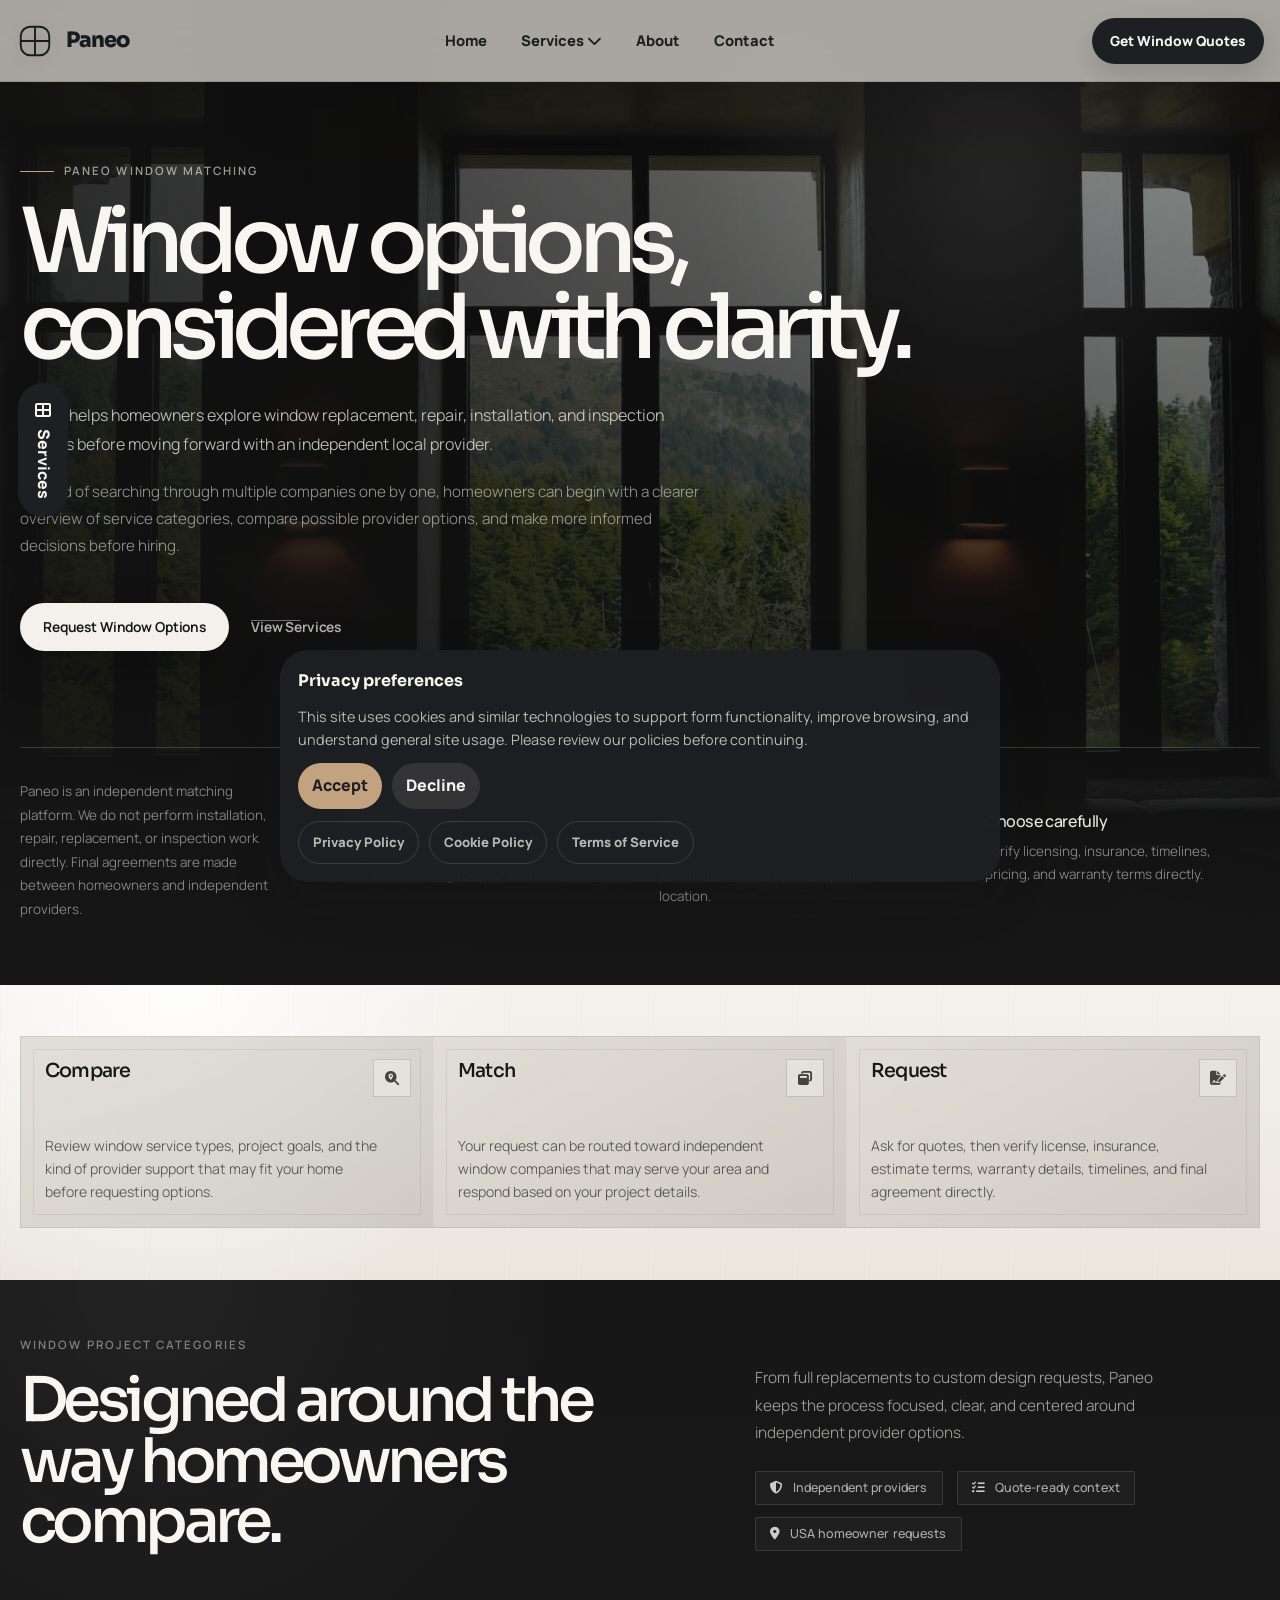
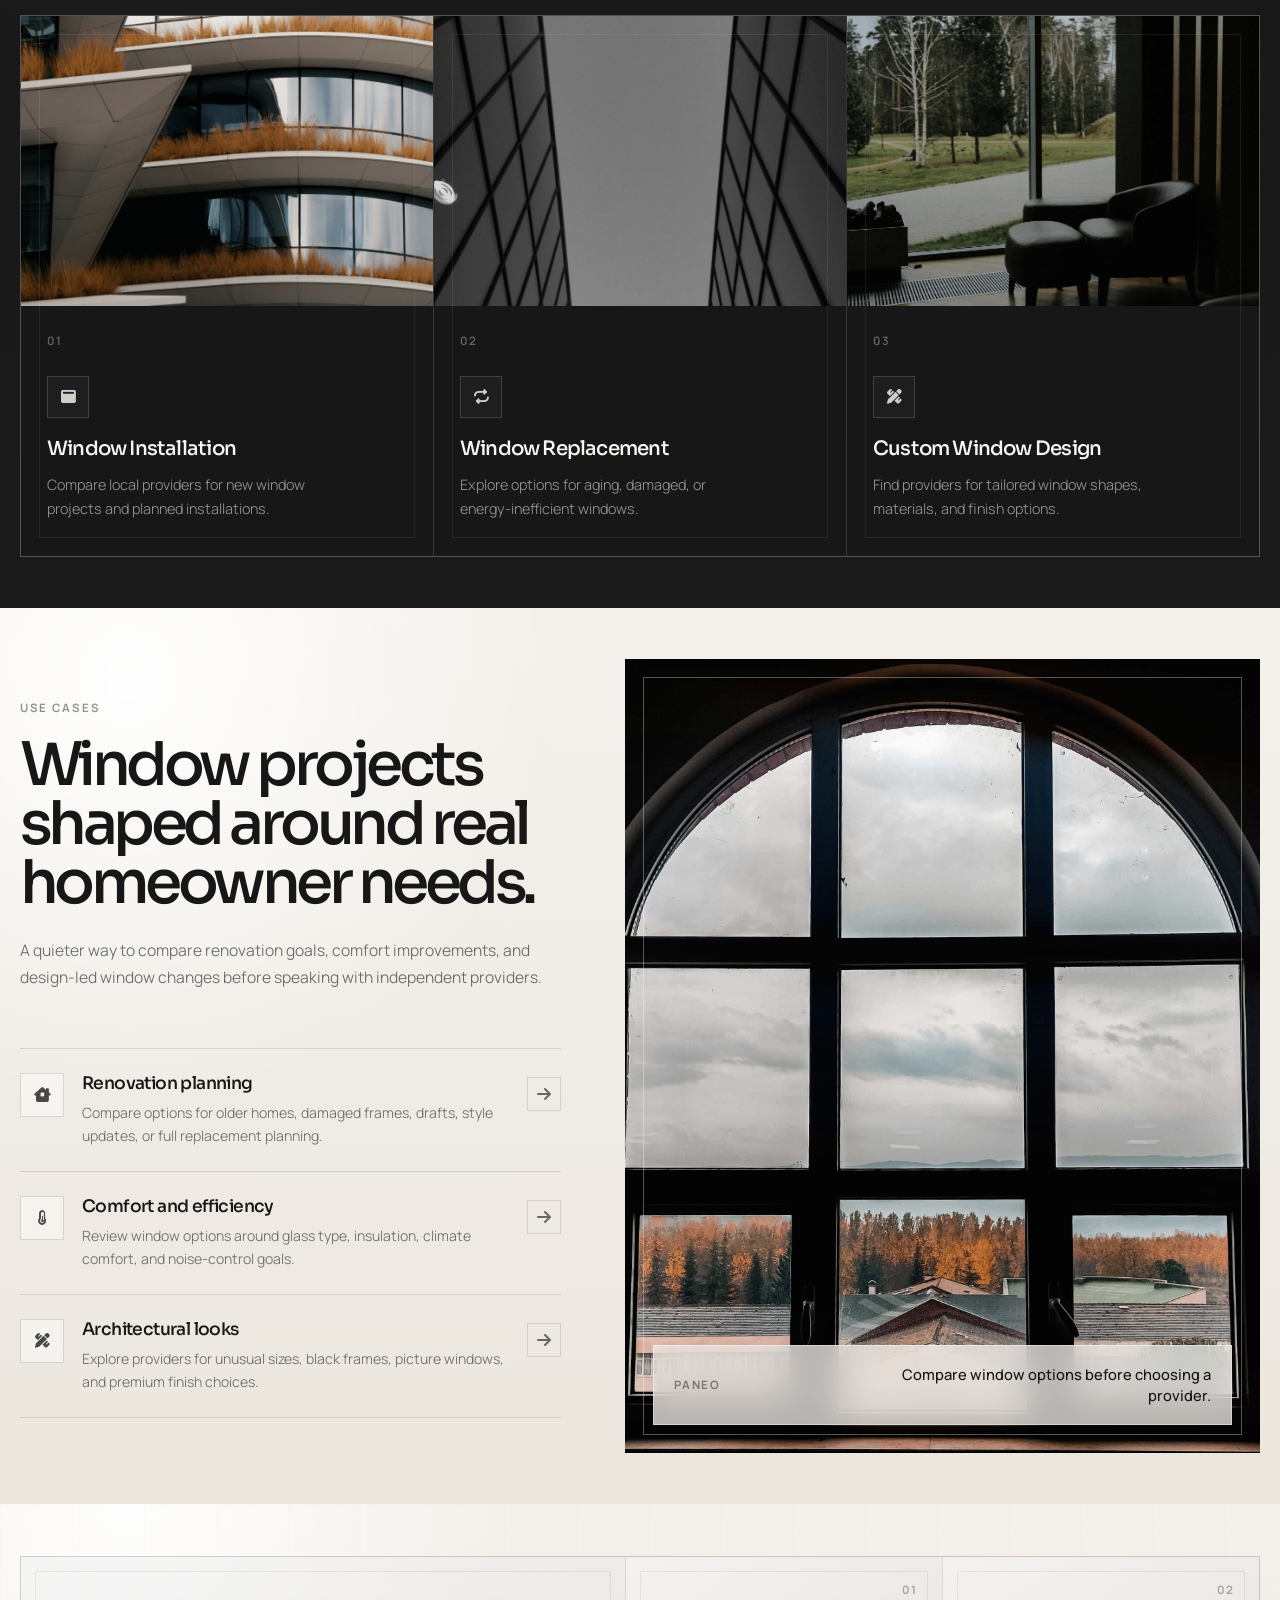
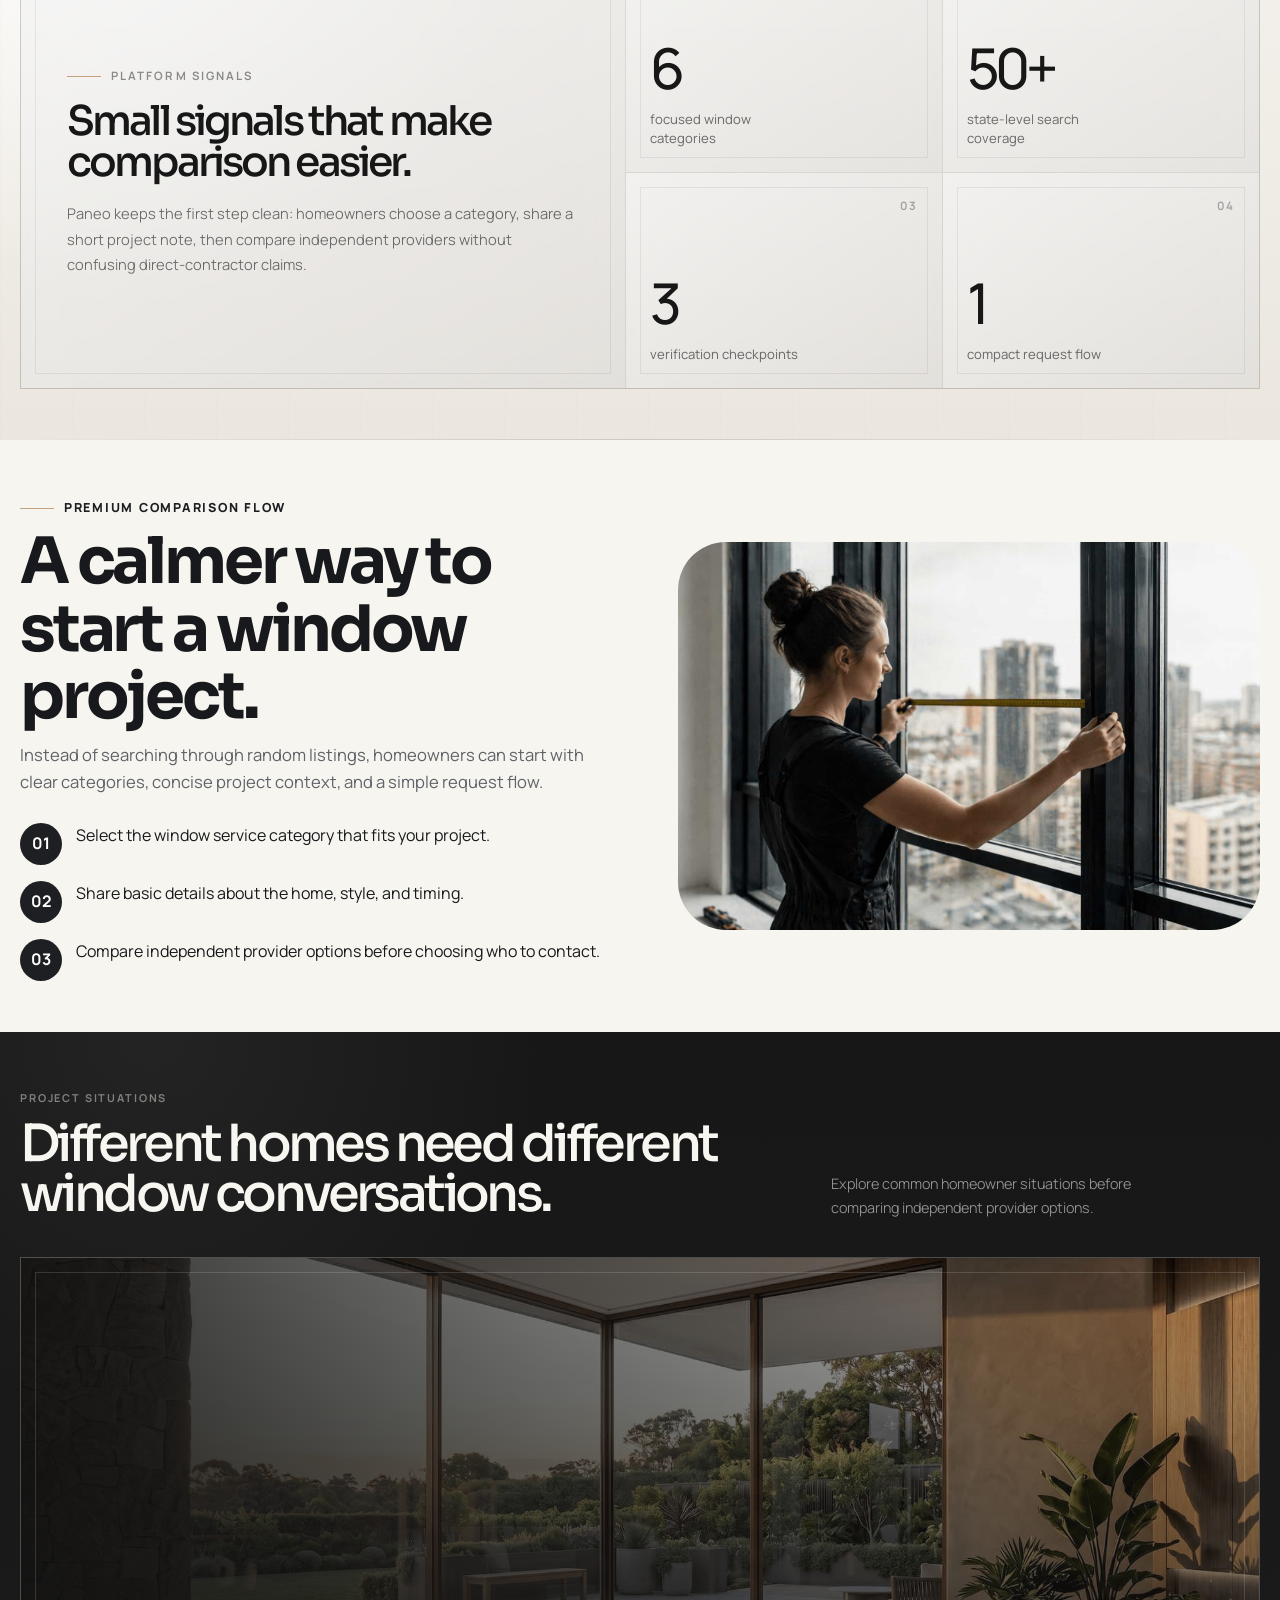
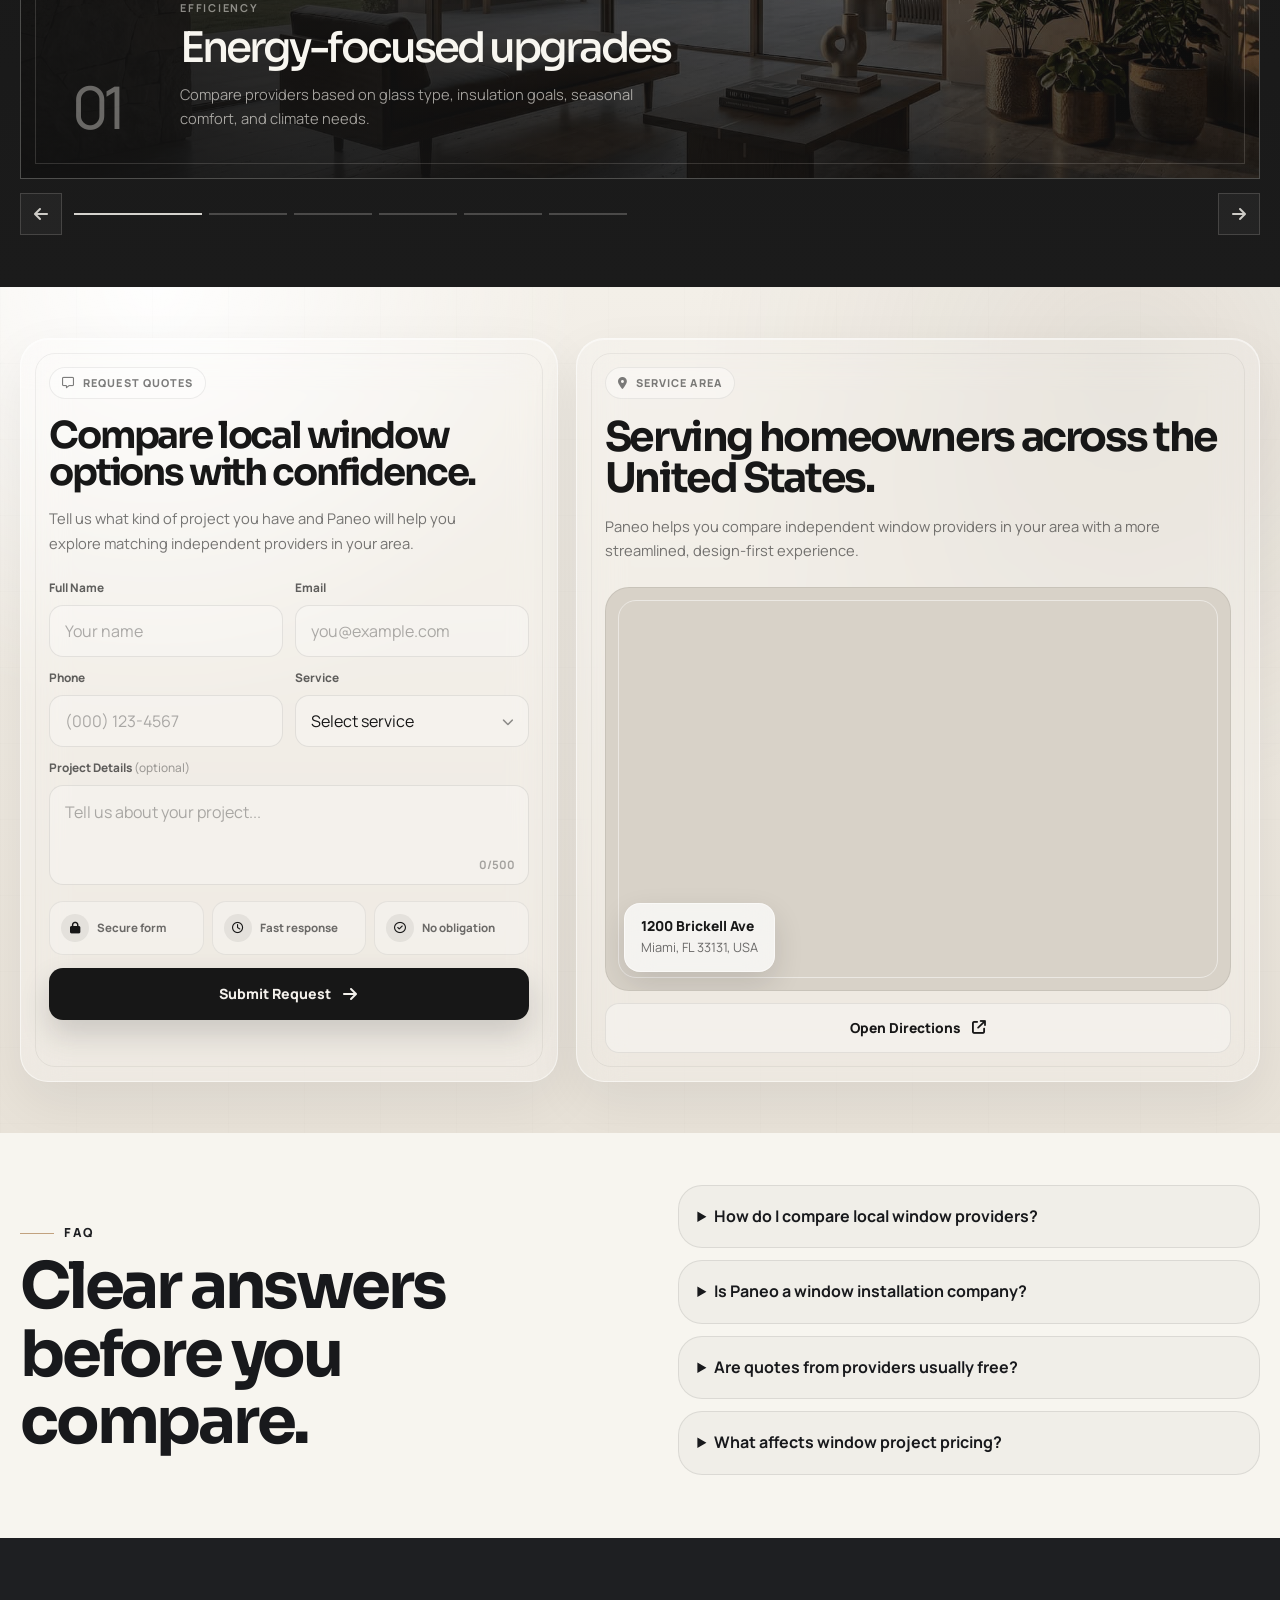
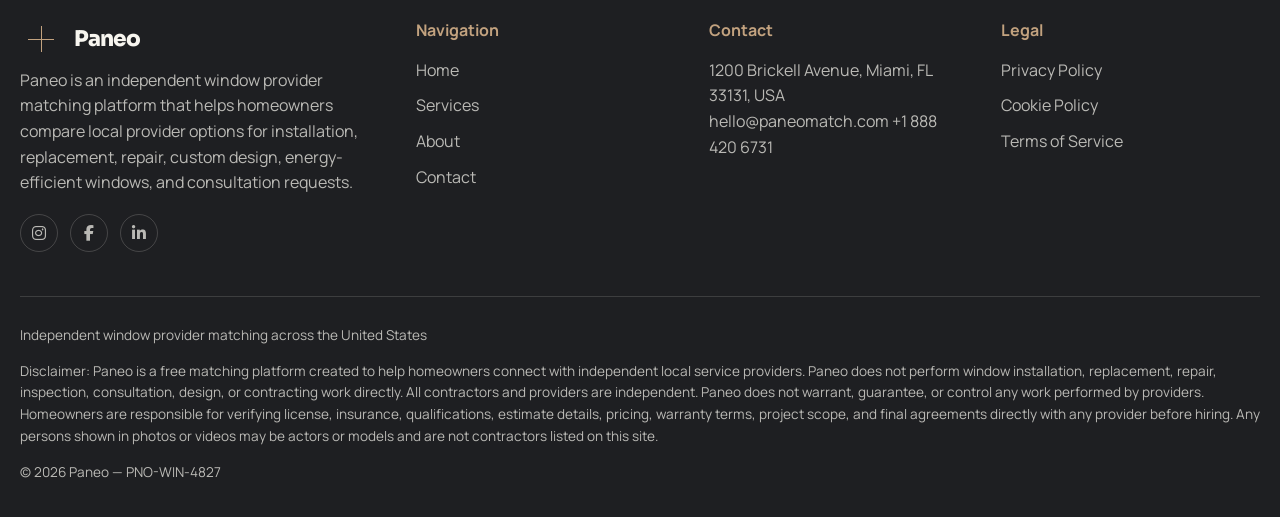
<file: index.html>
<!DOCTYPE html>
<html lang="en">

<head>
    <meta charset="UTF-8">
    <meta name="viewport" content="width=device-width, initial-scale=1.0">
    <title>Paneo | Compare Local Window Providers</title>

    <meta name="description"
        content="Paneo helps homeowners compare local window providers for installation, replacement, repair, custom design, energy-efficient windows, and consultations.">

    <link rel="icon" href="favicon.svg" type="image/svg+xml">

    
    <link
        href="https://fonts.googleapis.com/css2?family=Manrope:wght@400;500;600;700;800&family=Sora:wght@500;600;700;800&display=swap"
        rel="stylesheet">

    
    <link rel="stylesheet" href="https://cdnjs.cloudflare.com/ajax/libs/font-awesome/6.5.0/css/all.min.css">

    
    <link rel="stylesheet" href="https://cdn.jsdelivr.net/npm/swiper@11/swiper-bundle.min.css" />

    
    <link rel="stylesheet" href="https://unpkg.com/aos@2.3.1/dist/aos.css">

    
    <link rel="stylesheet" href="css/style.css">
</head>

<body>
    <a class="skip-link" href="#main">Skip to content</a>

    
    <header class="site-header">
        <div class="header-inner">
            <a class="logo logo-premium-simple" href="index.html" aria-label="Paneo home">
                <svg class="logo-icon" viewBox="0 0 48 48" fill="none">
                    <rect x="6" y="6" width="36" height="36" rx="12" />
                    <line x1="24" y1="6" x2="24" y2="42" />
                    <line x1="6" y1="24" x2="42" y2="24" />
                </svg>

                <span class="logo-text">Paneo</span>
            </a>

            <nav class="desktop-nav" aria-label="Main navigation">
                <a href="index.html">Home</a>

                <div class="nav-dropdown">
                    <button class="nav-dropdown-toggle" type="button" aria-expanded="false">
                        Services <i class="fa-solid fa-chevron-down"></i>
                    </button>

                    <div class="services-dropdown" data-services-dropdown></div>
                </div>

                <a href="about.html">About</a>
                <a href="contact.html">Contact</a>
            </nav>

            <div class="header-actions">
                <a class="btn btn-primary" href="tel:+18884206731" data-phone>
                    Get Window Quotes
                </a>

                <button class="mobile-menu-toggle" type="button" data-menu-toggle aria-label="Open menu"
                    aria-expanded="false">
                    <i class="fa-solid fa-bars"></i>
                </button>
            </div>
        </div>
    </header>

    
    <div class="mobile-menu" data-mobile-menu aria-hidden="true">
        <div class="mobile-menu-inner">
            <nav class="mobile-nav" aria-label="Mobile navigation">
                <a href="index.html">Home</a>

                <button class="mobile-services-toggle" type="button" data-mobile-services-toggle aria-expanded="false">
                    Services <i class="fa-solid fa-plus"></i>
                </button>

                <div class="mobile-services-list" data-mobile-services-list></div>

                <a href="about.html">About</a>
                <a href="contact.html">Contact</a>
            </nav>

            <div class="mobile-contact">
                <a href="tel:+18884206731" data-phone-number>+1 888 420 6731</a>
                <a href="mailto:hello@paneomatch.com" data-email-link data-email>hello@paneomatch.com</a>
                <span data-address>1200 Brickell Avenue, Miami, FL 33131, USA</span>
            </div>
        </div>
    </div>

    <a class="sticky-service-btn" href="services.html">
        <i class="fa-solid fa-table-cells-large"></i>
        Services
    </a>

    <main id="main">
        
        <section class="home-hero">
            <div class="hero-bg">
                <img src="images/home/home-hero.jpg" alt="Bright modern interior with elegant large windows">
            </div>

            <div class="hero-overlay"></div>

            <div class="container">
                <div class="hero-grid">
                    <div class="hero-content reveal-up">
                        <span class="eyebrow">Paneo Window Matching</span>

                        <h1>
                            Window options, considered with clarity.
                        </h1>

                        <p class="lead">
                            Paneo helps homeowners explore window replacement, repair,
                            installation, and inspection options before moving forward
                            with an independent local provider.
                        </p>

                        <p class="hero-subtext">
                            Instead of searching through multiple companies one by one,
                            homeowners can begin with a clearer overview of service categories,
                            compare possible provider options, and make more informed decisions
                            before hiring.
                        </p>

                        <div class="hero-actions">
                            <a class="btn btn-primary" href="contact.html">
                                Request Window Options
                            </a>

                            <a class="btn btn-outline" href="services.html">
                                View Services
                            </a>
                        </div>
                    </div>
                </div>

                <div class="home-hero-meta reveal-up">
                    <p class="home-hero-meta-note">
                        Paneo is an independent matching platform. We do not perform
                        installation, repair, replacement, or inspection work directly.
                        Final agreements are made between homeowners and independent providers.
                    </p>

                    <div class="home-hero-meta-item">
                        <span>01</span>
                        <strong>Define the project</strong>
                        <p>Start with the type of window service you are considering for your home.</p>
                    </div>

                    <div class="home-hero-meta-item">
                        <span>02</span>
                        <strong>Compare options</strong>
                        <p>Review independent provider possibilities that may serve your location.</p>
                    </div>

                    <div class="home-hero-meta-item">
                        <span>03</span>
                        <strong>Choose carefully</strong>
                        <p>Verify licensing, insurance, timelines, pricing, and warranty terms directly.</p>
                    </div>
                </div>
            </div>
        </section>

        
        <section class="home-strip section">
            <div class="container strip-grid">
                <div class="strip-item reveal-up">
                    <i class="fa-solid fa-magnifying-glass-location"></i>
                    <h3>Compare</h3>
                    <p>
                        Review window service types, project goals, and the kind of provider support
                        that may fit your home before requesting options.
                    </p>
                </div>

                <div class="strip-item reveal-up">
                    <i class="fa-solid fa-window-restore"></i>
                    <h3>Match</h3>
                    <p>
                        Your request can be routed toward independent window companies that may serve
                        your area and respond based on your project details.
                    </p>
                </div>

                <div class="strip-item reveal-up">
                    <i class="fa-solid fa-file-signature"></i>
                    <h3>Request</h3>
                    <p>
                        Ask for quotes, then verify license, insurance, estimate terms, warranty details,
                        timelines, and final agreement directly.
                    </p>
                </div>
            </div>
        </section>

        
        <section class="home-services section">
            <div class="container">
                <div class="home-services-head reveal-up">
                    <div class="home-services-head__left">
                        <span class="home-services-kicker">Window project categories</span>
                        <h2>Designed around the way homeowners compare.</h2>
                    </div>

                    <div class="home-services-head__right">
                        <p class="home-services-lead">
                            From full replacements to custom design requests, Paneo keeps the
                            process focused, clear, and centered around independent provider options.
                        </p>

                        <div class="home-services-meta">
                            <span><i class="fa-solid fa-shield-halved"></i> Independent providers</span>
                            <span><i class="fa-solid fa-list-check"></i> Quote-ready context</span>
                            <span><i class="fa-solid fa-location-dot"></i> USA homeowner requests</span>
                        </div>
                    </div>
                </div>

                <div class="home-services-grid">
                    <a class="home-service-card reveal-up" href="window-installation.html">
                        <div class="home-service-card__image">
                            <img src="images/service-pages/custom-window-detail.jpg" alt="Modern window installation project">
                        </div>

                        <div class="home-service-card__content">
                            <span class="home-service-card__number">01</span>
                            <i class="fa-solid fa-window-maximize"></i>
                            <h3>Window Installation</h3>
                            <p>Compare local providers for new window projects and planned installations.</p>
                        </div>
                    </a>

                    <a class="home-service-card reveal-up" href="window-replacement.html">
                        <div class="home-service-card__image">
                            <img src="images/services/window-replacement.jpg" alt="Premium window replacement">
                        </div>

                        <div class="home-service-card__content">
                            <span class="home-service-card__number">02</span>
                            <i class="fa-solid fa-repeat"></i>
                            <h3>Window Replacement</h3>
                            <p>Explore options for aging, damaged, or energy-inefficient windows.</p>
                        </div>
                    </a>

                    <a class="home-service-card reveal-up" href="custom-window-design.html">
                        <div class="home-service-card__image">
                            <img src="images/services/custom-window-design.jpg"
                                alt="Custom architectural window design">
                        </div>

                        <div class="home-service-card__content">
                            <span class="home-service-card__number">03</span>
                            <i class="fa-solid fa-pen-ruler"></i>
                            <h3>Custom Window Design</h3>
                            <p>Find providers for tailored window shapes, materials, and finish options.</p>
                        </div>
                    </a>
                </div>
            </div>
        </section>


        
        <section class="home-usecases section">
            <div class="container">
                <div class="home-usecases-grid">

                    <div class="home-usecases-content reveal-up">
                        <span class="home-usecases-kicker">Use cases</span>

                        <h2>
                            Window projects shaped around real homeowner needs.
                        </h2>

                        <p class="home-usecases-lead">
                            A quieter way to compare renovation goals, comfort improvements,
                            and design-led window changes before speaking with independent providers.
                        </p>

                        <div class="home-usecases-list">
                            <a class="home-usecase-item" href="window-replacement.html">
                                <div class="home-usecase-icon">
                                    <i class="fa-solid fa-house-chimney-window"></i>
                                </div>

                                <div>
                                    <h3>Renovation planning</h3>
                                    <p>
                                        Compare options for older homes, damaged frames, drafts,
                                        style updates, or full replacement planning.
                                    </p>
                                </div>

                                <span class="home-usecase-arrow">
                                    <i class="fa-solid fa-arrow-right"></i>
                                </span>
                            </a>

                            <a class="home-usecase-item" href="energy-efficient-windows.html">
                                <div class="home-usecase-icon">
                                    <i class="fa-solid fa-temperature-half"></i>
                                </div>

                                <div>
                                    <h3>Comfort and efficiency</h3>
                                    <p>
                                        Review window options around glass type, insulation,
                                        climate comfort, and noise-control goals.
                                    </p>
                                </div>

                                <span class="home-usecase-arrow">
                                    <i class="fa-solid fa-arrow-right"></i>
                                </span>
                            </a>

                            <a class="home-usecase-item" href="custom-window-design.html">
                                <div class="home-usecase-icon">
                                    <i class="fa-solid fa-pen-ruler"></i>
                                </div>

                                <div>
                                    <h3>Architectural looks</h3>
                                    <p>
                                        Explore providers for unusual sizes, black frames,
                                        picture windows, and premium finish choices.
                                    </p>
                                </div>

                                <span class="home-usecase-arrow">
                                    <i class="fa-solid fa-arrow-right"></i>
                                </span>
                            </a>
                        </div>
                    </div>

                    <div class="home-usecases-media reveal-up">
                        <img src="images/home/usecases-window.jpg"
                            alt="Elegant modern interior with large premium windows">

                        <div class="home-usecases-media-note">
                            <span>Paneo</span>
                            <strong>Compare window options before choosing a provider.</strong>
                        </div>
                    </div>

                </div>
            </div>
        </section>

        <section class="metric-strip section">
            <div class="container metric-grid">
                <div class="metric-copy reveal-up">
                    <span class="eyebrow">Platform signals</span>
                    <h2>Small signals that make comparison easier.</h2>
                    <p>
                        Paneo keeps the first step clean: homeowners choose a category,
                        share a short project note, then compare independent providers
                        without confusing direct-contractor claims.
                    </p>
                </div>

                <div class="metric-tile reveal-up">
                    <em>01</em>
                    <strong data-count-to="6">0</strong>
                    <span>focused window categories</span>
                </div>

                <div class="metric-tile reveal-up">
                    <em>02</em>
                    <strong data-count-to="50" data-count-suffix="+">0</strong>
                    <span>state-level search coverage</span>
                </div>

                <div class="metric-tile reveal-up">
                    <em>03</em>
                    <strong data-count-to="3">0</strong>
                    <span>verification checkpoints</span>
                </div>

                <div class="metric-tile reveal-up">
                    <em>04</em>
                    <strong data-count-to="1">0</strong>
                    <span>compact request flow</span>
                </div>
            </div>
        </section>

        
        <section class="home-experience section">
            <div class="container experience-grid">
                <div class="experience-copy reveal-up">
                    <span class="eyebrow">Premium comparison flow</span>
                    <h2>A calmer way to start a window project.</h2>
                    <p class="lead">
                        Instead of searching through random listings, homeowners can start with
                        clear categories, concise project context, and a simple request flow.
                    </p>

                    <div class="experience-list">
                        <div>
                            <span>01</span>
                            <p>Select the window service category that fits your project.</p>
                        </div>
                        <div>
                            <span>02</span>
                            <p>Share basic details about the home, style, and timing.</p>
                        </div>
                        <div>
                            <span>03</span>
                            <p>Compare independent provider options before choosing who to contact.</p>
                        </div>
                    </div>
                </div>

                <div class="experience-visual reveal-up">
                    <img src="images/services/window-repair.jpg" alt="Close-up of modern window frame">
                </div>
            </div>
        </section>

        
        <section class="home-slider section">
            <div class="container">
                <div class="home-slider-head reveal-up">
                    <div>
                        <span class="home-slider-kicker">Project situations</span>
                        <h2>Different homes need different window conversations.</h2>
                    </div>

                    <p>
                        Explore common homeowner situations before comparing independent provider options.
                    </p>
                </div>

                <div class="home-slider-frame reveal-up">
                    <div class="swiper homeProjectSwiper">
                        <div class="swiper-wrapper">

                            <div class="swiper-slide project-slide">
                                <img src="images/home/slider-energy-windows.jpg" alt="Energy efficient windows">

                                <div class="project-slide-overlay"></div>

                                <div class="project-slide-content">
                                    <span class="project-slide-number">01</span>

                                    <div>
                                        <span class="project-slide-label">Efficiency</span>
                                        <h3>Energy-focused upgrades</h3>
                                        <p>
                                            Compare providers based on glass type, insulation goals,
                                            seasonal comfort, and climate needs.
                                        </p>
                                    </div>
                                </div>
                            </div>

                            <div class="swiper-slide project-slide">
                                <img src="images/contact/contact-note-bg.jpg" alt="Window repair detail">

                                <div class="project-slide-overlay"></div>

                                <div class="project-slide-content">
                                    <span class="project-slide-number">02</span>

                                    <div>
                                        <span class="project-slide-label">Condition</span>
                                        <h3>Repair or replace?</h3>
                                        <p>
                                            Review providers who may evaluate seals, frames,
                                            glass damage, hardware, and replacement timing.
                                        </p>
                                    </div>
                                </div>
                            </div>

                            <div class="swiper-slide project-slide">
                                <img src="images/home/slider-custom-window.jpg" alt="Custom window design">

                                <div class="project-slide-overlay"></div>

                                <div class="project-slide-content">
                                    <span class="project-slide-number">03</span>

                                    <div>
                                        <span class="project-slide-label">Design</span>
                                        <h3>Architectural windows</h3>
                                        <p>
                                            Explore companies offering unusual sizes, shapes,
                                            materials, dark frames, and premium finishes.
                                        </p>
                                    </div>
                                </div>
                            </div>

                            <div class="swiper-slide project-slide">
                                <img src="images/home/slider-insulation-window.jpg" alt="Insulation window detail">

                                <div class="project-slide-overlay"></div>

                                <div class="project-slide-content">
                                    <span class="project-slide-number">04</span>

                                    <div>
                                        <span class="project-slide-label">Insulation</span>
                                        <h3>Insulation options</h3>
                                        <p>
                                            Compare providers based on insulation type, R-value,
                                            and seasonal comfort needs.
                                        </p>
                                    </div>
                                </div>
                            </div>

                            <div class="swiper-slide project-slide">
                                <img src="images/home/slider-privacy-window.jpg" alt="Privacy window detail">

                                <div class="project-slide-overlay"></div>

                                <div class="project-slide-content">
                                    <span class="project-slide-number">05</span>

                                    <div>
                                        <span class="project-slide-label">Privacy</span>                                      
                                        <h3>Privacy-focused upgrades</h3>
                                        <p> 
                                            Compare providers based on privacy needs, glass type,
                                            and seasonal comfort.
                                        </p>
                                    </div>
                                </div>
                            </div>

                            <div class="swiper-slide project-slide">
                                <img src="images/home/slider-till-window.jpg" alt="Privacy window detail">

                                <div class="project-slide-overlay"></div>

                                <div class="project-slide-content">
                                    <span class="project-slide-number">06</span>

                                    <div>
                                    <span class="project-slide-label">Style</span>
                                    <h3>Tilt-and-turn windows</h3>
                                    <p>
                                        Compare providers for flexible opening systems, clean profiles,
                                        ventilation comfort, and modern European-style window solutions.
                                    </p>
                                    </div>
                                </div>
                            </div>

                        </div>
                    </div>

                    <div class="home-slider-controls">
                        <button class="home-slider-btn home-slider-prev" type="button" aria-label="Previous slide">
                            <i class="fa-solid fa-arrow-left"></i>
                        </button>

                        <div class="swiper-pagination home-slider-pagination"></div>

                        <button class="home-slider-btn home-slider-next" type="button" aria-label="Next slide">
                            <i class="fa-solid fa-arrow-right"></i>
                        </button>
                    </div>
                </div>
            </div>
        </section>

        
<section class="home-contact section" id="contact">
    <div class="container">
        <div class="home-contact-grid">

            
            <div class="home-contact-card home-contact-form-card">
                <div class="home-contact-card-inner">
                    <div class="home-contact-top">
                        <span class="home-contact-kicker">
                            <i class="fa-regular fa-message"></i>
                            Request quotes
                        </span>

                        <h2>Compare local window options with confidence.</h2>

                        <p class="home-contact-text">
                            Tell us what kind of project you have and Paneo will help you
                            explore matching independent providers in your area.
                        </p>
                    </div>

                    <form class="home-contact-form" data-lead-form>
                        <div class="home-contact-form-grid">
                            <label class="home-contact-field">
                                <span>Full Name</span>
                                <input type="text" name="name" placeholder="Your name" required>
                            </label>

                            <label class="home-contact-field">
                                <span>Email</span>
                                <input type="email" name="email" placeholder="you@example.com" required>
                            </label>

                            <label class="home-contact-field">
                                <span>Phone</span>
                                <input type="tel" name="phone" placeholder="(000) 123-4567" required>
                            </label>

                            <label class="home-contact-field home-contact-select">
                                <span>Service</span>
                                <select name="service" required>
                                    <option value="">Select service</option>
                                    <option>Window Installation</option>
                                    <option>Window Replacement</option>
                                    <option>Window Repair</option>
                                    <option>Custom Window Design</option>
                                    <option>Energy-Efficient Windows</option>
                                    <option>Window Consultation</option>
                                </select>
                                <i class="fa-solid fa-chevron-down"></i>
                            </label>

                            <label class="home-contact-field home-contact-field-wide">
                                <span>Project Details <em>(optional)</em></span>
                                <textarea name="message" maxlength="500"
                                    placeholder="Tell us about your project..."></textarea>
                                <small>0/500</small>
                            </label>
                        </div>

                        <div class="home-contact-bottom">
                            <div class="home-contact-trust">
                                <div>
                                    <i class="fa-solid fa-lock"></i>
                                    <span>Secure form</span>
                                </div>
                                <div>
                                    <i class="fa-regular fa-clock"></i>
                                    <span>Fast response</span>
                                </div>
                                <div>
                                    <i class="fa-regular fa-circle-check"></i>
                                    <span>No obligation</span>
                                </div>
                            </div>

                            <button class="home-contact-submit" type="submit">
                                Submit Request
                                <i class="fa-solid fa-arrow-right"></i>
                            </button>

                            <p class="form-message" data-form-message></p>
                        </div>
                    </form>
                </div>
            </div>

            
            <div class="home-contact-card home-contact-map-card-wrap">
                <div class="home-contact-card-inner">
                    <div class="home-contact-map-head">
                        <span class="home-contact-kicker">
                            <i class="fa-solid fa-location-dot"></i>
                            Service area
                        </span>

                        <h3>Serving homeowners across the United States.</h3>

                        <p>
                            Paneo helps you compare independent window providers
                            in your area with a more streamlined, design-first experience.
                        </p>
                    </div>

                <div class="home-contact-map-box">
                    <iframe src="https://www.google.com/maps?q=1200%20Brickell%20Avenue%20Miami%20FL%2033131%20USA&output=embed"
                        loading="lazy" referrerpolicy="no-referrer-when-downgrade" title="Paneo location map">
                    </iframe>
                
                    <div class="home-contact-map-overlay">
                        <div class="home-contact-address">
                            <strong>1200 Brickell Ave</strong>
                            <span>Miami, FL 33131, USA</span>
                        </div>
                    </div>
                </div>

                    <div class="home-contact-map-footer">
                        <div class="home-contact-mini-stats">
                            <div>
                                <strong>50+</strong>
                                <span>States</span>
                            </div>
                            <div>
                                <strong>10k+</strong>
                                <span>Providers</span>
                            </div>
                            <div>
                                <strong>100%</strong>
                                <span>Independent</span>
                            </div>
                        </div>

                        <a class="home-contact-map-link"
                            href="https://www.google.com/maps?q=1200%20Brickell%20Avenue%20Miami%20FL%2033131%20USA"
                            target="_blank">
                            Open Directions
                            <i class="fa-solid fa-arrow-up-right-from-square"></i>
                        </a>
                    </div>
                </div>
            </div>

        </div>
    </div>
</section>

        
        <section class="home-faq section">
            <div class="container faq-grid">
                <div class="section-header reveal-up">
                    <div class="section-header__main">
                        <span class="eyebrow">FAQ</span>
                        <h2>Clear answers before you compare.</h2>
                    </div>
                </div>

                <div class="faq-list reveal-up">
                    <details>
                        <summary>How do I compare local window providers?</summary>
                        <p>Start by choosing a service category, then request provider options based on your project
                            type, location, timing, and window preferences.</p>
                    </details>

                    <details>
                        <summary>Is Paneo a window installation company?</summary>
                        <p>No. Paneo is an independent matching platform. Contractors and providers are independent, and
                            homeowners choose who they contact or hire.</p>
                    </details>

                    <details>
                        <summary>Are quotes from providers usually free?</summary>
                        <p>Many providers offer free estimates, but quote policies can vary. Homeowners should confirm
                            pricing and terms directly with each provider.</p>
                    </details>

                    <details>
                        <summary>What affects window project pricing?</summary>
                        <p>Pricing may depend on window size, glass type, frame material, quantity, labor, property
                            access, location, and the provider selected.</p>
                    </details>
                </div>
            </div>
        </section>
    </main>

    <footer class="site-footer"></footer>

    
    <script type="application/ld+json">
    {
        "@context": "https://schema.org",
        "@type": "FAQPage",
        "mainEntity": [
            {
                "@type": "Question",
                "name": "How do I compare local window providers?",
                "acceptedAnswer": {
                    "@type": "Answer",
                    "text": "Start by choosing a service category, then request provider options based on your project type, location, timing, and window preferences."
                }
            },
            {
                "@type": "Question",
                "name": "Is Paneo a window installation company?",
                "acceptedAnswer": {
                    "@type": "Answer",
                    "text": "No. Paneo is an independent matching platform. Contractors and providers are independent, and homeowners choose who they contact or hire."
                }
            },
            {
                "@type": "Question",
                "name": "Are quotes from providers usually free?",
                "acceptedAnswer": {
                    "@type": "Answer",
                    "text": "Many providers offer free estimates, but quote policies can vary. Homeowners should confirm pricing and terms directly with each provider."
                }
            },
            {
                "@type": "Question",
                "name": "What affects window project pricing?",
                "acceptedAnswer": {
                    "@type": "Answer",
                    "text": "Pricing may depend on window size, glass type, frame material, quantity, labor, property access, location, and the provider selected."
                }
            }
        ]
    }
    </script>

    <script src="https://cdn.jsdelivr.net/npm/swiper@11/swiper-bundle.min.js"></script>
    <script src="https://unpkg.com/aos@2.3.1/dist/aos.js"></script>

    <script src="js/config.js"></script>
    <script src="js/services-data.js"></script>
    <script src="js/main.js"></script>
    <script src="js/home.js"></script>
</body>

</html>
</file>
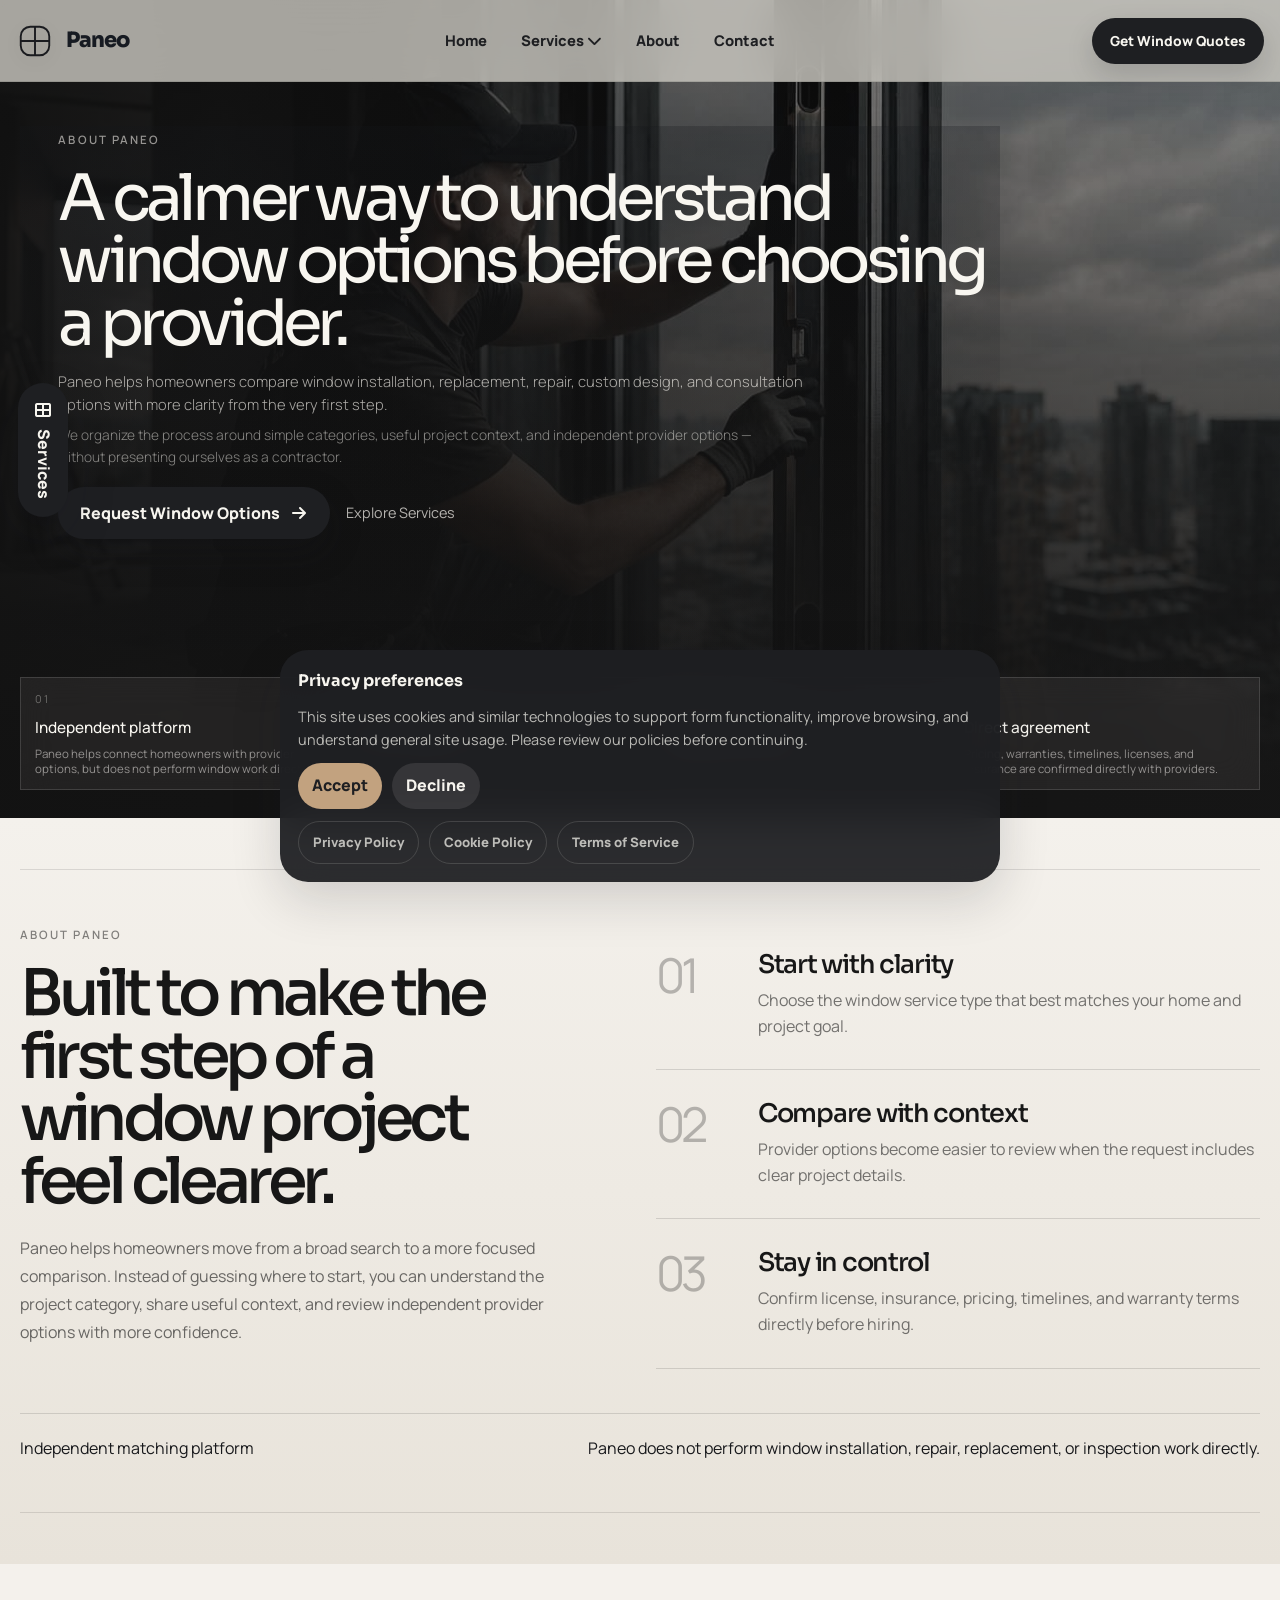
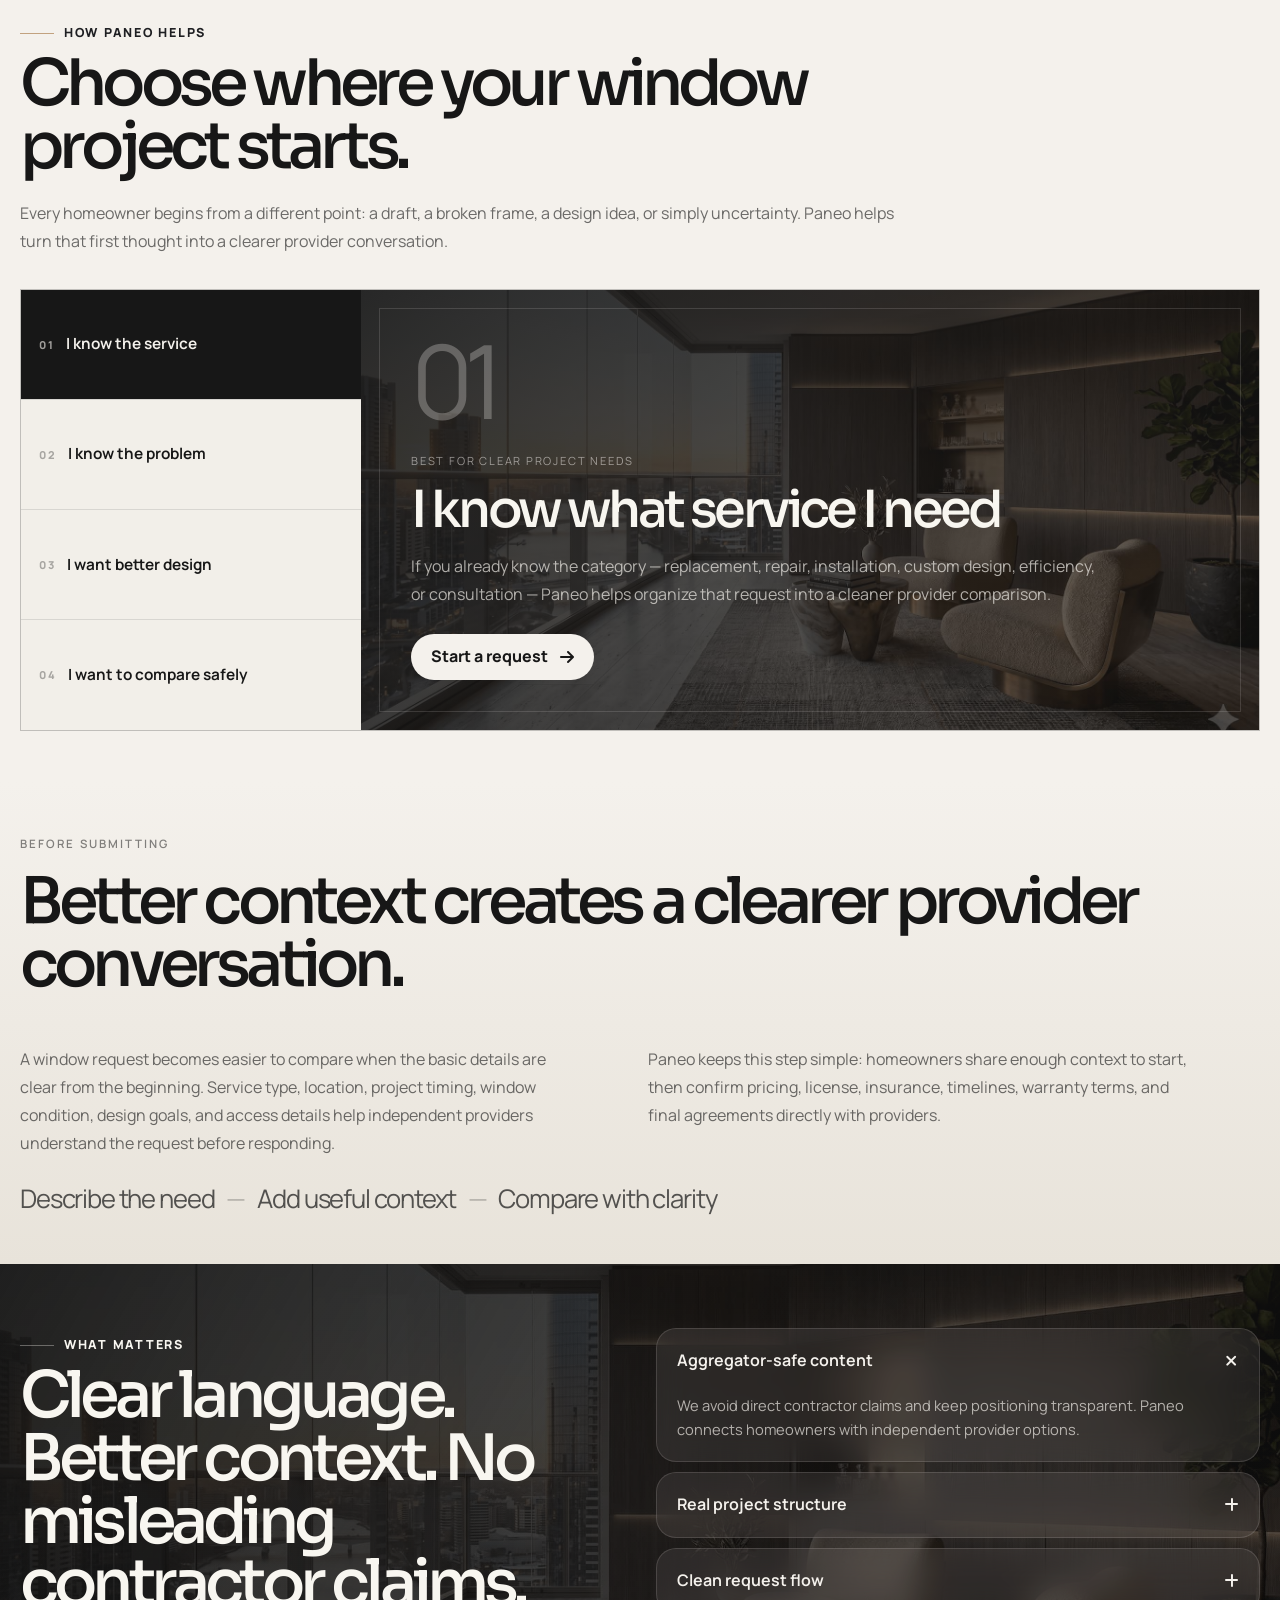
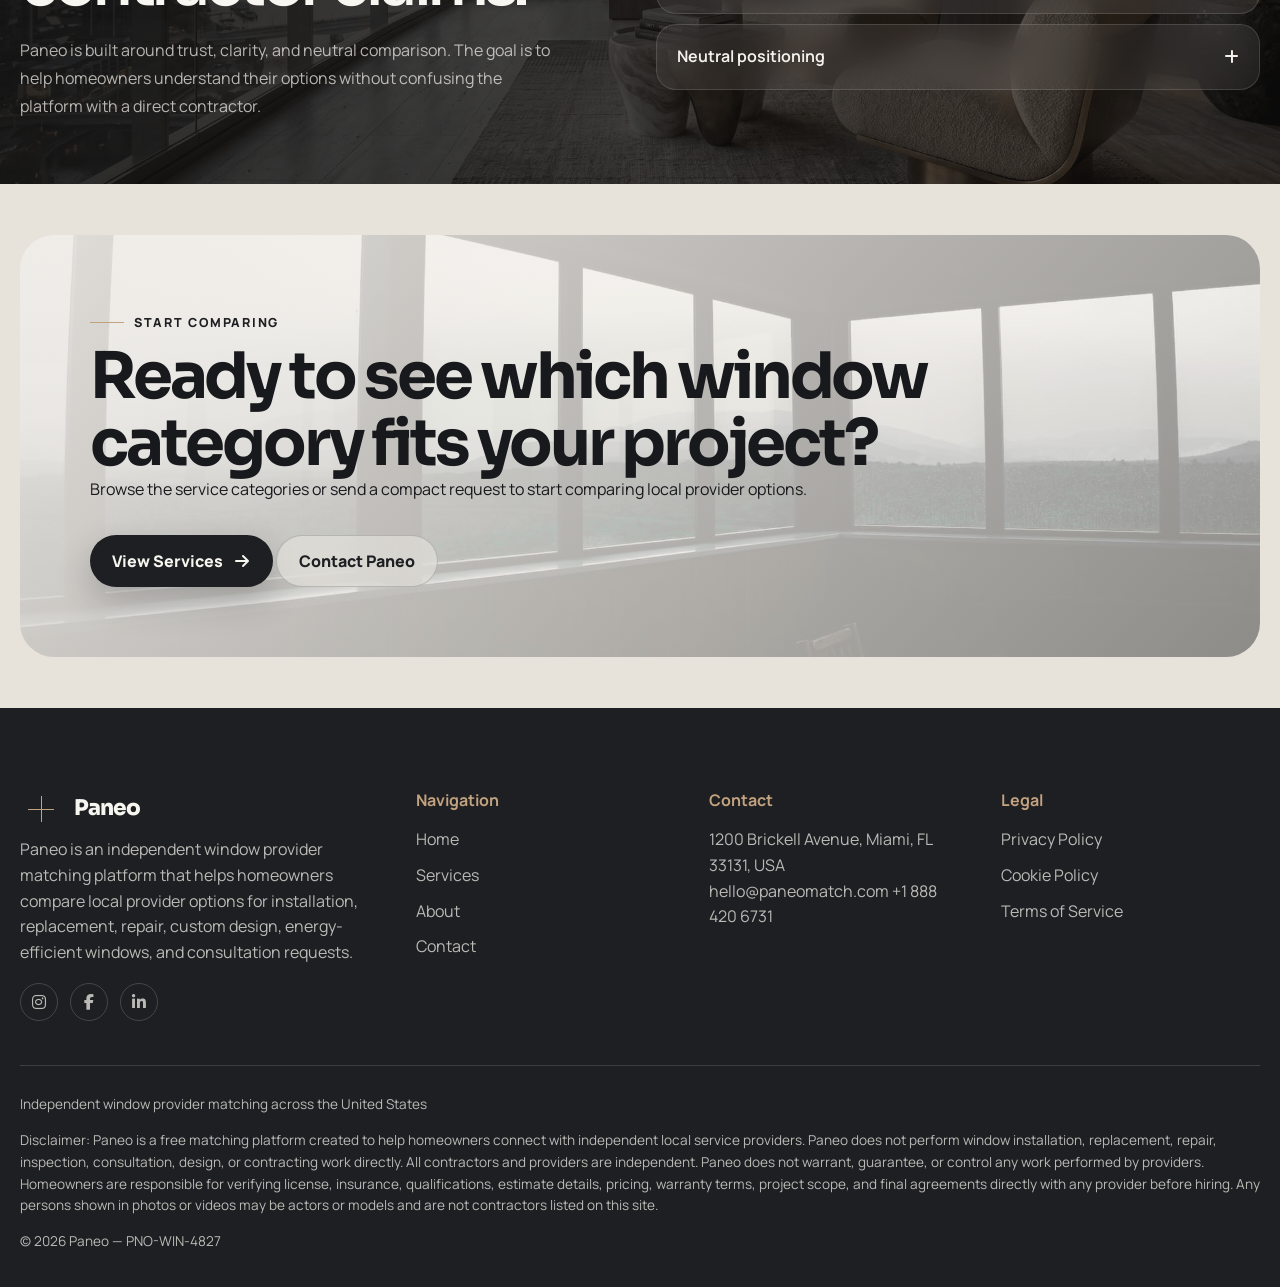
<file: about.html>
<!DOCTYPE html>
<html lang="en">

<head>
    <meta charset="UTF-8">
    <meta name="viewport" content="width=device-width, initial-scale=1.0">
    <title>About Paneo | Independent Window Provider Matching Platform</title>

    <meta name="description"
        content="Learn how Paneo helps homeowners compare independent local window providers for installation, replacement, repair, custom design, and consultation requests.">

    <link rel="icon" href="favicon.svg" type="image/svg+xml">

    <link
        href="https://fonts.googleapis.com/css2?family=Manrope:wght@400;500;600;700;800&family=Sora:wght@500;600;700;800&display=swap"
        rel="stylesheet">

    <link rel="stylesheet" href="https://cdnjs.cloudflare.com/ajax/libs/font-awesome/6.5.0/css/all.min.css">

    <link rel="stylesheet" href="css/style.css">
    <link rel="stylesheet" href="css/about.css">
</head>

<body class="about-page">
    <a class="skip-link" href="#main">Skip to content</a>

    <header class="site-header">
        <div class="header-inner">
            <a class="logo logo-premium-simple" href="index.html" aria-label="Paneo home">
                <svg class="logo-icon" viewBox="0 0 48 48" fill="none">
                    <rect x="6" y="6" width="36" height="36" rx="12" />
                    <line x1="24" y1="6" x2="24" y2="42" />
                    <line x1="6" y1="24" x2="42" y2="24" />
                </svg>
                <span class="logo-text">Paneo</span>
            </a>

            <nav class="desktop-nav" aria-label="Main navigation">
                <a href="index.html">Home</a>

                <div class="nav-dropdown">
                    <button class="nav-dropdown-toggle" type="button" aria-expanded="false">
                        Services <i class="fa-solid fa-chevron-down"></i>
                    </button>
                    <div class="services-dropdown" data-services-dropdown></div>
                </div>

                <a href="about.html">About</a>
                <a href="contact.html">Contact</a>
            </nav>

            <div class="header-actions">
                <a class="btn btn-primary" href="tel:+18884206731" data-phone>Get Window Quotes</a>

                <button class="mobile-menu-toggle" type="button" data-menu-toggle aria-label="Open menu"
                    aria-expanded="false">
                    <i class="fa-solid fa-bars"></i>
                </button>
            </div>
        </div>
    </header>

    <div class="mobile-menu" data-mobile-menu aria-hidden="true">
        <div class="mobile-menu-inner">
            <nav class="mobile-nav" aria-label="Mobile navigation">
                <a href="index.html">Home</a>

                <button class="mobile-services-toggle" type="button" data-mobile-services-toggle aria-expanded="false">
                    Services <i class="fa-solid fa-plus"></i>
                </button>

                <div class="mobile-services-list" data-mobile-services-list></div>

                <a href="about.html">About</a>
                <a href="contact.html">Contact</a>
            </nav>

            <div class="mobile-contact">
                <a href="tel:+18884206731" data-phone-number>+1 888 420 6731</a>
                <a href="mailto:hello@paneomatch.com" data-email-link data-email>hello@paneomatch.com</a>
                <span data-address>1200 Brickell Avenue, Miami, FL 33131, USA</span>
            </div>
        </div>
    </div>

    <a class="sticky-service-btn" href="services.html">
        <i class="fa-solid fa-table-cells-large"></i>
        Services
    </a>

    <main id="main">

        
        <section class="about-hero about-hero--gallery">
            <div class="about-hero-bg">
                <img src="images/about/about-hero.jpg" alt="Elegant modern home with large windows">
            </div>

            <div class="about-hero-overlay"></div>

            <div class="container about-hero-shell">
                <div class="about-hero-copy reveal-up">
                    <span class="about-hero-kicker">About Paneo</span>

                    <h1>A calmer way to understand window options before choosing a provider.</h1>

                    <p class="lead">
                        Paneo helps homeowners compare window installation, replacement, repair,
                        custom design, and consultation options with more clarity from the very first step.
                    </p>

                    <p class="about-hero-subtext">
                        We organize the process around simple categories, useful project context,
                        and independent provider options — without presenting ourselves as a contractor.
                    </p>

                    <div class="about-hero-actions">
                        <a class="btn btn-primary" href="contact.html">
                            Request Window Options
                            <i class="fa-solid fa-arrow-right"></i>
                        </a>

                        <a class="about-hero-link" href="services.html">
                            Explore Services
                        </a>
                    </div>
                </div>

                <div class="about-hero-gallery reveal-up">
                    <article>
                        <span>01</span>
                        <strong>Independent platform</strong>
                        <p>Paneo helps connect homeowners with provider options, but does not perform window work
                            directly.</p>
                    </article>

                    <article>
                        <span>02</span>
                        <strong>Clear comparison</strong>
                        <p>Explore common service categories before deciding which local companies to contact.</p>
                    </article>

                    <article>
                        <span>03</span>
                        <strong>Homeowner control</strong>
                        <p>Compare options, ask questions, and verify provider details before moving forward.</p>
                    </article>

                    <article>
                        <span>04</span>
                        <strong>Direct agreement</strong>
                        <p>Pricing, warranties, timelines, licenses, and insurance are confirmed directly with
                            providers.</p>
                    </article>
                </div>
            </div>
        </section>

        
        <section class="about-story about-story--split section">
            <div class="container about-story-split-shell">
                <div class="about-story-split-grid">
                    <div class="about-story-split-copy reveal-up">
                        <span class="about-story-eyebrow">About Paneo</span>

                        <h2>Built to make the first step of a window project feel clearer.</h2>

                        <p>
                            Paneo helps homeowners move from a broad search to a more focused comparison.
                            Instead of guessing where to start, you can understand the project category,
                            share useful context, and review independent provider options with more confidence.
                        </p>
                    </div>

                    <div class="about-story-split-list reveal-up">
                        <article>
                            <span>01</span>
                            <div>
                                <h3>Start with clarity</h3>
                                <p>Choose the window service type that best matches your home and project goal.</p>
                            </div>
                        </article>

                        <article>
                            <span>02</span>
                            <div>
                                <h3>Compare with context</h3>
                                <p>Provider options become easier to review when the request includes clear project
                                    details.</p>
                            </div>
                        </article>

                        <article>
                            <span>03</span>
                            <div>
                                <h3>Stay in control</h3>
                                <p>Confirm license, insurance, pricing, timelines, and warranty terms directly before
                                    hiring.</p>
                            </div>
                        </article>
                    </div>
                </div>

                <div class="about-story-split-footer reveal-up">
                    <span>Independent matching platform</span>
                    <p>Paneo does not perform window installation, repair, replacement, or inspection work directly.</p>
                </div>
            </div>
        </section>

        
        <section class="about-model about-path section">
            <div class="container about-path-shell">
                <div class="about-path-head reveal-up">
                    <span class="eyebrow">How Paneo helps</span>
                    <h2>Choose where your window project starts.</h2>
                    <p>
                        Every homeowner begins from a different point: a draft, a broken frame,
                        a design idea, or simply uncertainty. Paneo helps turn that first thought
                        into a clearer provider conversation.
                    </p>
                </div>

                <div class="about-path-grid reveal-up">
                    <div class="about-path-tabs">
                        <button class="about-path-tab is-active" type="button" data-title="I know what service I need"
                            data-text="If you already know the category — replacement, repair, installation, custom design, efficiency, or consultation — Paneo helps organize that request into a cleaner provider comparison."
                            data-meta="Best for clear project needs" data-number="01"
                            data-image="images/about/about-service.jpg">
                            <span>01</span>
                            <strong>I know the service</strong>
                        </button>

                        <button class="about-path-tab" type="button" data-title="I only know the problem"
                            data-text="Drafts, foggy glass, damaged frames, poor insulation, or outdated windows can point to different service paths. Paneo helps homeowners describe the issue before choosing who to contact."
                            data-meta="Best for uncertain projects" data-number="02"
                            data-image="images/home/slider-privacy-window.jpg">
                            <span>02</span>
                            <strong>I know the problem</strong>
                     
                        </button>

                        <button class="about-path-tab" type="button" data-title="I want a better design"
                            data-text="For homeowners focused on black frames, larger openings, custom shapes, modern profiles, or architectural glass, Paneo helps frame the request around style, materials, and finish expectations."
                            data-meta="Best for visual upgrades" data-number="03"
                            data-image="images/about/about-design.jpg">
                            <span>03</span>
                            <strong>I want better design</strong>
                            
                        </button>

                        <button class="about-path-tab" type="button" data-title="I want to compare safely"
                            data-text="Paneo keeps the first step neutral. Homeowners can compare options, then verify license, insurance, timelines, warranty terms, estimate details, and final pricing directly with providers."
                            data-meta="Best for careful decisions" data-number="04"
                            data-image="images/about/about-verify.jpg">
                            <span>04</span>
                            <strong>I want to compare safely</strong>
                           
                        </button>
                    </div>

                    <div class="about-path-preview">
                        <div class="about-path-bg">
                            <img id="pathImage" src="images/about/about-service.jpg"
                                alt="Modern window service planning">
                        </div>

                        <span class="about-path-preview-number" id="pathNumber">01</span>

                        <div>
                            <span class="about-path-preview-meta" id="pathMeta">Best for clear project needs</span>

                            <h3 id="pathTitle">I know what service I need</h3>

                            <p id="pathText">
                                If you already know the category — replacement, repair, installation,
                                custom design, efficiency, or consultation — Paneo helps organize that
                                request into a cleaner provider comparison.
                            </p>
                        </div>

                        <a href="contact.html" class="about-path-link">
                            Start a request
                            <i class="fa-solid fa-arrow-right"></i>
                        </a>
                    </div>
                </div>
            </div>
        </section>

        
        <section class="about-proof about-proof--editorial">
            <div class="container about-proof-editorial-shell">
                <div class="about-proof-editorial-copy reveal-up">
                    <span class="about-proof-eyebrow">Before submitting</span>

                    <h2>Better context creates a clearer provider conversation.</h2>

                    <div class="about-proof-text-grid">
                        <p>
                            A window request becomes easier to compare when the basic details are clear from the
                            beginning.
                            Service type, location, project timing, window condition, design goals, and access details
                            help
                            independent providers understand the request before responding.
                        </p>

                        <p>
                            Paneo keeps this step simple: homeowners share enough context to start, then confirm
                            pricing,
                            license, insurance, timelines, warranty terms, and final agreements directly with providers.
                        </p>
                    </div>
                </div>

                <div class="about-proof-editorial-strip reveal-up">
                    <span>Describe the need</span>
                    <em>—</em>
                    <span>Add useful context</span>
                    <em>—</em>
                    <span>Compare with clarity</span>
                </div>
            </div>
        </section>

        
        <section class="about-values about-values--accordion section">
            <div class="container values-accordion-layout">
                <div class="values-content reveal-up">
                    <span class="eyebrow">What matters</span>
                    <h2>Clear language. Better context. No misleading contractor claims.</h2>
                    <p>
                        Paneo is built around trust, clarity, and neutral comparison. The goal is to help
                        homeowners understand their options without confusing the platform with a direct contractor.
                    </p>
                </div>

                <div class="values-accordion reveal-up">
                    <div class="accordion-item active">
                        <button class="accordion-header" type="button">
                            <span>Aggregator-safe content</span>
                            <i class="fa-solid fa-plus"></i>
                        </button>
                        <div class="accordion-body">
                            <p>
                                We avoid direct contractor claims and keep positioning transparent.
                                Paneo connects homeowners with independent provider options.
                            </p>
                        </div>
                    </div>

                    <div class="accordion-item">
                        <button class="accordion-header" type="button">
                            <span>Real project structure</span>
                            <i class="fa-solid fa-plus"></i>
                        </button>
                        <div class="accordion-body">
                            <p>
                                Service pages are built around real homeowner needs:
                                replacement, repair, design upgrades, efficiency, and consultation.
                            </p>
                        </div>
                    </div>

                    <div class="accordion-item">
                        <button class="accordion-header" type="button">
                            <span>Clean request flow</span>
                            <i class="fa-solid fa-plus"></i>
                        </button>
                        <div class="accordion-body">
                            <p>
                                A simplified form helps homeowners describe the project clearly
                                before comparing provider options.
                            </p>
                        </div>
                    </div>

                    <div class="accordion-item">
                        <button class="accordion-header" type="button">
                            <span>Neutral positioning</span>
                            <i class="fa-solid fa-plus"></i>
                        </button>
                        <div class="accordion-body">
                            <p>
                                Paneo is not a contractor. Homeowners compare providers and verify
                                license, insurance, pricing, timelines, and warranties directly.
                            </p>
                        </div>
                    </div>
                </div>
            </div>
        </section>
        
        <section class="about-cta section">
            <div class="container">
                <div class="about-cta-card reveal-up">
                    <span class="eyebrow">Start comparing</span>
                    <h2>Ready to see which window category fits your project?</h2>
                    <p>
                        Browse the service categories or send a compact request to start comparing
                        local provider options.
                    </p>

                    <div class="about-cta-actions">
                        <a class="btn btn-primary" href="services.html">
                            View Services
                            <i class="fa-solid fa-arrow-right"></i>
                        </a>
                        <a class="btn btn-ghost" href="contact.html">Contact Paneo</a>
                    </div>
                </div>
            </div>
        </section>

    </main>

    <footer class="site-footer"></footer>

    <script src="js/config.js"></script>
    <script src="js/services-data.js"></script>
    <script src="js/main.js"></script>
    <script src="js/about.js"></script>
</body>

</html>
</file>
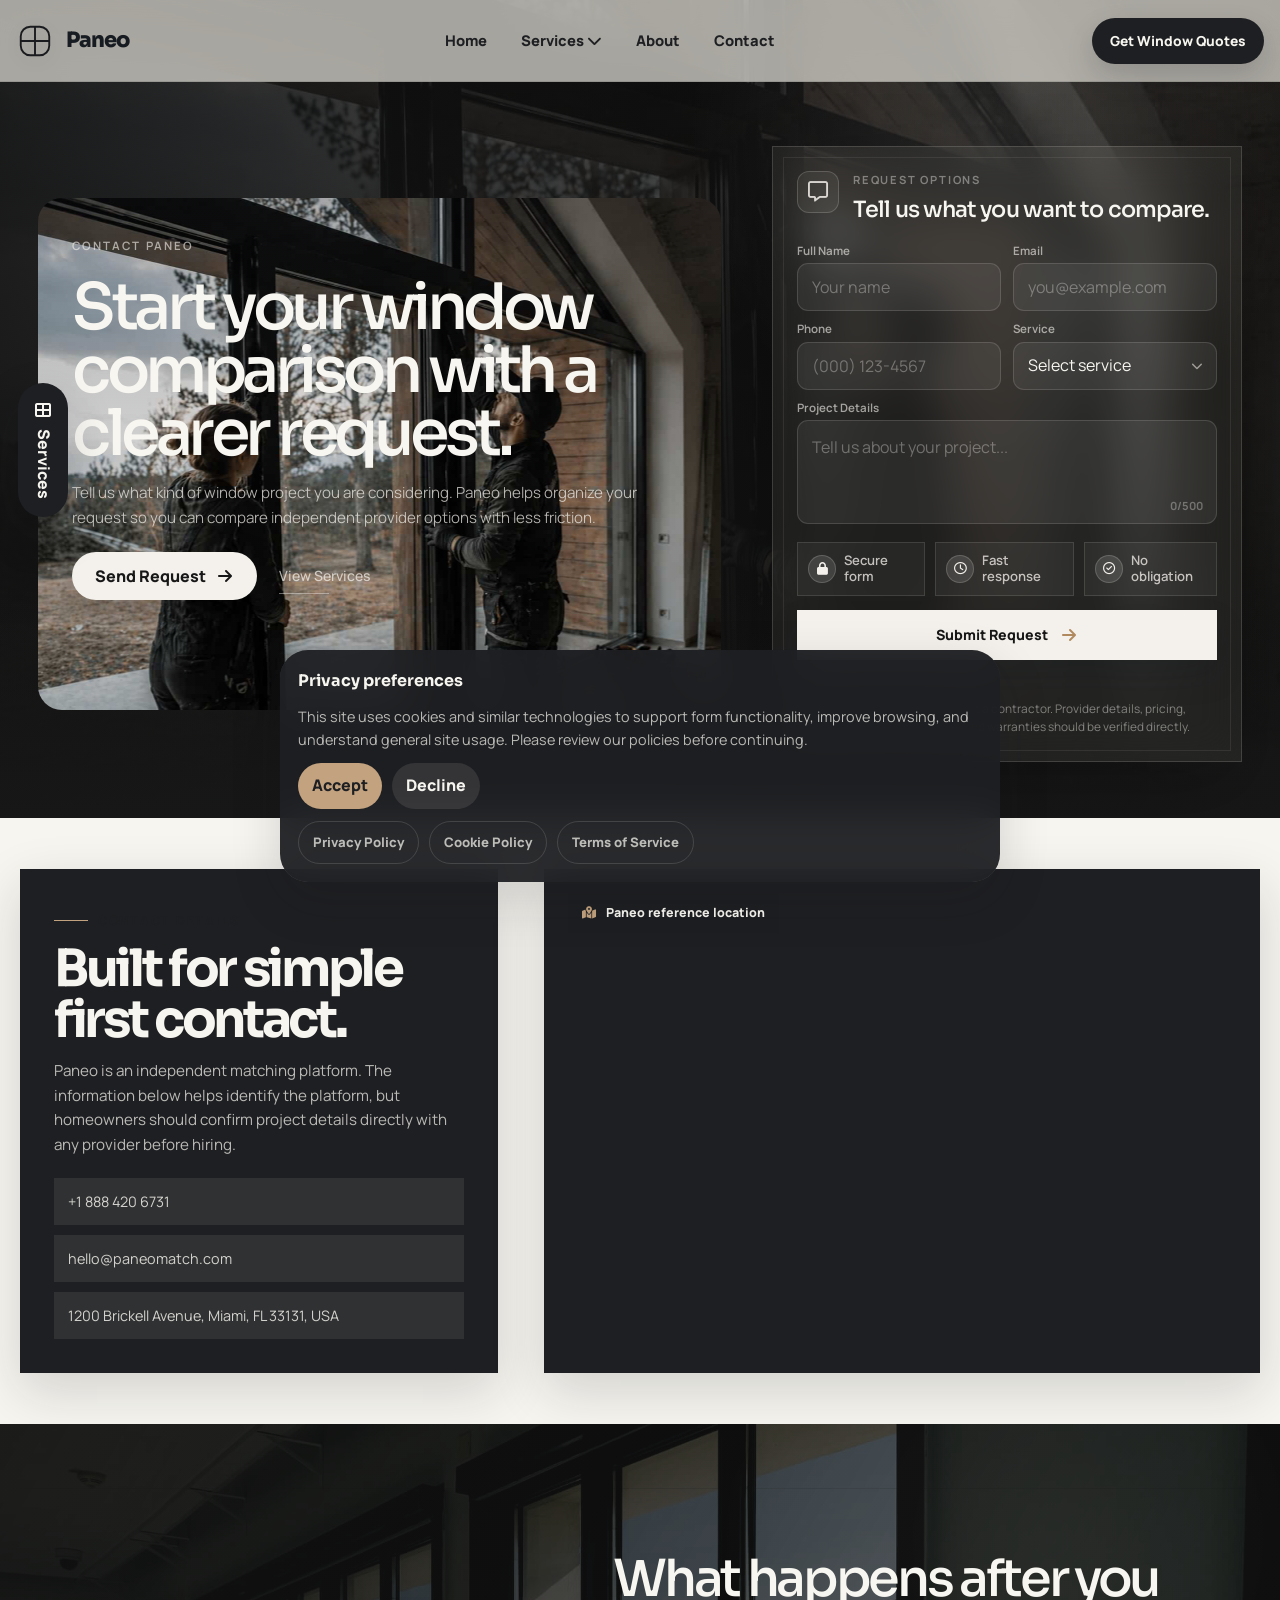
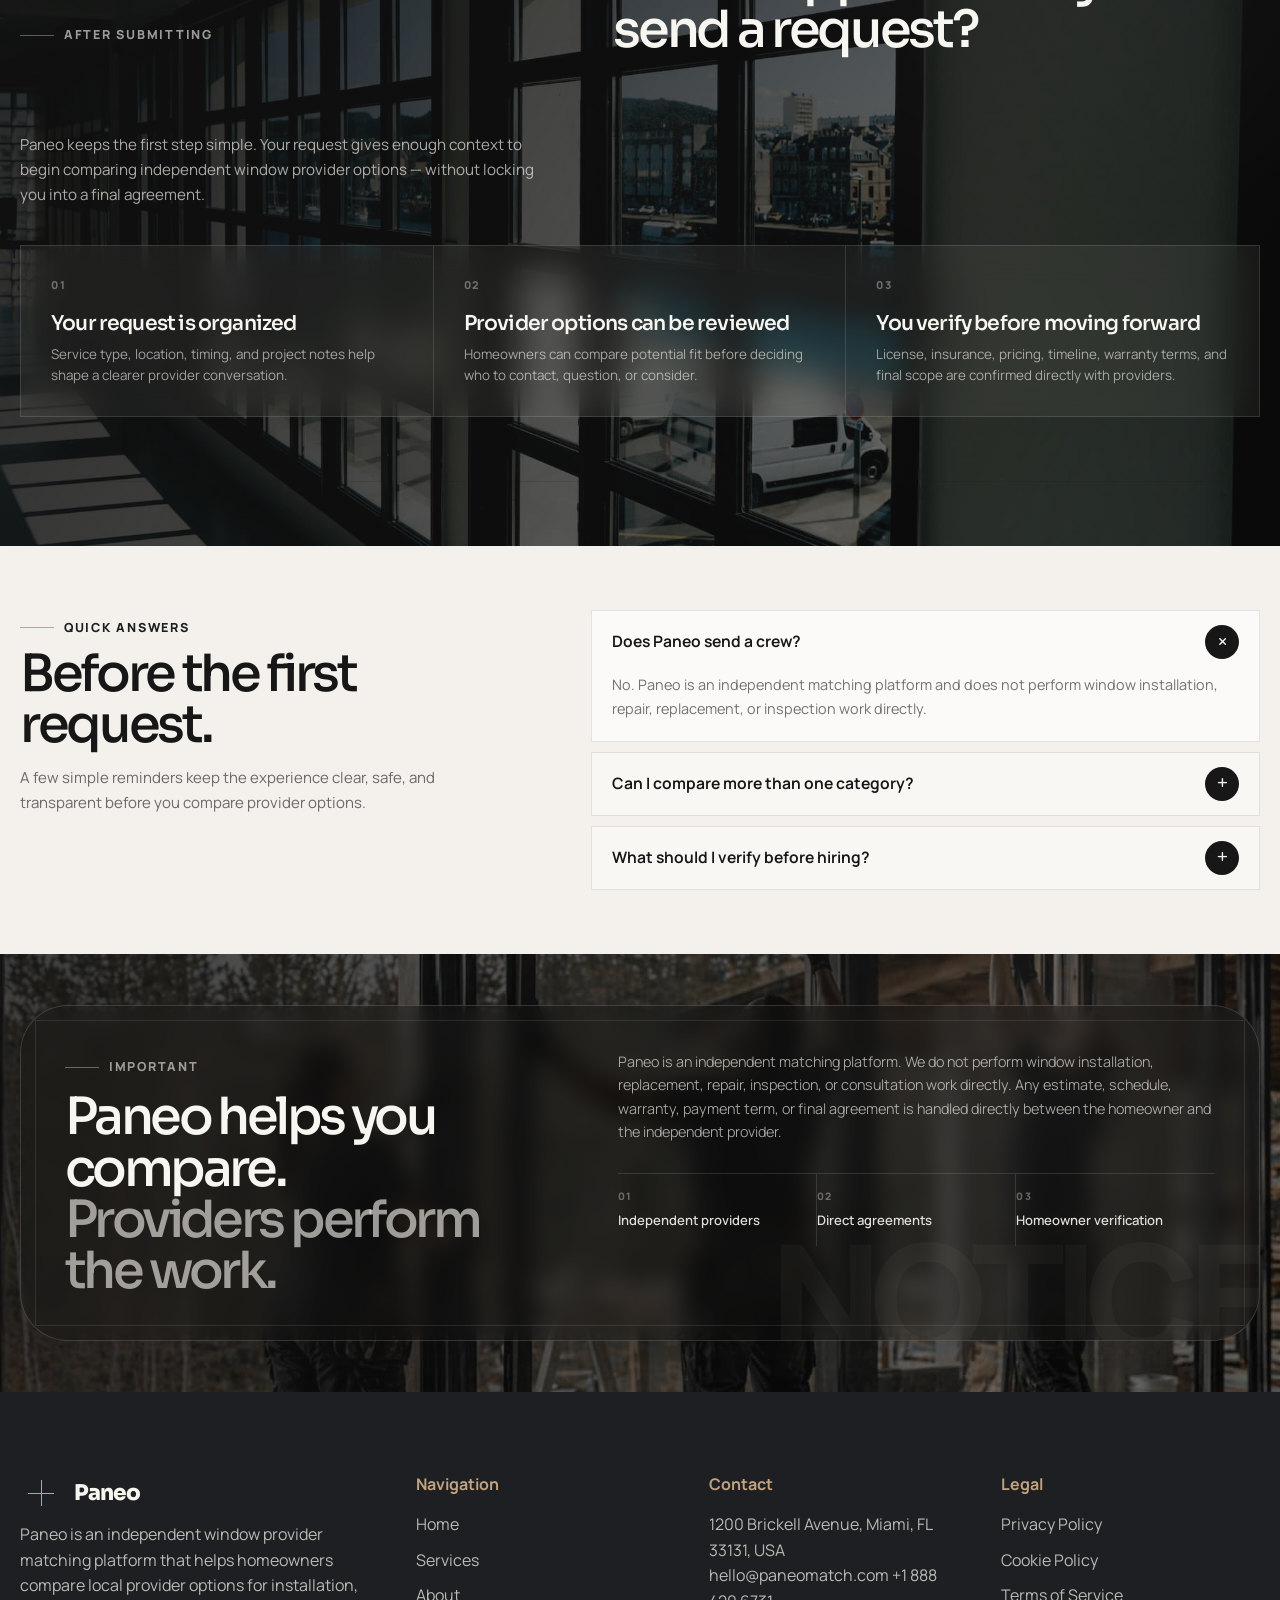
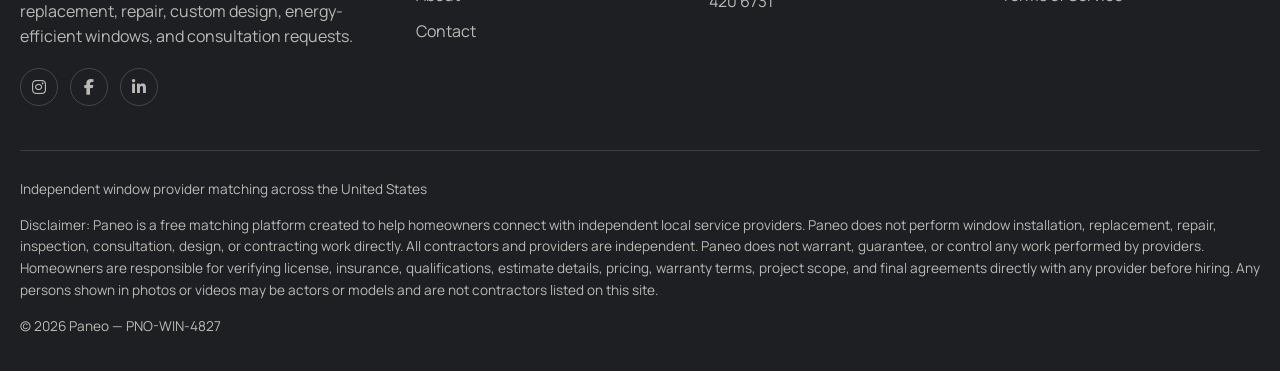
<file: contact.html>
<!DOCTYPE html>
<html lang="en">

<head>
    <meta charset="UTF-8">
    <meta name="viewport" content="width=device-width, initial-scale=1.0">
    <title>Contact Paneo | Request Window Provider Options</title>

    <meta name="description"
        content="Contact Paneo to request local window provider options for installation, replacement, repair, custom window design, energy-efficient windows, and consultations.">

    <link rel="icon" href="favicon.svg" type="image/svg+xml">

    <link
        href="https://fonts.googleapis.com/css2?family=Manrope:wght@400;500;600;700;800&family=Sora:wght@500;600;700;800&display=swap"
        rel="stylesheet">
    <link rel="stylesheet" href="https://cdnjs.cloudflare.com/ajax/libs/font-awesome/6.5.0/css/all.min.css">

    <link rel="stylesheet" href="css/style.css">
    <link rel="stylesheet" href="css/contact.css">
</head>

<body>
    <a class="skip-link" href="#main">Skip to content</a>

    <header class="site-header">
        <div class="header-inner">
<a class="logo logo-premium-simple" href="index.html" aria-label="Paneo home">
    <svg class="logo-icon" viewBox="0 0 48 48" fill="none">
        <rect x="6" y="6" width="36" height="36" rx="12" />
        <line x1="24" y1="6" x2="24" y2="42" />
        <line x1="6" y1="24" x2="42" y2="24" />
    </svg>

    <span class="logo-text">Paneo</span>
</a>

            <nav class="desktop-nav" aria-label="Main navigation">
                <a href="index.html">Home</a>

                <div class="nav-dropdown">
                    <button class="nav-dropdown-toggle" type="button" aria-expanded="false">
                        Services <i class="fa-solid fa-chevron-down"></i>
                    </button>
                    <div class="services-dropdown" data-services-dropdown></div>
                </div>

                <a href="about.html">About</a>
                <a href="contact.html">Contact</a>
            </nav>

            <div class="header-actions">
                <a class="btn btn-primary" href="tel:+18884206731" data-phone>Get Window Quotes</a>

                <button class="mobile-menu-toggle" type="button" data-menu-toggle aria-label="Open menu"
                    aria-expanded="false">
                    <i class="fa-solid fa-bars"></i>
                </button>
            </div>
        </div>
    </header>

    <div class="mobile-menu" data-mobile-menu aria-hidden="true">
        <div class="mobile-menu-inner">
            <nav class="mobile-nav" aria-label="Mobile navigation">
                <a href="index.html">Home</a>

                <button class="mobile-services-toggle" type="button" data-mobile-services-toggle aria-expanded="false">
                    Services <i class="fa-solid fa-plus"></i>
                </button>

                <div class="mobile-services-list" data-mobile-services-list></div>

                <a href="about.html">About</a>
                <a href="contact.html">Contact</a>
            </nav>

            <div class="mobile-contact">
                <a href="tel:+18884206731" data-phone-number>+1 888 420 6731</a>
                <a href="mailto:hello@paneomatch.com" data-email-link data-email>hello@paneomatch.com</a>
                <span data-address>1200 Brickell Avenue, Miami, FL 33131, USA</span>
            </div>
        </div>
    </div>

    <a class="sticky-service-btn" href="services.html">
        <i class="fa-solid fa-table-cells-large"></i>
        Services
    </a>

    <main id="main">
<section class="contact-hero contact-hero--split">
    <div class="contact-hero-bg">
        <img src="images/contact/contact-hero.jpg" alt="Modern window consultation interior">
    </div>

    <div class="contact-hero-overlay"></div>

    <div class="container contact-hero-grid">
        <div class="contact-hero-copy reveal-up">
            <span class="contact-hero-kicker">Contact Paneo</span>

            <h1>
                Start your window comparison with a clearer request.
            </h1>

            <p class="lead">
                Tell us what kind of window project you are considering. Paneo helps organize
                your request so you can compare independent provider options with less friction.
            </p>

            <div class="contact-hero-actions">
                <a class="btn btn-primary" href="#contact-form">
                    Send Request
                    <i class="fa-solid fa-arrow-right"></i>
                </a>

                <a class="contact-hero-link" href="services.html">
                    View Services
                </a>
            </div>
        </div>

        <form class="contact-hero-form reveal-up" data-lead-form id="contact-form">
            <div class="contact-form-head">
                <span class="contact-form-icon">
                    <i class="fa-regular fa-message"></i>
                </span>

                <div>
                    <span>Request options</span>
                    <h2>Tell us what you want to compare.</h2>
                </div>
            </div>

            <div class="contact-form-grid">
                <label class="contact-field">
                    <span>Full Name</span>
                    <input type="text" name="name" placeholder="Your name" required>
                </label>

                <label class="contact-field">
                    <span>Email</span>
                    <input type="email" name="email" placeholder="you@example.com" required>
                </label>

                <label class="contact-field">
                    <span>Phone</span>
                    <input type="tel" name="phone" placeholder="(000) 123-4567" required>
                </label>

                <label class="contact-field contact-select">
                    <span>Service</span>

                    <select name="service" required>
                        <option value="">Select service</option>
                        <option>Window Installation</option>
                        <option>Window Replacement</option>
                        <option>Window Repair</option>
                        <option>Custom Window Design</option>
                        <option>Energy-Efficient Windows</option>
                        <option>Window Consultation</option>
                    </select>

                    <i class="fa-solid fa-chevron-down"></i>
                </label>

                <label class="contact-field contact-field-wide">
                    <span>Project Details</span>
                    <textarea name="message" maxlength="500" placeholder="Tell us about your project..."
                        required></textarea>
                    <small>0/500</small>
                </label>
            </div>

            <div class="contact-form-trust">
                <div>
                    <i class="fa-solid fa-lock"></i>
                    <span>Secure form</span>
                </div>

                <div>
                    <i class="fa-regular fa-clock"></i>
                    <span>Fast response</span>
                </div>

                <div>
                    <i class="fa-regular fa-circle-check"></i>
                    <span>No obligation</span>
                </div>
                
            </div>

            <button class="contact-submit" type="submit">
                Submit Request
                <i class="fa-solid fa-arrow-right"></i>
            </button>

            <p class="form-message" data-form-message></p>

            <p class="contact-hero-disclaimer">
                Paneo is a matching platform, not a contractor. Provider details, pricing,
                licenses, insurance, timelines, and warranties should be verified directly.
            </p>
        </form>
    </div>
</section>

        <section class="contact-main section">
            <div class="container contact-main-grid">
                <div class="contact-info-panel reveal-up">
                    <span class="eyebrow">Contact details</span>
                    <h2>Built for simple first contact.</h2>
                    <p>
                        Paneo is an independent matching platform. The information below helps
                        identify the platform, but homeowners should confirm project details
                        directly with any provider before hiring.
                    </p>

                    <div class="contact-info-list">
                        <a href="tel:+18884206731" data-phone-number>
                            +1 888 420 6731
                        </a>

                        <a href="mailto:hello@paneomatch.com" data-email-link data-email>
                            hello@paneomatch.com
                        </a>

                        <span data-address>
                            1200 Brickell Avenue, Miami, FL 33131, USA
                        </span>
                    </div>
                </div>

                <div class="contact-map-card reveal-up">
                    <div class="map-label">
                        <i class="fa-solid fa-map-location-dot"></i>
                        <span>Paneo reference location</span>
                    </div>

                    <iframe title="Paneo map location"
                        src="https://www.google.com/maps?q=1200%20Brickell%20Avenue%20Miami%20FL%2033131%20USA&output=embed"
                        loading="lazy" referrerpolicy="no-referrer-when-downgrade">
                    </iframe>
                </div>
            </div>
        </section>


<section class="contact-trust contact-next section">
    <div class="container contact-next-shell">
        <div class="contact-next-head reveal-up">
            <span class="eyebrow">After submitting</span>
            <h2>What happens after you send a request?</h2>
            <p>
                Paneo keeps the first step simple. Your request gives enough context
                to begin comparing independent window provider options — without locking
                you into a final agreement.
            </p>
        </div>

        <div class="contact-next-row">
            <article class="contact-next-card reveal-up">
                <span>01</span>
                <h3>Your request is organized</h3>
                <p>
                    Service type, location, timing, and project notes help shape a clearer
                    provider conversation.
                </p>
            </article>

            <article class="contact-next-card reveal-up">
                <span>02</span>
                <h3>Provider options can be reviewed</h3>
                <p>
                    Homeowners can compare potential fit before deciding who to contact,
                    question, or consider.
                </p>
            </article>

            <article class="contact-next-card reveal-up">
                <span>03</span>
                <h3>You verify before moving forward</h3>
                <p>
                    License, insurance, pricing, timeline, warranty terms, and final scope
                    are confirmed directly with providers.
                </p>
            </article>
        </div>
    </div>
</section>
    <section class="contact-mini-faq section">
        <div class="container contact-mini-faq-shell">
            <div class="contact-mini-faq-head reveal-up">
                <span class="eyebrow">Quick answers</span>
    
                <h2>Before the first request.</h2>
    
                <p>
                    A few simple reminders keep the experience clear, safe,
                    and transparent before you compare provider options.
                </p>
            </div>
    
            <div class="contact-mini-faq-list reveal-up">
                <details open>
                    <summary>
                        <span>Does Paneo send a crew?</span>
                        <i class="fa-solid fa-plus"></i>
                    </summary>
                    <p>
                        No. Paneo is an independent matching platform and does not
                        perform window installation, repair, replacement, or inspection work directly.
                    </p>
                </details>
    
                <details>
                    <summary>
                        <span>Can I compare more than one category?</span>
                        <i class="fa-solid fa-plus"></i>
                    </summary>
                    <p>
                        Yes. Choose the closest category first, then add extra context
                        in the project note so provider options are easier to compare.
                    </p>
                </details>
    
                <details>
                    <summary>
                        <span>What should I verify before hiring?</span>
                        <i class="fa-solid fa-plus"></i>
                    </summary>
                    <p>
                        Confirm license, insurance, quote scope, payment terms,
                        project timeline, warranty details, and final pricing directly.
                    </p>
                </details>
            </div>
        </div>
    </section>


<section class="contact-note contact-note--editorial section">
    <div class="container contact-note-shell">
        <div class="contact-note-card reveal-up">
            <div class="contact-note-main">
                <span class="eyebrow">Important</span>

                <h2>
                    Paneo helps you compare.
                    <span>Providers perform the work.</span>
                </h2>
            </div>

            <div class="contact-note-content">
                <p>
                    Paneo is an independent matching platform. We do not perform window
                    installation, replacement, repair, inspection, or consultation work directly.
                    Any estimate, schedule, warranty, payment term, or final agreement is handled
                    directly between the homeowner and the independent provider.
                </p>

                <div class="contact-note-points">
                    <div>
                        <span>01</span>
                        <strong>Independent providers</strong>
                    </div>

                    <div>
                        <span>02</span>
                        <strong>Direct agreements</strong>
                    </div>

                    <div>
                        <span>03</span>
                        <strong>Homeowner verification</strong>
                    </div>
                </div>
            </div>
        </div>
    </div>
</section>
    </main>

    <footer class="site-footer"></footer>

    <script src="js/config.js"></script>
    <script src="js/services-data.js"></script>
    <script src="js/main.js"></script>
    <script src="js/contact.js"></script>

</body>

</html>
</file>
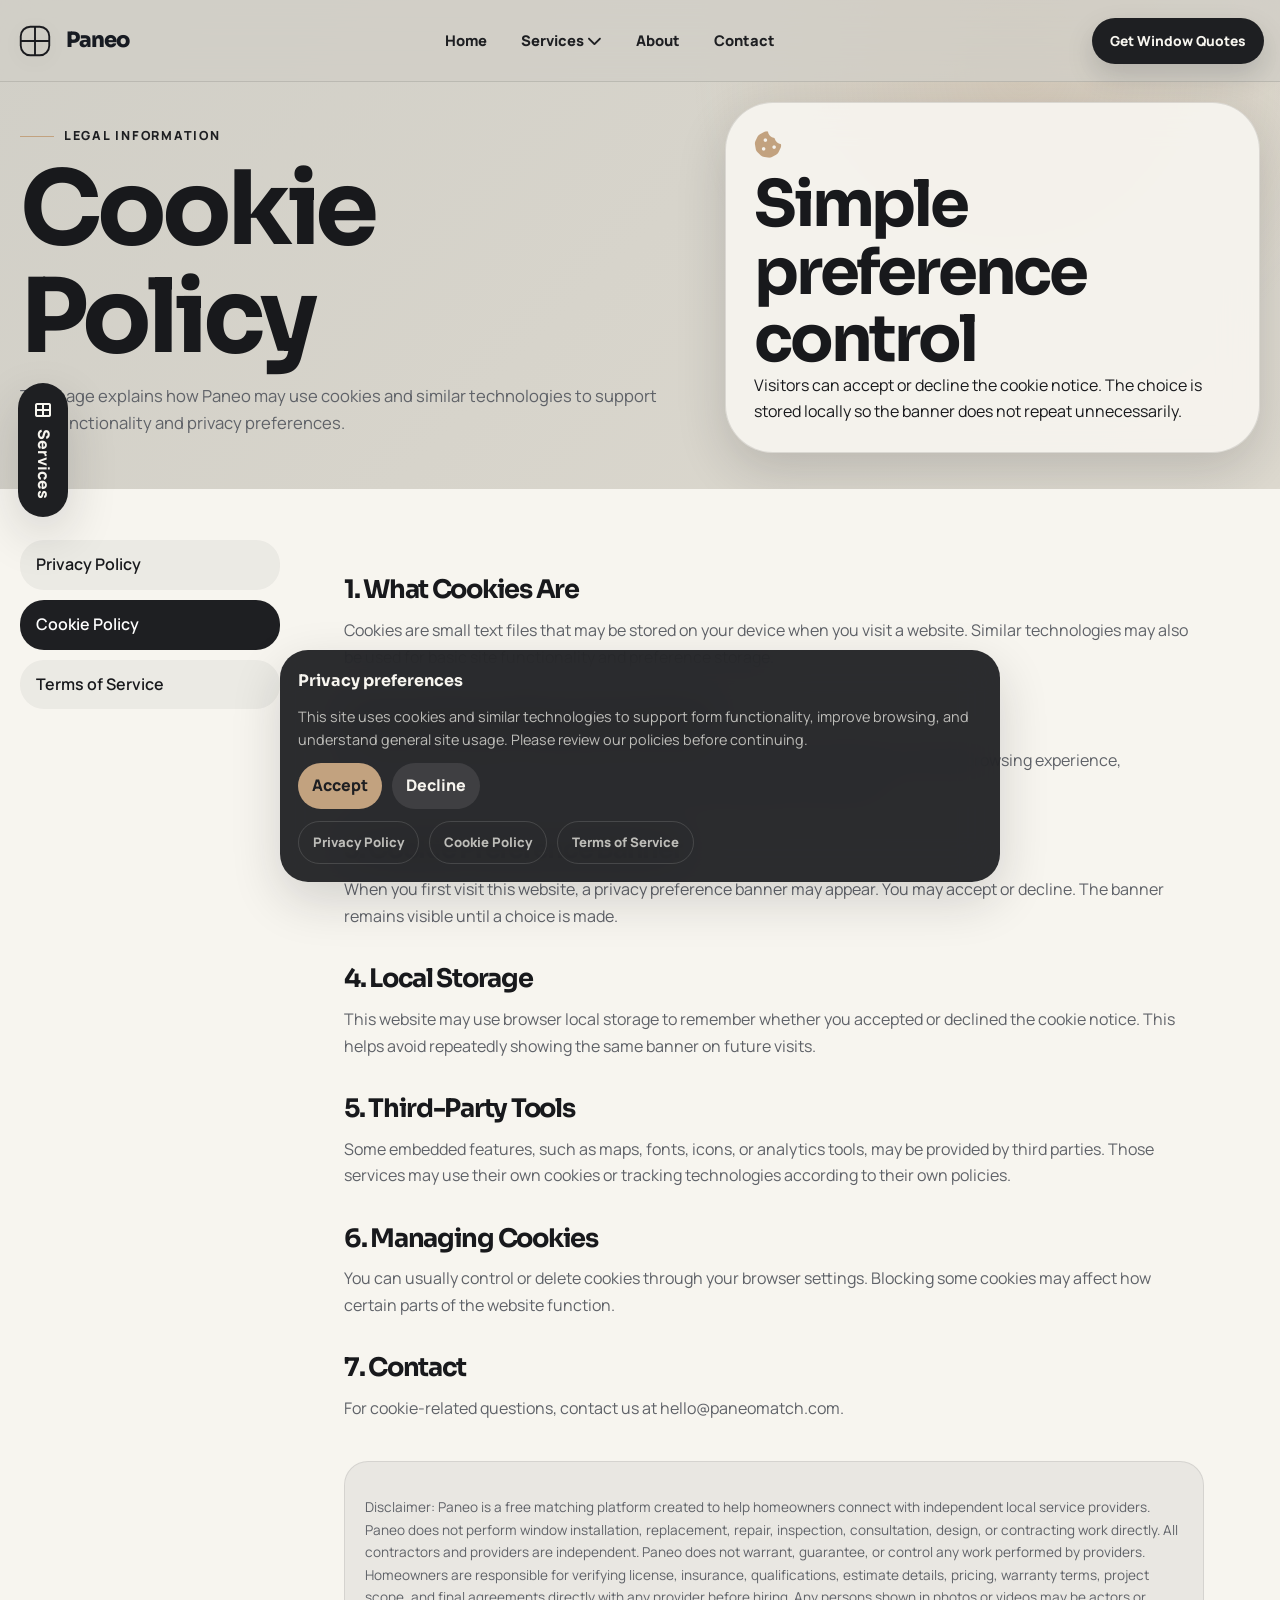
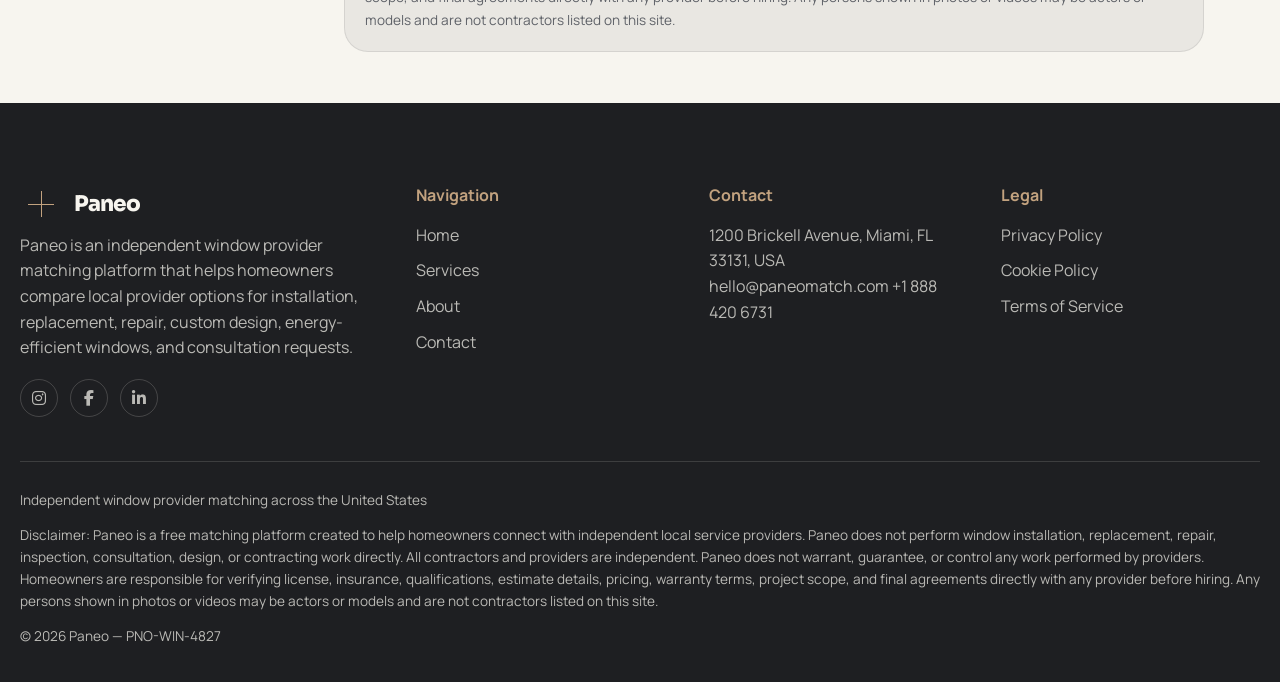
<file: cookie-policy.html>
<!DOCTYPE html>
<html lang="en" data-legal-page="cookie">

<head>
    <meta charset="UTF-8">
    <meta name="viewport" content="width=device-width, initial-scale=1.0">
    <title>Cookie Policy | Paneo</title>

    <meta name="description" content="Cookie Policy for Paneo, an independent window provider matching platform.">

    <link rel="icon" href="favicon.svg" type="image/svg+xml">

    <link
        href="https://fonts.googleapis.com/css2?family=Manrope:wght@400;500;600;700;800&family=Sora:wght@500;600;700;800&display=swap"
        rel="stylesheet">
    <link rel="stylesheet" href="https://cdnjs.cloudflare.com/ajax/libs/font-awesome/6.5.0/css/all.min.css">

    <link rel="stylesheet" href="css/style.css">
    <link rel="stylesheet" href="css/legal.css">
</head>

<body>
    <a class="skip-link" href="#main">Skip to content</a>

    <header class="site-header">
        <div class="header-inner">
<a class="logo logo-premium-simple" href="index.html" aria-label="Paneo home">
    <svg class="logo-icon" viewBox="0 0 48 48" fill="none">
        <rect x="6" y="6" width="36" height="36" rx="12" />
        <line x1="24" y1="6" x2="24" y2="42" />
        <line x1="6" y1="24" x2="42" y2="24" />
    </svg>

    <span class="logo-text">Paneo</span>
</a>

            <nav class="desktop-nav" aria-label="Main navigation">
                <a href="index.html">Home</a>

                <div class="nav-dropdown">
                    <button class="nav-dropdown-toggle" type="button" aria-expanded="false">
                        Services <i class="fa-solid fa-chevron-down"></i>
                    </button>
                    <div class="services-dropdown" data-services-dropdown></div>
                </div>

                <a href="about.html">About</a>
                <a href="contact.html">Contact</a>
            </nav>

            <div class="header-actions">
                <a class="btn btn-primary" href="tel:+18884206731" data-phone>Get Window Quotes</a>

                <button class="mobile-menu-toggle" type="button" data-menu-toggle aria-label="Open menu"
                    aria-expanded="false">
                    <i class="fa-solid fa-bars"></i>
                </button>
            </div>
        </div>
    </header>

    <div class="mobile-menu" data-mobile-menu aria-hidden="true">
        <div class="mobile-menu-inner">
            <nav class="mobile-nav" aria-label="Mobile navigation">
                <a href="index.html">Home</a>

                <button class="mobile-services-toggle" type="button" data-mobile-services-toggle aria-expanded="false">
                    Services <i class="fa-solid fa-plus"></i>
                </button>

                <div class="mobile-services-list" data-mobile-services-list></div>

                <a href="about.html">About</a>
                <a href="contact.html">Contact</a>
            </nav>

            <div class="mobile-contact">
                <a href="tel:+18884206731" data-phone-number>+1 888 420 6731</a>
                <a href="mailto:hello@paneomatch.com" data-email-link data-email>hello@paneomatch.com</a>
                <span data-address>1200 Brickell Avenue, Miami, FL 33131, USA</span>
            </div>
        </div>
    </div>

    <a class="sticky-service-btn" href="services.html">
        <i class="fa-solid fa-table-cells-large"></i>
        Services
    </a>

    <main id="main">
        <section class="legal-hero">
            <div class="container legal-hero-grid">
                <div class="legal-hero-copy reveal-up">
                    <span class="eyebrow">Legal information</span>
                    <h1>Cookie Policy</h1>
                    <p class="lead">
                        This page explains how Paneo may use cookies and similar technologies
                        to support site functionality and privacy preferences.
                    </p>
                </div>

                <div class="legal-hero-card premium-card reveal-up">
                    <i class="fa-solid fa-cookie-bite"></i>
                    <h2>Simple preference control</h2>
                    <p>
                        Visitors can accept or decline the cookie notice. The choice is stored
                        locally so the banner does not repeat unnecessarily.
                    </p>
                </div>
            </div>
        </section>

        <section class="legal-content section">
            <div class="container legal-layout">
                <aside class="legal-sidebar reveal-up">
                    <a href="privacy-policy.html">Privacy Policy</a>
                    <a href="cookie-policy.html" class="is-active">Cookie Policy</a>
                    <a href="terms-of-service.html">Terms of Service</a>
                </aside>

                <article class="legal-article reveal-up">
                    <h2>1. What Cookies Are</h2>
                    <p>
                        Cookies are small text files that may be stored on your device when you
                        visit a website. Similar technologies may also be used for basic site
                        functionality and preference storage.
                    </p>

                    <h2>2. How Paneo May Use Cookies</h2>
                    <p>
                        Paneo may use cookies to remember privacy choices, support form behavior,
                        improve browsing experience, understand general site activity, and maintain
                        basic website functionality.
                    </p>

                    <h2>3. Cookie Preference Banner</h2>
                    <p>
                        When you first visit this website, a privacy preference banner may appear.
                        You may accept or decline. The banner remains visible until a choice is made.
                    </p>

                    <h2>4. Local Storage</h2>
                    <p>
                        This website may use browser local storage to remember whether you accepted
                        or declined the cookie notice. This helps avoid repeatedly showing the same
                        banner on future visits.
                    </p>

                    <h2>5. Third-Party Tools</h2>
                    <p>
                        Some embedded features, such as maps, fonts, icons, or analytics tools, may
                        be provided by third parties. Those services may use their own cookies or
                        tracking technologies according to their own policies.
                    </p>

                    <h2>6. Managing Cookies</h2>
                    <p>
                        You can usually control or delete cookies through your browser settings.
                        Blocking some cookies may affect how certain parts of the website function.
                    </p>

                    <h2>7. Contact</h2>
                    <p>
                        For cookie-related questions, contact us at
                        <a href="mailto:hello@paneomatch.com" data-email-link data-email>hello@paneomatch.com</a>.
                    </p>

                    <div class="legal-disclaimer">
                        <p data-disclaimer></p>
                    </div>
                </article>
            </div>
        </section>
    </main>

    <footer class="site-footer"></footer>

    <script src="js/config.js"></script>
    <script src="js/services-data.js"></script>
    <script src="js/main.js"></script>
    <script src="js/legal.js"></script>
</body>

</html>
</file>
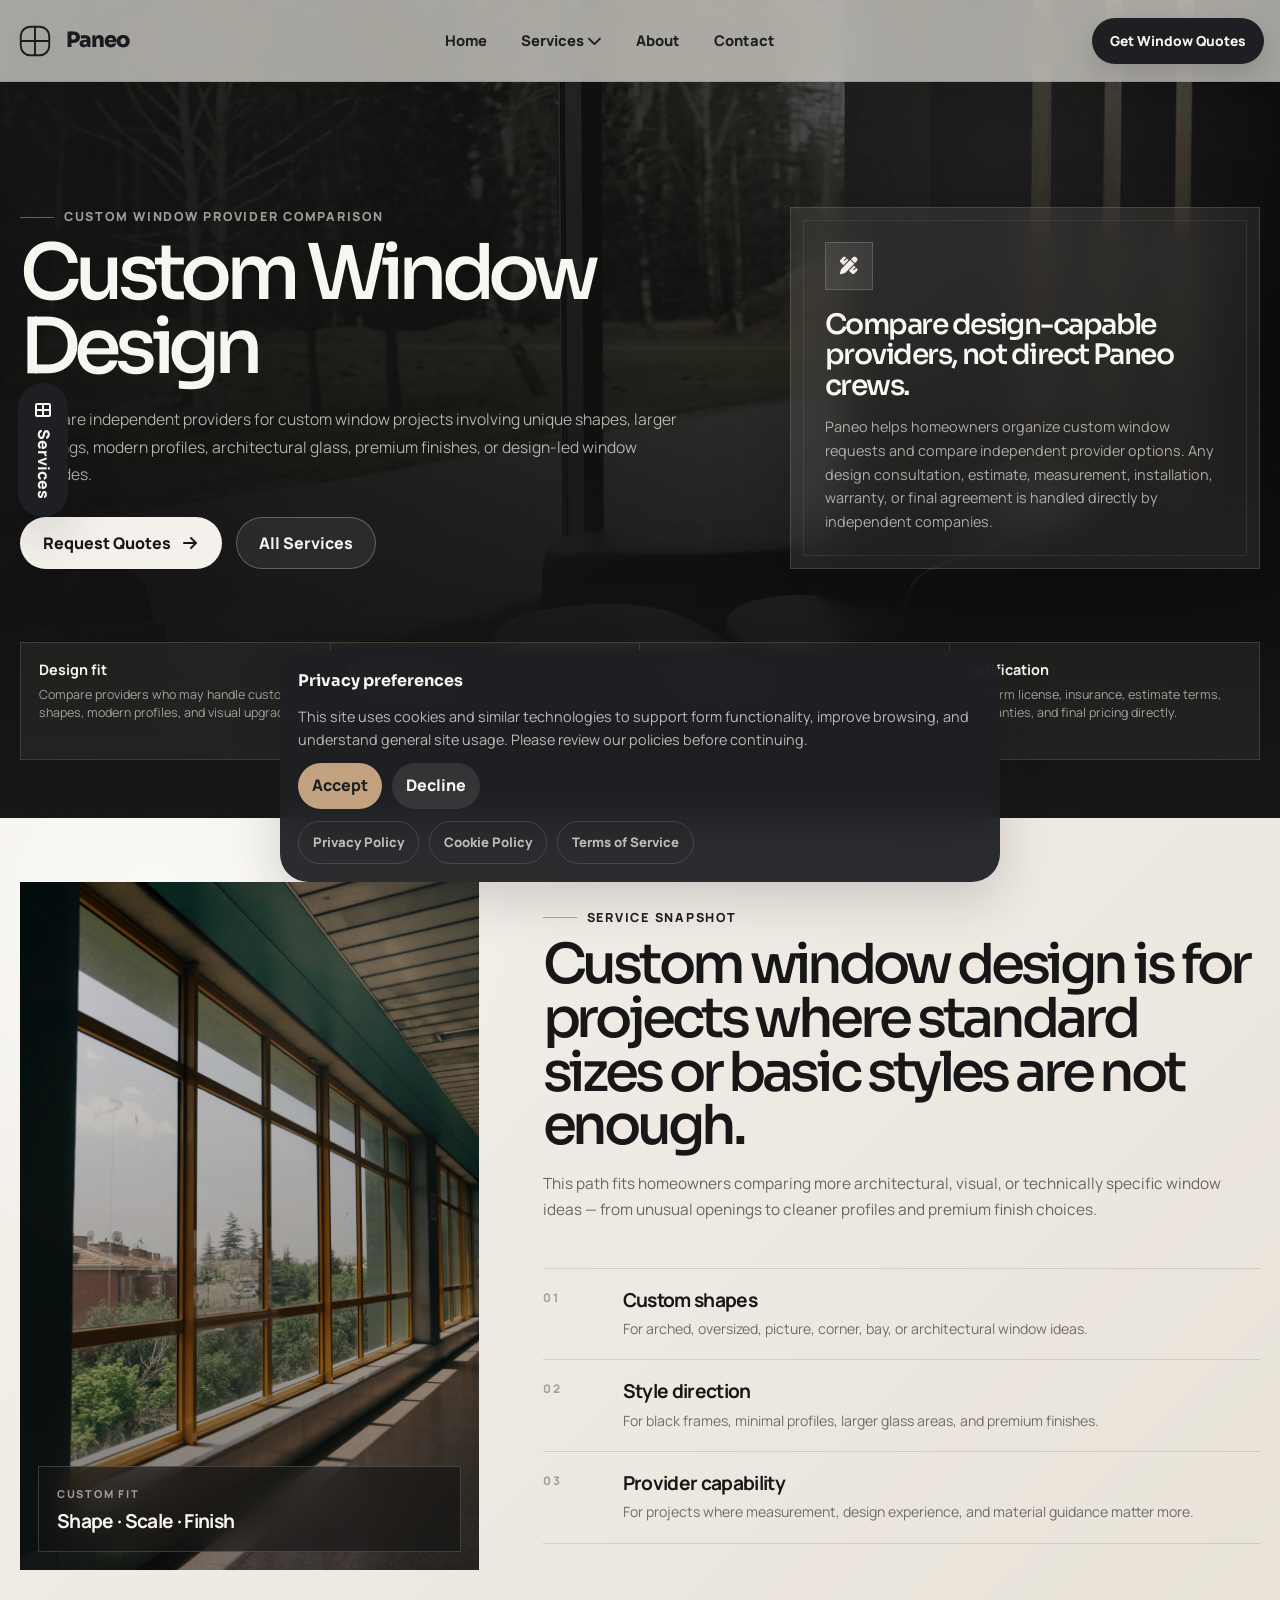
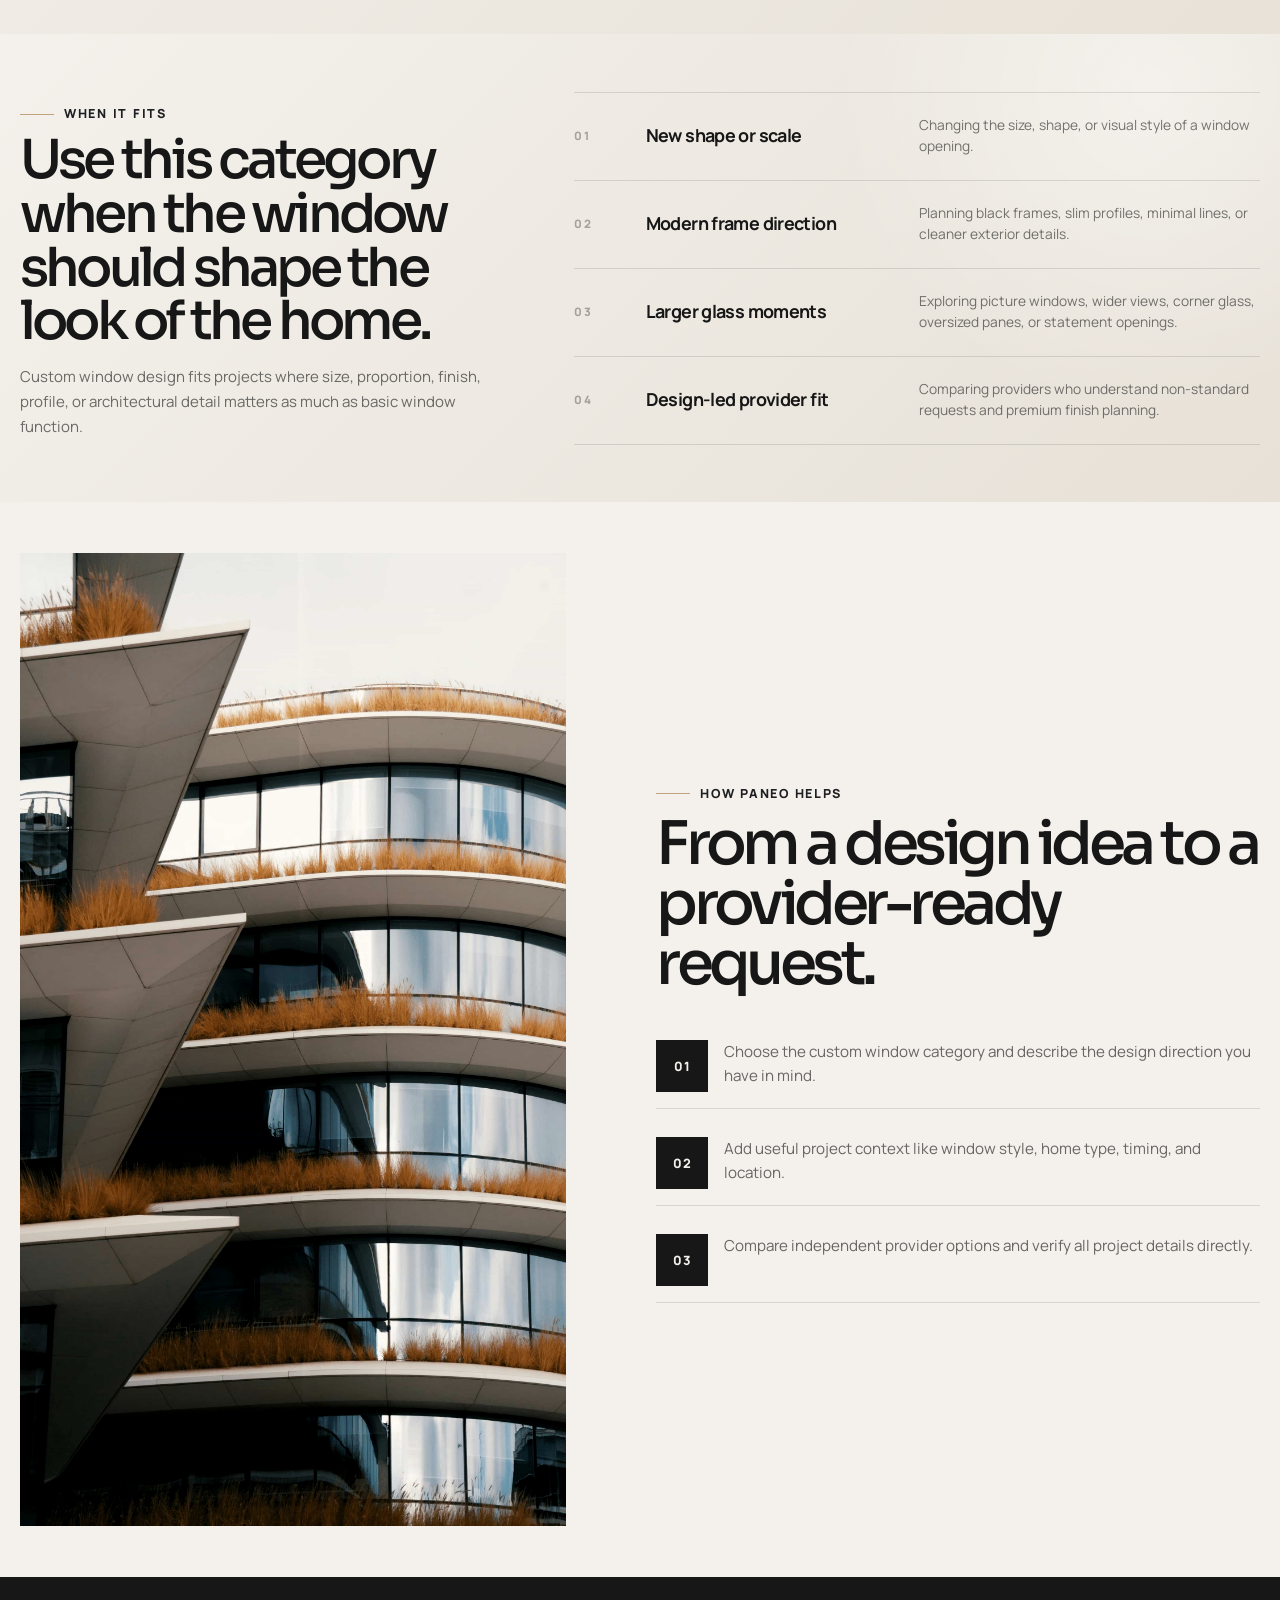
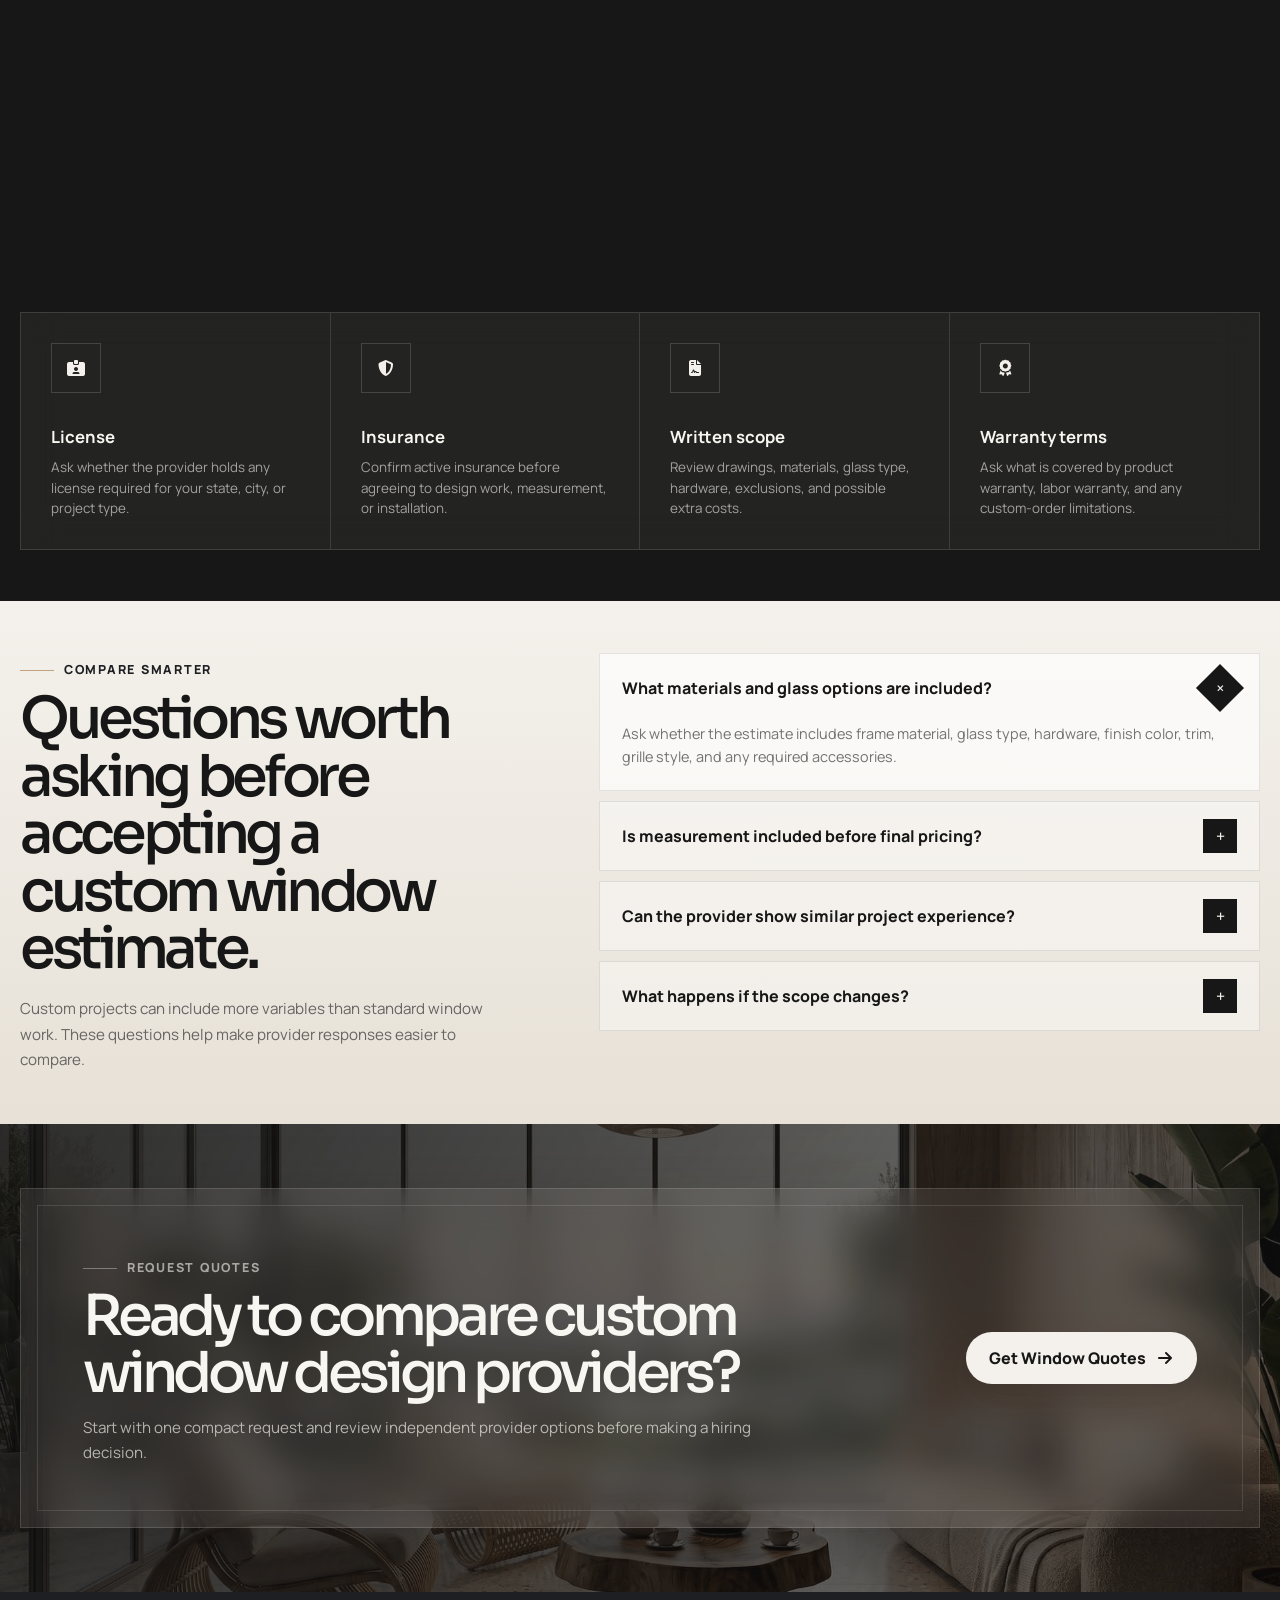
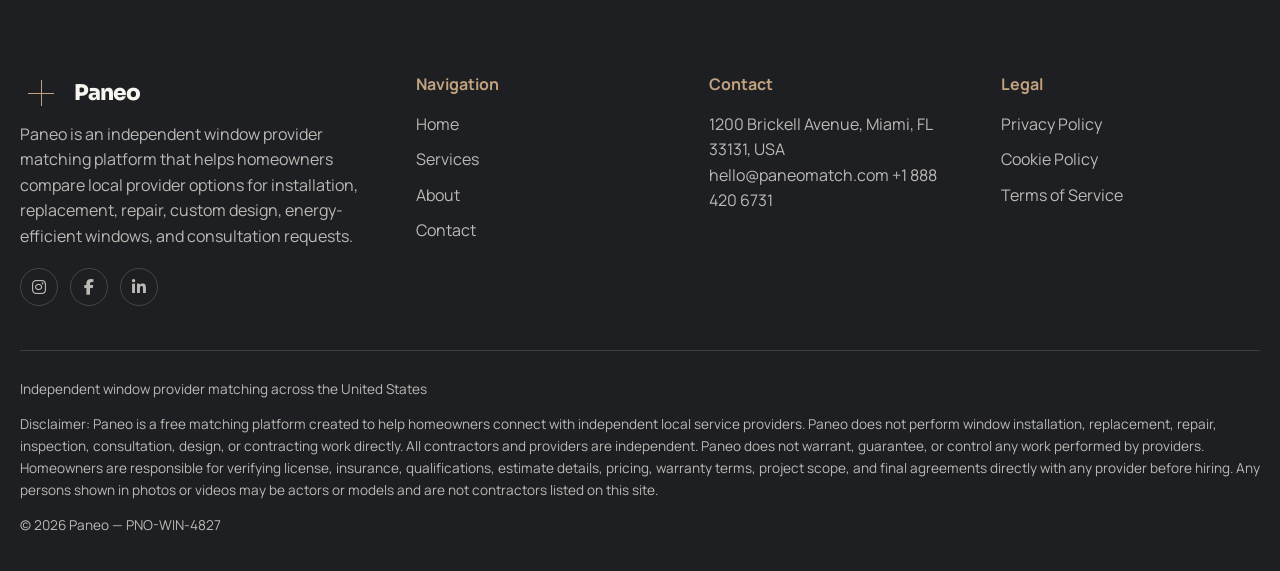
<file: custom-window-design.html>
<!DOCTYPE html>
<html lang="en" data-service-id="custom">

<head>
    <meta charset="UTF-8">
    <meta name="viewport" content="width=device-width, initial-scale=1.0">
    <title>Custom Window Design | Paneo</title>

    <meta name="description"
        content="Compare independent providers for custom window design with Paneo. Explore custom window styles, design factors, quote questions, and provider verification steps.">

    <link rel="icon" href="favicon.svg" type="image/svg+xml">

    <link
        href="https://fonts.googleapis.com/css2?family=Manrope:wght@400;500;600;700;800&family=Sora:wght@500;600;700;800&display=swap"
        rel="stylesheet">

    <link rel="stylesheet" href="https://cdnjs.cloudflare.com/ajax/libs/font-awesome/6.5.0/css/all.min.css">

    <link rel="stylesheet" href="css/style.css">
    <link rel="stylesheet" href="css/service-page.css">
</head>

<body>
    <a class="skip-link" href="#main">Skip to content</a>

    <header class="site-header">
        <div class="header-inner">
            <a class="logo logo-premium-simple" href="index.html" aria-label="Paneo home">
                <svg class="logo-icon" viewBox="0 0 48 48" fill="none">
                    <rect x="6" y="6" width="36" height="36" rx="12" />
                    <line x1="24" y1="6" x2="24" y2="42" />
                    <line x1="6" y1="24" x2="42" y2="24" />
                </svg>

                <span class="logo-text">Paneo</span>
            </a>

            <nav class="desktop-nav" aria-label="Main navigation">
                <a href="index.html">Home</a>

                <div class="nav-dropdown">
                    <button class="nav-dropdown-toggle" type="button" aria-expanded="false">
                        Services <i class="fa-solid fa-chevron-down"></i>
                    </button>
                    <div class="services-dropdown" data-services-dropdown></div>
                </div>

                <a href="about.html">About</a>
                <a href="contact.html">Contact</a>
            </nav>

            <div class="header-actions">
                <a class="btn btn-primary" href="tel:+18884206731" data-phone>Get Window Quotes</a>

                <button class="mobile-menu-toggle" type="button" data-menu-toggle aria-label="Open menu"
                    aria-expanded="false">
                    <i class="fa-solid fa-bars"></i>
                </button>
            </div>
        </div>
    </header>

    <div class="mobile-menu" data-mobile-menu aria-hidden="true">
        <div class="mobile-menu-inner">
            <nav class="mobile-nav" aria-label="Mobile navigation">
                <a href="index.html">Home</a>

                <button class="mobile-services-toggle" type="button" data-mobile-services-toggle aria-expanded="false">
                    Services <i class="fa-solid fa-plus"></i>
                </button>

                <div class="mobile-services-list" data-mobile-services-list></div>

                <a href="about.html">About</a>
                <a href="contact.html">Contact</a>
            </nav>

            <div class="mobile-contact">
                <a href="tel:+18884206731" data-phone-number>+1 888 420 6731</a>
                <a href="mailto:hello@paneomatch.com" data-email-link data-email>hello@paneomatch.com</a>
                <span data-address>1200 Brickell Avenue, Miami, FL 33131, USA</span>
            </div>
        </div>
    </div>

    <a class="sticky-service-btn" href="services.html">
        <i class="fa-solid fa-table-cells-large"></i>
        Services
    </a>

    <main id="main">

        
        <section class="service-hero">
            <div class="service-hero-bg">
                <img src="images/services/custom-window-design.jpg" alt="Custom architectural window design">
            </div>

            <div class="service-hero-overlay"></div>

            <div class="container service-hero-grid">
                <div class="service-hero-copy reveal-up">
                    <span class="eyebrow">Custom window provider comparison</span>

                    <h1>Custom Window Design</h1>

                    <p class="lead">
                        Compare independent providers for custom window projects involving unique shapes,
                        larger openings, modern profiles, architectural glass, premium finishes, or design-led
                        window upgrades.
                    </p>

                    <div class="service-hero-actions">
                        <a class="btn btn-primary" href="contact.html?service=custom-window-design">
                            Request Quotes
                            <i class="fa-solid fa-arrow-right"></i>
                        </a>

                        <a class="btn btn-ghost" href="services.html">
                            All Services
                        </a>
                    </div>
                </div>

                <div class="service-hero-card premium-card reveal-up">
                    <i class="fa-solid fa-pen-ruler"></i>
                    <h2>Compare design-capable providers, not direct Paneo crews.</h2>
                    <p>
                        Paneo helps homeowners organize custom window requests and compare independent provider
                        options. Any design consultation, estimate, measurement, installation, warranty, or final
                        agreement is handled directly by independent companies.
                    </p>
                </div>

                <div class="service-hero-rail reveal-up" aria-label="Custom window design comparison highlights">
                    <div class="rail-item">
                        <strong>Design fit</strong>
                        <span>Compare providers who may handle custom shapes, modern profiles, and visual
                            upgrades.</span>
                    </div>

                    <div class="rail-item">
                        <strong>Material clarity</strong>
                        <span>Review frame options, glass performance, finish choices, and hardware expectations.</span>
                    </div>

                    <div class="rail-item">
                        <strong>Project planning</strong>
                        <span>Discuss measurements, access, structural considerations, and possible design
                            limits.</span>
                    </div>

                    <div class="rail-item">
                        <strong>Verification</strong>
                        <span>Confirm license, insurance, estimate terms, warranties, and final pricing directly.</span>
                    </div>
                </div>
            </div>
        </section>

        
<section class="service-snapshot service-snapshot--custom section">
    <div class="container service-snapshot-editorial">
        <div class="service-snapshot-media reveal-up">
            <img src="images/service-pages/custom-window-snapshot.jpg" alt="Custom architectural window design">

            <div class="snapshot-media-badge">
                <span>Custom fit</span>
                <strong>Shape · Scale · Finish</strong>
            </div>
        </div>

        <div class="service-snapshot-content reveal-up">
            <span class="eyebrow">Service snapshot</span>

            <h2>
                Custom window design is for projects where standard sizes or basic styles are not enough.
            </h2>

            <p>
                This path fits homeowners comparing more architectural, visual, or technically specific window ideas —
                from unusual openings to cleaner profiles and premium finish choices.
            </p>

            <div class="snapshot-line-list">
                <article>
                    <span>01</span>
                    <div>
                        <strong>Custom shapes</strong>
                        <p>For arched, oversized, picture, corner, bay, or architectural window ideas.</p>
                    </div>
                </article>

                <article>
                    <span>02</span>
                    <div>
                        <strong>Style direction</strong>
                        <p>For black frames, minimal profiles, larger glass areas, and premium finishes.</p>
                    </div>
                </article>

                <article>
                    <span>03</span>
                    <div>
                        <strong>Provider capability</strong>
                        <p>For projects where measurement, design experience, and material guidance matter more.</p>
                    </div>
                </article>
            </div>
        </div>
    </div>
</section>

        
<section class="service-fit service-fit--compact section">
    <div class="container service-fit-compact-grid">
        <div class="service-fit-compact-copy reveal-up">
            <span class="eyebrow">When it fits</span>

            <h2>Use this category when the window should shape the look of the home.</h2>

            <p>
                Custom window design fits projects where size, proportion, finish, profile,
                or architectural detail matters as much as basic window function.
            </p>
        </div>

        <div class="service-fit-compact-list reveal-up">
            <article>
                <span>01</span>
                <strong>New shape or scale</strong>
                <p>Changing the size, shape, or visual style of a window opening.</p>
            </article>

            <article>
                <span>02</span>
                <strong>Modern frame direction</strong>
                <p>Planning black frames, slim profiles, minimal lines, or cleaner exterior details.</p>
            </article>

            <article>
                <span>03</span>
                <strong>Larger glass moments</strong>
                <p>Exploring picture windows, wider views, corner glass, oversized panes, or statement openings.</p>
            </article>

            <article>
                <span>04</span>
                <strong>Design-led provider fit</strong>
                <p>Comparing providers who understand non-standard requests and premium finish planning.</p>
            </article>
        </div>
    </div>
</section>

        
        <section class="service-split section">
            <div class="container service-split-grid">
                <div class="service-split-image reveal-up">
                    <img src="images/service-pages/custom-window-detail.jpg" alt="Custom modern window detail">
                </div>

                <div class="service-split-copy reveal-up">
                    <span class="eyebrow">How Paneo helps</span>
                    <h2>From a design idea to a provider-ready request.</h2>

                    <div class="split-steps">
                        <div>
                            <strong>01</strong>
                            <p>Choose the custom window category and describe the design direction you have in mind.</p>
                        </div>

                        <div>
                            <strong>02</strong>
                            <p>Add useful project context like window style, home type, timing, and location.</p>
                        </div>

                        <div>
                            <strong>03</strong>
                            <p>Compare independent provider options and verify all project details directly.</p>
                        </div>
                    </div>
                </div>
            </div>
        </section>

        
        <section class="service-verify section">
            <div class="container service-verify-shell">
                <div class="service-verify-head reveal-up">
                    <span class="eyebrow">Before hiring</span>
                    <h2>Verify provider details directly before moving forward.</h2>
                    <p>
                        Paneo helps organize the first step, but homeowners remain responsible for checking
                        provider qualifications, final estimates, contract terms, and project details.
                    </p>
                </div>

                <div class="service-verify-grid reveal-up">
                    <article>
                        <i class="fa-solid fa-id-card-clip"></i>
                        <strong>License</strong>
                        <p>Ask whether the provider holds any license required for your state, city, or project type.
                        </p>
                    </article>

                    <article>
                        <i class="fa-solid fa-shield-halved"></i>
                        <strong>Insurance</strong>
                        <p>Confirm active insurance before agreeing to design work, measurement, or installation.</p>
                    </article>

                    <article>
                        <i class="fa-solid fa-file-contract"></i>
                        <strong>Written scope</strong>
                        <p>Review drawings, materials, glass type, hardware, exclusions, and possible extra costs.</p>
                    </article>

                    <article>
                        <i class="fa-solid fa-award"></i>
                        <strong>Warranty terms</strong>
                        <p>Ask what is covered by product warranty, labor warranty, and any custom-order limitations.
                        </p>
                    </article>
                </div>
            </div>
        </section>

        
        <section class="service-questions section">
            <div class="container service-questions-grid">
                <div class="service-questions-copy reveal-up">
                    <span class="eyebrow">Compare smarter</span>
                    <h2>Questions worth asking before accepting a custom window estimate.</h2>
                    <p>
                        Custom projects can include more variables than standard window work. These questions
                        help make provider responses easier to compare.
                    </p>
                </div>

                <div class="service-question-list reveal-up">
                    <details open>
                        <summary>What materials and glass options are included?</summary>
                        <p>
                            Ask whether the estimate includes frame material, glass type, hardware, finish color,
                            trim, grille style, and any required accessories.
                        </p>
                    </details>

                    <details>
                        <summary>Is measurement included before final pricing?</summary>
                        <p>
                            Custom designs often require exact measurements before final pricing can be confirmed.
                            Ask when measurements happen and whether they affect the final estimate.
                        </p>
                    </details>

                    <details>
                        <summary>Can the provider show similar project experience?</summary>
                        <p>
                            For non-standard shapes or premium design requests, ask about previous custom work,
                            design process, ordering timeline, and installation limitations.
                        </p>
                    </details>

                    <details>
                        <summary>What happens if the scope changes?</summary>
                        <p>
                            Confirm how extra work, hidden damage, design adjustments, delayed materials, or
                            structural changes would be priced and approved.
                        </p>
                    </details>
                </div>
            </div>
        </section>

        
        <section class="service-cta section">
            <div class="container">
                <div class="service-cta-card reveal-up">
                    <div>
                        <span class="eyebrow">Request quotes</span>
                        <h2>Ready to compare custom window design providers?</h2>
                        <p>
                            Start with one compact request and review independent provider options before making
                            a hiring decision.
                        </p>
                    </div>

                    <a class="btn btn-primary" href="contact.html?service=custom-window-design">
                        Get Window Quotes
                        <i class="fa-solid fa-arrow-right"></i>
                    </a>
                </div>
            </div>
        </section>
    </main>

    <footer class="site-footer"></footer>

    <script type="application/ld+json">
    {
        "@context": "https://schema.org",
        "@type": "FAQPage",
        "mainEntity": [
            {
                "@type": "Question",
                "name": "Is Paneo a custom window design company?",
                "acceptedAnswer": {
                    "@type": "Answer",
                    "text": "No. Paneo is an independent matching platform. We do not design, manufacture, install, repair, inspect, or replace windows directly."
                }
            },
            {
                "@type": "Question",
                "name": "What should I include in a custom window request?",
                "acceptedAnswer": {
                    "@type": "Answer",
                    "text": "Helpful details include your preferred style, window size or shape, frame color, material preferences, glass goals, project timing, ZIP code, and any photos or notes about the existing opening."
                }
            },
            {
                "@type": "Question",
                "name": "Can custom windows cost more than standard windows?",
                "acceptedAnswer": {
                    "@type": "Answer",
                    "text": "Often, yes. Custom size, shape, material, glass performance, finish choices, measurements, lead time, and installation complexity can all affect pricing."
                }
            },
            {
                "@type": "Question",
                "name": "What should I verify before hiring a provider?",
                "acceptedAnswer": {
                    "@type": "Answer",
                    "text": "Confirm license, insurance, written estimate, measurement process, ordering timeline, warranty terms, payment schedule, and final project scope directly with the provider."
                }
            }
        ]
    }
    </script>

    <script src="js/config.js"></script>
    <script src="js/services-data.js"></script>
    <script src="js/main.js"></script>
    <script src="js/service-page.js"></script>
</body>

</html>
</file>
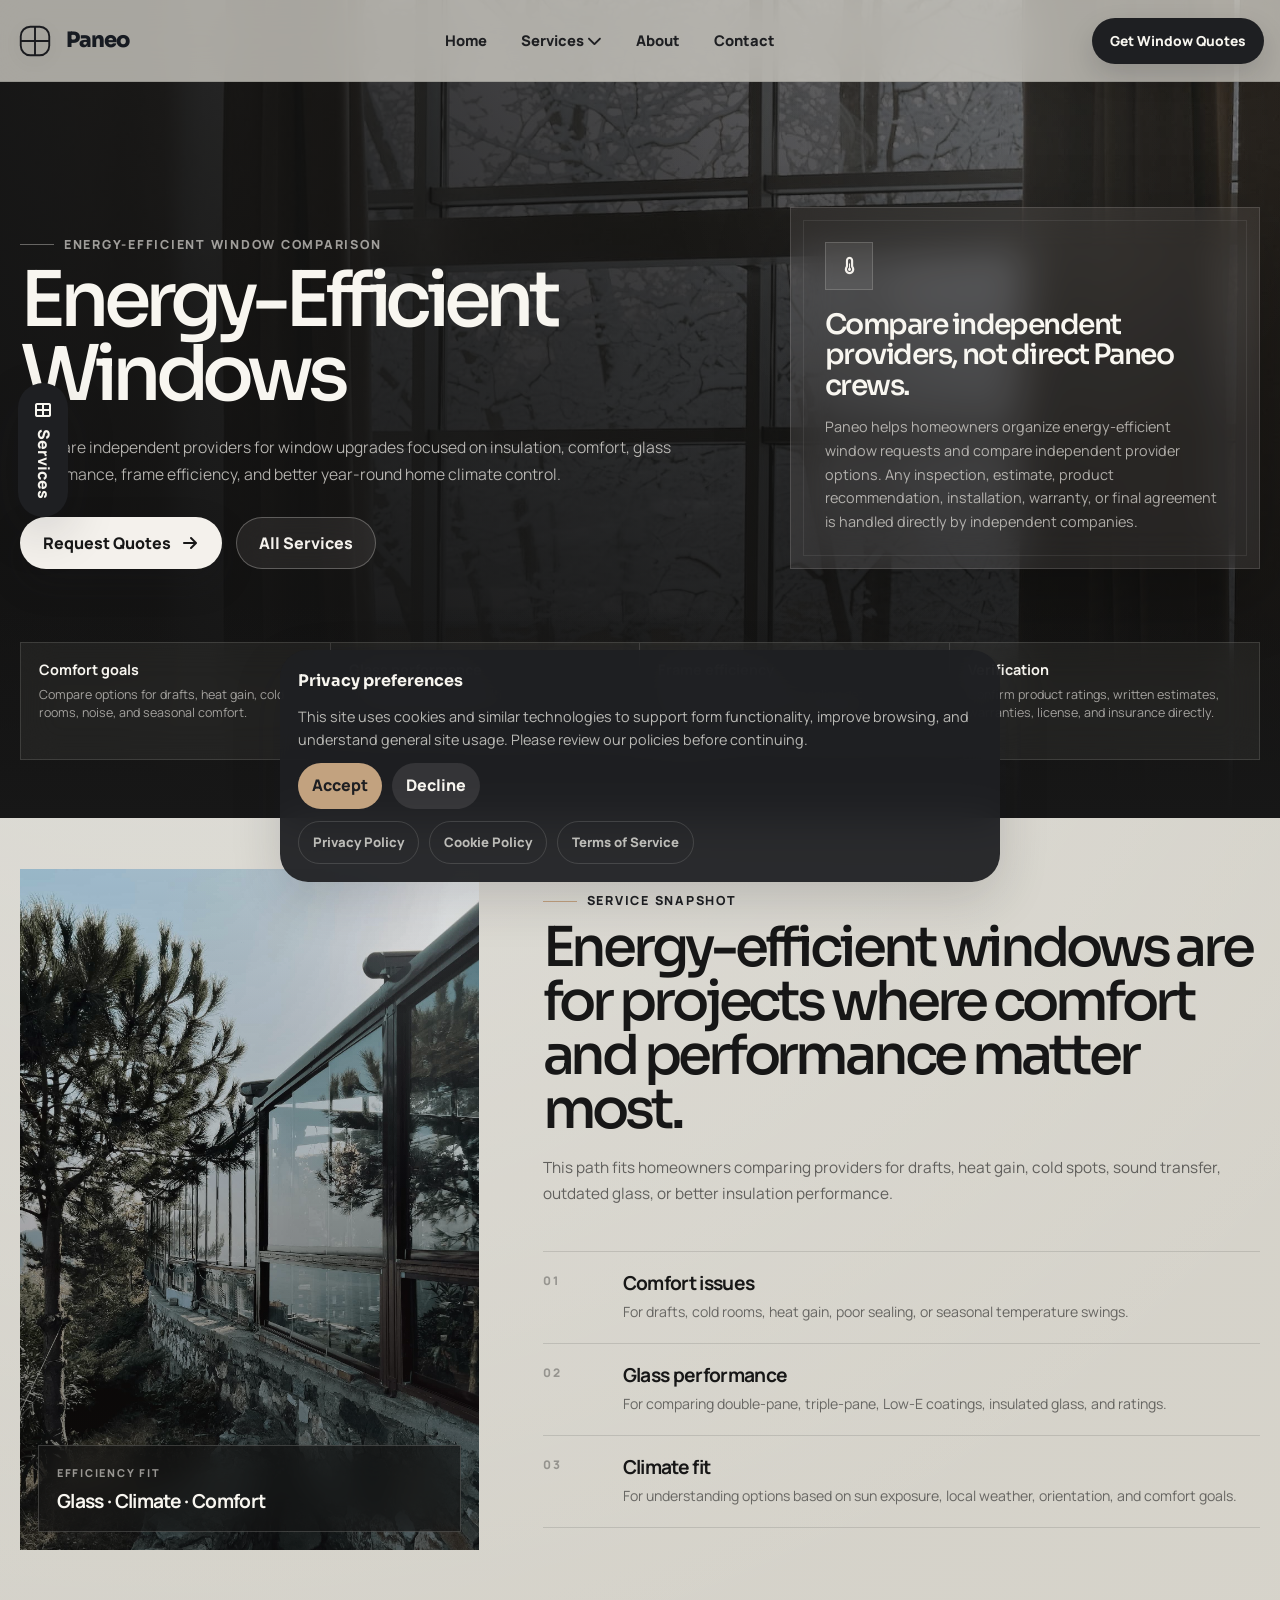
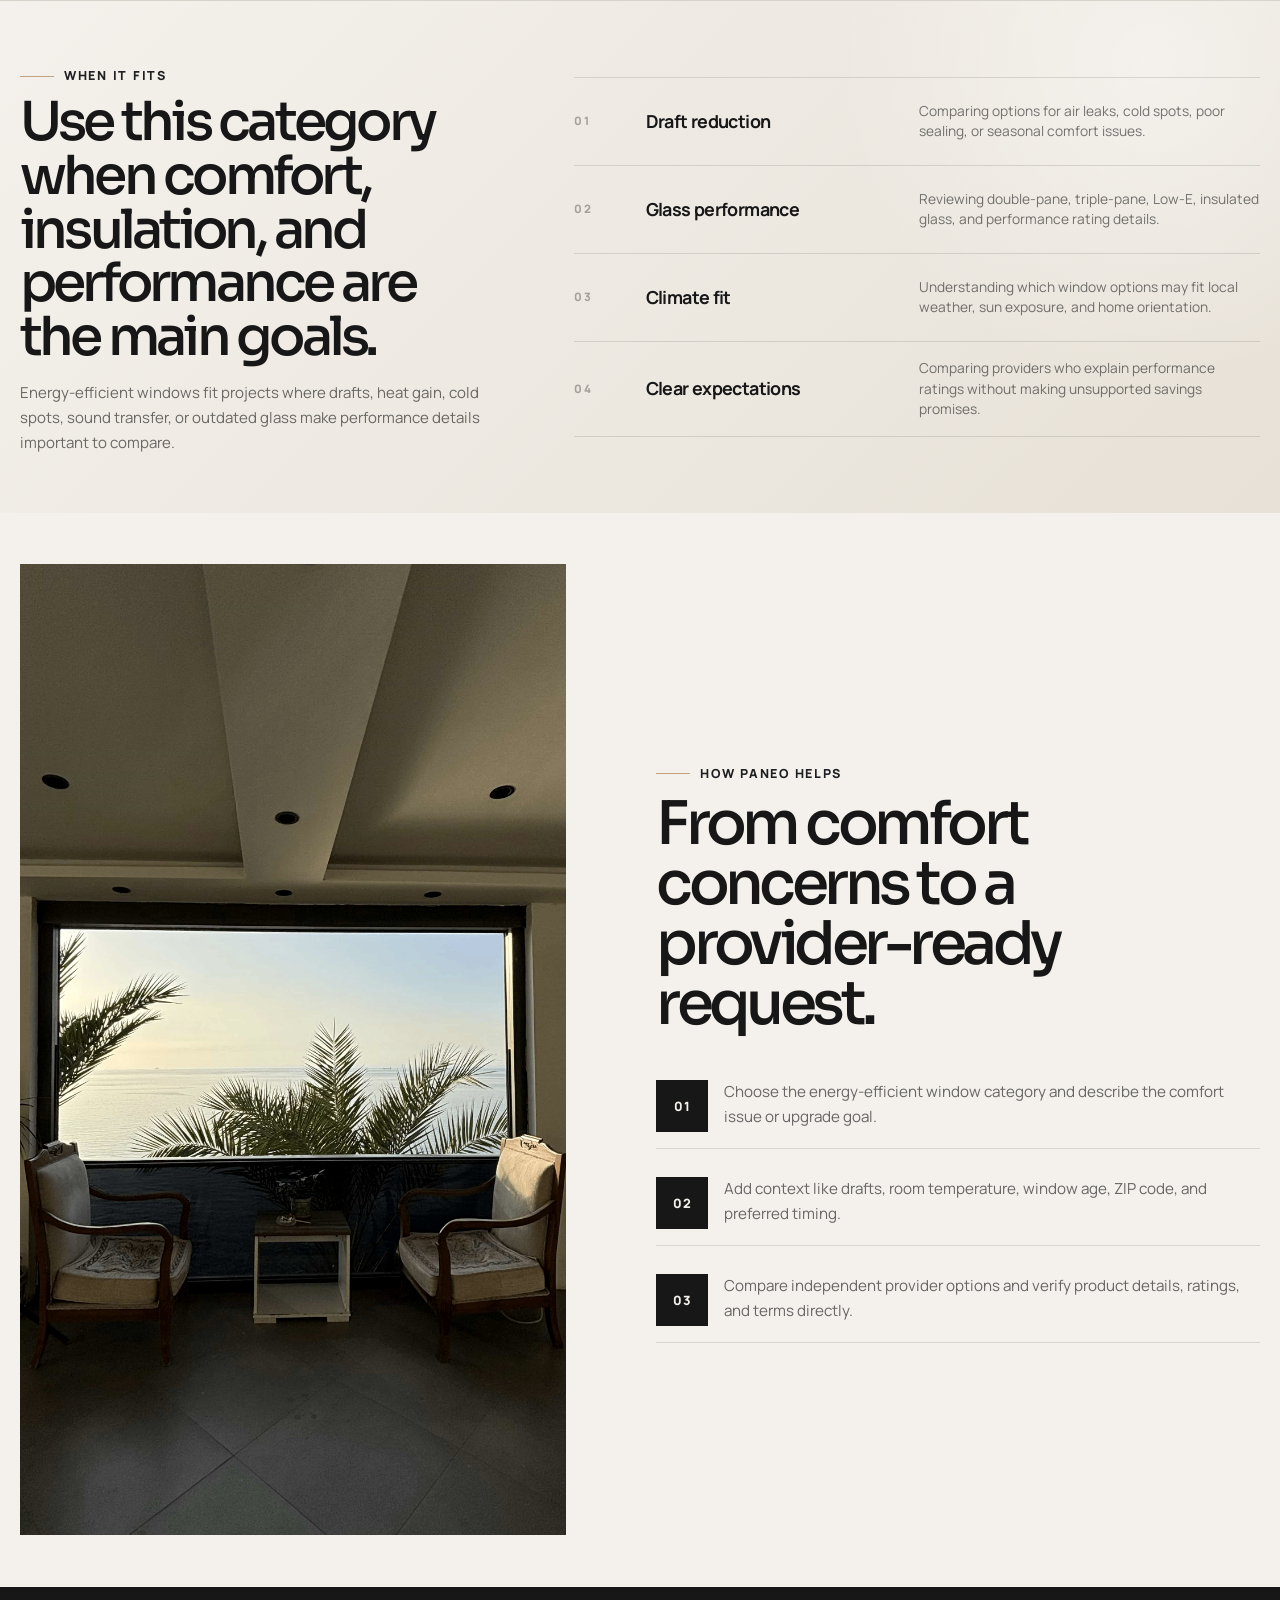
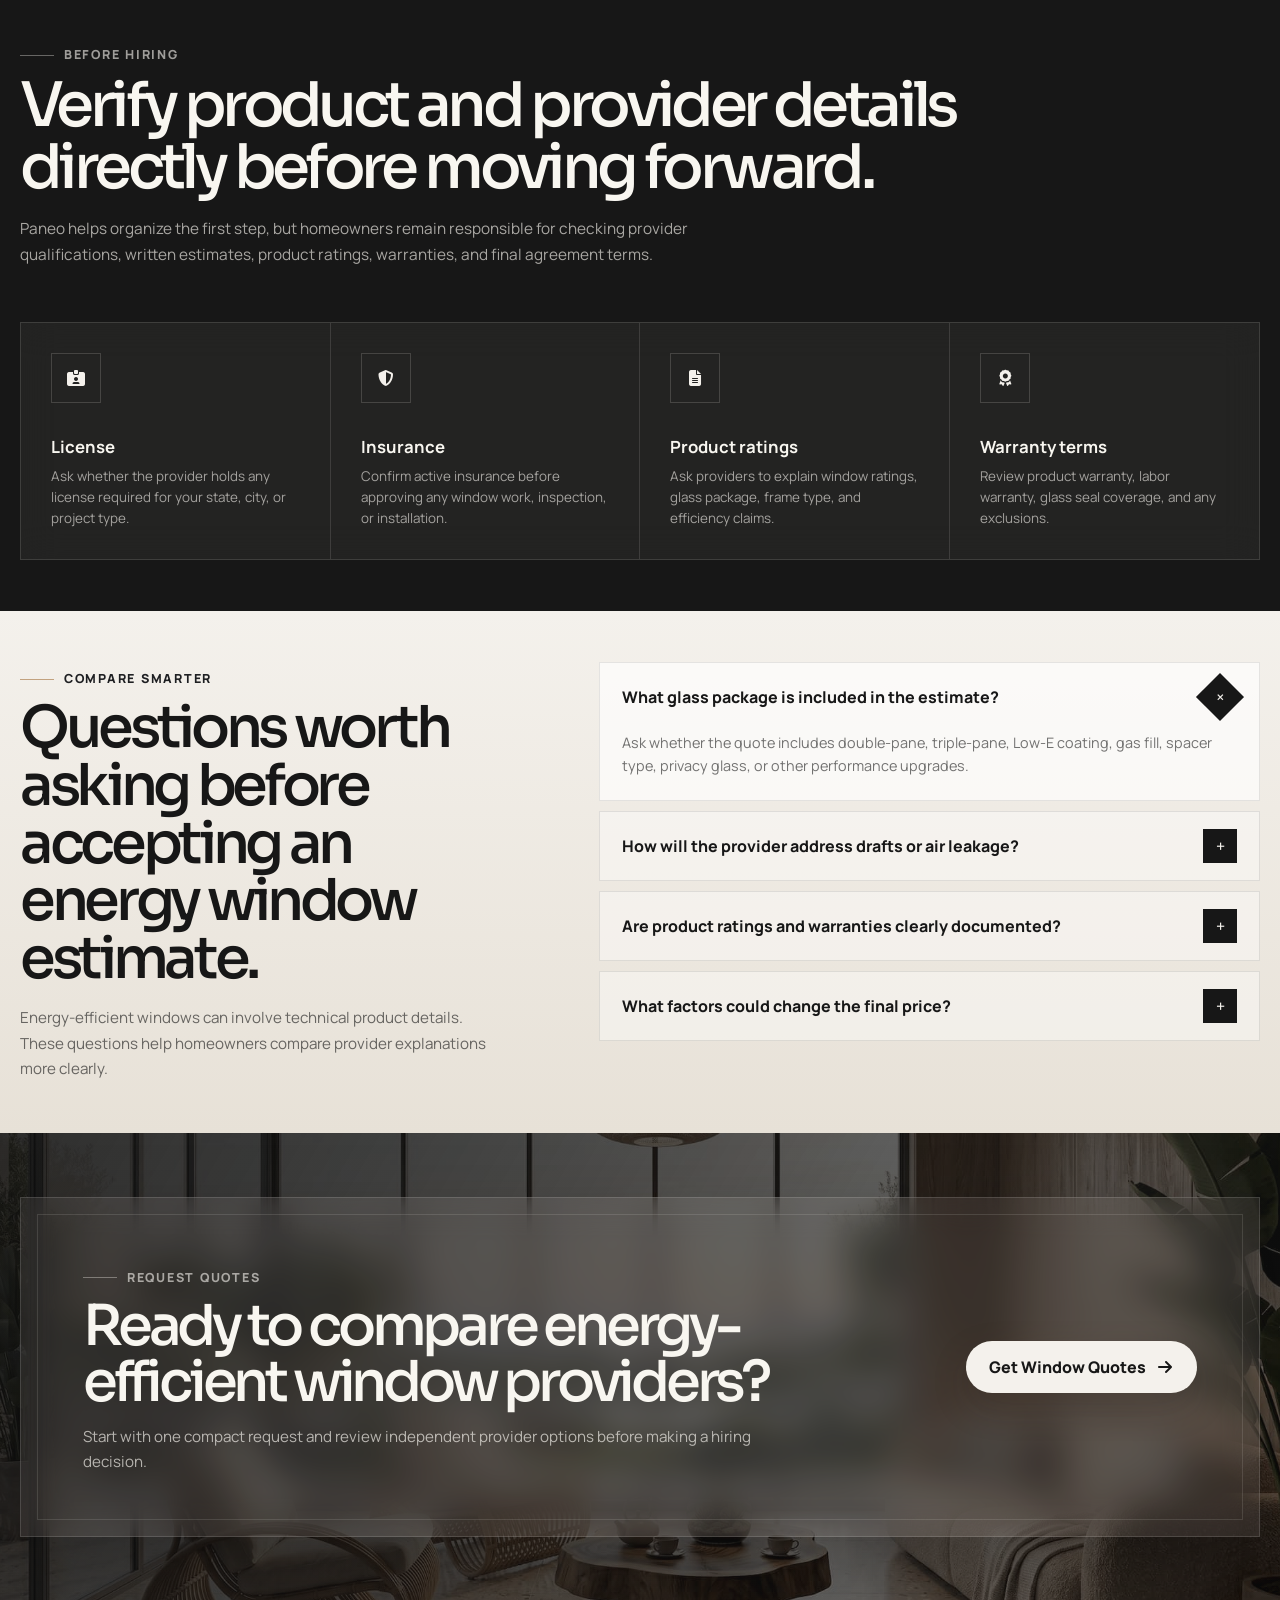
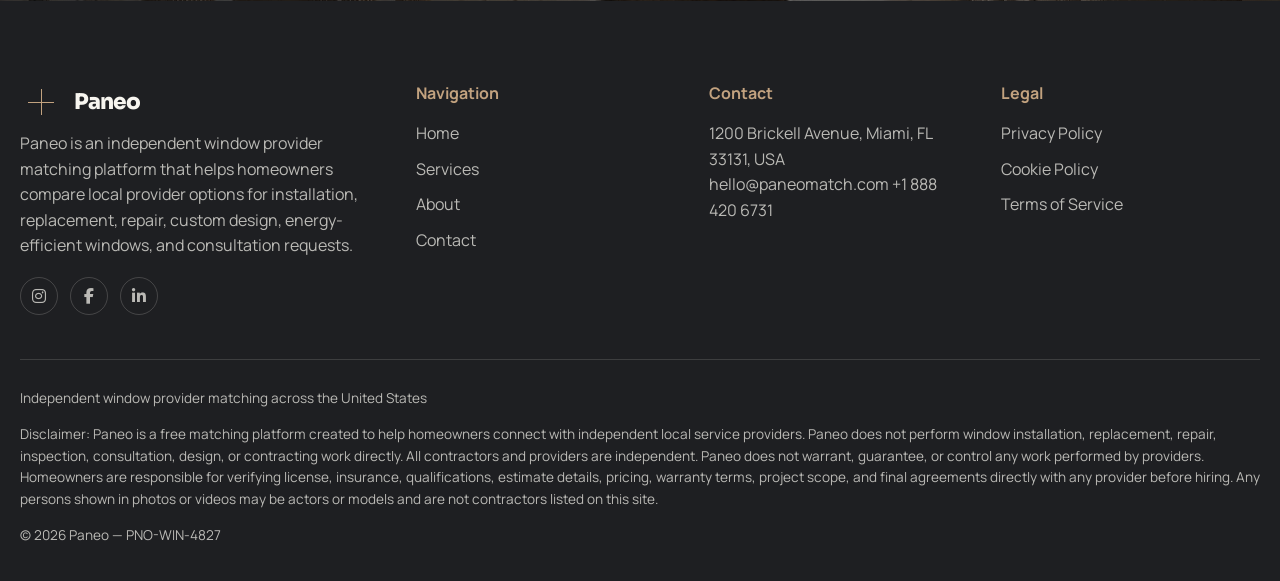
<file: energy-efficient-windows.html>
<!DOCTYPE html>
<html lang="en" data-service-id="energy">

<head>
    <meta charset="UTF-8">
    <meta name="viewport" content="width=device-width, initial-scale=1.0">
    <title>Energy-Efficient Windows | Paneo</title>

    <meta name="description"
        content="Compare independent providers for energy-efficient windows with Paneo. Explore efficient glass, insulated frames, quote factors, provider questions, and window upgrade options.">

    <link rel="icon" href="favicon.svg" type="image/svg+xml">

    <link
        href="https://fonts.googleapis.com/css2?family=Manrope:wght@400;500;600;700;800&family=Sora:wght@500;600;700;800&display=swap"
        rel="stylesheet">

    <link rel="stylesheet" href="https://cdnjs.cloudflare.com/ajax/libs/font-awesome/6.5.0/css/all.min.css">

    <link rel="stylesheet" href="css/style.css">
    <link rel="stylesheet" href="css/service-page.css">
</head>

<body>
    <a class="skip-link" href="#main">Skip to content</a>

    <header class="site-header">
        <div class="header-inner">
            <a class="logo logo-premium-simple" href="index.html" aria-label="Paneo home">
                <svg class="logo-icon" viewBox="0 0 48 48" fill="none">
                    <rect x="6" y="6" width="36" height="36" rx="12" />
                    <line x1="24" y1="6" x2="24" y2="42" />
                    <line x1="6" y1="24" x2="42" y2="24" />
                </svg>

                <span class="logo-text">Paneo</span>
            </a>

            <nav class="desktop-nav" aria-label="Main navigation">
                <a href="index.html">Home</a>

                <div class="nav-dropdown">
                    <button class="nav-dropdown-toggle" type="button" aria-expanded="false">
                        Services <i class="fa-solid fa-chevron-down"></i>
                    </button>
                    <div class="services-dropdown" data-services-dropdown></div>
                </div>

                <a href="about.html">About</a>
                <a href="contact.html">Contact</a>
            </nav>

            <div class="header-actions">
                <a class="btn btn-primary" href="tel:+18884206731" data-phone>Get Window Quotes</a>

                <button class="mobile-menu-toggle" type="button" data-menu-toggle aria-label="Open menu"
                    aria-expanded="false">
                    <i class="fa-solid fa-bars"></i>
                </button>
            </div>
        </div>
    </header>

    <div class="mobile-menu" data-mobile-menu aria-hidden="true">
        <div class="mobile-menu-inner">
            <nav class="mobile-nav" aria-label="Mobile navigation">
                <a href="index.html">Home</a>

                <button class="mobile-services-toggle" type="button" data-mobile-services-toggle aria-expanded="false">
                    Services <i class="fa-solid fa-plus"></i>
                </button>

                <div class="mobile-services-list" data-mobile-services-list></div>

                <a href="about.html">About</a>
                <a href="contact.html">Contact</a>
            </nav>

            <div class="mobile-contact">
                <a href="tel:+18884206731" data-phone-number>+1 888 420 6731</a>
                <a href="mailto:hello@paneomatch.com" data-email-link data-email>hello@paneomatch.com</a>
                <span data-address>1200 Brickell Avenue, Miami, FL 33131, USA</span>
            </div>
        </div>
    </div>

    <a class="sticky-service-btn" href="services.html">
        <i class="fa-solid fa-table-cells-large"></i>
        Services
    </a>

    <main id="main">

        
        <section class="service-hero">
            <div class="service-hero-bg">
                <img src="images/services/energy-efficient-windows.jpg" alt="Energy efficient windows in a modern home">
            </div>

            <div class="service-hero-overlay"></div>

            <div class="container service-hero-grid">
                <div class="service-hero-copy reveal-up">
                    <span class="eyebrow">Energy-efficient window comparison</span>

                    <h1>Energy-Efficient Windows</h1>

                    <p class="lead">
                        Compare independent providers for window upgrades focused on insulation,
                        comfort, glass performance, frame efficiency, and better year-round home
                        climate control.
                    </p>

                    <div class="service-hero-actions">
                        <a class="btn btn-primary" href="contact.html?service=energy-efficient-windows">
                            Request Quotes
                            <i class="fa-solid fa-arrow-right"></i>
                        </a>

                        <a class="btn btn-ghost" href="services.html">
                            All Services
                        </a>
                    </div>
                </div>

                <div class="service-hero-card premium-card reveal-up">
                    <i class="fa-solid fa-temperature-half"></i>
                    <h2>Compare independent providers, not direct Paneo crews.</h2>
                    <p>
                        Paneo helps homeowners organize energy-efficient window requests and compare
                        independent provider options. Any inspection, estimate, product recommendation,
                        installation, warranty, or final agreement is handled directly by independent companies.
                    </p>
                </div>

                <div class="service-hero-rail reveal-up" aria-label="Energy-efficient window comparison highlights">
                    <div class="rail-item">
                        <strong>Comfort goals</strong>
                        <span>Compare options for drafts, heat gain, cold rooms, noise, and seasonal comfort.</span>
                    </div>

                    <div class="rail-item">
                        <strong>Glass performance</strong>
                        <span>Discuss Low-E glass, multi-pane units, gas fills, coatings, and insulation values.</span>
                    </div>

                    <div class="rail-item">
                        <strong>Frame efficiency</strong>
                        <span>Review frame materials, sealing details, installation approach, and air leakage
                            concerns.</span>
                    </div>

                    <div class="rail-item">
                        <strong>Verification</strong>
                        <span>Confirm product ratings, written estimates, warranties, license, and insurance
                            directly.</span>
                    </div>
                </div>
            </div>
        </section>

        
	<section class="service-snapshot service-snapshot--energy section">
	    <div class="container service-snapshot-editorial">
	        <div class="service-snapshot-media reveal-up">
	            <img src="images/service-pages/energy-efficient-snapshot.jpg" alt="Energy-efficient window detail" loading="lazy" width="1915" height="2553">

	            <div class="snapshot-media-badge">
	                <span>Efficiency fit</span>
	                <strong>Glass · Climate · Comfort</strong>
	            </div>
        </div>

        <div class="service-snapshot-content reveal-up">
            <span class="eyebrow">Service snapshot</span>

            <h2>
                Energy-efficient windows are for projects where comfort and performance matter most.
            </h2>

            <p>
                This path fits homeowners comparing providers for drafts, heat gain, cold spots,
                sound transfer, outdated glass, or better insulation performance.
            </p>

            <div class="snapshot-line-list">
                <article>
                    <span>01</span>
                    <div>
                        <strong>Comfort issues</strong>
                        <p>For drafts, cold rooms, heat gain, poor sealing, or seasonal temperature swings.</p>
                    </div>
                </article>

                <article>
                    <span>02</span>
                    <div>
                        <strong>Glass performance</strong>
                        <p>For comparing double-pane, triple-pane, Low-E coatings, insulated glass, and ratings.</p>
                    </div>
                </article>

                <article>
                    <span>03</span>
                    <div>
                        <strong>Climate fit</strong>
                        <p>For understanding options based on sun exposure, local weather, orientation, and comfort
                            goals.</p>
                    </div>
                </article>
            </div>
        </div>
    </div>
</section>

        
<section class="service-fit service-fit--compact section">
    <div class="container service-fit-compact-grid">
        <div class="service-fit-compact-copy reveal-up">
            <span class="eyebrow">When it fits</span>

            <h2>Use this category when comfort, insulation, and performance are the main goals.</h2>

            <p>
                Energy-efficient windows fit projects where drafts, heat gain, cold spots,
                sound transfer, or outdated glass make performance details important to compare.
            </p>
        </div>

        <div class="service-fit-compact-list reveal-up">
            <article>
                <span>01</span>
                <strong>Draft reduction</strong>
                <p>Comparing options for air leaks, cold spots, poor sealing, or seasonal comfort issues.</p>
            </article>

            <article>
                <span>02</span>
                <strong>Glass performance</strong>
                <p>Reviewing double-pane, triple-pane, Low-E, insulated glass, and performance rating details.</p>
            </article>

            <article>
                <span>03</span>
                <strong>Climate fit</strong>
                <p>Understanding which window options may fit local weather, sun exposure, and home orientation.</p>
            </article>

            <article>
                <span>04</span>
                <strong>Clear expectations</strong>
                <p>Comparing providers who explain performance ratings without making unsupported savings promises.</p>
            </article>
        </div>
    </div>
</section>


        
        <section class="service-split section">
            <div class="container service-split-grid">
                <div class="service-split-image reveal-up">
                    <img src="images/service-pages/window-repair-detail.jpg" alt="Energy-efficient window glass detail">
                </div>

                <div class="service-split-copy reveal-up">
                    <span class="eyebrow">How Paneo helps</span>
                    <h2>From comfort concerns to a provider-ready request.</h2>

                    <div class="split-steps">
                        <div>
                            <strong>01</strong>
                            <p>Choose the energy-efficient window category and describe the comfort issue or upgrade
                                goal.</p>
                        </div>

                        <div>
                            <strong>02</strong>
                            <p>Add context like drafts, room temperature, window age, ZIP code, and preferred timing.
                            </p>
                        </div>

                        <div>
                            <strong>03</strong>
                            <p>Compare independent provider options and verify product details, ratings, and terms
                                directly.</p>
                        </div>
                    </div>
                </div>
            </div>
        </section>

        
        <section class="service-verify section">
            <div class="container service-verify-shell">
                <div class="service-verify-head reveal-up">
                    <span class="eyebrow">Before hiring</span>
                    <h2>Verify product and provider details directly before moving forward.</h2>
                    <p>
                        Paneo helps organize the first step, but homeowners remain responsible for checking
                        provider qualifications, written estimates, product ratings, warranties, and final agreement
                        terms.
                    </p>
                </div>

                <div class="service-verify-grid reveal-up">
                    <article>
                        <i class="fa-solid fa-id-card-clip"></i>
                        <strong>License</strong>
                        <p>Ask whether the provider holds any license required for your state, city, or project type.
                        </p>
                    </article>

                    <article>
                        <i class="fa-solid fa-shield-halved"></i>
                        <strong>Insurance</strong>
                        <p>Confirm active insurance before approving any window work, inspection, or installation.</p>
                    </article>

                    <article>
                        <i class="fa-solid fa-file-lines"></i>
                        <strong>Product ratings</strong>
                        <p>Ask providers to explain window ratings, glass package, frame type, and efficiency claims.
                        </p>
                    </article>

                    <article>
                        <i class="fa-solid fa-award"></i>
                        <strong>Warranty terms</strong>
                        <p>Review product warranty, labor warranty, glass seal coverage, and any exclusions.</p>
                    </article>
                </div>
            </div>
        </section>

        
        <section class="service-questions section">
            <div class="container service-questions-grid">
                <div class="service-questions-copy reveal-up">
                    <span class="eyebrow">Compare smarter</span>
                    <h2>Questions worth asking before accepting an energy window estimate.</h2>
                    <p>
                        Energy-efficient windows can involve technical product details. These questions help
                        homeowners compare provider explanations more clearly.
                    </p>
                </div>

                <div class="service-question-list reveal-up">
                    <details open>
                        <summary>What glass package is included in the estimate?</summary>
                        <p>
                            Ask whether the quote includes double-pane, triple-pane, Low-E coating, gas fill,
                            spacer type, privacy glass, or other performance upgrades.
                        </p>
                    </details>

                    <details>
                        <summary>How will the provider address drafts or air leakage?</summary>
                        <p>
                            Ask whether the provider evaluates existing frames, sealing, weatherstripping,
                            installation method, and surrounding trim or wall conditions.
                        </p>
                    </details>

                    <details>
                        <summary>Are product ratings and warranties clearly documented?</summary>
                        <p>
                            Request written details about ratings, manufacturer warranty, glass seal coverage,
                            labor warranty, and any limits or exclusions.
                        </p>
                    </details>

                    <details>
                        <summary>What factors could change the final price?</summary>
                        <p>
                            Confirm how frame damage, hidden moisture, difficult access, custom sizes, extra trim,
                            or scope changes would be priced and approved.
                        </p>
                    </details>
                </div>
            </div>
        </section>


        
        <section class="service-cta section">
            <div class="container">
                <div class="service-cta-card reveal-up">
                    <div>
                        <span class="eyebrow">Request quotes</span>
                        <h2>Ready to compare energy-efficient window providers?</h2>
                        <p>
                            Start with one compact request and review independent provider options before making
                            a hiring decision.
                        </p>
                    </div>

                    <a class="btn btn-primary" href="contact.html?service=energy-efficient-windows">
                        Get Window Quotes
                        <i class="fa-solid fa-arrow-right"></i>
                    </a>
                </div>
            </div>
        </section>
    </main>

    <footer class="site-footer"></footer>

    <script type="application/ld+json">
    {
        "@context": "https://schema.org",
        "@type": "FAQPage",
        "mainEntity": [
            {
                "@type": "Question",
                "name": "Is Paneo an energy-efficient window installer?",
                "acceptedAnswer": {
                    "@type": "Answer",
                    "text": "No. Paneo is an independent matching platform. We do not install, replace, repair, inspect, manufacture, or recommend windows directly."
                }
            },
            {
                "@type": "Question",
                "name": "What details should I include in an energy-efficient window request?",
                "acceptedAnswer": {
                    "@type": "Answer",
                    "text": "Helpful details include window age, room comfort issues, drafts, condensation, noise concerns, number of windows, glass preferences, ZIP code, and project timing."
                }
            },
            {
                "@type": "Question",
                "name": "Are energy-efficient windows always more expensive?",
                "acceptedAnswer": {
                    "@type": "Answer",
                    "text": "Costs vary. Glass package, frame material, size, quantity, labor, installation complexity, and selected provider can all affect the estimate."
                }
            },
            {
                "@type": "Question",
                "name": "What should I verify before choosing a provider?",
                "acceptedAnswer": {
                    "@type": "Answer",
                    "text": "Confirm license, insurance, product ratings, written estimate, installation scope, glass package, warranty terms, payment schedule, and final pricing directly."
                }
            }
        ]
    }
    </script>

    <script src="js/config.js"></script>
    <script src="js/services-data.js"></script>
    <script src="js/main.js"></script>
    <script src="js/service-page.js"></script>
</body>

</html>
</file>
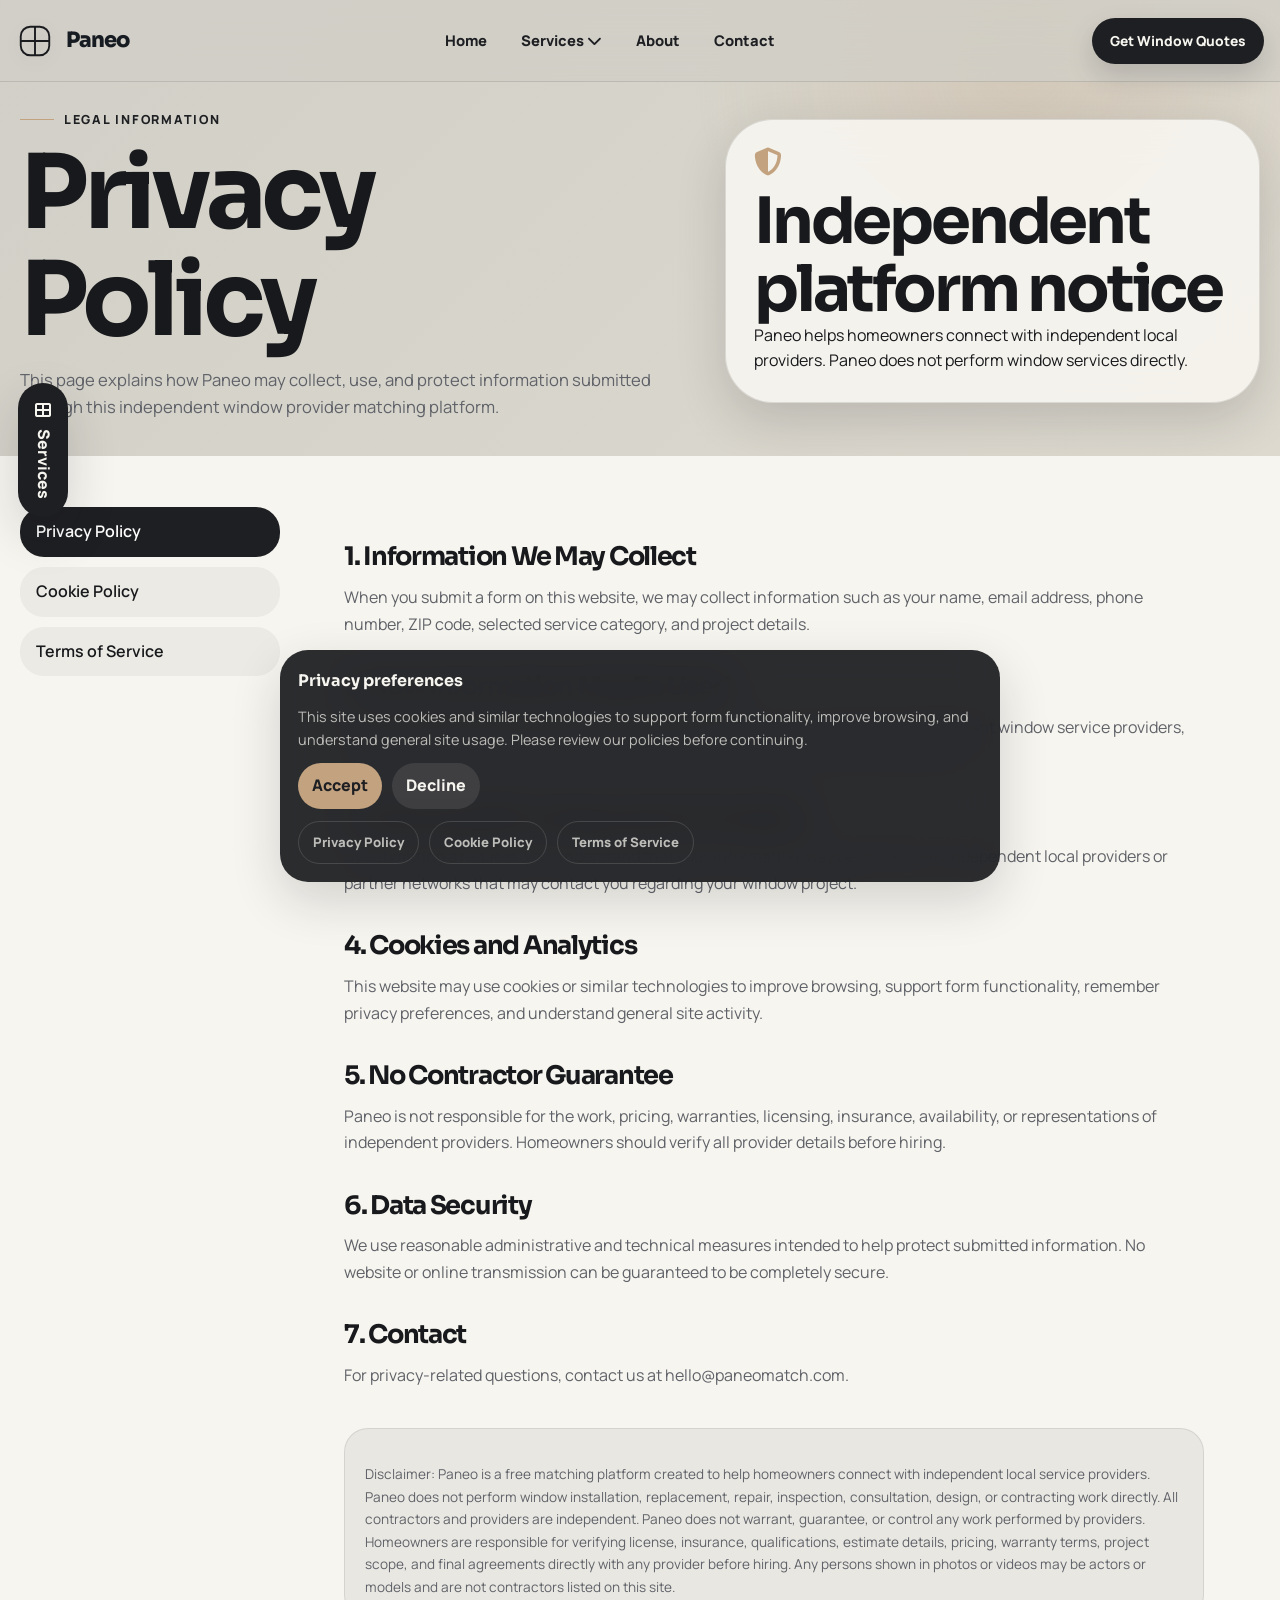
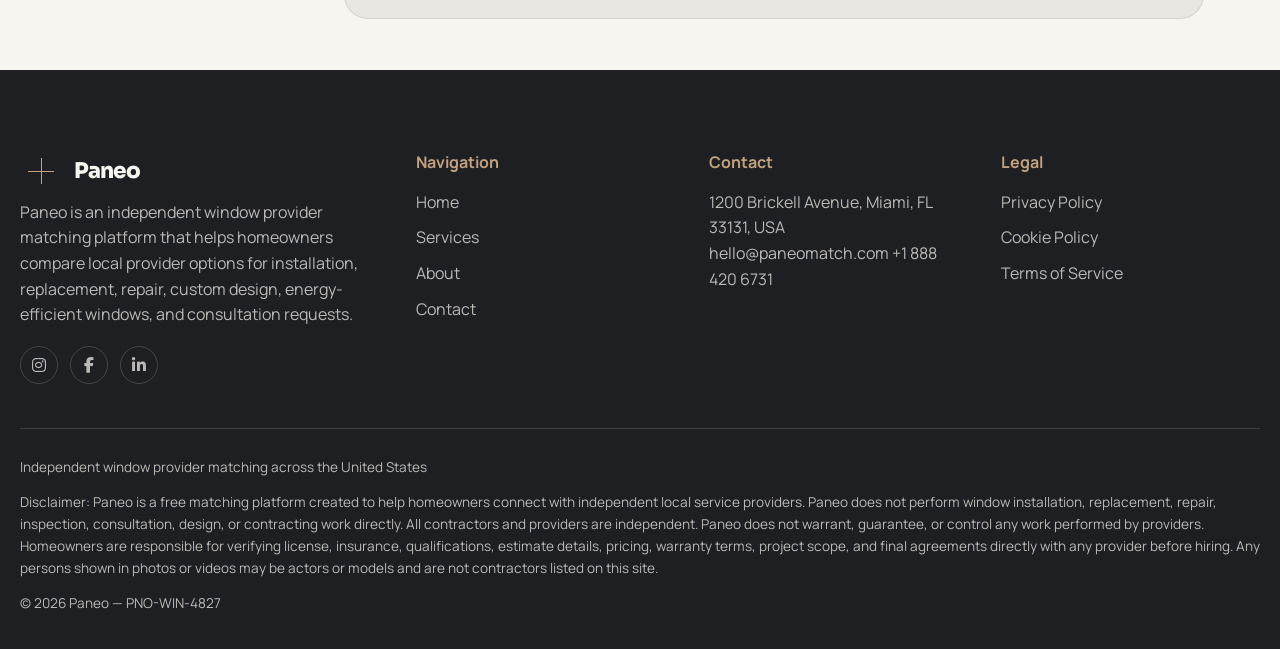
<file: privacy-policy.html>
<!DOCTYPE html>
<html lang="en" data-legal-page="privacy">

<head>
    <meta charset="UTF-8">
    <meta name="viewport" content="width=device-width, initial-scale=1.0">
    <title>Privacy Policy | Paneo</title>

    <meta name="description" content="Privacy Policy for Paneo, an independent window provider matching platform.">

    <link rel="icon" href="favicon.svg" type="image/svg+xml">

    <link
        href="https://fonts.googleapis.com/css2?family=Manrope:wght@400;500;600;700;800&family=Sora:wght@500;600;700;800&display=swap"
        rel="stylesheet">
    <link rel="stylesheet" href="https://cdnjs.cloudflare.com/ajax/libs/font-awesome/6.5.0/css/all.min.css">

    <link rel="stylesheet" href="css/style.css">
    <link rel="stylesheet" href="css/legal.css">
</head>

<body>
    <a class="skip-link" href="#main">Skip to content</a>

    <header class="site-header">
        <div class="header-inner">
<a class="logo logo-premium-simple" href="index.html" aria-label="Paneo home">
    <svg class="logo-icon" viewBox="0 0 48 48" fill="none">
        <rect x="6" y="6" width="36" height="36" rx="12" />
        <line x1="24" y1="6" x2="24" y2="42" />
        <line x1="6" y1="24" x2="42" y2="24" />
    </svg>

    <span class="logo-text">Paneo</span>
</a>

            <nav class="desktop-nav" aria-label="Main navigation">
                <a href="index.html">Home</a>

                <div class="nav-dropdown">
                    <button class="nav-dropdown-toggle" type="button" aria-expanded="false">
                        Services <i class="fa-solid fa-chevron-down"></i>
                    </button>
                    <div class="services-dropdown" data-services-dropdown></div>
                </div>

                <a href="about.html">About</a>
                <a href="contact.html">Contact</a>
            </nav>

            <div class="header-actions">
                <a class="btn btn-primary" href="tel:+18884206731" data-phone>Get Window Quotes</a>

                <button class="mobile-menu-toggle" type="button" data-menu-toggle aria-label="Open menu"
                    aria-expanded="false">
                    <i class="fa-solid fa-bars"></i>
                </button>
            </div>
        </div>
    </header>

    <div class="mobile-menu" data-mobile-menu aria-hidden="true">
        <div class="mobile-menu-inner">
            <nav class="mobile-nav" aria-label="Mobile navigation">
                <a href="index.html">Home</a>

                <button class="mobile-services-toggle" type="button" data-mobile-services-toggle aria-expanded="false">
                    Services <i class="fa-solid fa-plus"></i>
                </button>

                <div class="mobile-services-list" data-mobile-services-list></div>

                <a href="about.html">About</a>
                <a href="contact.html">Contact</a>
            </nav>

            <div class="mobile-contact">
                <a href="tel:+18884206731" data-phone-number>+1 888 420 6731</a>
                <a href="mailto:hello@paneomatch.com" data-email-link data-email>hello@paneomatch.com</a>
                <span data-address>1200 Brickell Avenue, Miami, FL 33131, USA</span>
            </div>
        </div>
    </div>

    <a class="sticky-service-btn" href="services.html">
        <i class="fa-solid fa-table-cells-large"></i>
        Services
    </a>

    <main id="main">
        <section class="legal-hero">
            <div class="container legal-hero-grid">
                <div class="legal-hero-copy reveal-up">
                    <span class="eyebrow">Legal information</span>
                    <h1>Privacy Policy</h1>
                    <p class="lead">
                        This page explains how Paneo may collect, use, and protect information
                        submitted through this independent window provider matching platform.
                    </p>
                </div>

                <div class="legal-hero-card premium-card reveal-up">
                    <i class="fa-solid fa-shield-halved"></i>
                    <h2>Independent platform notice</h2>
                    <p>
                        Paneo helps homeowners connect with independent local providers.
                        Paneo does not perform window services directly.
                    </p>
                </div>
            </div>
        </section>

        <section class="legal-content section">
            <div class="container legal-layout">
                <aside class="legal-sidebar reveal-up">
                    <a href="privacy-policy.html" class="is-active">Privacy Policy</a>
                    <a href="cookie-policy.html">Cookie Policy</a>
                    <a href="terms-of-service.html">Terms of Service</a>
                </aside>

                <article class="legal-article reveal-up">
                    <h2>1. Information We May Collect</h2>
                    <p>
                        When you submit a form on this website, we may collect information such as
                        your name, email address, phone number, ZIP code, selected service category,
                        and project details.
                    </p>

                    <h2>2. How Information May Be Used</h2>
                    <p>
                        Information may be used to process your request, connect you with relevant
                        independent window service providers, respond to inquiries, improve site
                        functionality, and support basic business operations.
                    </p>

                    <h2>3. Sharing With Independent Providers</h2>
                    <p>
                        By submitting a request, you understand that your information may be shared
                        with independent local providers or partner networks that may contact you
                        regarding your window project.
                    </p>

                    <h2>4. Cookies and Analytics</h2>
                    <p>
                        This website may use cookies or similar technologies to improve browsing,
                        support form functionality, remember privacy preferences, and understand
                        general site activity.
                    </p>

                    <h2>5. No Contractor Guarantee</h2>
                    <p>
                        Paneo is not responsible for the work, pricing, warranties, licensing,
                        insurance, availability, or representations of independent providers.
                        Homeowners should verify all provider details before hiring.
                    </p>

                    <h2>6. Data Security</h2>
                    <p>
                        We use reasonable administrative and technical measures intended to help
                        protect submitted information. No website or online transmission can be
                        guaranteed to be completely secure.
                    </p>

                    <h2>7. Contact</h2>
                    <p>
                        For privacy-related questions, contact us at
                        <a href="mailto:hello@paneomatch.com" data-email-link data-email>hello@paneomatch.com</a>.
                    </p>

                    <div class="legal-disclaimer">
                        <p data-disclaimer></p>
                    </div>
                </article>
            </div>
        </section>
    </main>

    <footer class="site-footer"></footer>

    <script src="js/config.js"></script>
    <script src="js/services-data.js"></script>
    <script src="js/main.js"></script>
    <script src="js/legal.js"></script>
</body>

</html>
</file>
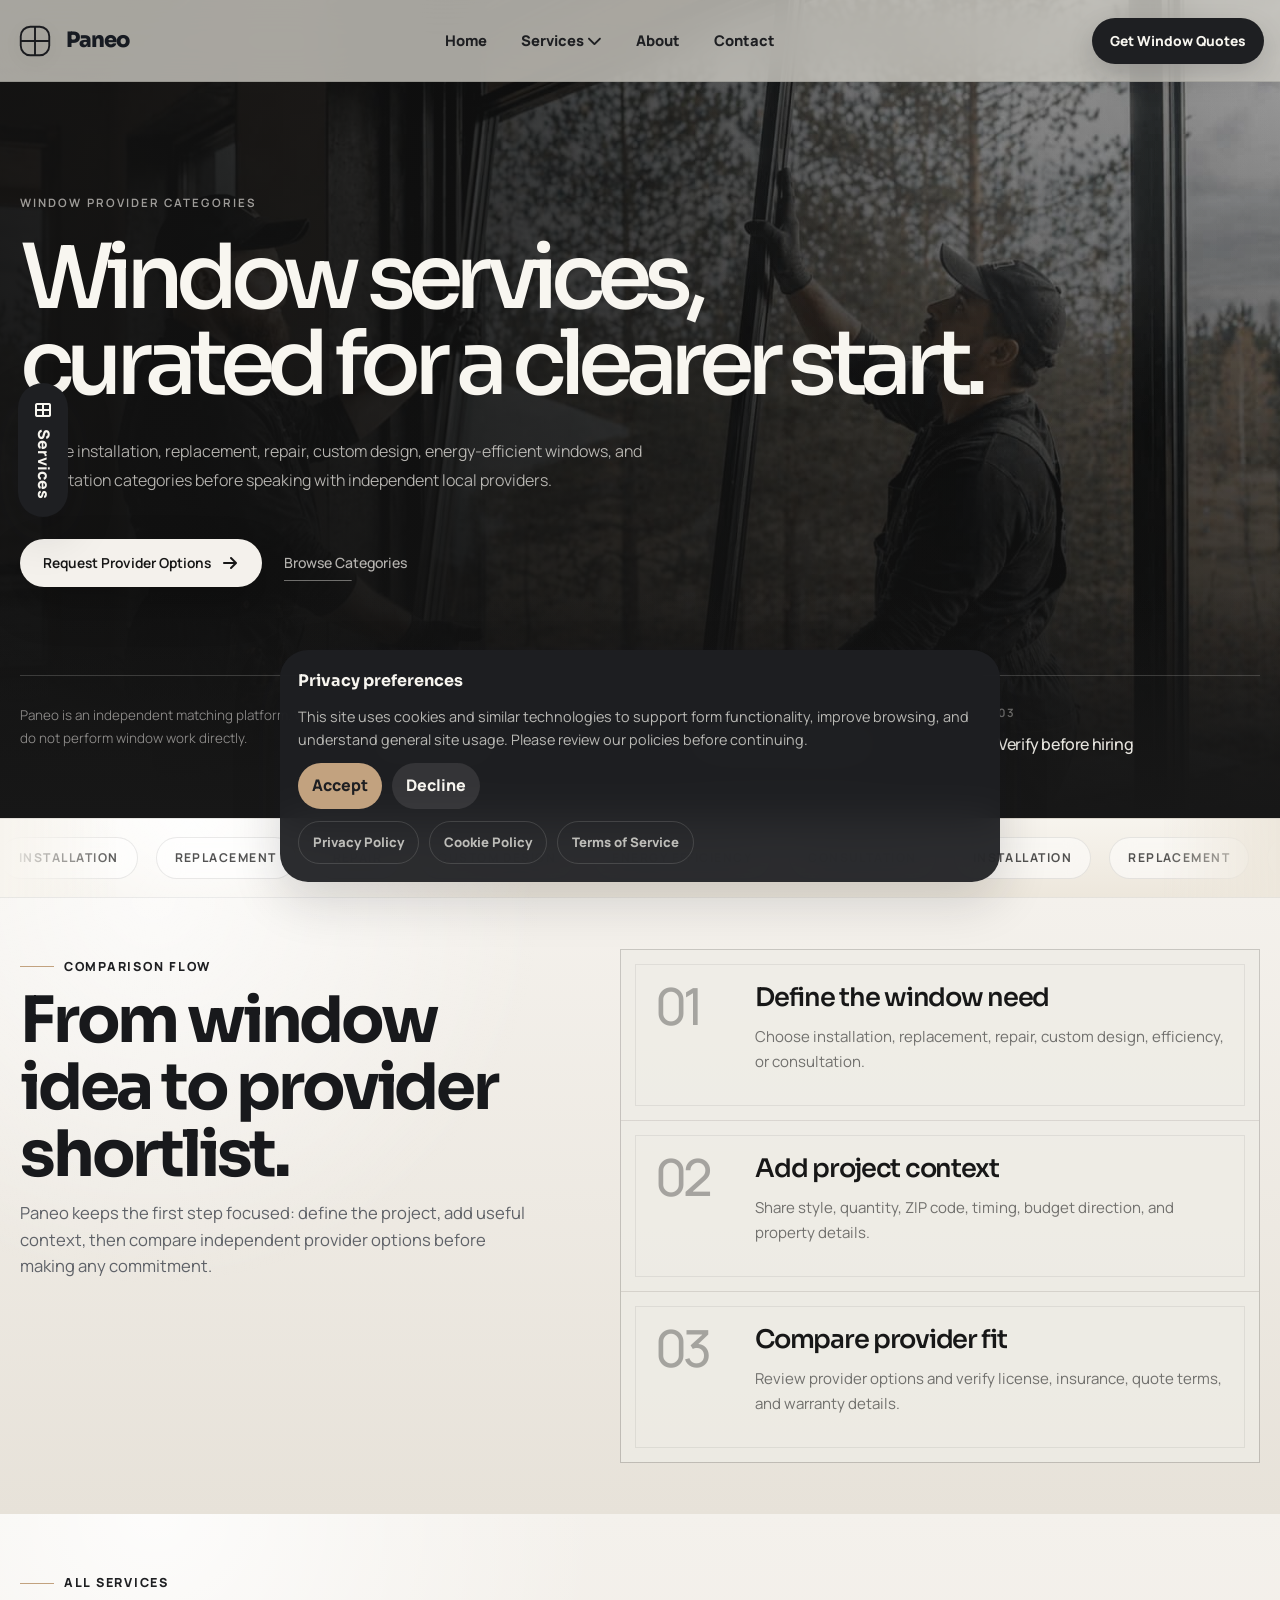
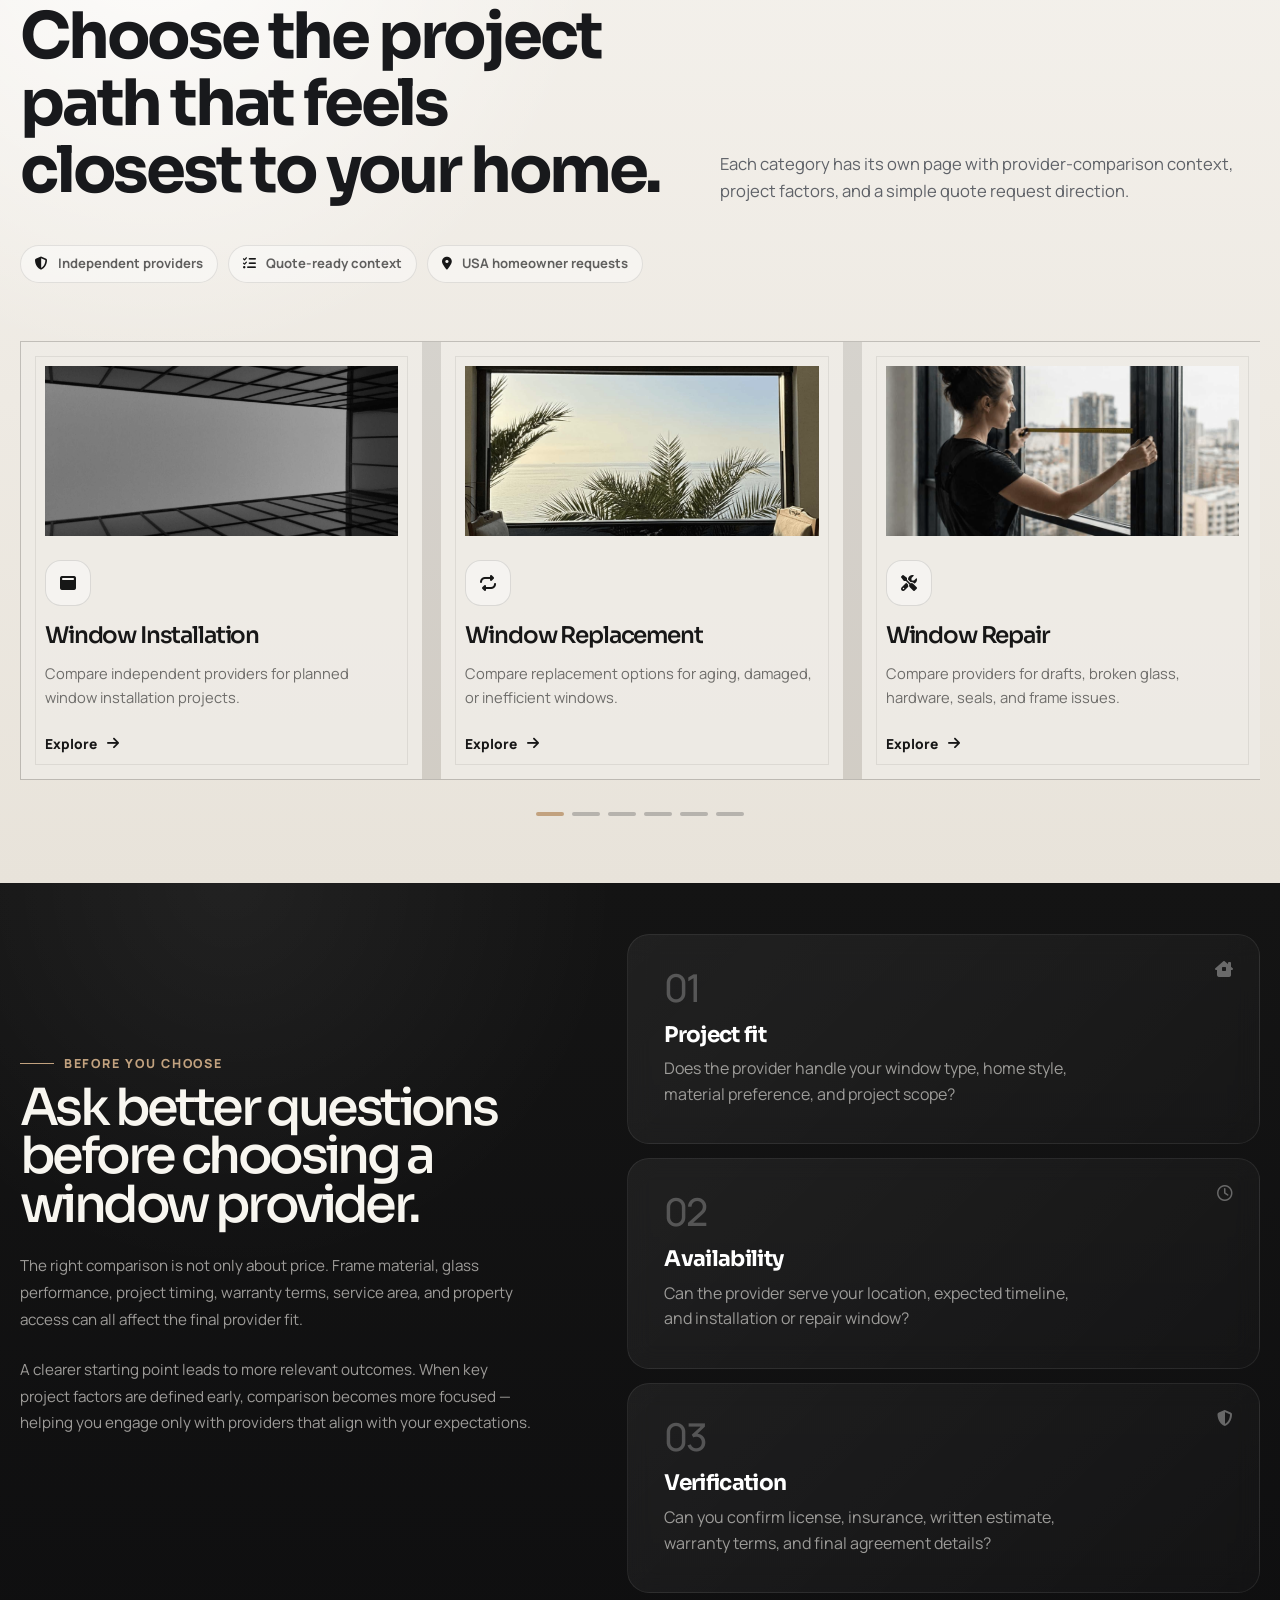
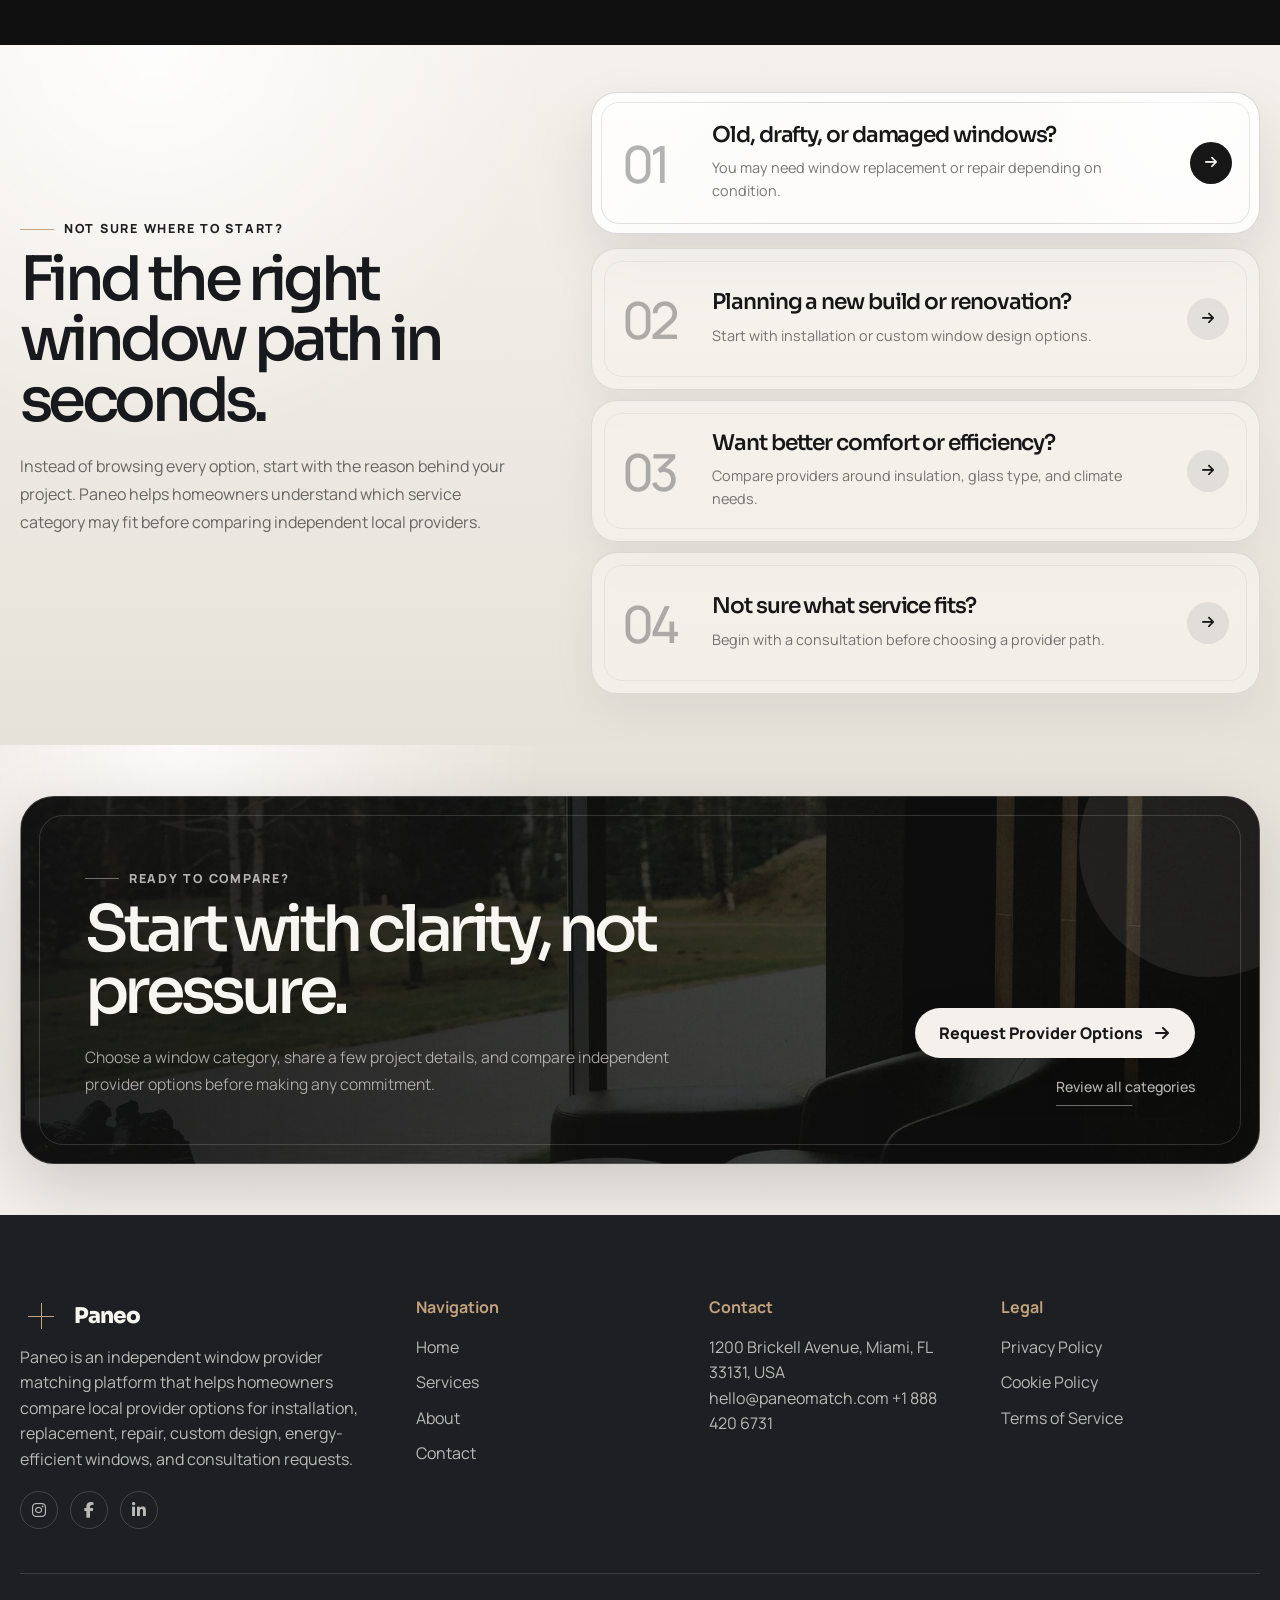
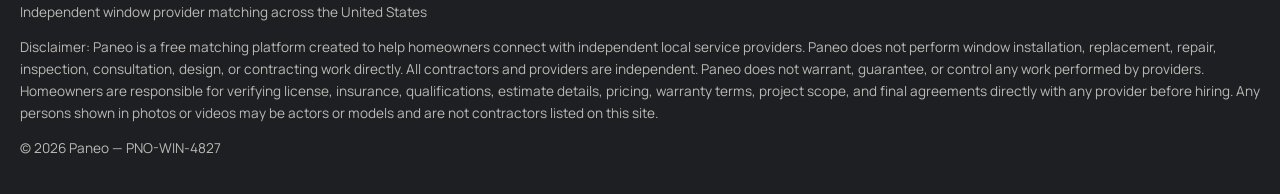
<file: services.html>
<!DOCTYPE html>
<html lang="en">

<head>
    <meta charset="UTF-8">
    <meta name="viewport" content="width=device-width, initial-scale=1.0">
    <title>Window Services | Paneo</title>

    <meta name="description"
        content="Compare local window providers for installation, replacement, repair, custom window design, energy-efficient windows, and window consultations.">

    <link rel="icon" href="favicon.svg" type="image/svg+xml">

    <link
        href="https://fonts.googleapis.com/css2?family=Manrope:wght@400;500;600;700;800&family=Sora:wght@500;600;700;800&display=swap"
        rel="stylesheet">
    <link rel="stylesheet" href="https://cdnjs.cloudflare.com/ajax/libs/font-awesome/6.5.0/css/all.min.css">
    <link rel="stylesheet" href="https://cdn.jsdelivr.net/npm/swiper@11/swiper-bundle.min.css" />

    <link rel="stylesheet" href="css/style.css">
    <link rel="stylesheet" href="css/services.css">
</head>

<body>
    <a class="skip-link" href="#main">Skip to content</a>

    <header class="site-header">
        <div class="header-inner">
<a class="logo logo-premium-simple" href="index.html" aria-label="Paneo home">
    <svg class="logo-icon" viewBox="0 0 48 48" fill="none">
        <rect x="6" y="6" width="36" height="36" rx="12" />
        <line x1="24" y1="6" x2="24" y2="42" />
        <line x1="6" y1="24" x2="42" y2="24" />
    </svg>

    <span class="logo-text">Paneo</span>
</a>

            <nav class="desktop-nav" aria-label="Main navigation">
                <a href="index.html">Home</a>

                <div class="nav-dropdown">
                    <button class="nav-dropdown-toggle" type="button" aria-expanded="false">
                        Services <i class="fa-solid fa-chevron-down"></i>
                    </button>
                    <div class="services-dropdown" data-services-dropdown></div>
                </div>

                <a href="about.html">About</a>
                <a href="contact.html">Contact</a>
            </nav>

            <div class="header-actions">
                <a class="btn btn-primary" href="tel:+18884206731" data-phone>Get Window Quotes</a>

                <button class="mobile-menu-toggle" type="button" data-menu-toggle aria-label="Open menu"
                    aria-expanded="false">
                    <i class="fa-solid fa-bars"></i>
                </button>
            </div>
        </div>
    </header>

    <div class="mobile-menu" data-mobile-menu aria-hidden="true">
        <div class="mobile-menu-inner">
            <nav class="mobile-nav" aria-label="Mobile navigation">
                <a href="index.html">Home</a>

                <button class="mobile-services-toggle" type="button" data-mobile-services-toggle aria-expanded="false">
                    Services <i class="fa-solid fa-plus"></i>
                </button>

                <div class="mobile-services-list" data-mobile-services-list></div>

                <a href="about.html">About</a>
                <a href="contact.html">Contact</a>
            </nav>

            <div class="mobile-contact">
                <a href="tel:+18884206731" data-phone-number>+1 888 420 6731</a>
                <a href="mailto:hello@paneomatch.com" data-email-link data-email>hello@paneomatch.com</a>
                <span data-address>1200 Brickell Avenue, Miami, FL 33131, USA</span>
            </div>
        </div>
    </div>

    <a class="sticky-service-btn" href="services.html">
        <i class="fa-solid fa-table-cells-large"></i>
        Services
    </a>

    <main id="main">
<section class="services-hero services-hero--editorial">
    <div class="services-hero-bg">
        <img src="images/services/services-hero.jpg" alt="Elegant modern home windows">
    </div>

    <div class="services-hero-overlay"></div>

    <div class="container services-hero-shell">
        <div class="services-hero-copy reveal-up">
            <span class="services-hero-kicker">Window provider categories</span>

            <h1>Window services, curated for a clearer start.</h1>

            <p class="lead">
                Explore installation, replacement, repair, custom design, energy-efficient windows,
                and consultation categories before speaking with independent local providers.
            </p>

            <div class="services-hero-actions">
                <a class="btn btn-primary" href="contact.html">
                    Request Provider Options
                    <i class="fa-solid fa-arrow-right"></i>
                </a>

                <a class="services-hero-link" href="#services-grid">
                    Browse Categories
                </a>
            </div>
        </div>

        <div class="services-hero-bottom reveal-up">
            <p>
                Paneo is an independent matching platform. We do not perform window work directly.
            </p>

            <div>
                <span>01</span>
                <strong>Select a category</strong>
            </div>

            <div>
                <span>02</span>
                <strong>Compare provider options</strong>
            </div>

            <div>
                <span>03</span>
                <strong>Verify before hiring</strong>
            </div>
        </div>
    </div>
</section>


<section class="marquee-band" aria-label="Window comparison topics">
    <div class="marquee-track">
        <div class="marquee-group">
            <a href="window-installation.html">Installation</a>
            <a href="window-replacement.html">Replacement</a>
            <a href="window-repair.html">Repair</a>
            <a href="custom-window-design.html">Custom Design</a>
            <a href="energy-efficient-windows.html">Energy Efficiency</a>
            <a href="window-consultation.html">Consultation</a>
        </div>

        <div class="marquee-group" aria-hidden="true">
            <a href="window-installation.html" tabindex="-1">Installation</a>
            <a href="window-replacement.html" tabindex="-1">Replacement</a>
            <a href="window-repair.html" tabindex="-1">Repair</a>
            <a href="custom-window-design.html" tabindex="-1">Custom Design</a>
            <a href="energy-efficient-windows.html" tabindex="-1">Energy Efficiency</a>
            <a href="window-consultation.html" tabindex="-1">Consultation</a>
        </div>
    </div>
</section>

<section class="timeline-section section">
    <div class="container timeline-grid">
        <div class="timeline-copy reveal-up">
            <span class="eyebrow">Comparison flow</span>
            <h2>From window idea to provider shortlist.</h2>
            <p class="lead">
                Paneo keeps the first step focused: define the project, add useful context,
                then compare independent provider options before making any commitment.
            </p>
        </div>

        <div class="timeline-list reveal-up">
            <article class="timeline-item">
                <span>01</span>
                <div>
                    <h3>Define the window need</h3>
                    <p>Choose installation, replacement, repair, custom design, efficiency, or consultation.</p>
                </div>
            </article>

            <article class="timeline-item">
                <span>02</span>
                <div>
                    <h3>Add project context</h3>
                    <p>Share style, quantity, ZIP code, timing, budget direction, and property details.</p>
                </div>
            </article>

            <article class="timeline-item">
                <span>03</span>
                <div>
                    <h3>Compare provider fit</h3>
                    <p>Review provider options and verify license, insurance, quote terms, and warranty details.</p>
                </div>
            </article>
        </div>
    </div>
</section>

        <section class="services-index section" id="services-grid">
            <div class="container">
                <div class="section-header reveal-up">
                    <div class="section-header__main">
                        <span class="eyebrow">All services</span>
                        <h2>Choose the project path that feels closest to your home.</h2>
                    </div>
                    <p class="lead">
                        Each category has its own page with provider-comparison context,
                        project factors, and a simple quote request direction.
                    </p>
                    <div class="section-header-info">
                        <span><i class="fa-solid fa-shield-halved"></i> Independent providers</span>
                        <span><i class="fa-solid fa-list-check"></i> Quote-ready context</span>
                        <span><i class="fa-solid fa-location-dot"></i> USA homeowner requests</span>
                    </div>
                </div>

	                <div class="servicesSwiper swiper" aria-label="Service categories carousel">
	                    <div class="swiper-wrapper" data-services-grid></div>
	                    <div class="swiper-pagination" aria-hidden="true"></div>
	                </div>
	            </div>
	        </section>

<section class="services-compare section">
    <div class="container compare-layout">
        <div class="compare-panel reveal-up">
            <span class="eyebrow">Before you choose</span>
            <h2>Ask better questions before choosing a window provider.</h2>
            <p>
                The right comparison is not only about price. Frame material, glass performance,
                project timing, warranty terms, service area, and property access can all affect
                the final provider fit.
 
            </p>

            <p>
                A clearer starting point leads to more relevant outcomes. When key project
                factors are defined early, comparison becomes more focused — helping you
                engage only with providers that align with your expectations.
            </p>
        </div>

        <div class="compare-list reveal-up">
            <div>
                <span>01</span>
                <i class="fa-solid fa-house-chimney-window"></i>
                <h3>Project fit</h3>
                <p>Does the provider handle your window type, home style, material preference, and project scope?</p>
            </div>

            <div>
                <span>02</span>
                <i class="fa-regular fa-clock"></i>
                <h3>Availability</h3>
                <p>Can the provider serve your location, expected timeline, and installation or repair window?</p>
            </div>

            <div>
                <span>03</span>
                <i class="fa-solid fa-shield-halved"></i>
                <h3>Verification</h3>
                <p>Can you confirm license, insurance, written estimate, warranty terms, and final agreement details?
                </p>
            </div>
        </div>
    </div>
</section>

<section class="services-decision section">
    <div class="container decision-layout">

        <div class="decision-left reveal-up">
            <span class="eyebrow">Not sure where to start?</span>
            <h2>Find the right window path in seconds.</h2>

            <p>
                Instead of browsing every option, start with the reason behind your project.
                Paneo helps homeowners understand which service category may fit before
                comparing independent local providers.
            </p>
        </div>

        <div class="decision-right reveal-up" data-decision-cards>
            <a class="decision-card is-active" href="window-replacement.html">
                <span>01</span>
                <div>
                    <h3>Old, drafty, or damaged windows?</h3>
                    <p>You may need window replacement or repair depending on condition.</p>
                </div>
                <i class="fa-solid fa-arrow-right"></i>
            </a>

            <a class="decision-card" href="window-installation.html">
                <span>02</span>
                <div>
                    <h3>Planning a new build or renovation?</h3>
                    <p>Start with installation or custom window design options.</p>
                </div>
                <i class="fa-solid fa-arrow-right"></i>
            </a>

            <a class="decision-card" href="energy-efficient-windows.html">
                <span>03</span>
                <div>
                    <h3>Want better comfort or efficiency?</h3>
                    <p>Compare providers around insulation, glass type, and climate needs.</p>
                </div>
                <i class="fa-solid fa-arrow-right"></i>
            </a>

            <a class="decision-card" href="window-consultation.html">
                <span>04</span>
                <div>
                    <h3>Not sure what service fits?</h3>
                    <p>Begin with a consultation before choosing a provider path.</p>
                </div>
                <i class="fa-solid fa-arrow-right"></i>
            </a>
        </div>

    </div>
</section>

<section class="services-cta section">
    <div class="container">
        <div class="services-cta-card reveal-up">
            <div class="services-cta-copy">
                <span class="eyebrow">Ready to compare?</span>

                <h2>Start with clarity, not pressure.</h2>

                <p>
                    Choose a window category, share a few project details, and compare
                    independent provider options before making any commitment.
                </p>
            </div>

            <div class="services-cta-actions">
                <a class="btn btn-primary" href="contact.html">
                    Request Provider Options
                    <i class="fa-solid fa-arrow-right"></i>
                </a>

                <a class="services-cta-link" href="services.html">
                    Review all categories
                </a>
            </div>
        </div>
    </div>
</section>
    </main>

    <footer class="site-footer"></footer>

    <script src="https://cdn.jsdelivr.net/npm/swiper@11/swiper-bundle.min.js"></script>

    <script src="js/config.js"></script>
    <script src="js/services-data.js"></script>
    <script src="js/main.js"></script>
    <script src="js/services.js"></script>
</body>

</html>
</file>
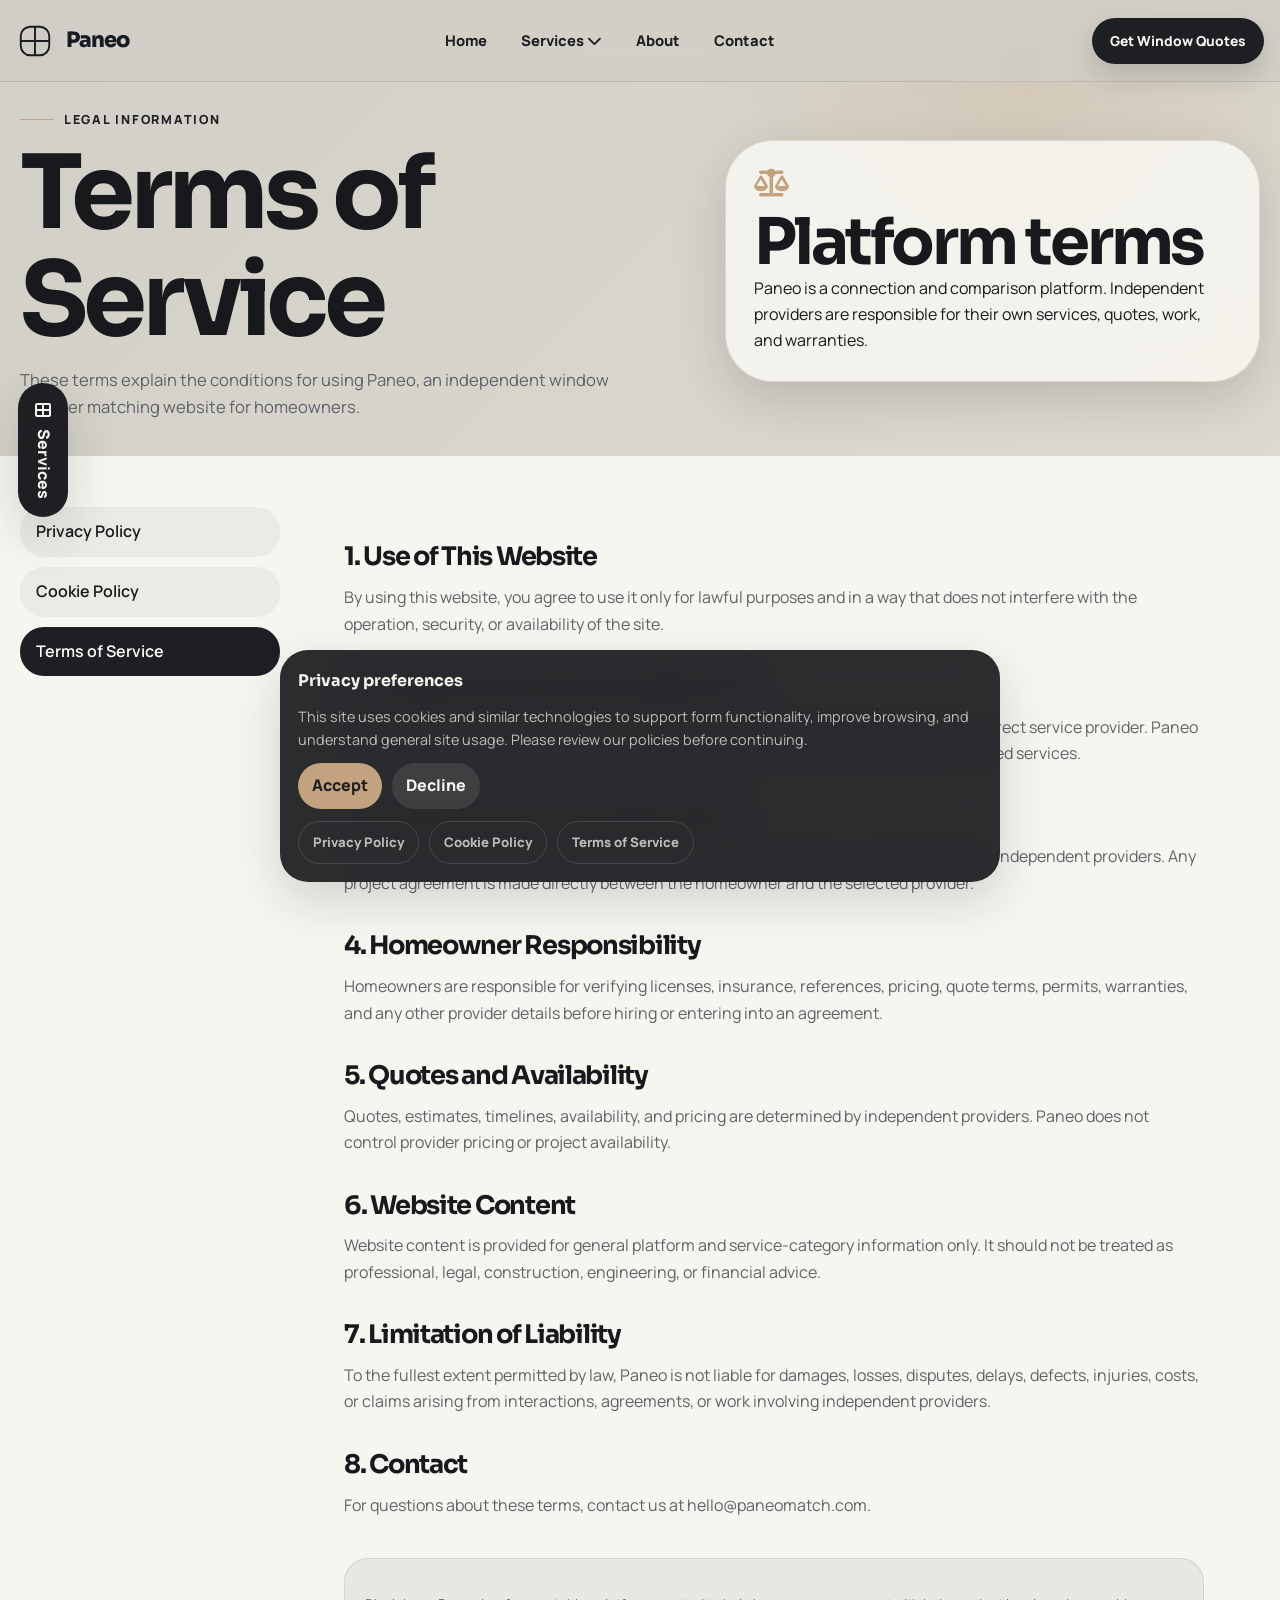
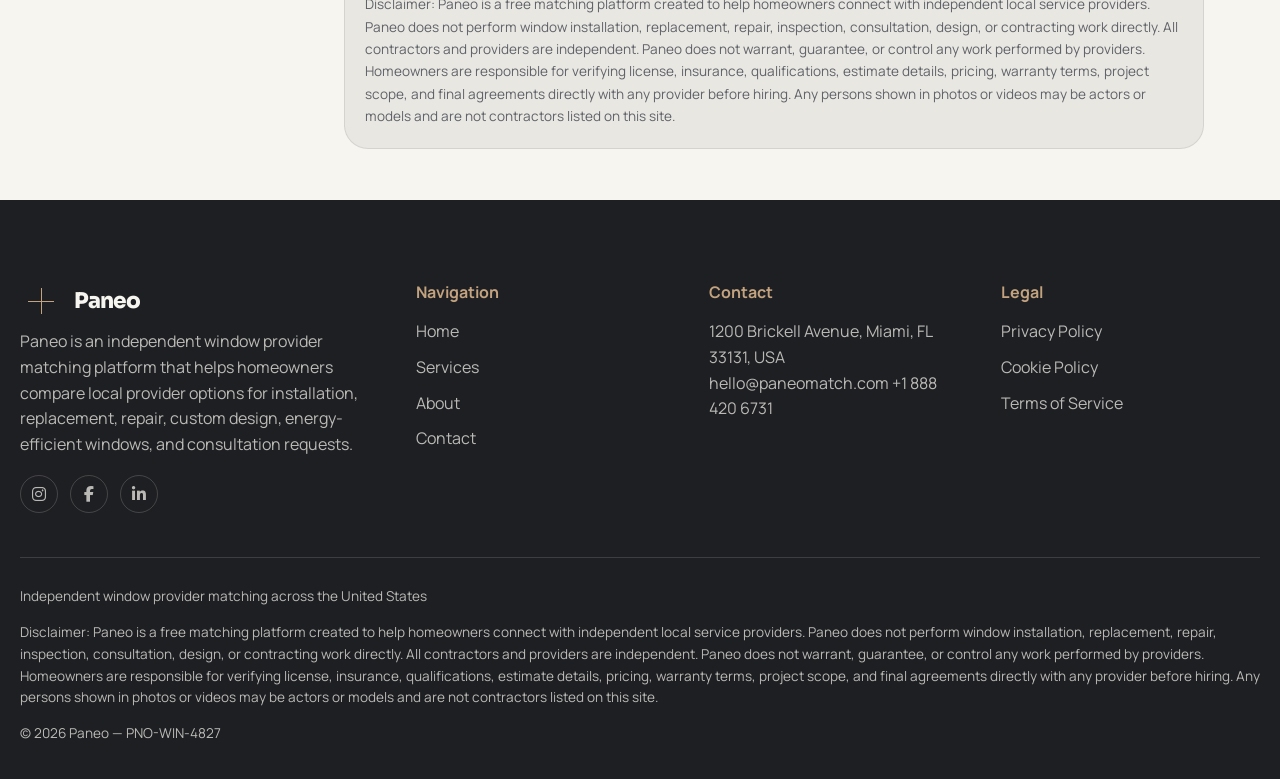
<file: terms-of-service.html>
<!DOCTYPE html>
<html lang="en" data-legal-page="terms">

<head>
    <meta charset="UTF-8">
    <meta name="viewport" content="width=device-width, initial-scale=1.0">
    <title>Terms of Service | Paneo</title>

    <meta name="description" content="Terms of Service for Paneo, an independent window provider matching platform.">

    <link rel="icon" href="favicon.svg" type="image/svg+xml">

    <link
        href="https://fonts.googleapis.com/css2?family=Manrope:wght@400;500;600;700;800&family=Sora:wght@500;600;700;800&display=swap"
        rel="stylesheet">
    <link rel="stylesheet" href="https://cdnjs.cloudflare.com/ajax/libs/font-awesome/6.5.0/css/all.min.css">

    <link rel="stylesheet" href="css/style.css">
    <link rel="stylesheet" href="css/legal.css">
</head>

<body>
    <a class="skip-link" href="#main">Skip to content</a>

    <header class="site-header">
        <div class="header-inner">
<a class="logo logo-premium-simple" href="index.html" aria-label="Paneo home">
    <svg class="logo-icon" viewBox="0 0 48 48" fill="none">
        <rect x="6" y="6" width="36" height="36" rx="12" />
        <line x1="24" y1="6" x2="24" y2="42" />
        <line x1="6" y1="24" x2="42" y2="24" />
    </svg>

    <span class="logo-text">Paneo</span>
</a>

            <nav class="desktop-nav" aria-label="Main navigation">
                <a href="index.html">Home</a>

                <div class="nav-dropdown">
                    <button class="nav-dropdown-toggle" type="button" aria-expanded="false">
                        Services <i class="fa-solid fa-chevron-down"></i>
                    </button>
                    <div class="services-dropdown" data-services-dropdown></div>
                </div>

                <a href="about.html">About</a>
                <a href="contact.html">Contact</a>
            </nav>

            <div class="header-actions">
                <a class="btn btn-primary" href="tel:+18884206731" data-phone>Get Window Quotes</a>

                <button class="mobile-menu-toggle" type="button" data-menu-toggle aria-label="Open menu"
                    aria-expanded="false">
                    <i class="fa-solid fa-bars"></i>
                </button>
            </div>
        </div>
    </header>

    <div class="mobile-menu" data-mobile-menu aria-hidden="true">
        <div class="mobile-menu-inner">
            <nav class="mobile-nav" aria-label="Mobile navigation">
                <a href="index.html">Home</a>

                <button class="mobile-services-toggle" type="button" data-mobile-services-toggle aria-expanded="false">
                    Services <i class="fa-solid fa-plus"></i>
                </button>

                <div class="mobile-services-list" data-mobile-services-list></div>

                <a href="about.html">About</a>
                <a href="contact.html">Contact</a>
            </nav>

            <div class="mobile-contact">
                <a href="tel:+18884206731" data-phone-number>+1 888 420 6731</a>
                <a href="mailto:hello@paneomatch.com" data-email-link data-email>hello@paneomatch.com</a>
                <span data-address>1200 Brickell Avenue, Miami, FL 33131, USA</span>
            </div>
        </div>
    </div>

    <a class="sticky-service-btn" href="services.html">
        <i class="fa-solid fa-table-cells-large"></i>
        Services
    </a>

    <main id="main">
        <section class="legal-hero">
            <div class="container legal-hero-grid">
                <div class="legal-hero-copy reveal-up">
                    <span class="eyebrow">Legal information</span>
                    <h1>Terms of Service</h1>
                    <p class="lead">
                        These terms explain the conditions for using Paneo, an independent
                        window provider matching website for homeowners.
                    </p>
                </div>

                <div class="legal-hero-card premium-card reveal-up">
                    <i class="fa-solid fa-scale-balanced"></i>
                    <h2>Platform terms</h2>
                    <p>
                        Paneo is a connection and comparison platform. Independent providers
                        are responsible for their own services, quotes, work, and warranties.
                    </p>
                </div>
            </div>
        </section>

        <section class="legal-content section">
            <div class="container legal-layout">
                <aside class="legal-sidebar reveal-up">
                    <a href="privacy-policy.html">Privacy Policy</a>
                    <a href="cookie-policy.html">Cookie Policy</a>
                    <a href="terms-of-service.html" class="is-active">Terms of Service</a>
                </aside>

                <article class="legal-article reveal-up">
                    <h2>1. Use of This Website</h2>
                    <p>
                        By using this website, you agree to use it only for lawful purposes
                        and in a way that does not interfere with the operation, security,
                        or availability of the site.
                    </p>

                    <h2>2. Independent Matching Platform</h2>
                    <p>
                        Paneo is not a window contractor, installer, repair company, inspector,
                        manufacturer, or direct service provider. Paneo helps homeowners connect
                        with independent local providers that may offer window-related services.
                    </p>

                    <h2>3. No Guarantee of Provider Work</h2>
                    <p>
                        Paneo does not warrant, guarantee, supervise, control, or endorse any
                        work performed by independent providers. Any project agreement is made
                        directly between the homeowner and the selected provider.
                    </p>

                    <h2>4. Homeowner Responsibility</h2>
                    <p>
                        Homeowners are responsible for verifying licenses, insurance, references,
                        pricing, quote terms, permits, warranties, and any other provider details
                        before hiring or entering into an agreement.
                    </p>

                    <h2>5. Quotes and Availability</h2>
                    <p>
                        Quotes, estimates, timelines, availability, and pricing are determined by
                        independent providers. Paneo does not control provider pricing or project
                        availability.
                    </p>

                    <h2>6. Website Content</h2>
                    <p>
                        Website content is provided for general platform and service-category
                        information only. It should not be treated as professional, legal,
                        construction, engineering, or financial advice.
                    </p>

                    <h2>7. Limitation of Liability</h2>
                    <p>
                        To the fullest extent permitted by law, Paneo is not liable for damages,
                        losses, disputes, delays, defects, injuries, costs, or claims arising from
                        interactions, agreements, or work involving independent providers.
                    </p>

                    <h2>8. Contact</h2>
                    <p>
                        For questions about these terms, contact us at
                        <a href="mailto:hello@paneomatch.com" data-email-link data-email>hello@paneomatch.com</a>.
                    </p>

                    <div class="legal-disclaimer">
                        <p data-disclaimer></p>
                    </div>
                </article>
            </div>
        </section>
    </main>

    <footer class="site-footer"></footer>

    <script src="js/config.js"></script>
    <script src="js/services-data.js"></script>
    <script src="js/main.js"></script>
    <script src="js/legal.js"></script>
</body>

</html>
</file>
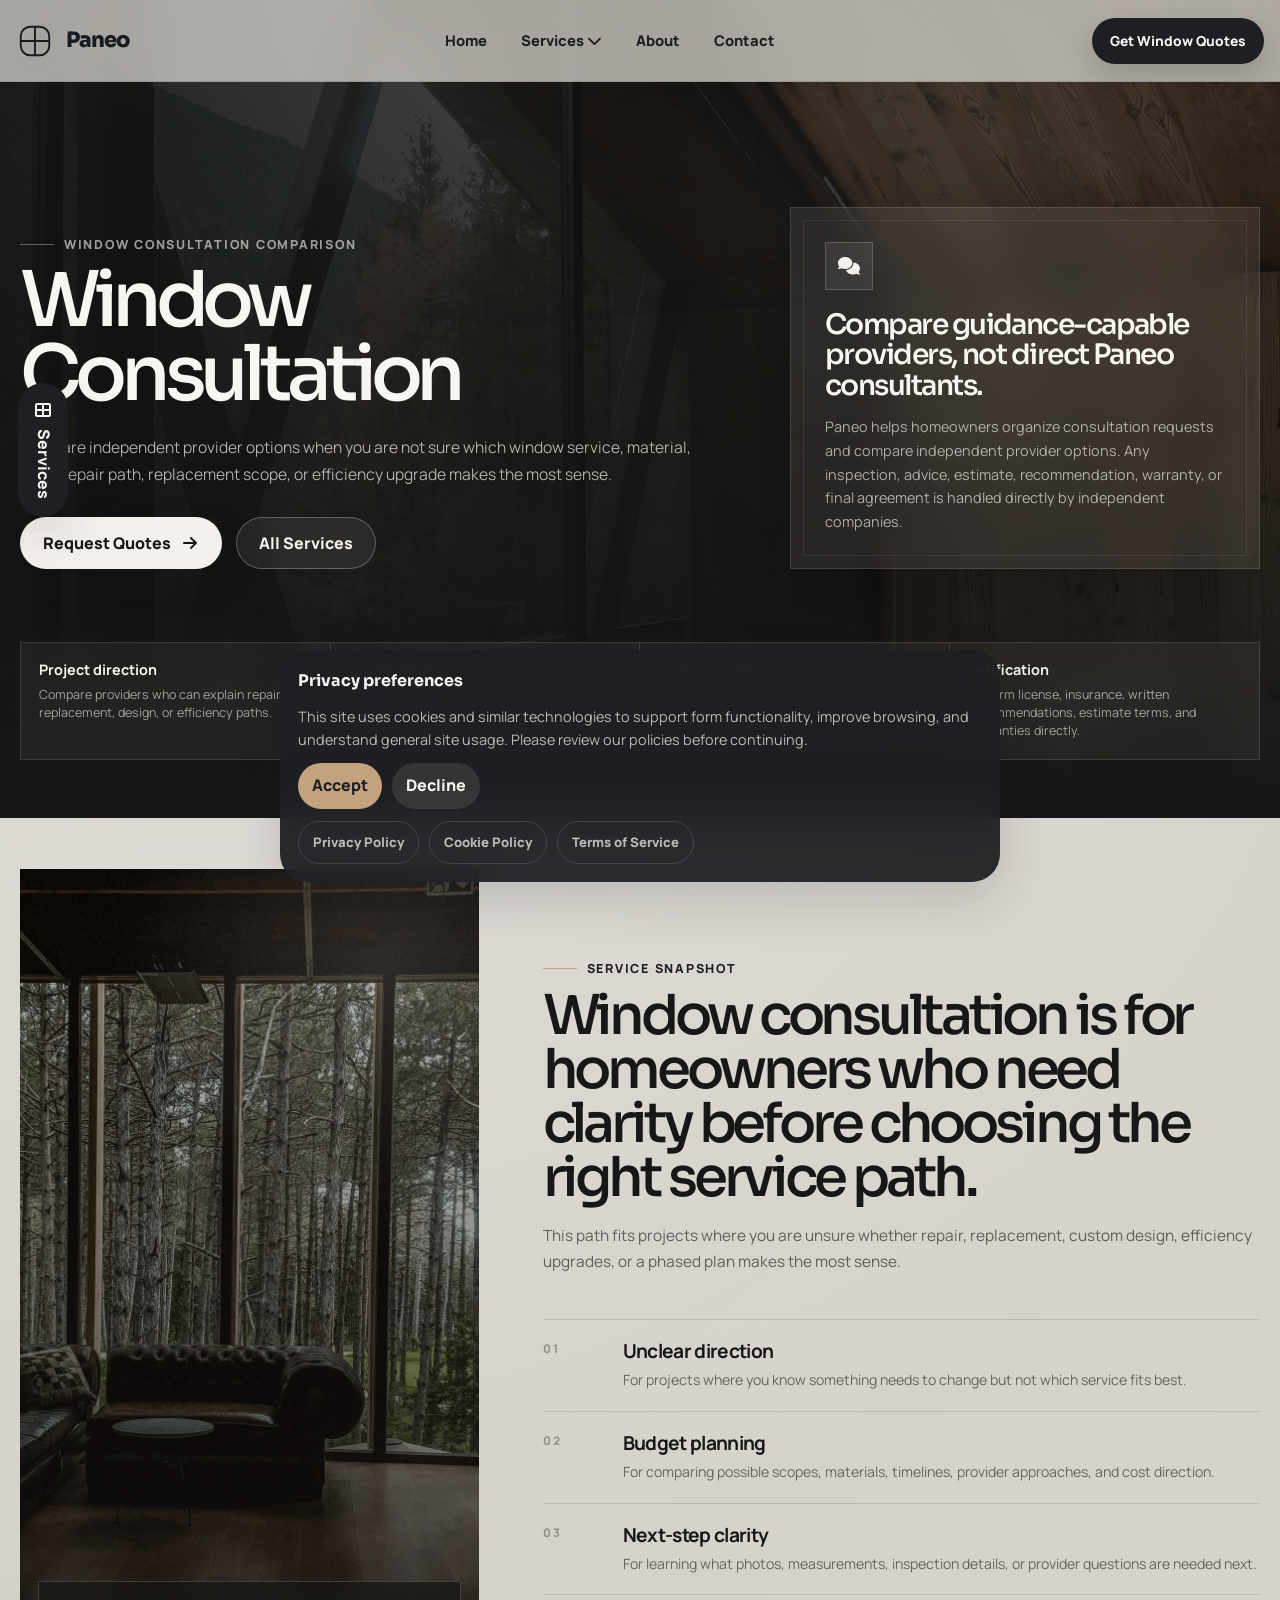
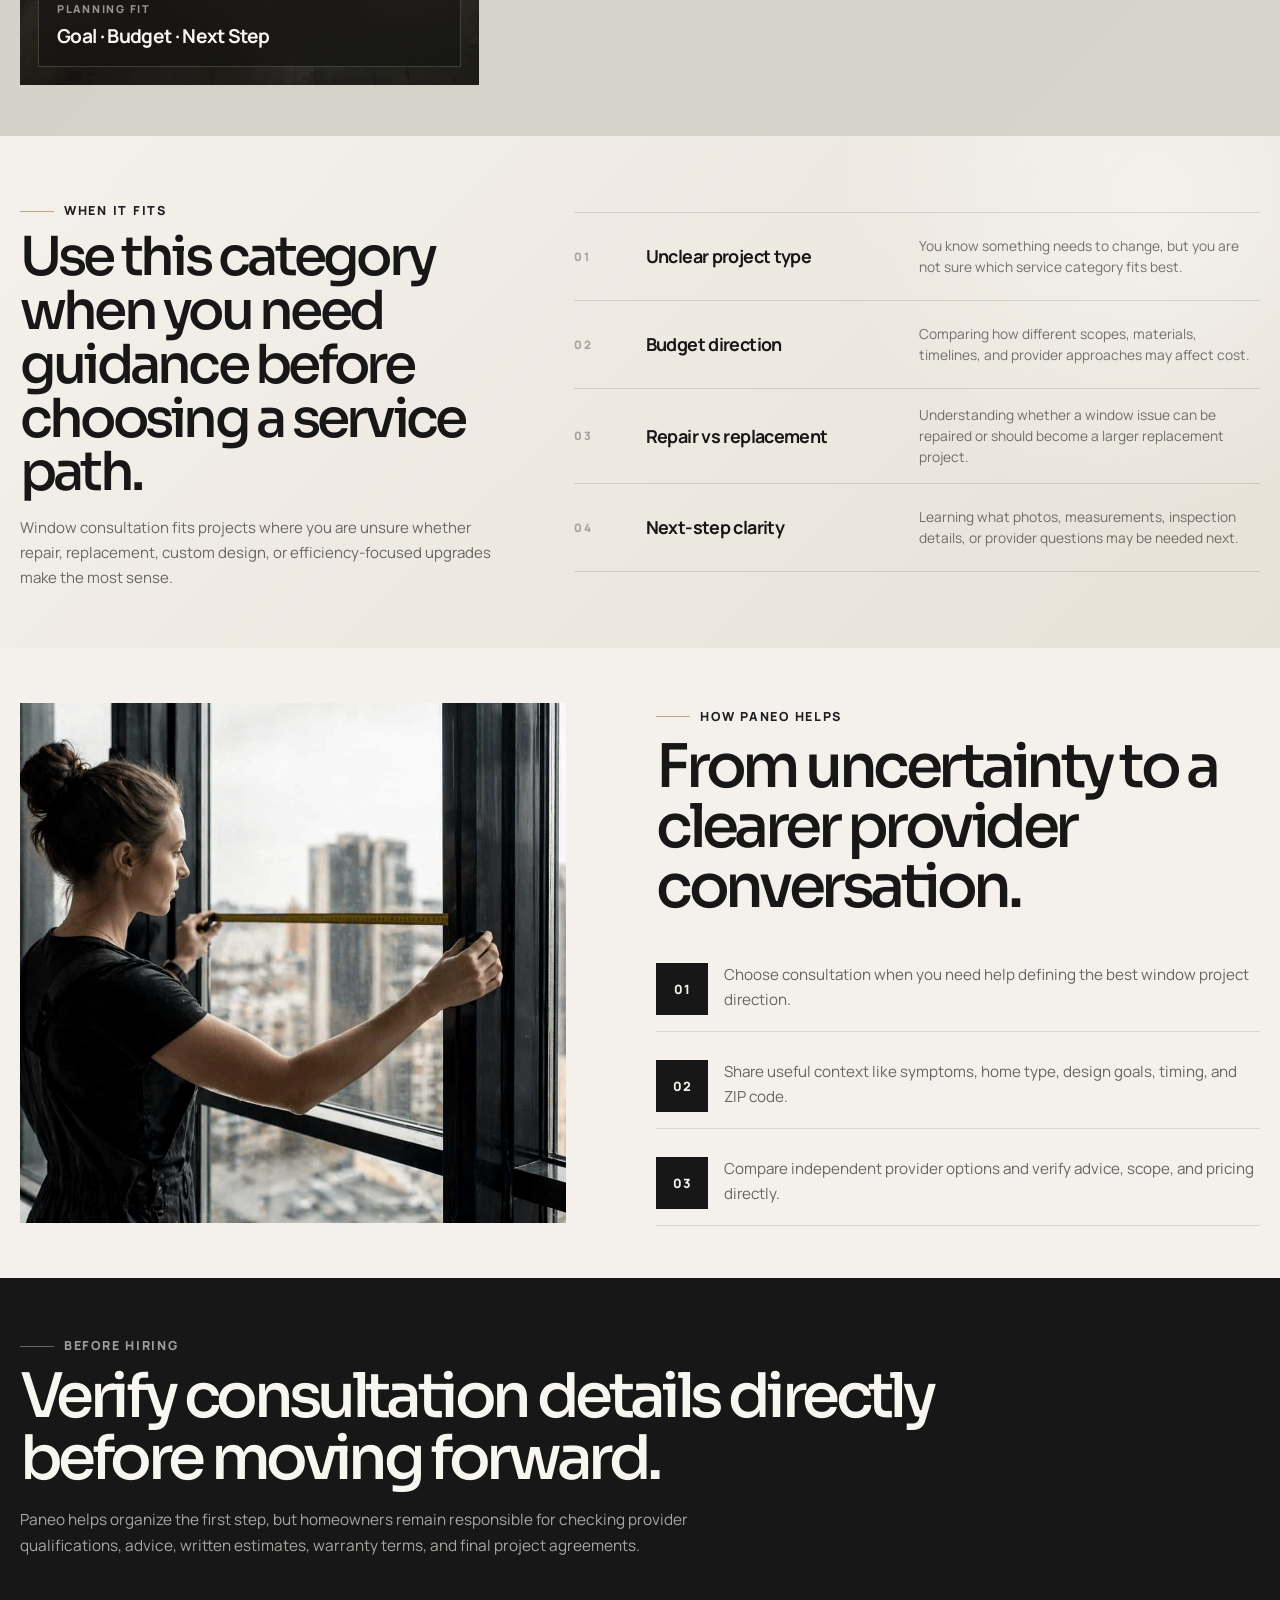
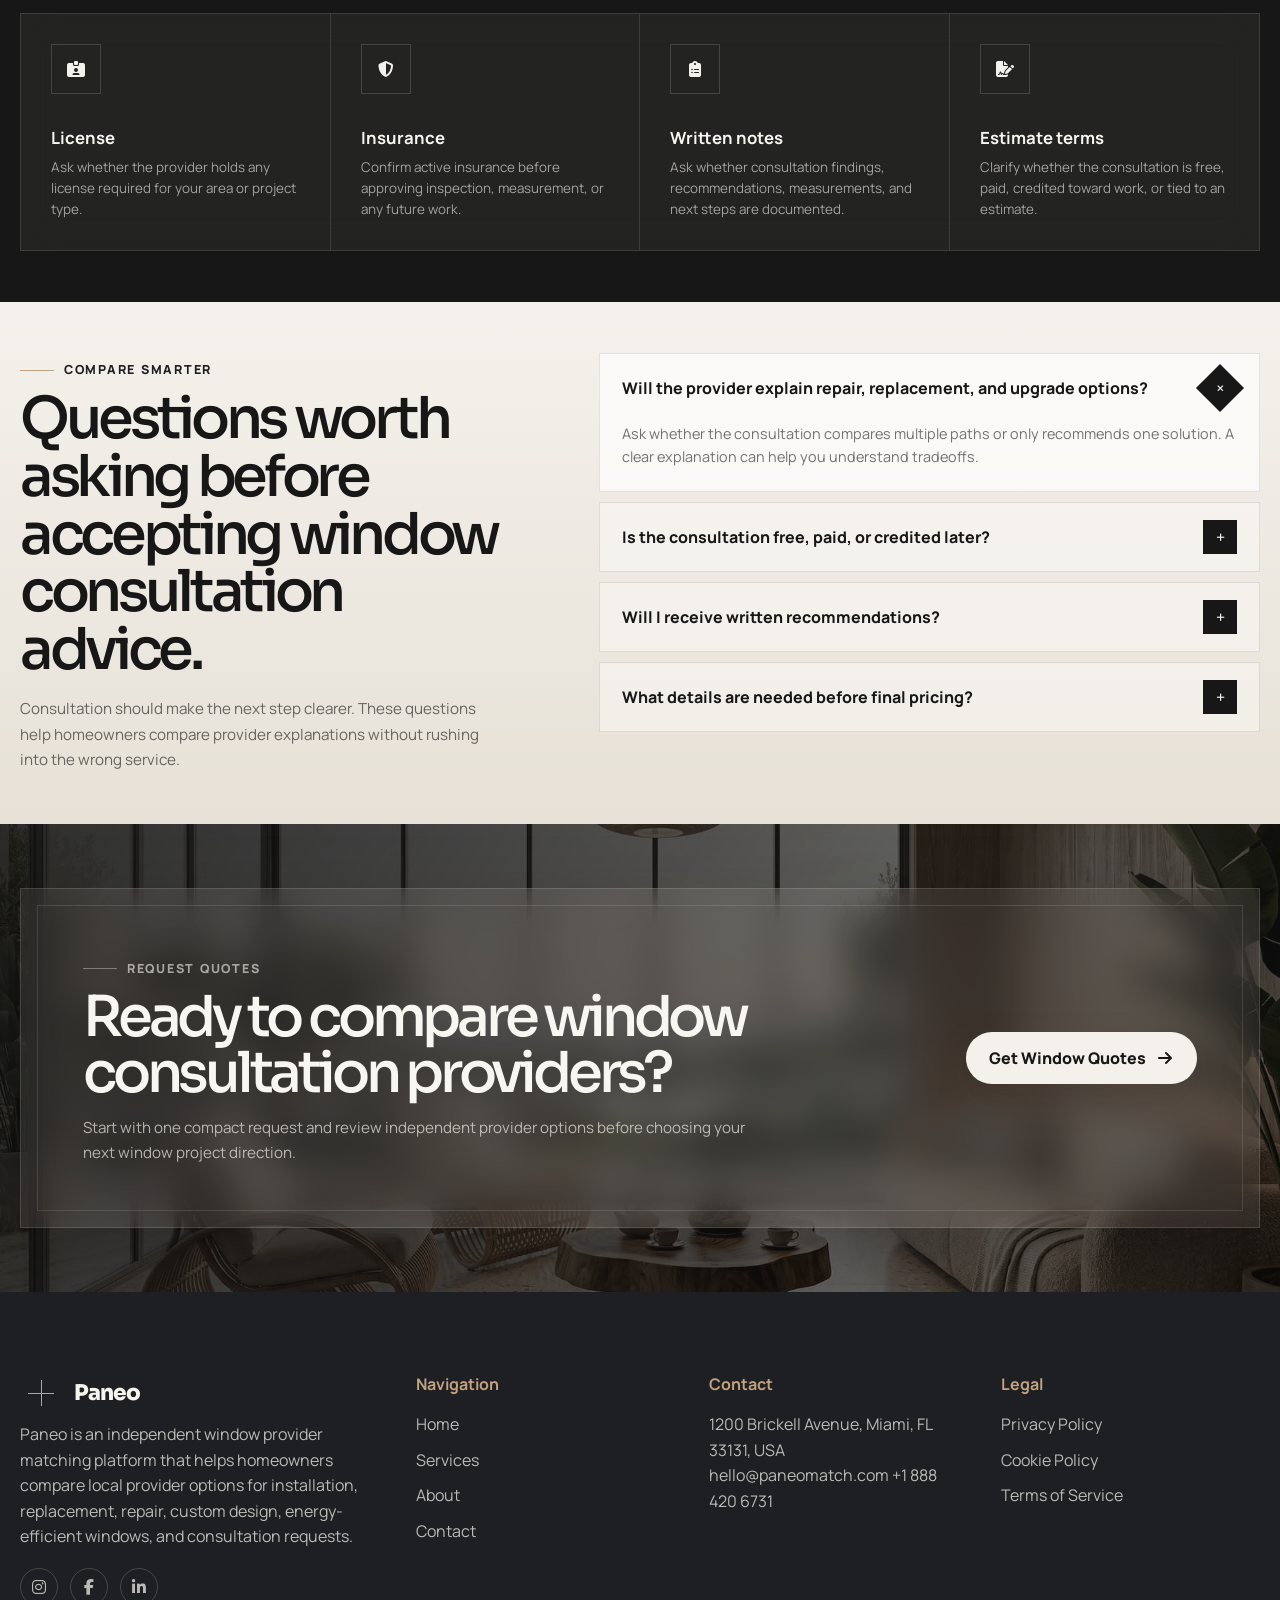
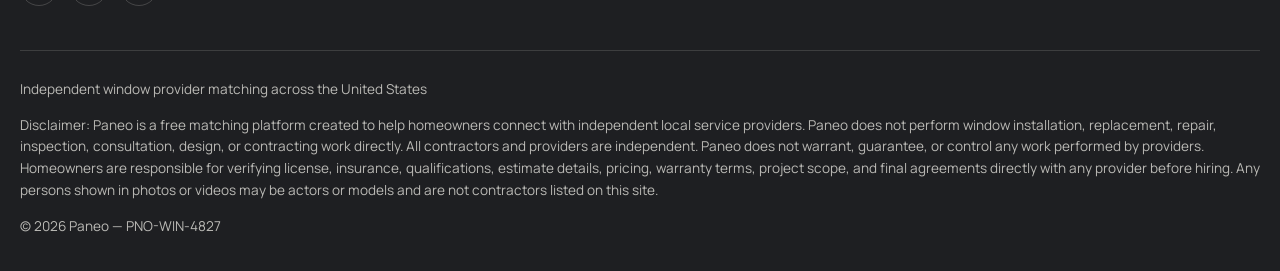
<file: window-consultation.html>
<!DOCTYPE html>
<html lang="en" data-service-id="consultation">

<head>
    <meta charset="UTF-8">
    <meta name="viewport" content="width=device-width, initial-scale=1.0">
    <title>Window Consultation | Paneo</title>

    <meta name="description"
        content="Compare independent provider options for window consultation with Paneo. Explore planning support, project questions, quote factors, and provider verification steps.">

    <link rel="icon" href="favicon.svg" type="image/svg+xml">

    <link
        href="https://fonts.googleapis.com/css2?family=Manrope:wght@400;500;600;700;800&family=Sora:wght@500;600;700;800&display=swap"
        rel="stylesheet">

    <link rel="stylesheet" href="https://cdnjs.cloudflare.com/ajax/libs/font-awesome/6.5.0/css/all.min.css">

    <link rel="stylesheet" href="css/style.css">
    <link rel="stylesheet" href="css/service-page.css">
</head>

<body>
    <a class="skip-link" href="#main">Skip to content</a>

    <header class="site-header">
        <div class="header-inner">
            <a class="logo logo-premium-simple" href="index.html" aria-label="Paneo home">
                <svg class="logo-icon" viewBox="0 0 48 48" fill="none">
                    <rect x="6" y="6" width="36" height="36" rx="12" />
                    <line x1="24" y1="6" x2="24" y2="42" />
                    <line x1="6" y1="24" x2="42" y2="24" />
                </svg>

                <span class="logo-text">Paneo</span>
            </a>

            <nav class="desktop-nav" aria-label="Main navigation">
                <a href="index.html">Home</a>

                <div class="nav-dropdown">
                    <button class="nav-dropdown-toggle" type="button" aria-expanded="false">
                        Services <i class="fa-solid fa-chevron-down"></i>
                    </button>
                    <div class="services-dropdown" data-services-dropdown></div>
                </div>

                <a href="about.html">About</a>
                <a href="contact.html">Contact</a>
            </nav>

            <div class="header-actions">
                <a class="btn btn-primary" href="tel:+18884206731" data-phone>Get Window Quotes</a>

                <button class="mobile-menu-toggle" type="button" data-menu-toggle aria-label="Open menu"
                    aria-expanded="false">
                    <i class="fa-solid fa-bars"></i>
                </button>
            </div>
        </div>
    </header>

    <div class="mobile-menu" data-mobile-menu aria-hidden="true">
        <div class="mobile-menu-inner">
            <nav class="mobile-nav" aria-label="Mobile navigation">
                <a href="index.html">Home</a>

                <button class="mobile-services-toggle" type="button" data-mobile-services-toggle aria-expanded="false">
                    Services <i class="fa-solid fa-plus"></i>
                </button>

                <div class="mobile-services-list" data-mobile-services-list></div>

                <a href="about.html">About</a>
                <a href="contact.html">Contact</a>
            </nav>

            <div class="mobile-contact">
                <a href="tel:+18884206731" data-phone-number>+1 888 420 6731</a>
                <a href="mailto:hello@paneomatch.com" data-email-link data-email>hello@paneomatch.com</a>
                <span data-address>1200 Brickell Avenue, Miami, FL 33131, USA</span>
            </div>
        </div>
    </div>

    <a class="sticky-service-btn" href="services.html">
        <i class="fa-solid fa-table-cells-large"></i>
        Services
    </a>

    <main id="main">

        
	        <section class="service-hero">
	            <div class="service-hero-bg">
	                <img src="images/services/window-consultation.jpg" alt="Window consultation planning for a modern home" width="1920" height="3413">
	            </div>

            <div class="service-hero-overlay"></div>

            <div class="container service-hero-grid">
                <div class="service-hero-copy reveal-up">
                    <span class="eyebrow">Window consultation comparison</span>

                    <h1>Window Consultation</h1>

                    <p class="lead">
                        Compare independent provider options when you are not sure which window service,
                        material, style, repair path, replacement scope, or efficiency upgrade makes the most sense.
                    </p>

                    <div class="service-hero-actions">
                        <a class="btn btn-primary" href="contact.html?service=window-consultation">
                            Request Quotes
                            <i class="fa-solid fa-arrow-right"></i>
                        </a>

                        <a class="btn btn-ghost" href="services.html">
                            All Services
                        </a>
                    </div>
                </div>

                <div class="service-hero-card premium-card reveal-up">
                    <i class="fa-solid fa-comments"></i>
                    <h2>Compare guidance-capable providers, not direct Paneo consultants.</h2>
                    <p>
                        Paneo helps homeowners organize consultation requests and compare independent provider
                        options. Any inspection, advice, estimate, recommendation, warranty, or final agreement is
                        handled directly by independent companies.
                    </p>
                </div>

                <div class="service-hero-rail reveal-up" aria-label="Window consultation comparison highlights">
                    <div class="rail-item">
                        <strong>Project direction</strong>
                        <span>Compare providers who can explain repair, replacement, design, or efficiency paths.</span>
                    </div>

                    <div class="rail-item">
                        <strong>Scope clarity</strong>
                        <span>Discuss window condition, materials, timing, budget range, and project priorities.</span>
                    </div>

                    <div class="rail-item">
                        <strong>Decision support</strong>
                        <span>Use consultation when you need help narrowing the right service category.</span>
                    </div>

                    <div class="rail-item">
                        <strong>Verification</strong>
                        <span>Confirm license, insurance, written recommendations, estimate terms, and warranties
                            directly.</span>
                    </div>
                </div>
            </div>
        </section>

        
	<section class="service-snapshot service-snapshot--consultation section">
	    <div class="container service-snapshot-editorial">
	        <div class="service-snapshot-media reveal-up">
	            <img src="images/service-pages/window-consultation-snapshot.jpg" alt="Window consultation planning" loading="lazy" width="1920" height="3416">

	            <div class="snapshot-media-badge">
	                <span>Planning fit</span>
	                <strong>Goal · Budget · Next Step</strong>
	            </div>
        </div>

        <div class="service-snapshot-content reveal-up">
            <span class="eyebrow">Service snapshot</span>

            <h2>
                Window consultation is for homeowners who need clarity before choosing the right service path.
            </h2>

            <p>
                This path fits projects where you are unsure whether repair, replacement,
                custom design, efficiency upgrades, or a phased plan makes the most sense.
            </p>

            <div class="snapshot-line-list">
                <article>
                    <span>01</span>
                    <div>
                        <strong>Unclear direction</strong>
                        <p>For projects where you know something needs to change but not which service fits best.</p>
                    </div>
                </article>

                <article>
                    <span>02</span>
                    <div>
                        <strong>Budget planning</strong>
                        <p>For comparing possible scopes, materials, timelines, provider approaches, and cost direction.
                        </p>
                    </div>
                </article>

                <article>
                    <span>03</span>
                    <div>
                        <strong>Next-step clarity</strong>
                        <p>For learning what photos, measurements, inspection details, or provider questions are needed
                            next.</p>
                    </div>
                </article>
            </div>
        </div>
    </div>
</section>

        
<section class="service-fit service-fit--compact section">
    <div class="container service-fit-compact-grid">
        <div class="service-fit-compact-copy reveal-up">
            <span class="eyebrow">When it fits</span>

            <h2>Use this category when you need guidance before choosing a service path.</h2>

            <p>
                Window consultation fits projects where you are unsure whether repair, replacement,
                custom design, or efficiency-focused upgrades make the most sense.
            </p>
        </div>

        <div class="service-fit-compact-list reveal-up">
            <article>
                <span>01</span>
                <strong>Unclear project type</strong>
                <p>You know something needs to change, but you are not sure which service category fits best.</p>
            </article>

            <article>
                <span>02</span>
                <strong>Budget direction</strong>
                <p>Comparing how different scopes, materials, timelines, and provider approaches may affect cost.</p>
            </article>

            <article>
                <span>03</span>
                <strong>Repair vs replacement</strong>
                <p>Understanding whether a window issue can be repaired or should become a larger replacement project.
                </p>
            </article>

            <article>
                <span>04</span>
                <strong>Next-step clarity</strong>
                <p>Learning what photos, measurements, inspection details, or provider questions may be needed next.</p>
            </article>
        </div>
    </div>
</section>



        
        <section class="service-split section">
            <div class="container service-split-grid">
                <div class="service-split-image reveal-up">
                    <img src="images/services/window-repair.jpg"
                        alt="Window consultation planning detail">
                </div>

                <div class="service-split-copy reveal-up">
                    <span class="eyebrow">How Paneo helps</span>
                    <h2>From uncertainty to a clearer provider conversation.</h2>

                    <div class="split-steps">
                        <div>
                            <strong>01</strong>
                            <p>Choose consultation when you need help defining the best window project direction.</p>
                        </div>

                        <div>
                            <strong>02</strong>
                            <p>Share useful context like symptoms, home type, design goals, timing, and ZIP code.</p>
                        </div>

                        <div>
                            <strong>03</strong>
                            <p>Compare independent provider options and verify advice, scope, and pricing directly.</p>
                        </div>
                    </div>
                </div>
            </div>
        </section>

        
        <section class="service-verify section">
            <div class="container service-verify-shell">
                <div class="service-verify-head reveal-up">
                    <span class="eyebrow">Before hiring</span>
                    <h2>Verify consultation details directly before moving forward.</h2>
                    <p>
                        Paneo helps organize the first step, but homeowners remain responsible for checking
                        provider qualifications, advice, written estimates, warranty terms, and final project
                        agreements.
                    </p>
                </div>

                <div class="service-verify-grid reveal-up">
                    <article>
                        <i class="fa-solid fa-id-card-clip"></i>
                        <strong>License</strong>
                        <p>Ask whether the provider holds any license required for your area or project type.</p>
                    </article>

                    <article>
                        <i class="fa-solid fa-shield-halved"></i>
                        <strong>Insurance</strong>
                        <p>Confirm active insurance before approving inspection, measurement, or any future work.</p>
                    </article>

                    <article>
                        <i class="fa-solid fa-clipboard-list"></i>
                        <strong>Written notes</strong>
                        <p>Ask whether consultation findings, recommendations, measurements, and next steps are
                            documented.</p>
                    </article>

                    <article>
                        <i class="fa-solid fa-file-signature"></i>
                        <strong>Estimate terms</strong>
                        <p>Clarify whether the consultation is free, paid, credited toward work, or tied to an estimate.
                        </p>
                    </article>
                </div>
            </div>
        </section>

        
        <section class="service-questions section">
            <div class="container service-questions-grid">
                <div class="service-questions-copy reveal-up">
                    <span class="eyebrow">Compare smarter</span>
                    <h2>Questions worth asking before accepting window consultation advice.</h2>
                    <p>
                        Consultation should make the next step clearer. These questions help homeowners compare
                        provider explanations without rushing into the wrong service.
                    </p>
                </div>

                <div class="service-question-list reveal-up">
                    <details open>
                        <summary>Will the provider explain repair, replacement, and upgrade options?</summary>
                        <p>
                            Ask whether the consultation compares multiple paths or only recommends one solution.
                            A clear explanation can help you understand tradeoffs.
                        </p>
                    </details>

                    <details>
                        <summary>Is the consultation free, paid, or credited later?</summary>
                        <p>
                            Confirm whether there is a consultation fee, travel fee, inspection fee, or credit
                            toward future work before scheduling.
                        </p>
                    </details>

                    <details>
                        <summary>Will I receive written recommendations?</summary>
                        <p>
                            Ask whether the provider gives written notes, photos, measurements, product suggestions,
                            or a detailed estimate after the consultation.
                        </p>
                    </details>

                    <details>
                        <summary>What details are needed before final pricing?</summary>
                        <p>
                            Confirm whether final pricing depends on measurements, product selection, hidden damage,
                            access, custom ordering, or scope confirmation.
                        </p>
                    </details>
                </div>
            </div>
        </section>


        
        <section class="service-cta section">
            <div class="container">
                <div class="service-cta-card reveal-up">
                    <div>
                        <span class="eyebrow">Request quotes</span>
                        <h2>Ready to compare window consultation providers?</h2>
                        <p>
                            Start with one compact request and review independent provider options before choosing
                            your next window project direction.
                        </p>
                    </div>

                    <a class="btn btn-primary" href="contact.html?service=window-consultation">
                        Get Window Quotes
                        <i class="fa-solid fa-arrow-right"></i>
                    </a>
                </div>
            </div>
        </section>
    </main>

    <footer class="site-footer"></footer>

    <script type="application/ld+json">
    {
        "@context": "https://schema.org",
        "@type": "FAQPage",
        "mainEntity": [
            {
                "@type": "Question",
                "name": "Is Paneo a window consultation company?",
                "acceptedAnswer": {
                    "@type": "Answer",
                    "text": "No. Paneo is an independent matching platform. We do not inspect, consult, install, repair, replace, manufacture, or recommend windows directly."
                }
            },
            {
                "@type": "Question",
                "name": "When should I request a window consultation?",
                "acceptedAnswer": {
                    "@type": "Answer",
                    "text": "Consultation can make sense when you are unsure whether you need repair, replacement, custom design, energy upgrades, or a more detailed inspection from a provider."
                }
            },
            {
                "@type": "Question",
                "name": "What should I include in a consultation request?",
                "acceptedAnswer": {
                    "@type": "Answer",
                    "text": "Helpful details include the window issue, photos if available, home type, number of windows, comfort concerns, design goals, budget range, ZIP code, and timing."
                }
            },
            {
                "@type": "Question",
                "name": "What should I verify before following provider advice?",
                "acceptedAnswer": {
                    "@type": "Answer",
                    "text": "Confirm license, insurance, written notes, estimate terms, inspection scope, pricing, warranties, and whether any recommendation is tied to a specific product or service."
                }
            }
        ]
    }
    </script>

    <script src="js/config.js"></script>
    <script src="js/services-data.js"></script>
    <script src="js/main.js"></script>
    <script src="js/service-page.js"></script>
</body>

</html>
</file>
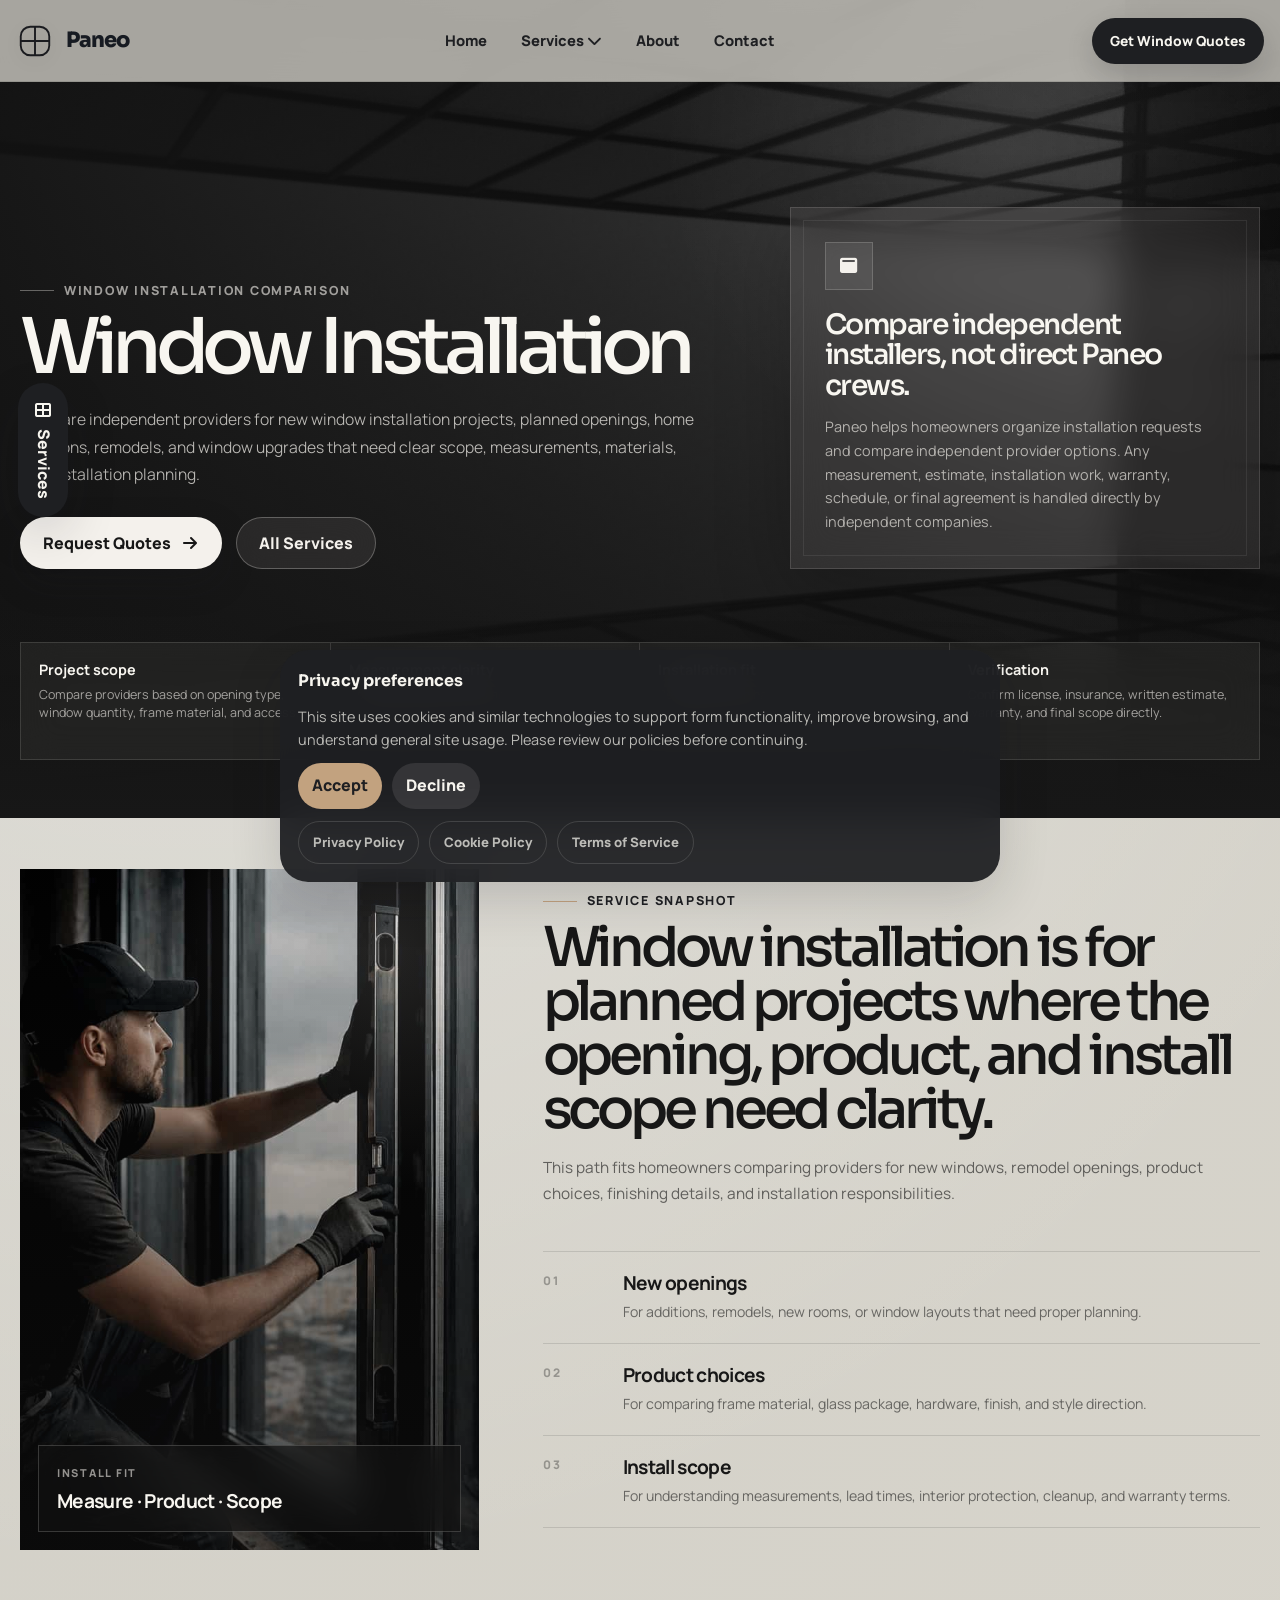
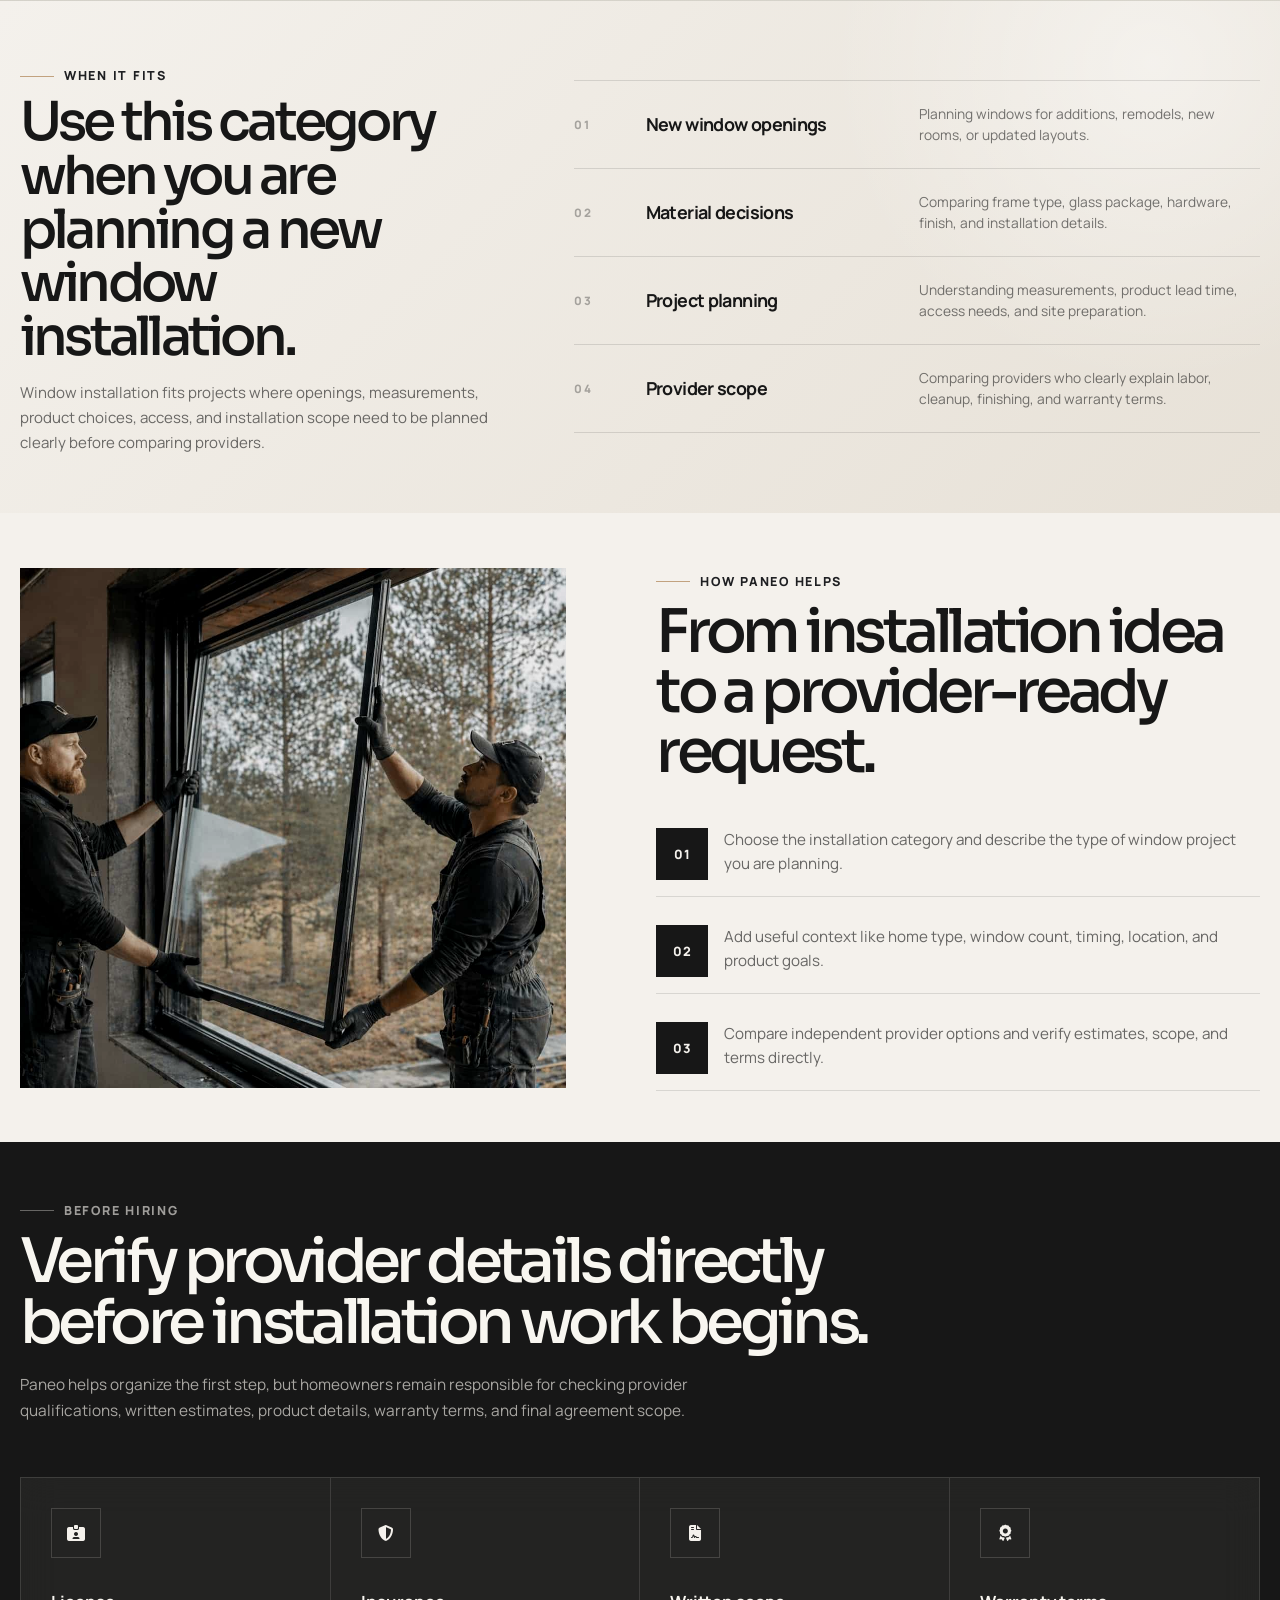
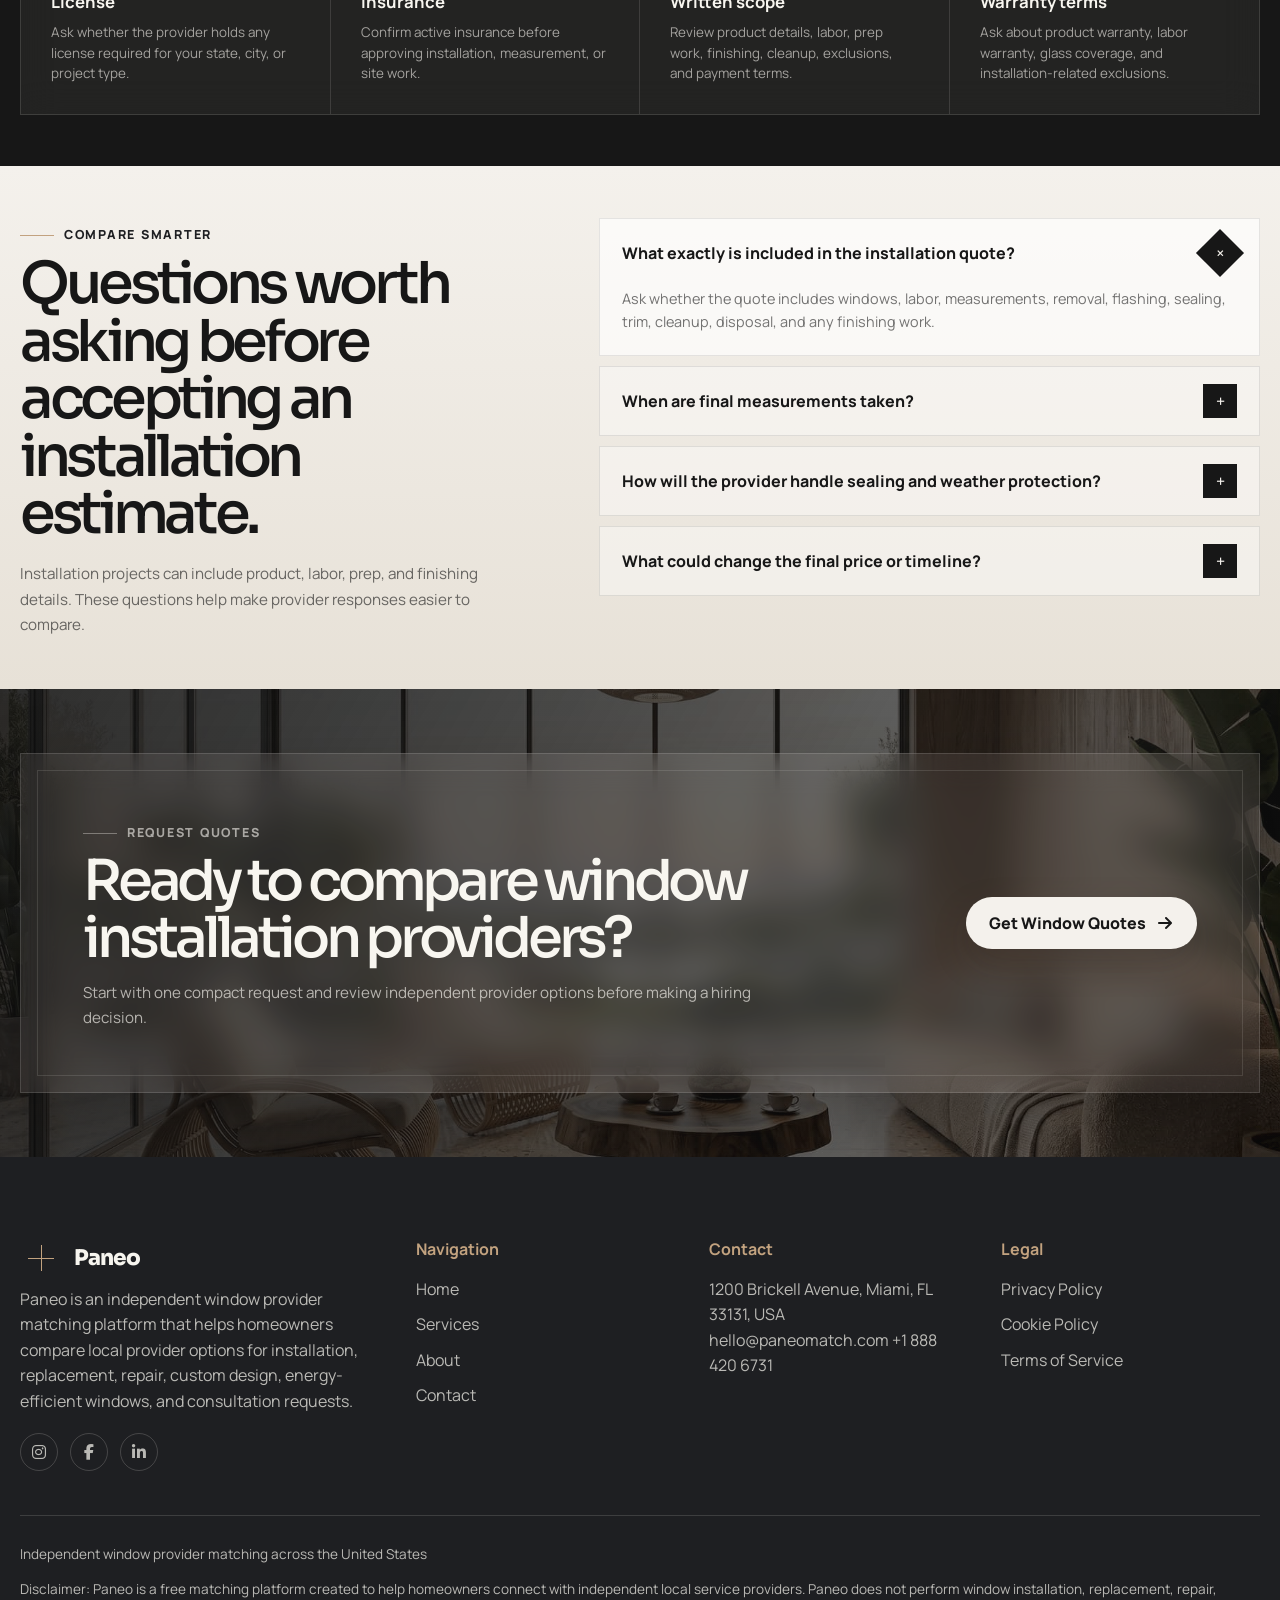
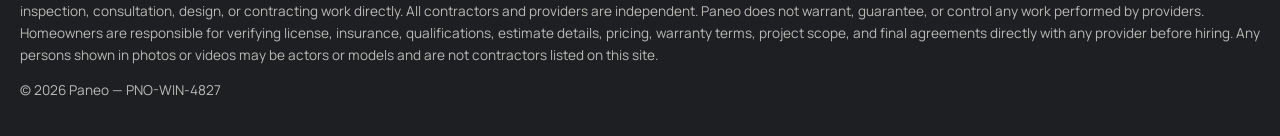
<file: window-installation.html>
<!DOCTYPE html>
<html lang="en" data-service-id="installation">

<head>
    <meta charset="UTF-8">
    <meta name="viewport" content="width=device-width, initial-scale=1.0">
    <title>Window Installation | Paneo</title>

    <meta name="description"
        content="Compare independent window installation providers with Paneo. Explore installation planning, quote factors, provider questions, and verification steps before hiring.">

    <link rel="icon" href="favicon.svg" type="image/svg+xml">

    <link
        href="https://fonts.googleapis.com/css2?family=Manrope:wght@400;500;600;700;800&family=Sora:wght@500;600;700;800&display=swap"
        rel="stylesheet">

    <link rel="stylesheet" href="https://cdnjs.cloudflare.com/ajax/libs/font-awesome/6.5.0/css/all.min.css">

    <link rel="stylesheet" href="css/style.css">
    <link rel="stylesheet" href="css/service-page.css">
</head>

<body>
    <a class="skip-link" href="#main">Skip to content</a>

    <header class="site-header">
        <div class="header-inner">
            <a class="logo logo-premium-simple" href="index.html" aria-label="Paneo home">
                <svg class="logo-icon" viewBox="0 0 48 48" fill="none">
                    <rect x="6" y="6" width="36" height="36" rx="12" />
                    <line x1="24" y1="6" x2="24" y2="42" />
                    <line x1="6" y1="24" x2="42" y2="24" />
                </svg>

                <span class="logo-text">Paneo</span>
            </a>

            <nav class="desktop-nav" aria-label="Main navigation">
                <a href="index.html">Home</a>

                <div class="nav-dropdown">
                    <button class="nav-dropdown-toggle" type="button" aria-expanded="false">
                        Services <i class="fa-solid fa-chevron-down"></i>
                    </button>
                    <div class="services-dropdown" data-services-dropdown></div>
                </div>

                <a href="about.html">About</a>
                <a href="contact.html">Contact</a>
            </nav>

            <div class="header-actions">
                <a class="btn btn-primary" href="tel:+18884206731" data-phone>Get Window Quotes</a>

                <button class="mobile-menu-toggle" type="button" data-menu-toggle aria-label="Open menu"
                    aria-expanded="false">
                    <i class="fa-solid fa-bars"></i>
                </button>
            </div>
        </div>
    </header>

    <div class="mobile-menu" data-mobile-menu aria-hidden="true">
        <div class="mobile-menu-inner">
            <nav class="mobile-nav" aria-label="Mobile navigation">
                <a href="index.html">Home</a>

                <button class="mobile-services-toggle" type="button" data-mobile-services-toggle aria-expanded="false">
                    Services <i class="fa-solid fa-plus"></i>
                </button>

                <div class="mobile-services-list" data-mobile-services-list></div>

                <a href="about.html">About</a>
                <a href="contact.html">Contact</a>
            </nav>

            <div class="mobile-contact">
                <a href="tel:+18884206731" data-phone-number>+1 888 420 6731</a>
                <a href="mailto:hello@paneomatch.com" data-email-link data-email>hello@paneomatch.com</a>
                <span data-address>1200 Brickell Avenue, Miami, FL 33131, USA</span>
            </div>
        </div>
    </div>

    <a class="sticky-service-btn" href="services.html">
        <i class="fa-solid fa-table-cells-large"></i>
        Services
    </a>

    <main id="main">

        
        <section class="service-hero">
            <div class="service-hero-bg">
                <img src="images/services/window-installation.jpg" alt="Modern window installation project">
            </div>

            <div class="service-hero-overlay"></div>

            <div class="container service-hero-grid">
                <div class="service-hero-copy reveal-up">
                    <span class="eyebrow">Window installation comparison</span>

                    <h1>Window Installation</h1>

                    <p class="lead">
                        Compare independent providers for new window installation projects,
                        planned openings, home additions, remodels, and window upgrades that
                        need clear scope, measurements, materials, and installation planning.
                    </p>

                    <div class="service-hero-actions">
                        <a class="btn btn-primary" href="contact.html?service=window-installation">
                            Request Quotes
                            <i class="fa-solid fa-arrow-right"></i>
                        </a>

                        <a class="btn btn-ghost" href="services.html">
                            All Services
                        </a>
                    </div>
                </div>

                <div class="service-hero-card premium-card reveal-up">
                    <i class="fa-solid fa-window-maximize"></i>
                    <h2>Compare independent installers, not direct Paneo crews.</h2>
                    <p>
                        Paneo helps homeowners organize installation requests and compare independent provider
                        options. Any measurement, estimate, installation work, warranty, schedule, or final agreement
                        is handled directly by independent companies.
                    </p>
                </div>

                <div class="service-hero-rail reveal-up" aria-label="Window installation comparison highlights">
                    <div class="rail-item">
                        <strong>Project scope</strong>
                        <span>Compare providers based on opening type, window quantity, frame material, and
                            access.</span>
                    </div>

                    <div class="rail-item">
                        <strong>Measurement clarity</strong>
                        <span>Ask how measurements are taken before final ordering, pricing, or installation.</span>
                    </div>

                    <div class="rail-item">
                        <strong>Installation fit</strong>
                        <span>Review who can handle your home type, wall condition, window style, and timeline.</span>
                    </div>

                    <div class="rail-item">
                        <strong>Verification</strong>
                        <span>Confirm license, insurance, written estimate, warranty, and final scope directly.</span>
                    </div>
                </div>
            </div>
        </section>

        
<section class="service-snapshot service-snapshot--installation section">
    <div class="container service-snapshot-editorial">
        <div class="service-snapshot-media reveal-up">
            <img src="images/about/about-hero.jpg" alt="Window installation planning">

            <div class="snapshot-media-badge">
                <span>Install fit</span>
                <strong>Measure · Product · Scope</strong>
            </div>
        </div>

        <div class="service-snapshot-content reveal-up">
            <span class="eyebrow">Service snapshot</span>

            <h2>
                Window installation is for planned projects where the opening, product, and install scope need clarity.
            </h2>

            <p>
                This path fits homeowners comparing providers for new windows, remodel openings,
                product choices, finishing details, and installation responsibilities.
            </p>

            <div class="snapshot-line-list">
                <article>
                    <span>01</span>
                    <div>
                        <strong>New openings</strong>
                        <p>For additions, remodels, new rooms, or window layouts that need proper planning.</p>
                    </div>
                </article>

                <article>
                    <span>02</span>
                    <div>
                        <strong>Product choices</strong>
                        <p>For comparing frame material, glass package, hardware, finish, and style direction.</p>
                    </div>
                </article>

                <article>
                    <span>03</span>
                    <div>
                        <strong>Install scope</strong>
                        <p>For understanding measurements, lead times, interior protection, cleanup, and warranty terms.
                        </p>
                    </div>
                </article>
            </div>
        </div>
    </div>
</section>

        
<section class="service-fit service-fit--compact section">
    <div class="container service-fit-compact-grid">
        <div class="service-fit-compact-copy reveal-up">
            <span class="eyebrow">When it fits</span>

            <h2>Use this category when you are planning a new window installation.</h2>

            <p>
                Window installation fits projects where openings, measurements, product choices,
                access, and installation scope need to be planned clearly before comparing providers.
            </p>
        </div>

        <div class="service-fit-compact-list reveal-up">
            <article>
                <span>01</span>
                <strong>New window openings</strong>
                <p>Planning windows for additions, remodels, new rooms, or updated layouts.</p>
            </article>

            <article>
                <span>02</span>
                <strong>Material decisions</strong>
                <p>Comparing frame type, glass package, hardware, finish, and installation details.</p>
            </article>

            <article>
                <span>03</span>
                <strong>Project planning</strong>
                <p>Understanding measurements, product lead time, access needs, and site preparation.</p>
            </article>

            <article>
                <span>04</span>
                <strong>Provider scope</strong>
                <p>Comparing providers who clearly explain labor, cleanup, finishing, and warranty terms.</p>
            </article>
        </div>
    </div>
</section>


        
        <section class="service-split section">
            <div class="container service-split-grid">
                <div class="service-split-image reveal-up">
                    <img src="images/services/services-hero.jpg"
                        alt="Modern window installation detail">
                </div>

                <div class="service-split-copy reveal-up">
                    <span class="eyebrow">How Paneo helps</span>
                    <h2>From installation idea to a provider-ready request.</h2>

                    <div class="split-steps">
                        <div>
                            <strong>01</strong>
                            <p>Choose the installation category and describe the type of window project you are
                                planning.</p>
                        </div>

                        <div>
                            <strong>02</strong>
                            <p>Add useful context like home type, window count, timing, location, and product goals.</p>
                        </div>

                        <div>
                            <strong>03</strong>
                            <p>Compare independent provider options and verify estimates, scope, and terms directly.</p>
                        </div>
                    </div>
                </div>
            </div>
        </section>

        
        <section class="service-verify section">
            <div class="container service-verify-shell">
                <div class="service-verify-head reveal-up">
                    <span class="eyebrow">Before hiring</span>
                    <h2>Verify provider details directly before installation work begins.</h2>
                    <p>
                        Paneo helps organize the first step, but homeowners remain responsible for checking
                        provider qualifications, written estimates, product details, warranty terms, and final agreement
                        scope.
                    </p>
                </div>

                <div class="service-verify-grid reveal-up">
                    <article>
                        <i class="fa-solid fa-id-card-clip"></i>
                        <strong>License</strong>
                        <p>Ask whether the provider holds any license required for your state, city, or project type.
                        </p>
                    </article>

                    <article>
                        <i class="fa-solid fa-shield-halved"></i>
                        <strong>Insurance</strong>
                        <p>Confirm active insurance before approving installation, measurement, or site work.</p>
                    </article>

                    <article>
                        <i class="fa-solid fa-file-contract"></i>
                        <strong>Written scope</strong>
                        <p>Review product details, labor, prep work, finishing, cleanup, exclusions, and payment terms.
                        </p>
                    </article>

                    <article>
                        <i class="fa-solid fa-award"></i>
                        <strong>Warranty terms</strong>
                        <p>Ask about product warranty, labor warranty, glass coverage, and installation-related
                            exclusions.</p>
                    </article>
                </div>
            </div>
        </section>

        
        <section class="service-questions section">
            <div class="container service-questions-grid">
                <div class="service-questions-copy reveal-up">
                    <span class="eyebrow">Compare smarter</span>
                    <h2>Questions worth asking before accepting an installation estimate.</h2>
                    <p>
                        Installation projects can include product, labor, prep, and finishing details. These
                        questions help make provider responses easier to compare.
                    </p>
                </div>

                <div class="service-question-list reveal-up">
                    <details open>
                        <summary>What exactly is included in the installation quote?</summary>
                        <p>
                            Ask whether the quote includes windows, labor, measurements, removal, flashing,
                            sealing, trim, cleanup, disposal, and any finishing work.
                        </p>
                    </details>

                    <details>
                        <summary>When are final measurements taken?</summary>
                        <p>
                            Confirm whether the provider takes exact measurements before ordering and whether
                            measurement results can change final pricing.
                        </p>
                    </details>

                    <details>
                        <summary>How will the provider handle sealing and weather protection?</summary>
                        <p>
                            Ask about flashing, insulation, air sealing, water management, frame preparation,
                            and how installation quality is checked.
                        </p>
                    </details>

                    <details>
                        <summary>What could change the final price or timeline?</summary>
                        <p>
                            Confirm how hidden damage, difficult access, product delays, structural issues,
                            extra trim, or scope changes would be priced and approved.
                        </p>
                    </details>
                </div>
            </div>
        </section>


        
        <section class="service-cta section">
            <div class="container">
                <div class="service-cta-card reveal-up">
                    <div>
                        <span class="eyebrow">Request quotes</span>
                        <h2>Ready to compare window installation providers?</h2>
                        <p>
                            Start with one compact request and review independent provider options before making
                            a hiring decision.
                        </p>
                    </div>

                    <a class="btn btn-primary" href="contact.html?service=window-installation">
                        Get Window Quotes
                        <i class="fa-solid fa-arrow-right"></i>
                    </a>
                </div>
            </div>
        </section>
    </main>

    <footer class="site-footer"></footer>

    <script type="application/ld+json">
    {
        "@context": "https://schema.org",
        "@type": "FAQPage",
        "mainEntity": [
            {
                "@type": "Question",
                "name": "Is Paneo a window installation company?",
                "acceptedAnswer": {
                    "@type": "Answer",
                    "text": "No. Paneo is an independent matching platform. We do not install, replace, repair, inspect, manufacture, or recommend windows directly."
                }
            },
            {
                "@type": "Question",
                "name": "What should I include in a window installation request?",
                "acceptedAnswer": {
                    "@type": "Answer",
                    "text": "Helpful details include window count, approximate sizes, home type, whether openings already exist, preferred frame or glass type, ZIP code, timing, and any access concerns."
                }
            },
            {
                "@type": "Question",
                "name": "Can installation pricing change after measurements?",
                "acceptedAnswer": {
                    "@type": "Answer",
                    "text": "It can. Final pricing may depend on exact measurements, product selection, existing condition, access, trim work, hidden damage, and provider scope."
                }
            },
            {
                "@type": "Question",
                "name": "What should I verify before hiring an installer?",
                "acceptedAnswer": {
                    "@type": "Answer",
                    "text": "Confirm license, insurance, written estimate, measurement process, installation scope, warranty terms, payment schedule, cleanup, and final pricing directly with the provider."
                }
            }
        ]
    }
    </script>

    <script src="js/config.js"></script>
    <script src="js/services-data.js"></script>
    <script src="js/main.js"></script>
    <script src="js/service-page.js"></script>
</body>

</html>
</file>
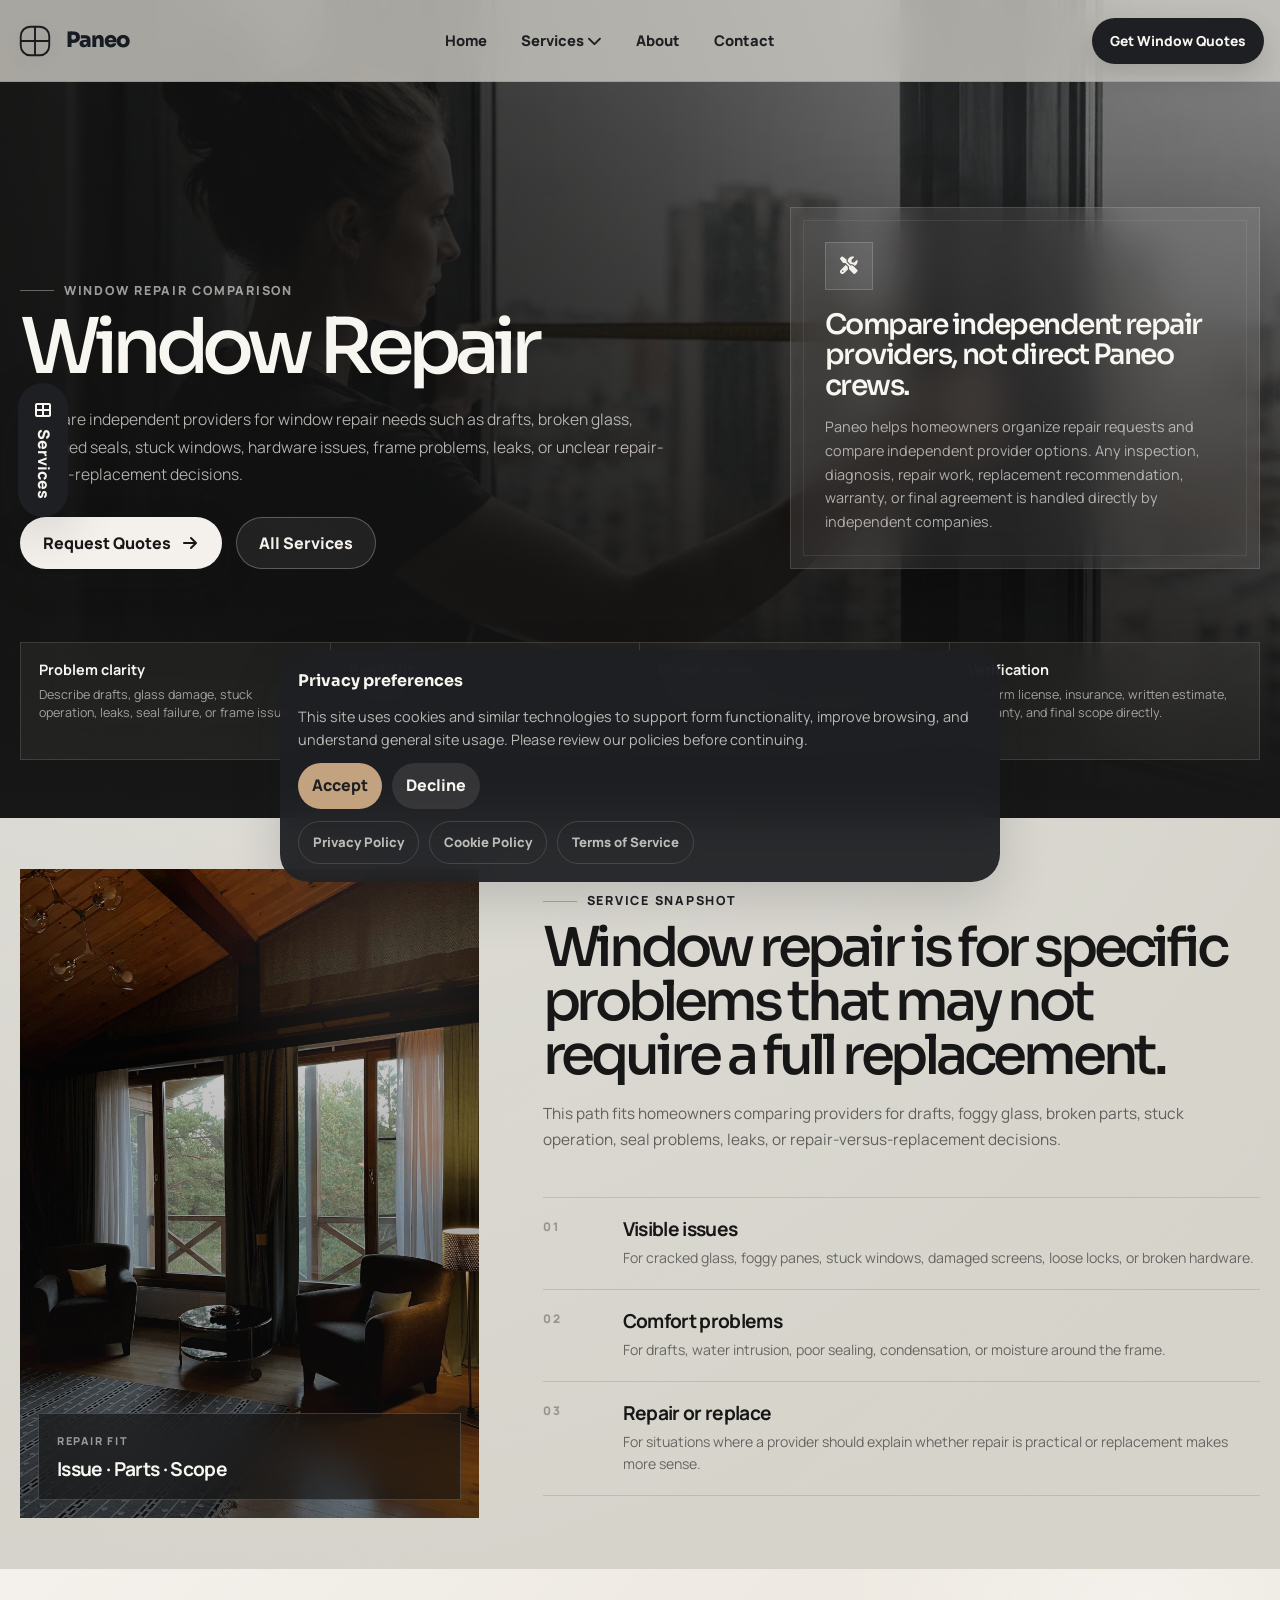
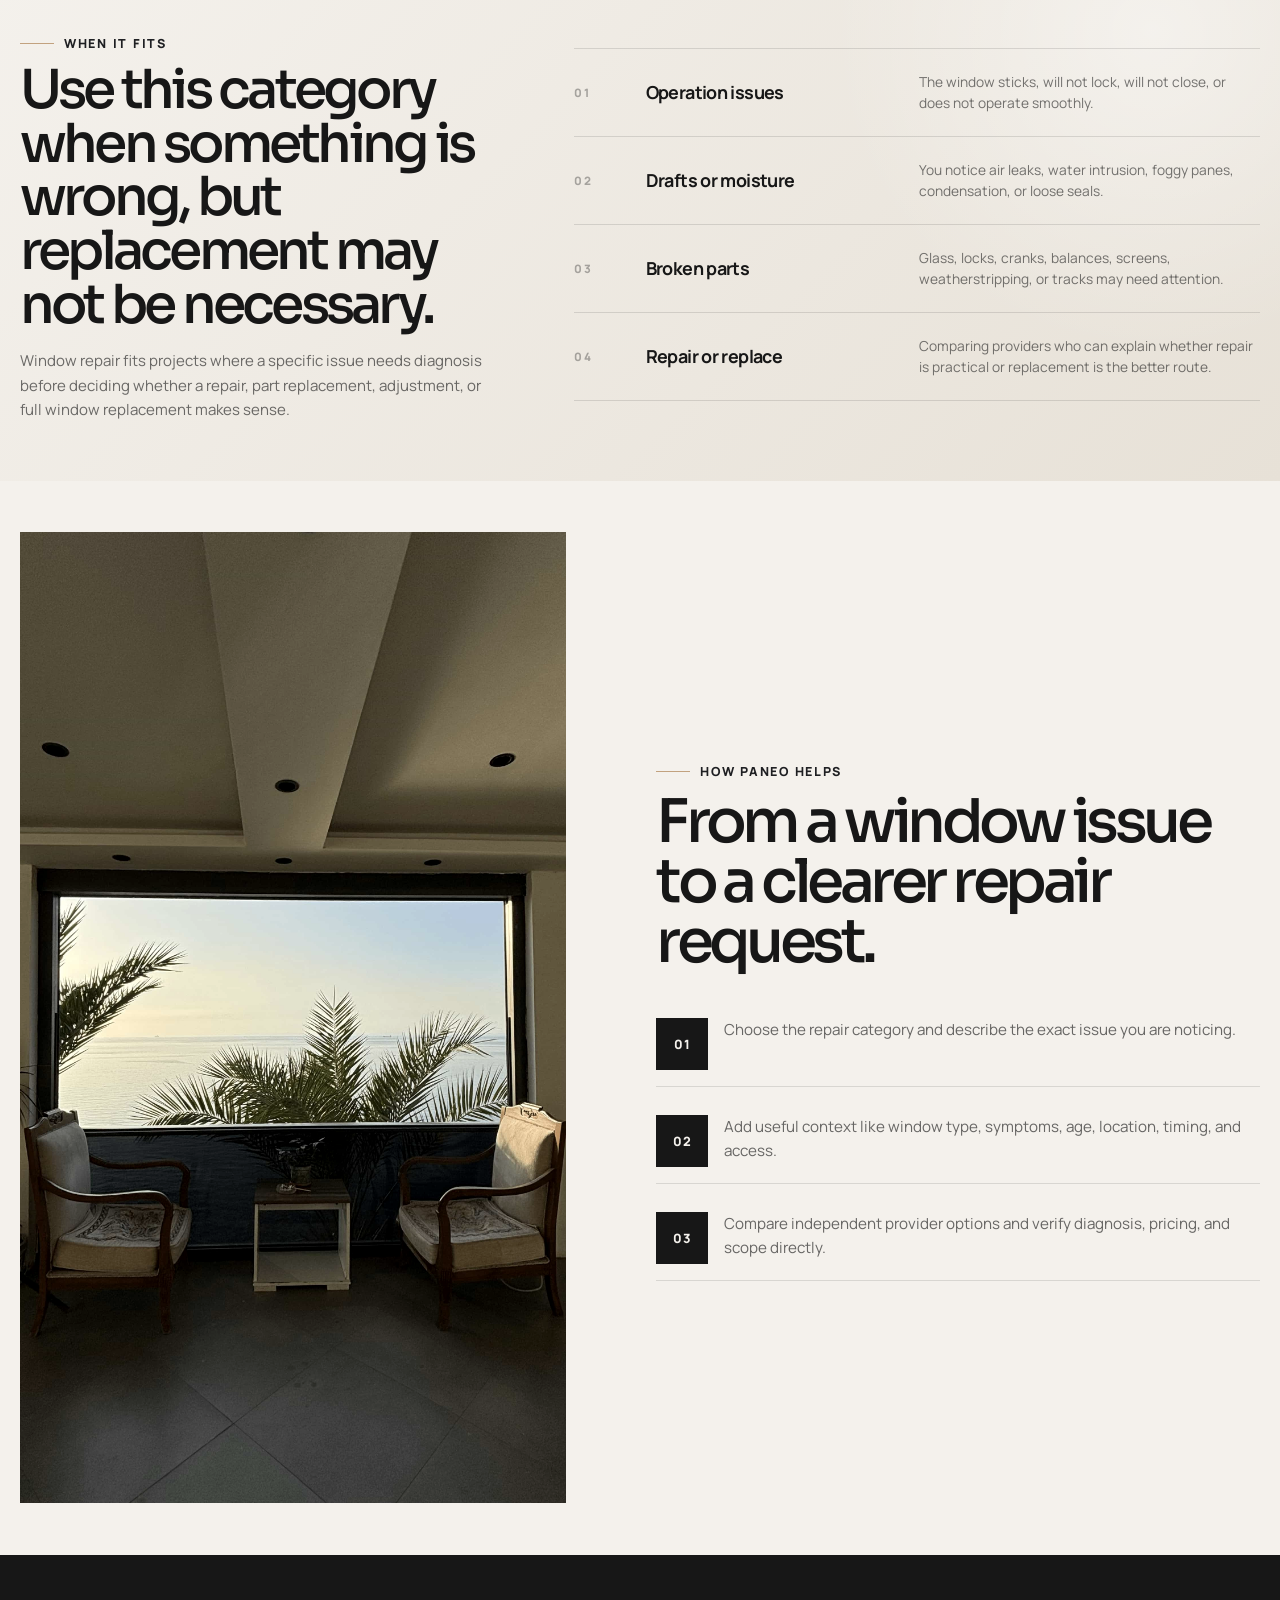
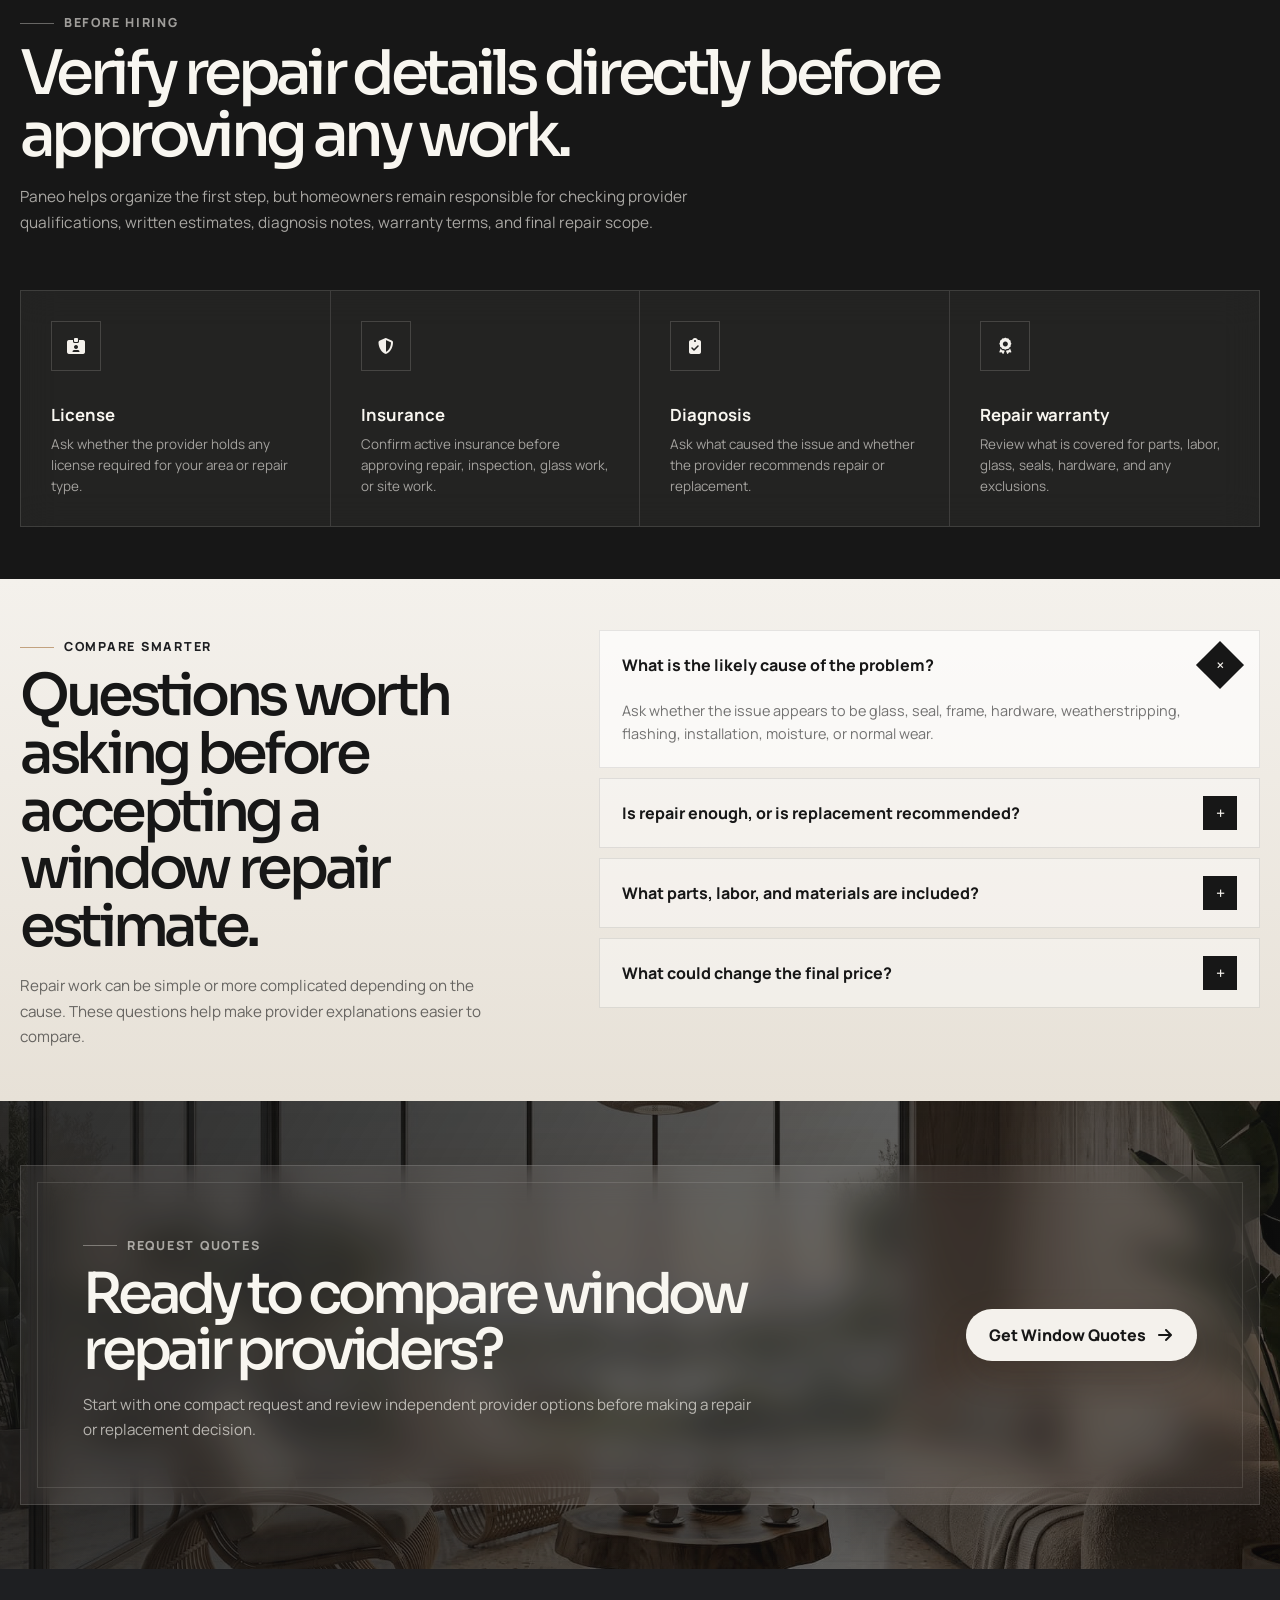
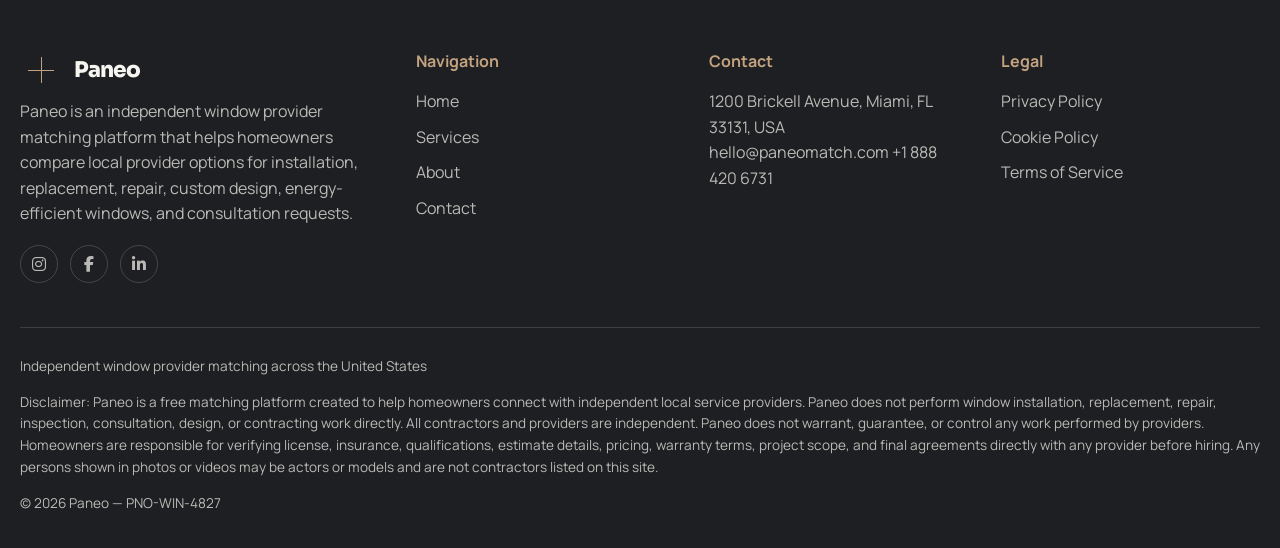
<file: window-repair.html>
<!DOCTYPE html>
<html lang="en" data-service-id="repair">

<head>
    <meta charset="UTF-8">
    <meta name="viewport" content="width=device-width, initial-scale=1.0">
    <title>Window Repair | Paneo</title>

    <meta name="description"
        content="Compare independent window repair providers with Paneo. Explore repair needs, quote factors, provider questions, and verification steps before hiring.">

    <link rel="icon" href="favicon.svg" type="image/svg+xml">

    <link
        href="https://fonts.googleapis.com/css2?family=Manrope:wght@400;500;600;700;800&family=Sora:wght@500;600;700;800&display=swap"
        rel="stylesheet">

    <link rel="stylesheet" href="https://cdnjs.cloudflare.com/ajax/libs/font-awesome/6.5.0/css/all.min.css">

    <link rel="stylesheet" href="css/style.css">
    <link rel="stylesheet" href="css/service-page.css">
</head>

<body>
    <a class="skip-link" href="#main">Skip to content</a>

    <header class="site-header">
        <div class="header-inner">
            <a class="logo logo-premium-simple" href="index.html" aria-label="Paneo home">
                <svg class="logo-icon" viewBox="0 0 48 48" fill="none">
                    <rect x="6" y="6" width="36" height="36" rx="12" />
                    <line x1="24" y1="6" x2="24" y2="42" />
                    <line x1="6" y1="24" x2="42" y2="24" />
                </svg>

                <span class="logo-text">Paneo</span>
            </a>

            <nav class="desktop-nav" aria-label="Main navigation">
                <a href="index.html">Home</a>

                <div class="nav-dropdown">
                    <button class="nav-dropdown-toggle" type="button" aria-expanded="false">
                        Services <i class="fa-solid fa-chevron-down"></i>
                    </button>
                    <div class="services-dropdown" data-services-dropdown></div>
                </div>

                <a href="about.html">About</a>
                <a href="contact.html">Contact</a>
            </nav>

            <div class="header-actions">
                <a class="btn btn-primary" href="tel:+18884206731" data-phone>Get Window Quotes</a>

                <button class="mobile-menu-toggle" type="button" data-menu-toggle aria-label="Open menu"
                    aria-expanded="false">
                    <i class="fa-solid fa-bars"></i>
                </button>
            </div>
        </div>
    </header>

    <div class="mobile-menu" data-mobile-menu aria-hidden="true">
        <div class="mobile-menu-inner">
            <nav class="mobile-nav" aria-label="Mobile navigation">
                <a href="index.html">Home</a>

                <button class="mobile-services-toggle" type="button" data-mobile-services-toggle aria-expanded="false">
                    Services <i class="fa-solid fa-plus"></i>
                </button>

                <div class="mobile-services-list" data-mobile-services-list></div>

                <a href="about.html">About</a>
                <a href="contact.html">Contact</a>
            </nav>

            <div class="mobile-contact">
                <a href="tel:+18884206731" data-phone-number>+1 888 420 6731</a>
                <a href="mailto:hello@paneomatch.com" data-email-link data-email>hello@paneomatch.com</a>
                <span data-address>1200 Brickell Avenue, Miami, FL 33131, USA</span>
            </div>
        </div>
    </div>

    <a class="sticky-service-btn" href="services.html">
        <i class="fa-solid fa-table-cells-large"></i>
        Services
    </a>

    <main id="main">

        
        <section class="service-hero">
            <div class="service-hero-bg">
                <img src="images/services/window-repair.jpg" alt="Window repair detail in a modern home">
            </div>

            <div class="service-hero-overlay"></div>

            <div class="container service-hero-grid">
                <div class="service-hero-copy reveal-up">
                    <span class="eyebrow">Window repair comparison</span>

                    <h1>Window Repair</h1>

                    <p class="lead">
                        Compare independent providers for window repair needs such as drafts,
                        broken glass, damaged seals, stuck windows, hardware issues, frame problems,
                        leaks, or unclear repair-versus-replacement decisions.
                    </p>

                    <div class="service-hero-actions">
                        <a class="btn btn-primary" href="contact.html?service=window-repair">
                            Request Quotes
                            <i class="fa-solid fa-arrow-right"></i>
                        </a>

                        <a class="btn btn-ghost" href="services.html">
                            All Services
                        </a>
                    </div>
                </div>

                <div class="service-hero-card premium-card reveal-up">
                    <i class="fa-solid fa-screwdriver-wrench"></i>
                    <h2>Compare independent repair providers, not direct Paneo crews.</h2>
                    <p>
                        Paneo helps homeowners organize repair requests and compare independent provider
                        options. Any inspection, diagnosis, repair work, replacement recommendation,
                        warranty, or final agreement is handled directly by independent companies.
                    </p>
                </div>

                <div class="service-hero-rail reveal-up" aria-label="Window repair comparison highlights">
                    <div class="rail-item">
                        <strong>Problem clarity</strong>
                        <span>Describe drafts, glass damage, stuck operation, leaks, seal failure, or frame
                            issues.</span>
                    </div>

                    <div class="rail-item">
                        <strong>Repair fit</strong>
                        <span>Compare whether providers may repair the issue or recommend replacement instead.</span>
                    </div>

                    <div class="rail-item">
                        <strong>Scope review</strong>
                        <span>Ask what is included: parts, labor, diagnosis, materials, cleanup, and possible
                            extras.</span>
                    </div>

                    <div class="rail-item">
                        <strong>Verification</strong>
                        <span>Confirm license, insurance, written estimate, warranty, and final scope directly.</span>
                    </div>
                </div>
            </div>
        </section>

        
<section class="service-snapshot service-snapshot--repair section">
    <div class="container service-snapshot-editorial">
        <div class="service-snapshot-media reveal-up">
            <img src="images/service-pages/window-repair-snapshot.jpg" alt="Window repair and hardware detail">

            <div class="snapshot-media-badge">
                <span>Repair fit</span>
                <strong>Issue · Parts · Scope</strong>
            </div>
        </div>

        <div class="service-snapshot-content reveal-up">
            <span class="eyebrow">Service snapshot</span>

            <h2>
                Window repair is for specific problems that may not require a full replacement.
            </h2>

            <p>
                This path fits homeowners comparing providers for drafts, foggy glass, broken parts,
                stuck operation, seal problems, leaks, or repair-versus-replacement decisions.
            </p>

            <div class="snapshot-line-list">
                <article>
                    <span>01</span>
                    <div>
                        <strong>Visible issues</strong>
                        <p>For cracked glass, foggy panes, stuck windows, damaged screens, loose locks, or broken
                            hardware.</p>
                    </div>
                </article>

                <article>
                    <span>02</span>
                    <div>
                        <strong>Comfort problems</strong>
                        <p>For drafts, water intrusion, poor sealing, condensation, or moisture around the frame.</p>
                    </div>
                </article>

                <article>
                    <span>03</span>
                    <div>
                        <strong>Repair or replace</strong>
                        <p>For situations where a provider should explain whether repair is practical or replacement
                            makes more sense.</p>
                    </div>
                </article>
            </div>
        </div>
    </div>
</section>

        
<section class="service-fit service-fit--compact section">
    <div class="container service-fit-compact-grid">
        <div class="service-fit-compact-copy reveal-up">
            <span class="eyebrow">When it fits</span>

            <h2>Use this category when something is wrong, but replacement may not be necessary.</h2>

            <p>
                Window repair fits projects where a specific issue needs diagnosis before deciding
                whether a repair, part replacement, adjustment, or full window replacement makes sense.
            </p>
        </div>

        <div class="service-fit-compact-list reveal-up">
            <article>
                <span>01</span>
                <strong>Operation issues</strong>
                <p>The window sticks, will not lock, will not close, or does not operate smoothly.</p>
            </article>

            <article>
                <span>02</span>
                <strong>Drafts or moisture</strong>
                <p>You notice air leaks, water intrusion, foggy panes, condensation, or loose seals.</p>
            </article>

            <article>
                <span>03</span>
                <strong>Broken parts</strong>
                <p>Glass, locks, cranks, balances, screens, weatherstripping, or tracks may need attention.</p>
            </article>

            <article>
                <span>04</span>
                <strong>Repair or replace</strong>
                <p>Comparing providers who can explain whether repair is practical or replacement is the better route.
                </p>
            </article>
        </div>
    </div>
</section>


        
        <section class="service-split section">
            <div class="container service-split-grid">
                <div class="service-split-image reveal-up">
                    <img src="images/service-pages/window-repair-detail.jpg" alt="Window repair detail">
                </div>

                <div class="service-split-copy reveal-up">
                    <span class="eyebrow">How Paneo helps</span>
                    <h2>From a window issue to a clearer repair request.</h2>

                    <div class="split-steps">
                        <div>
                            <strong>01</strong>
                            <p>Choose the repair category and describe the exact issue you are noticing.</p>
                        </div>

                        <div>
                            <strong>02</strong>
                            <p>Add useful context like window type, symptoms, age, location, timing, and access.</p>
                        </div>

                        <div>
                            <strong>03</strong>
                            <p>Compare independent provider options and verify diagnosis, pricing, and scope directly.
                            </p>
                        </div>
                    </div>
                </div>
            </div>
        </section>

        
        <section class="service-verify section">
            <div class="container service-verify-shell">
                <div class="service-verify-head reveal-up">
                    <span class="eyebrow">Before hiring</span>
                    <h2>Verify repair details directly before approving any work.</h2>
                    <p>
                        Paneo helps organize the first step, but homeowners remain responsible for checking
                        provider qualifications, written estimates, diagnosis notes, warranty terms, and final repair
                        scope.
                    </p>
                </div>

                <div class="service-verify-grid reveal-up">
                    <article>
                        <i class="fa-solid fa-id-card-clip"></i>
                        <strong>License</strong>
                        <p>Ask whether the provider holds any license required for your area or repair type.</p>
                    </article>

                    <article>
                        <i class="fa-solid fa-shield-halved"></i>
                        <strong>Insurance</strong>
                        <p>Confirm active insurance before approving repair, inspection, glass work, or site work.</p>
                    </article>

                    <article>
                        <i class="fa-solid fa-clipboard-check"></i>
                        <strong>Diagnosis</strong>
                        <p>Ask what caused the issue and whether the provider recommends repair or replacement.</p>
                    </article>

                    <article>
                        <i class="fa-solid fa-award"></i>
                        <strong>Repair warranty</strong>
                        <p>Review what is covered for parts, labor, glass, seals, hardware, and any exclusions.</p>
                    </article>
                </div>
            </div>
        </section>

        
        <section class="service-questions section">
            <div class="container service-questions-grid">
                <div class="service-questions-copy reveal-up">
                    <span class="eyebrow">Compare smarter</span>
                    <h2>Questions worth asking before accepting a window repair estimate.</h2>
                    <p>
                        Repair work can be simple or more complicated depending on the cause. These questions
                        help make provider explanations easier to compare.
                    </p>
                </div>

                <div class="service-question-list reveal-up">
                    <details open>
                        <summary>What is the likely cause of the problem?</summary>
                        <p>
                            Ask whether the issue appears to be glass, seal, frame, hardware, weatherstripping,
                            flashing, installation, moisture, or normal wear.
                        </p>
                    </details>

                    <details>
                        <summary>Is repair enough, or is replacement recommended?</summary>
                        <p>
                            Ask the provider to explain why repair is possible or why replacement may be more practical,
                            especially with rot, failed seals, or severe frame damage.
                        </p>
                    </details>

                    <details>
                        <summary>What parts, labor, and materials are included?</summary>
                        <p>
                            Confirm whether the quote includes diagnosis, parts, glass, hardware, sealant,
                            labor, travel, cleanup, disposal, and any follow-up visit.
                        </p>
                    </details>

                    <details>
                        <summary>What could change the final price?</summary>
                        <p>
                            Ask how hidden damage, unavailable parts, custom glass, access issues, additional leaks,
                            or scope changes would be priced and approved.
                        </p>
                    </details>
                </div>
            </div>
        </section>

        
        <section class="service-cta section">
            <div class="container">
                <div class="service-cta-card reveal-up">
                    <div>
                        <span class="eyebrow">Request quotes</span>
                        <h2>Ready to compare window repair providers?</h2>
                        <p>
                            Start with one compact request and review independent provider options before making
                            a repair or replacement decision.
                        </p>
                    </div>

                    <a class="btn btn-primary" href="contact.html?service=window-repair">
                        Get Window Quotes
                        <i class="fa-solid fa-arrow-right"></i>
                    </a>
                </div>
            </div>
        </section>
    </main>

    <footer class="site-footer"></footer>

    <script type="application/ld+json">
    {
        "@context": "https://schema.org",
        "@type": "FAQPage",
        "mainEntity": [
            {
                "@type": "Question",
                "name": "Is Paneo a window repair company?",
                "acceptedAnswer": {
                    "@type": "Answer",
                    "text": "No. Paneo is an independent matching platform. We do not repair, install, replace, inspect, manufacture, or recommend windows directly."
                }
            },
            {
                "@type": "Question",
                "name": "What should I include in a window repair request?",
                "acceptedAnswer": {
                    "@type": "Answer",
                    "text": "Helpful details include the issue you notice, window type, photos if available, whether there is leaking or broken glass, window age, ZIP code, timing, and access concerns."
                }
            },
            {
                "@type": "Question",
                "name": "Can every window problem be repaired?",
                "acceptedAnswer": {
                    "@type": "Answer",
                    "text": "Not always. Some issues may be repairable, while severe rot, failed seals, structural damage, or unavailable parts may lead a provider to recommend replacement."
                }
            },
            {
                "@type": "Question",
                "name": "What should I verify before hiring a repair provider?",
                "acceptedAnswer": {
                    "@type": "Answer",
                    "text": "Confirm license, insurance, diagnosis, written estimate, parts, labor, warranty terms, timeline, payment schedule, and final repair scope directly with the provider."
                }
            }
        ]
    }
    </script>

    <script src="js/config.js"></script>
    <script src="js/services-data.js"></script>
    <script src="js/main.js"></script>
    <script src="js/service-page.js"></script>
</body>

</html>
</file>
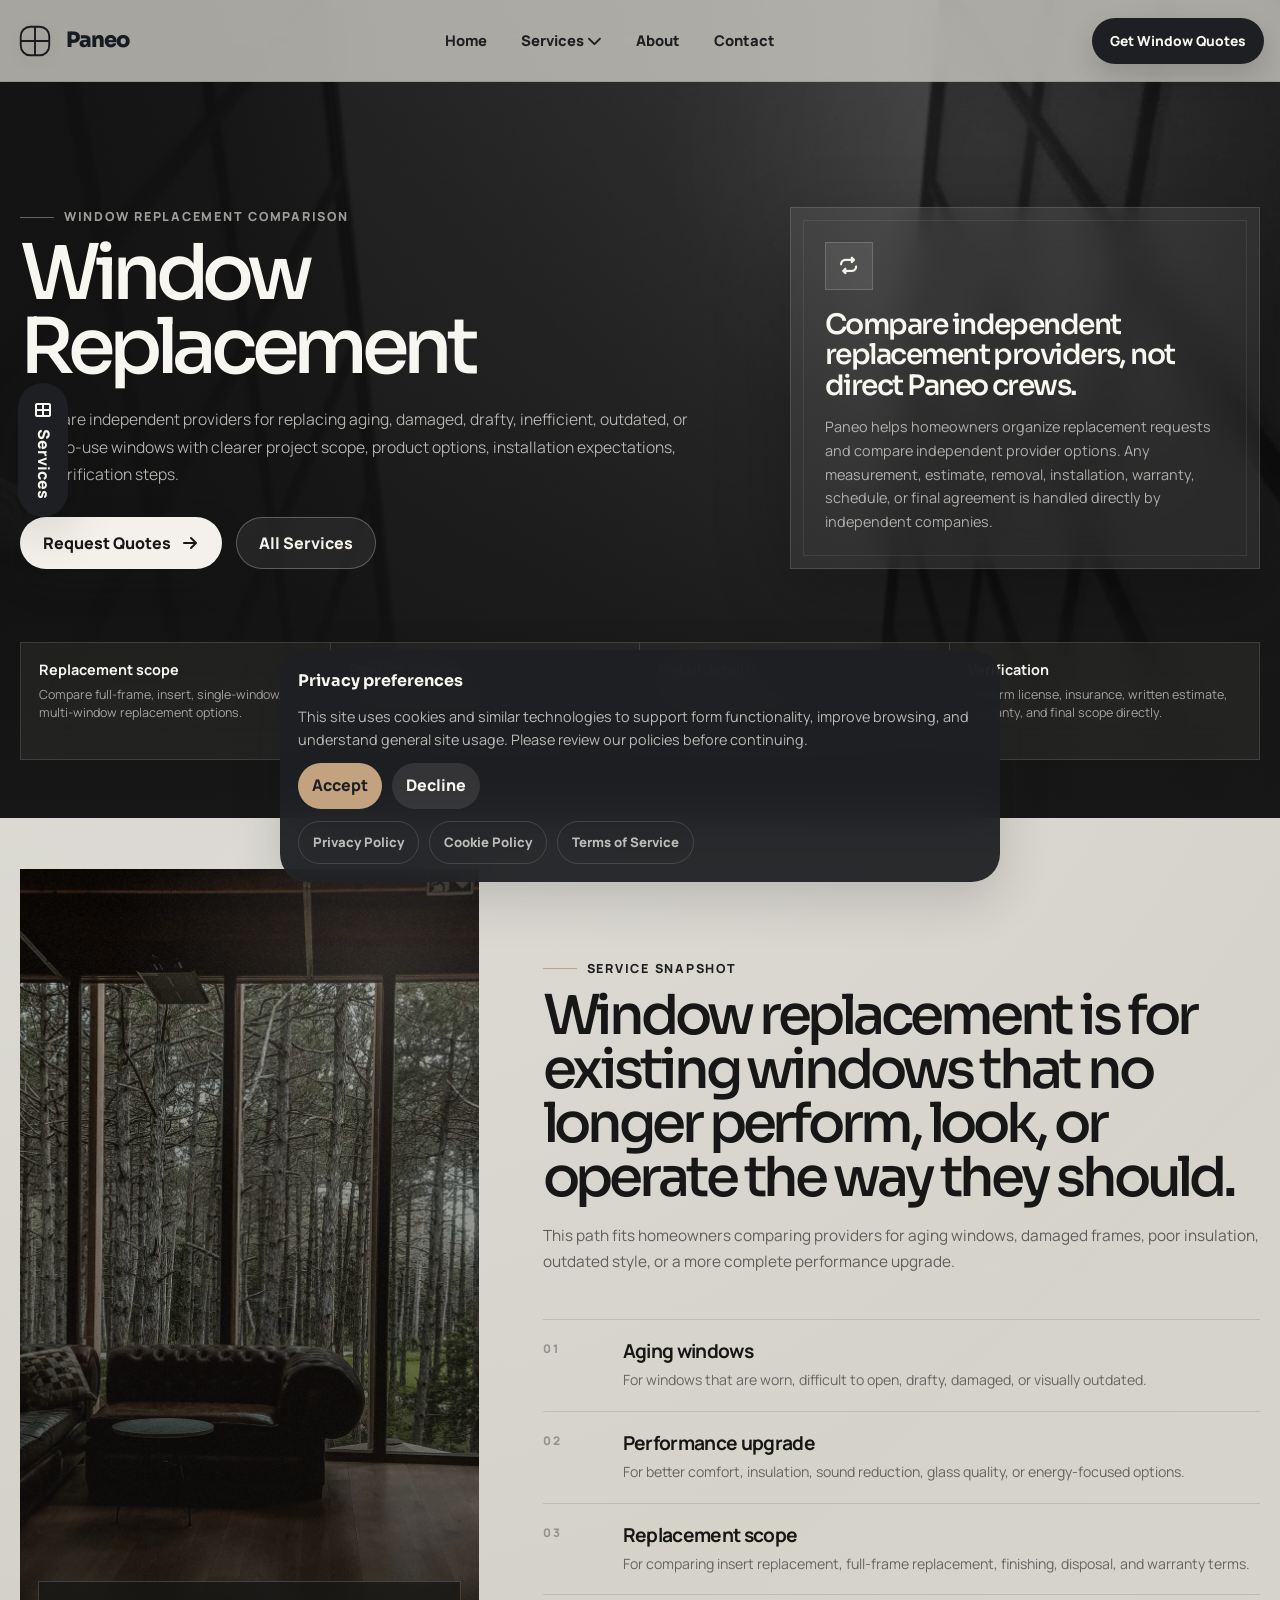
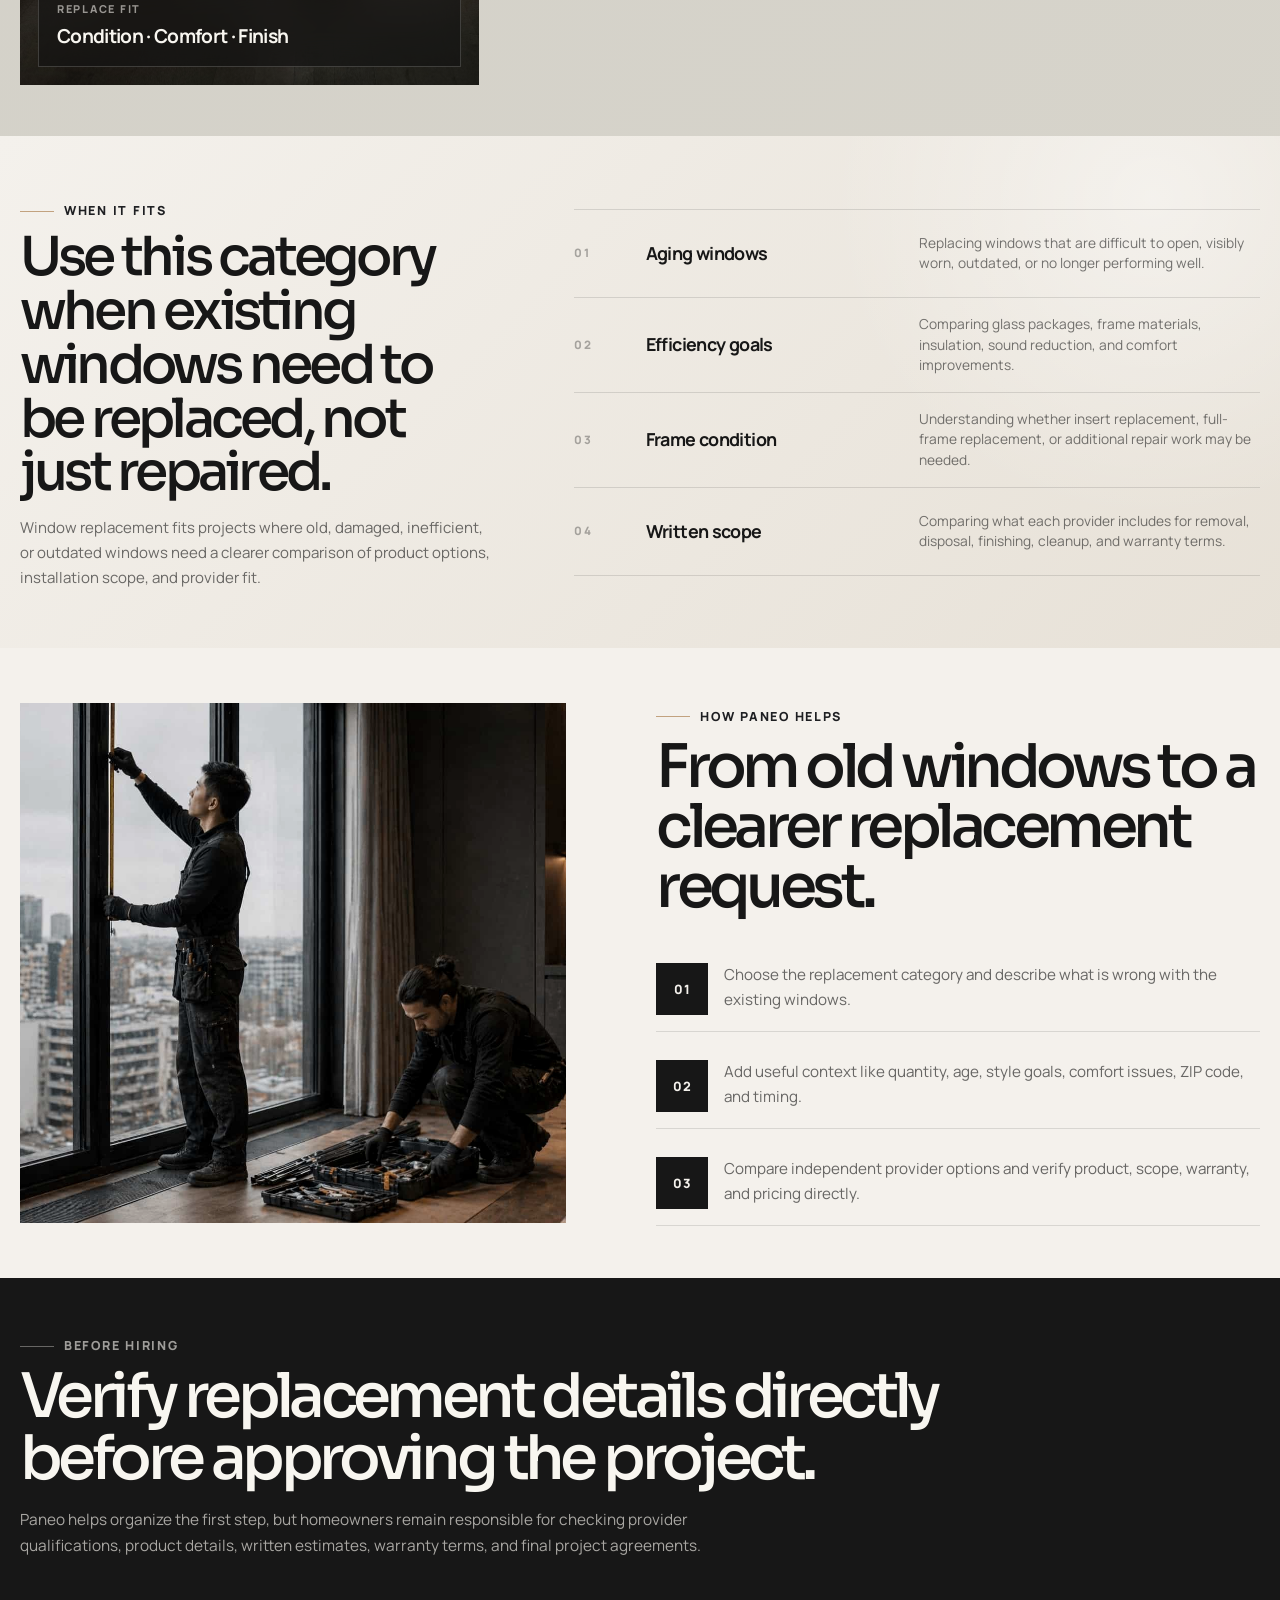
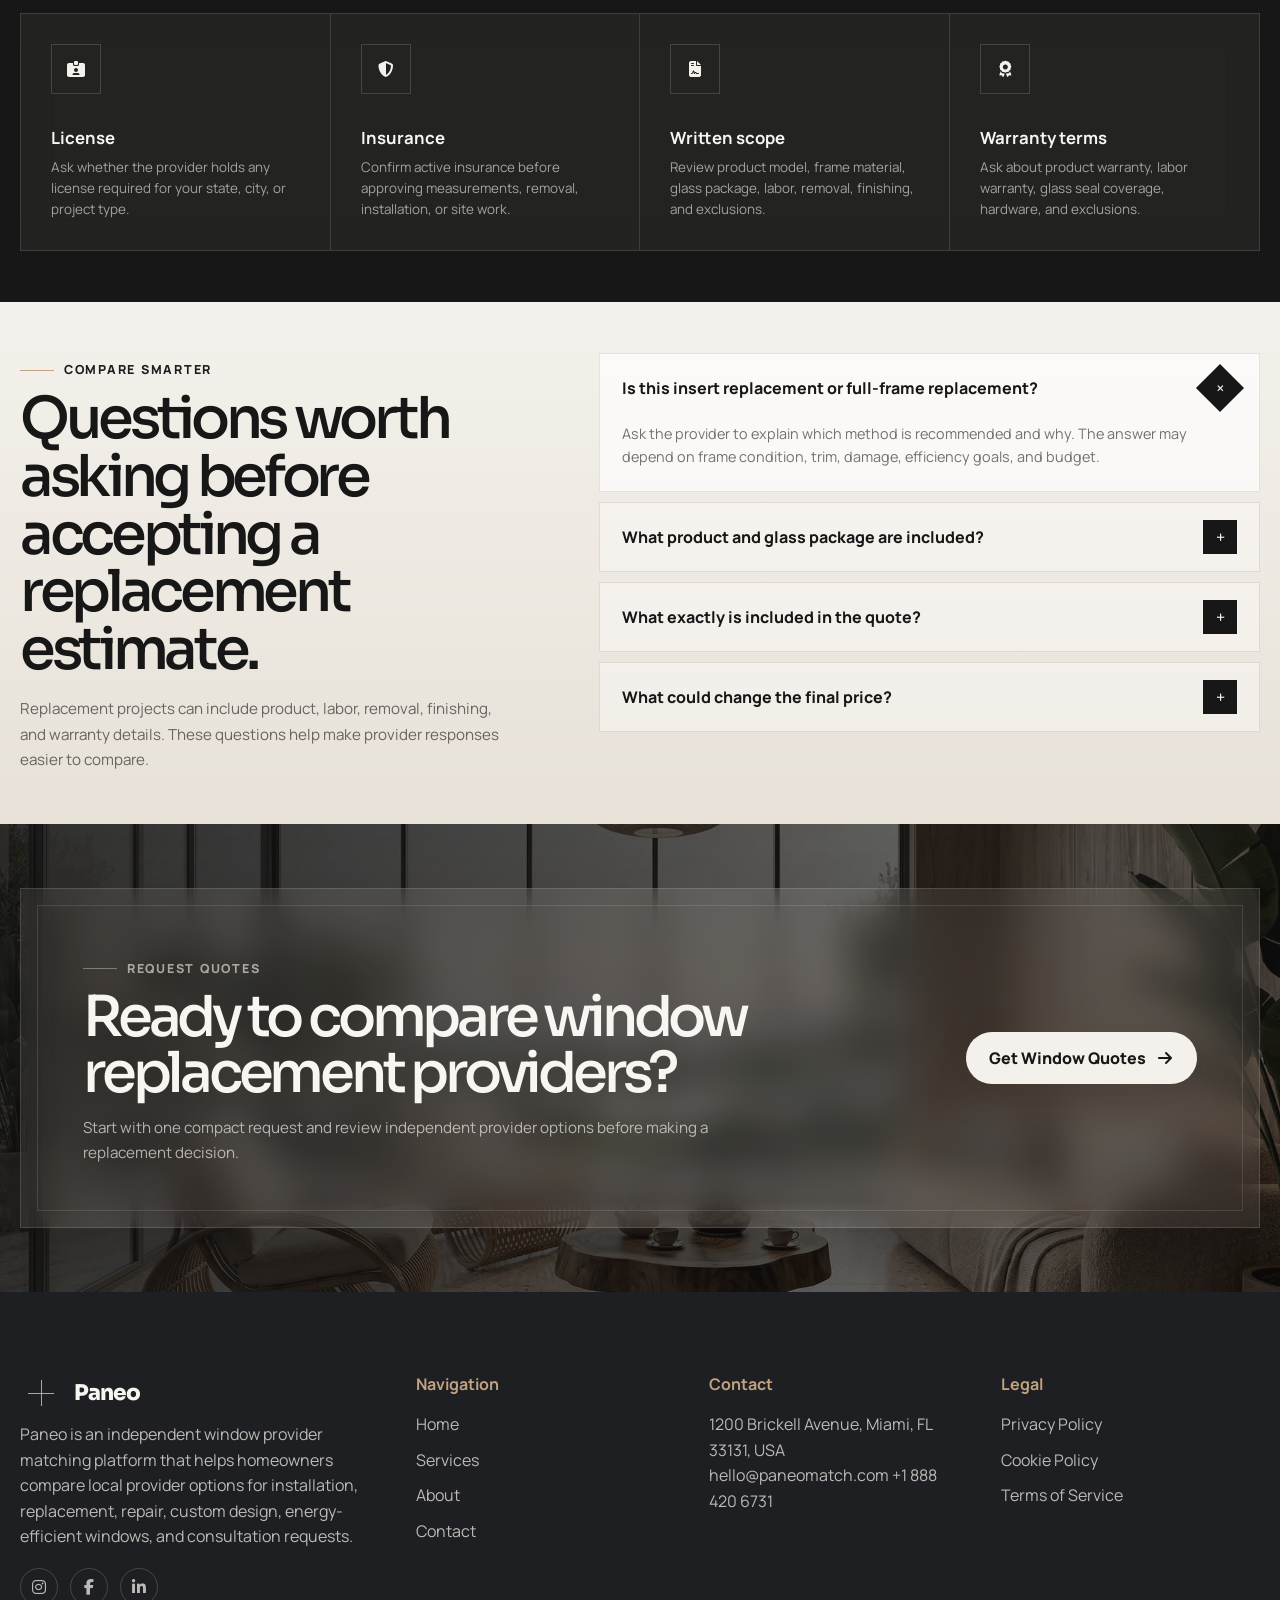
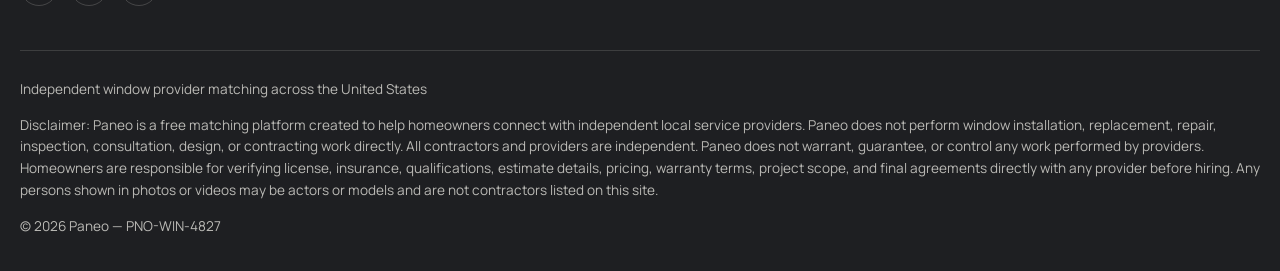
<file: window-replacement.html>
<!DOCTYPE html>
<html lang="en" data-service-id="replacement">

<head>
    <meta charset="UTF-8">
    <meta name="viewport" content="width=device-width, initial-scale=1.0">
    <title>Window Replacement | Paneo</title>

    <meta name="description"
        content="Compare independent window replacement providers with Paneo. Explore replacement planning, quote factors, provider questions, and verification steps before hiring.">

    <link rel="icon" href="favicon.svg" type="image/svg+xml">

    <link
        href="https://fonts.googleapis.com/css2?family=Manrope:wght@400;500;600;700;800&family=Sora:wght@500;600;700;800&display=swap"
        rel="stylesheet">

    <link rel="stylesheet" href="https://cdnjs.cloudflare.com/ajax/libs/font-awesome/6.5.0/css/all.min.css">

    <link rel="stylesheet" href="css/style.css">
    <link rel="stylesheet" href="css/service-page.css">
</head>

<body>
    <a class="skip-link" href="#main">Skip to content</a>

    <header class="site-header">
        <div class="header-inner">
            <a class="logo logo-premium-simple" href="index.html" aria-label="Paneo home">
                <svg class="logo-icon" viewBox="0 0 48 48" fill="none">
                    <rect x="6" y="6" width="36" height="36" rx="12" />
                    <line x1="24" y1="6" x2="24" y2="42" />
                    <line x1="6" y1="24" x2="42" y2="24" />
                </svg>

                <span class="logo-text">Paneo</span>
            </a>

            <nav class="desktop-nav" aria-label="Main navigation">
                <a href="index.html">Home</a>

                <div class="nav-dropdown">
                    <button class="nav-dropdown-toggle" type="button" aria-expanded="false">
                        Services <i class="fa-solid fa-chevron-down"></i>
                    </button>
                    <div class="services-dropdown" data-services-dropdown></div>
                </div>

                <a href="about.html">About</a>
                <a href="contact.html">Contact</a>
            </nav>

            <div class="header-actions">
                <a class="btn btn-primary" href="tel:+18884206731" data-phone>Get Window Quotes</a>

                <button class="mobile-menu-toggle" type="button" data-menu-toggle aria-label="Open menu"
                    aria-expanded="false">
                    <i class="fa-solid fa-bars"></i>
                </button>
            </div>
        </div>
    </header>

    <div class="mobile-menu" data-mobile-menu aria-hidden="true">
        <div class="mobile-menu-inner">
            <nav class="mobile-nav" aria-label="Mobile navigation">
                <a href="index.html">Home</a>

                <button class="mobile-services-toggle" type="button" data-mobile-services-toggle aria-expanded="false">
                    Services <i class="fa-solid fa-plus"></i>
                </button>

                <div class="mobile-services-list" data-mobile-services-list></div>

                <a href="about.html">About</a>
                <a href="contact.html">Contact</a>
            </nav>

            <div class="mobile-contact">
                <a href="tel:+18884206731" data-phone-number>+1 888 420 6731</a>
                <a href="mailto:hello@paneomatch.com" data-email-link data-email>hello@paneomatch.com</a>
                <span data-address>1200 Brickell Avenue, Miami, FL 33131, USA</span>
            </div>
        </div>
    </div>

    <a class="sticky-service-btn" href="services.html">
        <i class="fa-solid fa-table-cells-large"></i>
        Services
    </a>

    <main id="main">

        
        <section class="service-hero">
            <div class="service-hero-bg">
                <img src="images/services/window-replacement.jpg" alt="Modern window replacement project">
            </div>

            <div class="service-hero-overlay"></div>

            <div class="container service-hero-grid">
                <div class="service-hero-copy reveal-up">
                    <span class="eyebrow">Window replacement comparison</span>

                    <h1>Window Replacement</h1>

                    <p class="lead">
                        Compare independent providers for replacing aging, damaged, drafty,
                        inefficient, outdated, or hard-to-use windows with clearer project scope,
                        product options, installation expectations, and verification steps.
                    </p>

                    <div class="service-hero-actions">
                        <a class="btn btn-primary" href="contact.html?service=window-replacement">
                            Request Quotes
                            <i class="fa-solid fa-arrow-right"></i>
                        </a>

                        <a class="btn btn-ghost" href="services.html">
                            All Services
                        </a>
                    </div>
                </div>

                <div class="service-hero-card premium-card reveal-up">
                    <i class="fa-solid fa-repeat"></i>
                    <h2>Compare independent replacement providers, not direct Paneo crews.</h2>
                    <p>
                        Paneo helps homeowners organize replacement requests and compare independent provider
                        options. Any measurement, estimate, removal, installation, warranty, schedule, or final
                        agreement is handled directly by independent companies.
                    </p>
                </div>

                <div class="service-hero-rail reveal-up" aria-label="Window replacement comparison highlights">
                    <div class="rail-item">
                        <strong>Replacement scope</strong>
                        <span>Compare full-frame, insert, single-window, or multi-window replacement options.</span>
                    </div>

                    <div class="rail-item">
                        <strong>Product choices</strong>
                        <span>Review frame materials, glass type, efficiency packages, color, hardware, and
                            style.</span>
                    </div>

                    <div class="rail-item">
                        <strong>Install details</strong>
                        <span>Ask about removal, measurement, sealing, trim work, cleanup, and timing.</span>
                    </div>

                    <div class="rail-item">
                        <strong>Verification</strong>
                        <span>Confirm license, insurance, written estimate, warranty, and final scope directly.</span>
                    </div>
                </div>
            </div>
        </section>

        
<section class="service-snapshot service-snapshot--replacement section">
	    <div class="container service-snapshot-editorial">
	        <div class="service-snapshot-media reveal-up">
	            <img src="images/service-pages/window-consultation-snapshot.jpg" alt="Window replacement project" loading="lazy" width="1920" height="3416">

	            <div class="snapshot-media-badge">
	                <span>Replace fit</span>
	                <strong>Condition · Comfort · Finish</strong>
	            </div>
        </div>

        <div class="service-snapshot-content reveal-up">
            <span class="eyebrow">Service snapshot</span>

            <h2>
                Window replacement is for existing windows that no longer perform, look, or operate the way they should.
            </h2>

            <p>
                This path fits homeowners comparing providers for aging windows, damaged frames,
                poor insulation, outdated style, or a more complete performance upgrade.
            </p>

            <div class="snapshot-line-list">
                <article>
                    <span>01</span>
                    <div>
                        <strong>Aging windows</strong>
                        <p>For windows that are worn, difficult to open, drafty, damaged, or visually outdated.</p>
                    </div>
                </article>

                <article>
                    <span>02</span>
                    <div>
                        <strong>Performance upgrade</strong>
                        <p>For better comfort, insulation, sound reduction, glass quality, or energy-focused options.
                        </p>
                    </div>
                </article>

                <article>
                    <span>03</span>
                    <div>
                        <strong>Replacement scope</strong>
                        <p>For comparing insert replacement, full-frame replacement, finishing, disposal, and warranty
                            terms.</p>
                    </div>
                </article>
            </div>
        </div>
    </div>
</section>

        
<section class="service-fit service-fit--compact section">
    <div class="container service-fit-compact-grid">
        <div class="service-fit-compact-copy reveal-up">
            <span class="eyebrow">When it fits</span>

            <h2>Use this category when existing windows need to be replaced, not just repaired.</h2>

            <p>
                Window replacement fits projects where old, damaged, inefficient, or outdated windows
                need a clearer comparison of product options, installation scope, and provider fit.
            </p>
        </div>

        <div class="service-fit-compact-list reveal-up">
            <article>
                <span>01</span>
                <strong>Aging windows</strong>
                <p>Replacing windows that are difficult to open, visibly worn, outdated, or no longer performing well.
                </p>
            </article>

            <article>
                <span>02</span>
                <strong>Efficiency goals</strong>
                <p>Comparing glass packages, frame materials, insulation, sound reduction, and comfort improvements.</p>
            </article>

            <article>
                <span>03</span>
                <strong>Frame condition</strong>
                <p>Understanding whether insert replacement, full-frame replacement, or additional repair work may be
                    needed.</p>
            </article>

            <article>
                <span>04</span>
                <strong>Written scope</strong>
                <p>Comparing what each provider includes for removal, disposal, finishing, cleanup, and warranty terms.
                </p>
            </article>
        </div>
    </div>
</section>

        
        <section class="service-split section">
            <div class="container service-split-grid">
                <div class="service-split-image reveal-up">
                    <img src="images/home/slider-insulation-window.jpg" alt="Window replacement detail">
                </div>

                <div class="service-split-copy reveal-up">
                    <span class="eyebrow">How Paneo helps</span>
                    <h2>From old windows to a clearer replacement request.</h2>

                    <div class="split-steps">
                        <div>
                            <strong>01</strong>
                            <p>Choose the replacement category and describe what is wrong with the existing windows.</p>
                        </div>

                        <div>
                            <strong>02</strong>
                            <p>Add useful context like quantity, age, style goals, comfort issues, ZIP code, and timing.
                            </p>
                        </div>

                        <div>
                            <strong>03</strong>
                            <p>Compare independent provider options and verify product, scope, warranty, and pricing
                                directly.</p>
                        </div>
                    </div>
                </div>
            </div>
        </section>

        
        <section class="service-verify section">
            <div class="container service-verify-shell">
                <div class="service-verify-head reveal-up">
                    <span class="eyebrow">Before hiring</span>
                    <h2>Verify replacement details directly before approving the project.</h2>
                    <p>
                        Paneo helps organize the first step, but homeowners remain responsible for checking
                        provider qualifications, product details, written estimates, warranty terms, and final project
                        agreements.
                    </p>
                </div>

                <div class="service-verify-grid reveal-up">
                    <article>
                        <i class="fa-solid fa-id-card-clip"></i>
                        <strong>License</strong>
                        <p>Ask whether the provider holds any license required for your state, city, or project type.
                        </p>
                    </article>

                    <article>
                        <i class="fa-solid fa-shield-halved"></i>
                        <strong>Insurance</strong>
                        <p>Confirm active insurance before approving measurements, removal, installation, or site work.
                        </p>
                    </article>

                    <article>
                        <i class="fa-solid fa-file-contract"></i>
                        <strong>Written scope</strong>
                        <p>Review product model, frame material, glass package, labor, removal, finishing, and
                            exclusions.</p>
                    </article>

                    <article>
                        <i class="fa-solid fa-award"></i>
                        <strong>Warranty terms</strong>
                        <p>Ask about product warranty, labor warranty, glass seal coverage, hardware, and exclusions.
                        </p>
                    </article>
                </div>
            </div>
        </section>

        
        <section class="service-questions section">
            <div class="container service-questions-grid">
                <div class="service-questions-copy reveal-up">
                    <span class="eyebrow">Compare smarter</span>
                    <h2>Questions worth asking before accepting a replacement estimate.</h2>
                    <p>
                        Replacement projects can include product, labor, removal, finishing, and warranty details.
                        These questions help make provider responses easier to compare.
                    </p>
                </div>

                <div class="service-question-list reveal-up">
                    <details open>
                        <summary>Is this insert replacement or full-frame replacement?</summary>
                        <p>
                            Ask the provider to explain which method is recommended and why. The answer may depend
                            on frame condition, trim, damage, efficiency goals, and budget.
                        </p>
                    </details>

                    <details>
                        <summary>What product and glass package are included?</summary>
                        <p>
                            Confirm frame material, glass type, Low-E coating, pane count, gas fill, hardware,
                            finish color, grids, and any energy-performance details.
                        </p>
                    </details>

                    <details>
                        <summary>What exactly is included in the quote?</summary>
                        <p>
                            Ask whether the estimate includes measurements, removal, disposal, installation,
                            sealing, flashing, trim, cleanup, and final walkthrough.
                        </p>
                    </details>

                    <details>
                        <summary>What could change the final price?</summary>
                        <p>
                            Confirm how hidden damage, rot, difficult access, product upgrades, custom sizing,
                            extra trim, or scope changes would be priced and approved.
                        </p>
                    </details>
                </div>
            </div>
        </section>

        
        <section class="service-cta section">
            <div class="container">
                <div class="service-cta-card reveal-up">
                    <div>
                        <span class="eyebrow">Request quotes</span>
                        <h2>Ready to compare window replacement providers?</h2>
                        <p>
                            Start with one compact request and review independent provider options before making
                            a replacement decision.
                        </p>
                    </div>

                    <a class="btn btn-primary" href="contact.html?service=window-replacement">
                        Get Window Quotes
                        <i class="fa-solid fa-arrow-right"></i>
                    </a>
                </div>
            </div>
        </section>
    </main>

    <footer class="site-footer"></footer>

    <script type="application/ld+json">
    {
        "@context": "https://schema.org",
        "@type": "FAQPage",
        "mainEntity": [
            {
                "@type": "Question",
                "name": "Is Paneo a window replacement company?",
                "acceptedAnswer": {
                    "@type": "Answer",
                    "text": "No. Paneo is an independent matching platform. We do not replace, install, repair, inspect, manufacture, or recommend windows directly."
                }
            },
            {
                "@type": "Question",
                "name": "What should I include in a window replacement request?",
                "acceptedAnswer": {
                    "@type": "Answer",
                    "text": "Helpful details include window count, approximate sizes, window age, visible damage, draft or comfort issues, preferred style, ZIP code, timing, and photos if available."
                }
            },
            {
                "@type": "Question",
                "name": "Should I repair or replace my windows?",
                "acceptedAnswer": {
                    "@type": "Answer",
                    "text": "That depends on the issue. Minor hardware or sealing problems may be repairable, while severe rot, failed seals, old inefficient units, or repeated problems may lead providers to recommend replacement."
                }
            },
            {
                "@type": "Question",
                "name": "What should I verify before hiring a replacement provider?",
                "acceptedAnswer": {
                    "@type": "Answer",
                    "text": "Confirm license, insurance, written estimate, replacement method, product details, glass package, warranty terms, timeline, payment schedule, cleanup, and final pricing directly."
                }
            }
        ]
    }
    </script>

    <script src="js/config.js"></script>
    <script src="js/services-data.js"></script>
    <script src="js/main.js"></script>
    <script src="js/service-page.js"></script>
</body>

</html>
</file>
<file: css/style.css>
@import url("home.css");
@import url("services.css");
@import url("about.css");
@import url("contact.css");
@import url("service-page.css");
@import url("legal.css");




:root {
    --color-bg: #d1cfc7;
    --color-bg-soft: #ddd9cf;
    --color-dark: #1e1f22;
    --color-dark-2: #18191c;
    --color-accent: #c2a27f;
    --color-accent-dark: #9f7d59;
    --color-line: #9a9da3;
    --color-white: #f7f5ef;
    --color-muted: #5f6268;

    --font-main: "Manrope", system-ui, sans-serif;
    --font-display: "Sora", system-ui, sans-serif;

    --container: 1440px;
    --header-height: 82px;

    --radius-sm: 14px;
    --radius-md: 24px;
    --radius-lg: 36px;
    --radius-xl: 48px;

    --shadow-soft: 0 24px 80px rgba(24, 25, 28, 0.12);
    --shadow-card: 0 18px 50px rgba(24, 25, 28, 0.16);

    --transition: 0.35s ease;
}



*,
*::before,
*::after {
    box-sizing: border-box;
}

html {
    scroll-behavior: smooth;
    overflow-x: hidden;
    scroll-padding-top: calc(var(--header-height) + 12px);
}

body {
    margin: 0;
    min-width: 320px;
    overflow-x: hidden;
    background:
        radial-gradient(circle at 15% 5%, rgba(255, 255, 255, 0.35), transparent 28%),
        linear-gradient(135deg, var(--color-bg), var(--color-bg-soft));
    color: var(--color-text, #18191c);
    font-family: var(--font-main);
    font-size: 16px;
    line-height: 1.6;
}

img,
picture,
video,
canvas,
svg {
    max-width: 100%;
    display: block;
}

img {
    object-fit: cover;
}

a {
    color: inherit;
    text-decoration: none;
}

button,
input,
textarea,
select {
    font: inherit;
}

button {
    border: 0;
    cursor: pointer;
}

ul,
ol {
    padding: 0;
    margin: 0;
    list-style: none;
}

h1,
h2,
h3,
h4,
p {
    margin: 0;
}



.skip-link {
    position: fixed;
    top: 14px;
    left: 14px;
    z-index: 9999;
    transform: translateY(-140%);
    padding: 12px 18px;
    background: var(--color-dark);
    color: var(--color-white);
    border-radius: 999px;
    transition: var(--transition);
}

.skip-link:focus {
    transform: translateY(0);
}

:focus-visible {
    outline: 3px solid var(--color-accent);
    outline-offset: 4px;
}



.container {
    width: min(100% - 40px, var(--container));
    margin-inline: auto;
}

.section {
    position: relative;
    padding: clamp(35px, 4vw, 65px) 0;
}

.section-header {
    max-width: 760px;
    margin-bottom: clamp(16px, 2.5vw, 32px);
}

.section-header__main {
    min-width: 0;
}

@media (min-width: 1100px) {
    .section-header {
        max-width: none;
        display: flex;
        flex-wrap: wrap;
        align-items: flex-end;
        justify-content: space-between;
        column-gap: clamp(24px, 4vw, 84px);
        row-gap: 16px;
    }

    .section-header__main {
        flex: 1 1 520px;
    }

    .section-header .lead {
        flex: 0 1 540px;
        margin-top: 0;
        max-width: 540px;
        min-width: 0;
    }
}

.eyebrow {
    display: inline-flex;
    align-items: center;
    gap: 10px;
    margin-bottom: 10px;
    color: var(--color-dark);
    font-size: 0.78rem;
    font-weight: 800;
    letter-spacing: 0.14em;
    text-transform: uppercase;
}

.eyebrow::before {
    content: "";
    width: 34px;
    height: 1px;
    background: var(--color-accent);
}

h1,
h2,
h3 {
    font-family: var(--font-display);
    color: var(--color-dark-2);
    line-height: 1.05;
    letter-spacing: -0.05em;
}

h1 {
    font-size: clamp(3.1rem, 8vw, 8.5rem);
}

h2 {
    font-size: clamp(2.2rem, 5vw, 5.6rem);
}

h3 {
    font-size: clamp(1.35rem, 2vw, 2.2rem);
}

.lead {
    max-width: 680px;
    margin-top: 12px;
    color: var(--color-muted);
    font-size: clamp(1rem, 1.3vw, 1.18rem);
}



.btn {
    display: inline-flex;
    align-items: center;
    justify-content: center;
    gap: 10px;
    min-height: 52px;
    padding: 14px 22px;
    border-radius: 999px;
    font-weight: 800;
    line-height: 1;
    transition: transform var(--transition), box-shadow var(--transition), background var(--transition);
}

.btn-primary {
    background: var(--color-dark);
    color: var(--color-white);
    box-shadow: 0 14px 34px rgba(24, 25, 28, 0.22);
}

.btn-primary:hover {
    transform: translateY(-3px);
    background: #000;
    box-shadow: 0 22px 50px rgba(24, 25, 28, 0.3);
}

.btn-accent {
    background: var(--color-accent);
    color: var(--color-dark);
}

.btn-accent:hover {
    transform: translateY(-3px);
    background: var(--color-accent-dark);
}

.btn-ghost {
    border: 1px solid rgba(24, 25, 28, 0.18);
    background: rgba(247, 245, 239, 0.42);
    color: var(--color-dark);
    backdrop-filter: blur(18px);
}

.btn-ghost:hover {
    transform: translateY(-3px);
    border-color: var(--color-dark);
}



.site-header {
    position: fixed;
    top: 0;
    left: 0;
    right: 0;
    z-index: 1000;
    height: var(--header-height);
    background: rgba(209, 207, 199, 0.78);
    backdrop-filter: blur(22px);
    border-bottom: 1px solid rgba(24, 25, 28, 0.12);
}

.header-inner {
    width: min(100% - 32px, var(--container));
    height: 100%;
    margin-inline: auto;
    display: flex;
    align-items: center;
    justify-content: space-between;
    gap: 24px;
}

.logo {
    display: inline-flex;
    align-items: center;
    gap: 12px;
    font-family: var(--font-display);
    font-size: 1.35rem;
    font-weight: 900;
    letter-spacing: -0.05em;
}

.logo-mark {
    position: relative;
    width: 42px;
    height: 42px;
    border: 1px solid var(--color-dark);
    border-radius: 14px;
}

.logo-mark::before,
.logo-mark::after {
    content: "";
    position: absolute;
    background: var(--color-accent);
}

.logo-mark.has-image::before,
.logo-mark.has-image::after {
    display: none;
}

.logo-mark::before {
    left: 50%;
    top: 7px;
    width: 1px;
    height: 26px;
}

.logo-mark::after {
    top: 50%;
    left: 7px;
    width: 26px;
    height: 1px;
}

.desktop-nav {
    display: flex;
    align-items: center;
    gap: 6px;
}

.desktop-nav a,
.nav-dropdown-toggle {
    padding: 12px 14px;
    border-radius: 999px;
    color: var(--color-dark);
    font-size: 0.92rem;
    font-weight: 800;
    background: transparent;
    transition: var(--transition);
}

.desktop-nav a:hover,
.nav-dropdown-toggle:hover {
    background: rgba(247, 245, 239, 0.55);
}

.header-actions {
    display: flex;
    align-items: center;
    gap: 12px;
}

.mobile-menu-toggle {
    display: none;
    width: 48px;
    height: 48px;
    border-radius: 50%;
    background: var(--color-dark);
    color: var(--color-white);
}



.nav-dropdown {
    position: relative;
}

.services-dropdown {
    position: absolute;
    top: calc(100% + 18px);
    left: 0;
    width: 330px;
    padding: 12px;
    border: 1px solid rgba(24, 25, 28, 0.12);
    border-radius: 28px;
    background: rgba(247, 245, 239, 0.92);
    box-shadow: var(--shadow-soft);
    backdrop-filter: blur(22px);
    opacity: 0;
    visibility: hidden;
    transform: translateY(14px);
    transition: var(--transition);
}

.nav-dropdown:hover .services-dropdown,
.nav-dropdown.is-open .services-dropdown {
    opacity: 1;
    visibility: visible;
    transform: translateY(0);
}

.services-dropdown a {
    display: flex;
    align-items: center;
    gap: 12px;
    padding: 14px;
    border-radius: 18px;
}

.services-dropdown a:hover {
    background: rgba(194, 162, 127, 0.18);
}



.mobile-menu {
    position: fixed;
    inset: 0;
    z-index: 999;
    display: grid;
    align-items: center;
    padding: 100px 22px 28px;
    background:
        radial-gradient(circle at top right, rgba(194, 162, 127, 0.25), transparent 30%),
        var(--color-dark);
    color: var(--color-white);
    transform: translateX(100%);
    transition: transform 0.55s cubic-bezier(.19, 1, .22, 1);
}

.mobile-menu.is-open {
    transform: translateX(0);
}

.mobile-menu-inner {
    width: min(100%, 760px);
    margin-inline: auto;
}

.mobile-nav {
    display: grid;
    gap: 12px;
}

.mobile-nav a,
.mobile-services-toggle {
    display: flex;
    justify-content: space-between;
    align-items: center;
    padding: 18px 0;
    border-bottom: 1px solid rgba(247, 245, 239, 0.14);
    color: var(--color-white);
    font-family: var(--font-display);
    font-size: clamp(1.7rem, 8vw, 4rem);
    font-weight: 800;
    letter-spacing: -0.05em;
    background: transparent;
}

.mobile-services-list {
    display: none;
    gap: 10px;
    padding: 18px 0;
}

.mobile-services-list.is-open {
    display: grid;
}

.mobile-services-list a {
    font-family: var(--font-main);
    font-size: 1rem;
    letter-spacing: 0;
    padding: 12px 16px;
    border: 1px solid rgba(247, 245, 239, 0.14);
    border-radius: 999px;
}

.mobile-contact {
    margin-top: 34px;
    display: grid;
    gap: 12px;
    color: rgba(247, 245, 239, 0.78);
}



.sticky-service-btn {
    position: fixed;
    left: 18px;
    top: 50%;
    z-index: 800;
    transform: translateY(-50%);
    writing-mode: vertical-rl;
    display: inline-flex;
    align-items: center;
    gap: 10px;
    padding: 18px 12px;
    border-radius: 999px;
    background: var(--color-dark);
    color: var(--color-white);
    box-shadow: var(--shadow-card);
    font-weight: 800;
    transition: var(--transition);
}

.sticky-service-btn:hover {
    background: var(--color-accent);
    color: var(--color-dark);
}



.premium-card {
    position: relative;
    overflow: hidden;
    border: 1px solid rgba(24, 25, 28, 0.12);
    border-radius: var(--radius-lg);
    background: rgba(247, 245, 239, 0.48);
    box-shadow: var(--shadow-soft);
    backdrop-filter: blur(18px);
}

.image-card {
    position: relative;
    min-height: 420px;
    overflow: hidden;
    border-radius: var(--radius-lg);
    color: var(--color-white);
    isolation: isolate;
}

.image-card img {
    position: absolute;
    inset: 0;
    width: 100%;
    height: 100%;
    transition: transform 0.8s ease;
    z-index: -2;
}

.image-card::after {
    content: "";
    position: absolute;
    inset: 0;
    z-index: -1;
    background: linear-gradient(180deg, rgba(24, 25, 28, 0.1), rgba(24, 25, 28, 0.78));
}

.image-card:hover img {
    transform: scale(1.08);
}

.image-card-content {
    position: absolute;
    inset: auto 24px 24px;
    display: grid;
    gap: 12px;
}



.form-card {
    max-width: 560px;
    padding: clamp(22px, 4vw, 36px);
    border-radius: var(--radius-lg);
    background: rgba(247, 245, 239, 0.72);
    border: 1px solid rgba(24, 25, 28, 0.12);
    box-shadow: var(--shadow-soft);
}

.form-grid {
    display: grid;
    gap: 14px;
}

.form-field {
    position: relative;
}

.form-field input,
.form-field textarea,
.form-field select {
    width: 100%;
    min-height: 54px;
    padding: 15px 44px 15px 16px;
    border: 1px solid rgba(24, 25, 28, 0.16);
    border-radius: 18px;
    background: rgba(255, 255, 255, 0.42);
    color: var(--color-dark);
    resize: none;
    transition: var(--transition);
}

.form-field textarea {
    min-height: 110px;
}

.form-field input:focus,
.form-field textarea:focus,
.form-field select:focus {
    border-color: var(--color-accent);
    background: rgba(255, 255, 255, 0.7);
}

.form-field .field-check {
    position: absolute;
    right: 16px;
    top: 17px;
    width: 20px;
    height: 20px;
    border-radius: 50%;
    background: var(--color-accent);
    opacity: 0;
    transform: scale(0.6);
    transition: var(--transition);
}

.form-field input:valid+.field-check,
.form-field textarea:valid+.field-check {
    opacity: 1;
    transform: scale(1);
}



.site-footer {
    position: relative;
    overflow: hidden;
    background: var(--color-dark);
    color: var(--color-white);
    padding: 80px 0 34px;
}

.footer-container {
    width: min(100% - 40px, var(--container));
    margin-inline: auto;
}

.footer-top {
    display: grid;
    grid-template-columns: 1.4fr repeat(3, 1fr);
    gap: 34px;
    padding-bottom: 44px;
    border-bottom: 1px solid rgba(247, 245, 239, 0.14);
}

.footer-brand h3 {
    color: var(--color-white);
    margin-bottom: 14px;
}

.footer-brand p,
.footer-bottom,
.footer-contact p,
.footer-contact a,
.footer-nav a,
.footer-legal a {
    color: rgba(247, 245, 239, 0.72);
}

.footer-socials {
    display: flex;
    gap: 12px;
    margin-top: 18px;
}

.footer-socials a {
    width: 38px;
    height: 38px;
    display: grid;
    place-items: center;
    border-radius: 999px;
    border: 1px solid rgba(247, 245, 239, 0.18);
    color: rgba(247, 245, 239, 0.72);
    transition: var(--transition);
}

.footer-socials a:hover {
    border-color: rgba(247, 245, 239, 0.35);
    color: var(--color-white);
    transform: translateY(-1px);
}

.site-footer h4 {
    margin-bottom: 14px;
    color: var(--color-accent);
}

.site-footer li+li {
    margin-top: 10px;
}

.site-footer a:hover {
    color: var(--color-white);
}

.footer-bottom {
    display: grid;
    gap: 14px;
    padding-top: 28px;
    font-size: 0.85rem;
}



.cookie-banner {
    position: fixed;
    left: 50%;
    bottom: 18px;
    z-index: 2000;
    width: min(720px, calc(100% - 28px));
    transform: translateX(-50%);
    padding: 18px;
    border-radius: 28px;
    background: rgba(30, 31, 34, 0.94);
    color: var(--color-white);
    box-shadow: var(--shadow-card);
    backdrop-filter: blur(20px);
}

.cookie-content {
    display: grid;
    gap: 12px;
}

.cookie-content h4 {
    color: var(--color-white);
    font-family: var(--font-display);
}

.cookie-content p {
    color: rgba(247, 245, 239, 0.72);
    font-size: 0.9rem;
}

.cookie-actions,
.cookie-links {
    display: flex;
    flex-wrap: wrap;
    gap: 10px;
}

.cookie-actions button,
.cookie-links a {
    padding: 10px 14px;
    border-radius: 999px;
    font-weight: 800;
}

.btn-accept {
    background: var(--color-accent);
    color: var(--color-dark);
}

.btn-decline {
    background: rgba(247, 245, 239, 0.1);
    color: var(--color-white);
}

.cookie-links a {
    border: 1px solid rgba(247, 245, 239, 0.14);
    color: rgba(247, 245, 239, 0.72);
    font-size: 0.82rem;
}



.reveal-up {
    opacity: 1;
    transform: none;
}

.reveal-ready .reveal-up {
    opacity: 0;
    transform: translateY(28px);
    transition: 0.7s ease;
}

.reveal-ready .reveal-up.is-visible {
    opacity: 1;
    transform: translateY(0);
}

.hover-line {
    position: relative;
}

.hover-line::after {
    content: "";
    position: absolute;
    left: 0;
    bottom: -4px;
    width: 0;
    height: 1px;
    background: var(--color-accent);
    transition: var(--transition);
}

.hover-line:hover::after {
    width: 100%;
}



@media (max-width: 1100px) {
    .desktop-nav {
        display: none;
    }

    .mobile-menu-toggle {
        display: inline-grid;
        place-items: center;
    }

    .header-actions .btn-primary {
        min-height: 46px;
        padding: 12px 16px;
        font-size: 0.85rem;
    }

    .footer-top {
        grid-template-columns: 1fr 1fr;
    }
}

@media (max-width: 760px) {
    :root {
        --header-height: 74px;
    }

    .container,
    .footer-container {
        width: min(100% - 28px, var(--container));
    }

    .section {
        padding: 32px 0;
    }

    .header-inner {
        width: min(100% - 24px, var(--container));
    }

    .logo {
        font-size: 1.1rem;
    }

    .logo-mark {
        width: 38px;
        height: 38px;
    }

    .header-actions {
        gap: 8px;
    }

    .header-actions .btn-primary {
        max-width: 152px;
        white-space: nowrap;
        overflow: hidden;
        text-overflow: ellipsis;
    }

    .sticky-service-btn {
        left: 10px;
        padding: 14px 10px;
        font-size: 0.78rem;
    }

    .footer-top {
        grid-template-columns: 1fr;
    }

    .cookie-banner {
        bottom: 10px;
        border-radius: 22px;
    }
}

@media (max-width: 460px) {
    h1 {
        font-size: clamp(2.75rem, 17vw, 4.2rem);
    }

    .header-actions .btn-primary {
        max-width: 124px;
        padding-inline: 12px;
    }

    .mobile-nav a,
    .mobile-services-toggle {
        font-size: 2rem;
    }
}



.site-header .logo {
    display: inline-flex;
    align-items: center;
    gap: 12px;
    font-family: var(--font-display);
    font-size: 1.35rem;
    font-weight: 900;
    letter-spacing: -0.05em;
    color: var(--color-dark);
}

.site-header .logo-mark {
    position: relative;
    flex: 0 0 42px;
    width: 42px;
    height: 42px;
    border: 1px solid var(--color-dark);
    border-radius: 14px;
}

.site-header .logo-mark::before,
.site-header .logo-mark::after {
    content: "";
    position: absolute;
    display: block;
    background: var(--color-accent);
}

.site-header .logo-mark::before {
    left: 50%;
    top: 7px;
    width: 1px;
    height: 26px;
    transform: translateX(-50%);
}

.site-header .logo-mark::after {
    top: 50%;
    left: 7px;
    width: 26px;
    height: 1px;
    transform: translateY(-50%);
}



.logo-premium-simple {
    display: inline-flex;
    align-items: center;
    gap: 12px;
    font-family: var(--font-display);
    font-weight: 900;
    letter-spacing: -0.045em;
}


.logo-premium-simple .logo-icon {
    width: 38px;
    height: 38px;
    stroke: #1a1b1f;
    stroke-width: 2.4;
    
    border-radius: 12px;

    
    filter: drop-shadow(0 4px 8px rgba(0, 0, 0, 0.08));
    transition: all 0.3s ease;
}

.logo-premium-simple .logo-icon.logo-image {
    display: block;
    object-fit: contain;
    stroke: none;
}


.logo-premium-simple .logo-text {
    font-size: 1.32rem;
    color: #171b22;
    transition: 0.3s ease;
}


.logo-premium-simple:hover .logo-icon {
    stroke: #b08a5e;
    transform: translateY(-1px);
    filter: drop-shadow(0 8px 16px rgba(0, 0, 0, 0.12));
}

.logo-premium-simple:hover .logo-text {
    color: #b08a5e;
}

.services-dropdown-all {
    border-bottom: 1px solid rgba(23, 23, 23, 0.08);
    background: rgba(23, 23, 23, 0.04);
    font-weight: 800;
}

.services-dropdown-all i {
    color: #171717;
}

.mobile-services-all {
    border-bottom: 1px solid rgba(23, 23, 23, 0.1);
    background: rgba(23, 23, 23, 0.04);
    font-weight: 850;
}



.mobile-menu-toggle {
    display: none;
    width: 42px;
    height: 42px;
    place-items: center;
    border: 1px solid rgba(23, 23, 23, 0.12);
    border-radius: 999px;
    background: rgba(247, 245, 239, 0.78);
    color: #171717;
    box-shadow: 0 10px 26px rgba(17, 20, 26, 0.08);
    backdrop-filter: blur(14px);
    transition: 0.25s ease;
}

.mobile-menu-toggle:hover {
    background: #f7f5ef;
    transform: translateY(-1px);
}

.mobile-menu-toggle i {
    font-size: 0.95rem;
}

.mobile-menu-toggle.is-active {
    background: #171717;
    color: #f7f5ef;
}

.mobile-menu-toggle.is-active i::before {
    content: "\f00d";
}

.mobile-menu {
    position: fixed;
    top: calc(var(--header-height) + 10px);
    right: 14px;
    left: auto;
    z-index: 999;
    width: min(360px, calc(100vw - 28px));
    max-height: calc(100vh - var(--header-height) - 24px);
    opacity: 0;
    visibility: hidden;
    transform: translateY(-8px) scale(0.98);
    pointer-events: none;
    transition: 0.25s ease;
}

.mobile-menu.is-open {
    opacity: 1;
    visibility: visible;
    transform: translateY(0) scale(1);
    pointer-events: auto;
}

.mobile-menu-inner {
    max-height: inherit;
    overflow-y: auto;
    padding: 12px;
    border-radius: 24px;
    border: 1px solid rgba(23, 23, 23, 0.1);
    background: rgba(247, 245, 239, 0.94);
    backdrop-filter: blur(22px);
    -webkit-backdrop-filter: blur(22px);
    box-shadow: 0 24px 70px rgba(17, 20, 26, 0.18);
}

.mobile-nav {
    display: grid;
    gap: 6px;
}

.mobile-nav a,
.mobile-services-toggle {
    width: 100%;
    min-height: 44px;
    display: flex;
    align-items: center;
    justify-content: space-between;
    gap: 14px;
    padding: 0 14px;
    border-radius: 15px;
    border: 1px solid transparent;
    background: transparent;
    color: #171717;
    font-size: 0.92rem;
    font-weight: 700;
    line-height: 1;
    transition: 0.22s ease;
}

.mobile-nav a:hover,
.mobile-services-toggle:hover {
    background: rgba(23, 23, 23, 0.055);
    border-color: rgba(23, 23, 23, 0.07);
}

.mobile-services-toggle i {
    font-size: 0.78rem;
    color: rgba(23, 23, 23, 0.55);
    transition: 0.25s ease;
}

.mobile-services-toggle[aria-expanded="true"] i {
    transform: rotate(45deg);
}

.mobile-services-list {
    display: grid;
    gap: 5px;
    max-height: 0;
    overflow: hidden;
    opacity: 0;
    padding-left: 10px;
    transition: 0.28s ease;
}

.mobile-services-list.is-open {
    max-height: 460px;
    opacity: 1;
    padding: 6px 0 8px 10px;
}

.mobile-services-list a {
    min-height: 38px;
    padding: 0 12px;
    border-radius: 12px;
    color: rgba(23, 23, 23, 0.68);
    font-size: 0.84rem;
    font-weight: 650;
}

.mobile-services-list a:hover {
    color: #171717;
    background: rgba(23, 23, 23, 0.05);
}

.mobile-services-all {
    color: #171717 !important;
    background: rgba(23, 23, 23, 0.055);
    font-weight: 800;
}

.mobile-contact {
    margin-top: 12px;
    padding: 12px 12px 4px;
    display: grid;
    gap: 7px;
    border-top: 1px solid rgba(23, 23, 23, 0.08);
}

.mobile-contact a,
.mobile-contact span {
    color: rgba(23, 23, 23, 0.58);
    font-size: 0.78rem;
    line-height: 1.45;
}

.mobile-contact a:hover {
    color: #171717;
}

@media (max-width: 1100px) {
    .mobile-menu-toggle {
        display: grid;
    }
}

@media (max-width: 520px) {
    .mobile-menu {
        left: 12px;
        right: 12px;
        width: auto;
    }

    .mobile-menu-inner {
        border-radius: 20px;
    }

    .mobile-nav a,
    .mobile-services-toggle {
        min-height: 42px;
        font-size: 0.88rem;
    }
}



.site-header.is-scrolled {
    background: rgba(247, 245, 239, 0.9);
    box-shadow: 0 14px 38px rgba(17, 20, 26, 0.08);
}

.header-actions .btn-primary {
    white-space: nowrap;
}


.header-actions .btn-primary {
    min-height: 46px;
    padding: 0 18px;
    border-radius: 999px;
    font-size: 0.86rem;
    box-shadow: 0 12px 28px rgba(17, 20, 26, 0.16);
}


@media (max-width: 760px) {
    .header-actions .btn-primary {
        width: 42px;
        height: 42px;
        min-height: 42px;
        padding: 0;
        border-radius: 50%;
        font-size: 0;
        overflow: hidden;
        background: #171717;
        color: #f7f5ef;
        box-shadow: 0 12px 28px rgba(17, 20, 26, 0.16);
    }

    .header-actions .btn-primary::before {
        content: "\f095";
        font-family: "Font Awesome 6 Free";
        font-weight: 900;
        font-size: 0.95rem;
        line-height: 1;
    }

    .header-actions .btn-primary:hover {
        transform: translateY(-1px);
        background: #000;
    }

    .header-actions {
        gap: 8px;
    }

    .mobile-menu-toggle {
        width: 42px;
        height: 42px;
    }
}


@media (max-width: 420px) {
    .logo-premium-simple .logo-icon {
        width: 34px;
        height: 34px;
    }

    .logo-premium-simple .logo-text {
        font-size: 1.1rem;
    }

    .header-inner {
        width: min(100% - 18px, var(--container));
    }

    .header-actions .btn-primary,
    .mobile-menu-toggle {
        width: 40px;
        height: 40px;
        min-height: 40px;
    }
}



@media (max-width: 900px) {
    .header-actions .btn-primary {
        width: 44px;
        height: 44px;
        min-height: 44px;
        padding: 0;
        border-radius: 50%;
        font-size: 0;
        display: inline-grid;
        place-items: center;
    }

    .header-actions .btn-primary::before {
        content: "\f095";
        font-family: "Font Awesome 6 Free";
        font-weight: 900;
        font-size: 1rem;
        line-height: 1;
        display: block;
        transform: translateY(0);
    }

    .mobile-menu {
        position: fixed;
        inset: 0;
        z-index: 950;
        max-height: none;
        padding: calc(var(--header-height) + 18px) 18px 18px;
        background:
            radial-gradient(circle at 20% 10%, rgba(255, 255, 255, .9), transparent 28%),
            linear-gradient(135deg, rgba(247, 245, 239, .98), rgba(220, 216, 207, .98));
        opacity: 0;
        visibility: hidden;
        pointer-events: none;
        transform: translateY(-12px);
        transition: .35s ease;
    }

    .mobile-menu.is-open {
        opacity: 1;
        visibility: visible;
        pointer-events: auto;
        transform: translateY(0);
    }

    .mobile-menu-inner {
        height: 100%;
        display: flex;
        flex-direction: column;
        justify-content: space-between;
        padding: 22px;
        border-radius: 28px;
        background: rgba(255, 255, 255, .45);
        border: 1px solid rgba(23, 23, 23, .1);
        box-shadow: 0 24px 70px rgba(17, 20, 26, .16);
        backdrop-filter: blur(22px);
        -webkit-backdrop-filter: blur(22px);
    }

    .mobile-nav {
        display: grid;
        gap: 10px;
    }

    .mobile-nav>a,
    .mobile-services-toggle {
        min-height: 58px;
        padding: 0 18px;
        border-radius: 18px;
        background: rgba(255, 255, 255, .38);
        border: 1px solid rgba(23, 23, 23, .08);
        color: #171717;
        font-size: 1.08rem;
        font-weight: 750;
    }

    .mobile-nav>a:hover,
    .mobile-services-toggle:hover {
        background: rgba(23, 23, 23, .08);
    }

    .mobile-services-list {
        max-height: 0;
        overflow: hidden;
        display: grid;
        gap: 7px;
        padding: 0 0 0 10px;
        opacity: 0;
        transition: .32s ease;
    }

    .mobile-services-list.is-open {
        max-height: 460px;
        padding: 8px 0 8px 10px;
        opacity: 1;
    }

    .mobile-services-list a {
        min-height: 44px;
        padding: 0 14px;
        border-radius: 14px;
        background: rgba(255, 255, 255, .35);
        color: rgba(23, 23, 23, .72);
        font-size: .9rem;
        font-weight: 650;
    }

    .mobile-contact {
        margin-top: 18px;
        padding: 18px;
        border-radius: 20px;
        background: rgba(23, 23, 23, .92);
        border: 1px solid rgba(255, 255, 255, .1);
    }

    .mobile-contact a,
    .mobile-contact span {
        color: rgba(247, 245, 239, .76);
        font-size: .86rem;
    }

    .mobile-contact a:first-child {
        color: #fff;
        font-weight: 800;
        font-size: 1rem;
    }

    .mobile-menu-toggle {
        position: relative;
        z-index: 1001;
        width: 44px;
        height: 44px;
        border-radius: 50%;
        display: grid;
        place-items: center;
        background: rgba(255, 255, 255, .52);
        color: #171717;
        border: 1px solid rgba(23, 23, 23, .1);
    }

    .mobile-menu-toggle.is-active {
        background: #171717;
        color: #f7f5ef;
    }
}




.btn,
.mobile-menu-toggle,
.home-slider-btn,
.home-contact-submit,
.contact-submit,
.services-hero-actions a,
.about-hero-actions a,
.sticky-service-btn {
    display: inline-flex !important;
    align-items: center !important;
    justify-content: center !important;
    gap: 10px;
}


.btn i,
.mobile-menu-toggle i,
.home-slider-btn i,
.home-contact-submit i,
.contact-submit i,
.sticky-service-btn i {
    display: flex !important;
    align-items: center !important;
    justify-content: center !important;
    width: 18px !important;
    height: 18px !important;
    min-width: 18px !important;
    line-height: 1 !important;
    font-size: 16px !important;
    text-align: center !important;
}


.btn i::before,
.mobile-menu-toggle i::before,
.home-slider-btn i::before,
.home-contact-submit i::before,
.contact-submit i::before,
.sticky-service-btn i::before {
    display: block !important;
    line-height: 1 !important;
}


@media (max-width: 760px) {
    .header-actions .btn-primary[data-phone] {
        width: 42px !important;
        height: 42px !important;
        min-width: 42px !important;
        min-height: 42px !important;
        padding: 0 !important;
        border-radius: 50% !important;
        font-size: 0 !important;
        gap: 0 !important;
    }

    .header-actions .btn-primary[data-phone]::before {
        content: "\f095";
        font-family: "Font Awesome 6 Free";
        font-weight: 900;
        font-size: 15px;
        line-height: 1;
        display: flex;
        align-items: center;
        justify-content: center;
        width: 18px;
        height: 18px;
    }

    .mobile-menu-toggle {
        width: 42px !important;
        height: 42px !important;
        min-width: 42px !important;
        min-height: 42px !important;
        padding: 0 !important;
    }
}



.mobile-menu-toggle {
    display: none !important;
}

.mobile-menu {
    display: none;
}

@media (max-width: 1100px) {
    .desktop-nav {
        display: none !important;
    }

    .mobile-menu-toggle {
        display: grid !important;
        place-items: center;
    }

    .mobile-menu {
        display: block;
    }
}

@media (min-width: 1101px) {
    .desktop-nav {
        display: flex !important;
    }

    .mobile-menu-toggle,
    .mobile-menu {
        display: none !important;
    }
}


@media (max-width: 640px) {
    .home-slider-head {
        display: none !important;
    }
}



.header-actions {
    display: flex;
    align-items: center;
    justify-content: flex-end;
    gap: 10px;
}


.header-actions .btn-primary[data-phone] {
    display: inline-flex !important;
    align-items: center !important;
    justify-content: center !important;
    line-height: 1 !important;
}


.mobile-menu-toggle {
    display: none !important;
}


@media (max-width: 1100px) {
    .mobile-menu-toggle {
        display: grid !important;
        place-items: center !important;
    }
}


@media (max-width: 900px) {
    .header-actions .btn-primary[data-phone] {
        position: relative;
        width: 44px !important;
        height: 44px !important;
        min-width: 44px !important;
        min-height: 44px !important;
        padding: 0 !important;
        border-radius: 50% !important;
        font-size: 0 !important;
        line-height: 1 !important;
        display: grid !important;
        place-items: center !important;
        overflow: hidden;
    }

    .header-actions .btn-primary[data-phone]::before {
        content: "\f095";
        font-family: "Font Awesome 6 Free";
        font-weight: 900;
        position: absolute;
        inset: 0;
        display: grid;
        place-items: center;
        width: 100%;
        height: 100%;
        font-size: 15px;
        line-height: 1;
        color: currentColor;
        transform: none !important;
    }

    .mobile-menu-toggle {
        width: 44px !important;
        height: 44px !important;
        min-width: 44px !important;
        min-height: 44px !important;
        padding: 0 !important;
        border-radius: 50% !important;
        line-height: 1 !important;
    }

    .mobile-menu-toggle i {
        display: grid !important;
        place-items: center !important;
        width: 100%;
        height: 100%;
        line-height: 1 !important;
        font-size: 16px !important;
        transform: none !important;
    }

    .mobile-menu-toggle i::before {
        display: block !important;
        line-height: 1 !important;
    }
}




a,
button,
.btn,
.logo,
.logo-icon,
.logo-text,
.premium-card,
.image-card,
.factor-card,
.service-option-card,
.service-related-card,
.service-feature,
.process-card,
.luxe-card,
.review-card,
.strip-item,
.home-service-card,
.home-usecase-item,
.metric-tile,
.contact-info-list a,
.contact-info-list span,
.faq-list details,
.mobile-nav a,
.mobile-services-toggle,
.services-dropdown a,
input,
textarea,
select {
    transition:
        color 0.28s ease,
        background 0.28s ease,
        border-color 0.28s ease,
        box-shadow 0.28s ease,
        transform 0.28s ease,
        opacity 0.28s ease;
}


a:focus-visible,
button:focus-visible,
input:focus-visible,
textarea:focus-visible,
select:focus-visible {
    outline: 2px solid rgba(194, 162, 127, 0.75);
    outline-offset: 4px;
}


img {
    transition: transform 0.7s ease, filter 0.7s ease;
}

a:hover img,
.image-card:hover img,
.home-service-card:hover img,
.service-split-image:hover img,
.service-snapshot-media:hover img {
    transform: scale(1.045);
}


.btn {
    position: relative;
    overflow: hidden;
}

.btn::after {
    content: "";
    position: absolute;
    inset: 0;
    background: linear-gradient(120deg,
            transparent 0%,
            rgba(255, 255, 255, 0.18) 45%,
            transparent 70%);
    transform: translateX(-120%);
    transition: transform 0.6s ease;
}

.btn:hover::after {
    transform: translateX(120%);
}

.btn:hover {
    transform: translateY(-3px);
}

.btn-primary:hover {
    background: #000;
    color: #f7f5ef;
}

.btn-ghost:hover,
.btn-outline:hover {
    background: #171717;
    border-color: #171717;
    color: #f7f5ef;
}


.site-header {
    transition:
        background 0.3s ease,
        box-shadow 0.3s ease,
        border-color 0.3s ease;
}

.site-header.is-scrolled {
    background: rgba(247, 245, 239, 0.92);
    border-color: rgba(23, 23, 23, 0.1);
    box-shadow: 0 16px 40px rgba(17, 20, 26, 0.08);
}


.desktop-nav a,
.nav-dropdown-toggle {
    position: relative;
}

.desktop-nav a::after,
.nav-dropdown-toggle::after {
    content: "";
    position: absolute;
    left: 14px;
    right: 14px;
    bottom: 7px;
    height: 1px;
    background: #171717;
    transform: scaleX(0);
    transform-origin: left;
    transition: transform 0.28s ease;
}

.desktop-nav a:hover::after,
.nav-dropdown-toggle:hover::after {
    transform: scaleX(1);
}


.services-dropdown a:hover {
    background: rgba(23, 23, 23, 0.08);
    transform: translateX(4px);
}

.services-dropdown a:hover i {
    color: #171717;
}


.premium-card:hover,
.factor-card:hover,
.service-option-card:hover,
.service-related-card:hover,
.service-feature:hover,
.process-card:hover,
.luxe-card:hover,
.review-card:hover,
.strip-item:hover,
.metric-tile:hover {
    transform: translateY(-5px);
    box-shadow: 0 24px 58px rgba(17, 20, 26, 0.14);
}


.service-feature:hover,
.factor-card:hover,
.service-option-card:hover,
.strip-item:hover,
.metric-tile:hover,
.review-card:hover {
    background: rgba(255, 255, 255, 0.64);
    border-color: rgba(23, 23, 23, 0.16);
}


.factor-card:hover i,
.service-option-card:hover i,
.service-feature:hover i,
.process-card:hover i,
.strip-item:hover i,
.metric-tile:hover i {
    background: #171717;
    color: #f7f5ef;
}


.service-verify-grid article:hover,
.rail-item:hover,
.contact-next-card:hover,
.contact-note-card:hover {
    background: rgba(244, 241, 236, 0.1);
}


.faq-list details {
    overflow: hidden;
}

.faq-list details:hover {
    background: rgba(255, 255, 255, 0.58);
    border-color: rgba(23, 23, 23, 0.16);
}

.faq-list summary:hover {
    color: #000;
}


input:hover,
textarea:hover,
select:hover {
    border-color: rgba(23, 23, 23, 0.24);
}

input:focus,
textarea:focus,
select:focus {
    border-color: rgba(194, 162, 127, 0.9);
    box-shadow: 0 0 0 4px rgba(194, 162, 127, 0.14);
}


.logo-premium-simple:hover .logo-icon {
    stroke: #b08a5e;
    transform: translateY(-1px) scale(1.03);
}

.logo-premium-simple:hover .logo-text {
    color: #b08a5e;
}


.mobile-nav a:hover,
.mobile-services-toggle:hover {
    background: rgba(23, 23, 23, 0.08);
    transform: translateX(3px);
}

.mobile-services-list a:hover {
    background: rgba(23, 23, 23, 0.08);
    color: #171717;
}


.sticky-service-btn:hover {
    transform: translateY(-50%) translateX(4px);
    background: #f4f1ec;
    color: #171717;
}



@media (max-width: 1100px) {
    .section {
        padding: clamp(34px, 5vw, 56px) 0;
    }

    h1 {
        font-size: clamp(2.8rem, 8vw, 5.5rem);
    }

    h2 {
        font-size: clamp(2rem, 6vw, 4.2rem);
    }

    .desktop-nav {
        display: none !important;
    }

    .mobile-menu-toggle {
        display: grid !important;
    }
}

@media (max-width: 760px) {
    .section {
        padding: 32px 0;
    }

    .container,
    .footer-container {
        width: min(100% - 28px, var(--container));
    }

    h1,
    h2,
    h3,
    p,
    .lead {
        overflow-wrap: break-word;
    }

    .lead {
        font-size: 0.92rem;
        line-height: 1.55;
    }

    .btn {
        min-height: 48px;
        padding: 13px 18px;
        font-size: 0.88rem;
    }

    .section-header {
        text-align: center;
        margin-left: auto;
        margin-right: auto;
    }

    .section-header .eyebrow {
        justify-content: center;
    }

    .section-header .lead {
        margin-left: auto;
        margin-right: auto;
    }

    .sticky-service-btn {
        display: none;
    }

    .footer-top {
        gap: 26px;
    }
}

@media (max-width: 480px) {
    h1 {
        font-size: clamp(2.45rem, 14vw, 3.8rem);
        line-height: 1.02;
    }

    h2 {
        font-size: clamp(1.8rem, 9vw, 2.55rem);
        line-height: 1.05;
    }

    h3 {
        font-size: 1.18rem;
    }

    .btn {
        width: 100%;
    }

    .cookie-banner {
        width: calc(100% - 20px);
        padding: 14px;
    }
}
</file>
<file: css/about.css>
.about-hero,
.about-story,
.about-path,
.about-proof,
.about-values,
.about-disclaimer,
.about-cta {
    position: relative;
    overflow: hidden;
}



.about-hero--gallery {
    min-height: min(760px, calc(100vh - var(--header-height, 82px)));
    display: flex;
    align-items: flex-end;
    padding: clamp(110px, 10vw, 150px) 0 clamp(34px, 5vw, 58px);
    background: #171717;
    color: #f4f1ec;
    isolation: isolate;
}

.about-hero-bg,
.about-hero-overlay {
    position: absolute;
    inset: 0;
    pointer-events: none;
}

.about-hero-bg {
    z-index: -3;
}

.about-hero-bg img {
    width: 100%;
    height: 100%;
    object-fit: cover;
    filter: saturate(0.78) contrast(1.04);
    transform: scale(1.03);
}

.about-hero-overlay {
    z-index: -2;
    background:
        linear-gradient(90deg, rgba(18, 18, 18, 0.92), rgba(18, 18, 18, 0.58), rgba(18, 18, 18, 0.3)),
        linear-gradient(180deg, rgba(18, 18, 18, 0.08), #171717 95%);
}

.about-hero-shell {
    position: relative;
    z-index: 2;
}

.about-hero-copy {
    max-width: 1120px;
    padding-left: clamp(10px, 4vw, 70px);
}

.about-hero-kicker,
.about-story-eyebrow,
.about-proof-eyebrow {
    display: inline-flex;
    align-items: center;
    gap: 12px;
    margin-bottom: 18px;
    color: rgba(244, 241, 236, 0.58);
    font-size: 0.72rem;
    font-weight: 600;
    letter-spacing: 0.18em;
    text-transform: uppercase;
}

.about-hero h1 {
    max-width: 1120px;
    color: #f8f6f0;
    font-size: clamp(2.65rem, 6vw, 6rem);
    line-height: 0.96;
    letter-spacing: -0.075em;
    font-weight: 430;
}

.about-hero .lead,
.about-hero-subtext {
    max-width: 900px;
    margin-top: 18px;
    color: rgba(244, 241, 236, 0.68);
    font-size: 1rem;
    line-height: 1.75;
    font-weight: 300;
}

.about-hero-subtext {
    max-width: 820px;
    margin-top: 10px;
    color: rgba(244, 241, 236, 0.52);
    font-size: 0.92rem;
}

.about-hero-actions {
    display: flex;
    flex-wrap: wrap;
    gap: 16px;
    margin-top: 28px;
}

.about-hero-link {
    display: inline-flex;
    align-items: center;
    color: rgba(244, 241, 236, 0.72);
    font-size: 0.9rem;
}

.about-hero-gallery {
    display: grid;
    grid-template-columns: repeat(4, 1fr);
    margin-top: clamp(30px, 4vw, 46px);
    border: 1px solid rgba(244, 241, 236, 0.14);
    background: rgba(244, 241, 236, 0.07);
    backdrop-filter: blur(16px);
}

.about-hero-gallery article {
    min-height: 112px;
    padding: 16px;
    border-right: 1px solid rgba(244, 241, 236, 0.14);
}

.about-hero-gallery article:last-child {
    border-right: 0;
}

.about-hero-gallery span {
    display: block;
    margin-bottom: 12px;
    color: rgba(244, 241, 236, 0.36);
    font-size: 0.68rem;
    letter-spacing: 0.14em;
}

.about-hero-gallery strong {
    color: #f8f6f0;
    font-size: 0.96rem;
    font-weight: 500;
}

.about-hero-gallery p {
    margin-top: 7px;
    color: rgba(244, 241, 236, 0.54);
    font-size: 0.78rem;
    line-height: 1.5;
}



.about-story--split {
    background: linear-gradient(180deg, #f4f1ec, #e8e3da);
}

.about-story-split-shell {
    padding-block: clamp(60px, 7vw, 100px);
    border-top: 1px solid rgba(23, 23, 23, 0.12);
    border-bottom: 1px solid rgba(23, 23, 23, 0.12);
}

.about-story-split-grid {
    display: grid;
    grid-template-columns: 0.95fr 1.05fr;
    gap: clamp(40px, 7vw, 110px);
}

.about-story-eyebrow {
    color: rgba(23, 23, 23, 0.52);
}

.about-story-split-copy h2,
.about-path-head h2,
.about-proof-editorial-copy h2,
.values-content h2 {
    color: #171717;
    font-size: clamp(2.2rem, 5vw, 5.1rem);
    line-height: 0.98;
    letter-spacing: -0.075em;
    font-weight: 520;
}

.about-story-split-copy p,
.about-path-head p,
.about-proof-text-grid p,
.values-content p {
    margin-top: 20px;
    color: rgba(23, 23, 23, 0.62);
    font-size: 1rem;
    line-height: 1.75;
}

.about-story-split-list article {
    display: grid;
    grid-template-columns: 78px 1fr;
    gap: 24px;
    padding: 30px 0;
    border-bottom: 1px solid rgba(23, 23, 23, 0.14);
}

.about-story-split-list span {
    color: rgba(23, 23, 23, 0.28);
    font-size: 3rem;
    line-height: 1;
    letter-spacing: -0.08em;
}

.about-story-split-list h3 {
    color: #171717;
    font-size: clamp(1.35rem, 2vw, 2rem);
    font-weight: 520;
}

.about-story-split-list p {
    margin-top: 10px;
    color: rgba(23, 23, 23, 0.58);
}

.about-story-split-footer {
    display: flex;
    justify-content: space-between;
    gap: 24px;
    margin-top: 44px;
    padding-top: 22px;
    border-top: 1px solid rgba(23, 23, 23, 0.14);
}



.about-path {
    padding-block: clamp(60px, 8vw, 105px);
    background: #f4f1ec;
}

.about-path-shell {
    display: grid;
    gap: 34px;
}

.about-path-head {
    max-width: 900px;
}

.about-path-grid {
    display: grid;
    grid-template-columns: 340px 1fr;
    min-height: 440px;
    border: 1px solid rgba(23, 23, 23, 0.12);
    background: rgba(23, 23, 23, 0.12);
}

.about-path-tabs {
    display: grid;
    gap: 1px;
}

.about-path-tab {
    display: grid;
    grid-template-columns: 42px 1fr;
    gap: 14px;
    align-items: center;
    padding: 16px 18px;
    border: 0;
    background: rgba(247, 245, 239, 0.84);
    color: #171717;
    text-align: left;
    transition: 0.28s ease;
}

.about-path-tab span {
    color: rgba(23, 23, 23, 0.34);
    font-size: 0.68rem;
    font-weight: 800;
    letter-spacing: 0.14em;
}

.about-path-tab strong {
    display: block;
    font-size: 0.96rem;
    line-height: 1.2;
    font-weight: 650;
}

.about-path-tab small {
    display: block;
    margin-top: 5px;
    color: rgba(23, 23, 23, 0.5);
    font-size: 0.72rem;
}

.about-path-tab:hover,
.about-path-tab.is-active {
    background: #171717;
    color: #f4f1ec;
}

.about-path-tab:hover span,
.about-path-tab.is-active span,
.about-path-tab:hover small,
.about-path-tab.is-active small {
    color: rgba(244, 241, 236, 0.62);
}

.about-path-preview {
    position: relative;
    min-height: 440px;
    display: flex;
    flex-direction: column;
    justify-content: space-between;
    padding: clamp(28px, 4vw, 50px);
    color: #f4f1ec;
    overflow: hidden;
    isolation: isolate;
}

.about-path-bg {
    position: absolute;
    inset: 0;
    z-index: -3;
}

.about-path-bg img {
    width: 100%;
    height: 100%;
    object-fit: cover;
    transition: opacity 0.3s ease, transform 0.6s ease;
}

.about-path-preview::after {
    content: "";
    position: absolute;
    inset: 0;
    z-index: -2;
    background: linear-gradient(135deg, rgba(23, 23, 23, 0.92), rgba(23, 23, 23, 0.6));
}

.about-path-preview::before {
    content: "";
    position: absolute;
    inset: 18px;
    z-index: -1;
    border: 1px solid rgba(244, 241, 236, 0.14);
}

.about-path-preview-number {
    color: rgba(244, 241, 236, 0.28);
    font-size: clamp(4rem, 8vw, 8rem);
    line-height: 0.8;
    letter-spacing: -0.09em;
}

.about-path-preview-meta {
    display: inline-flex;
    margin-bottom: 14px;
    color: rgba(244, 241, 236, 0.54);
    font-size: 0.7rem;
    letter-spacing: 0.16em;
    text-transform: uppercase;
}

.about-path-preview h3 {
    color: #f8f6f0;
    font-size: clamp(2rem, 4vw, 4.2rem);
    line-height: 1;
    letter-spacing: -0.07em;
    font-weight: 520;
}

.about-path-preview p {
    max-width: 700px;
    margin-top: 18px;
    color: rgba(244, 241, 236, 0.68);
    line-height: 1.7;
}

.about-path-link {
    width: fit-content;
    display: inline-flex;
    align-items: center;
    gap: 12px;
    min-height: 46px;
    padding: 0 20px;
    border-radius: 999px;
    background: #f4f1ec;
    color: #171717;
    font-weight: 750;
}



.about-proof--editorial {
    padding: 0;
    background: linear-gradient(180deg, #f4f1ec, #e8e3da);
}

.about-proof-editorial-shell {
    padding-block: clamp(45px, 6vw, 78px);
}

.about-proof-eyebrow {
    color: rgba(23, 23, 23, 0.52);
}

.about-proof-text-grid {
    display: grid;
    grid-template-columns: 1fr 1fr;
    gap: clamp(28px, 6vw, 90px);
    max-width: 1180px;
    margin-top: 28px;
}

.about-proof-editorial-strip {
    margin-top: 22px;
    display: flex;
    flex-wrap: wrap;
    gap: 12px;
    color: rgba(23, 23, 23, 0.72);
    font-size: clamp(1.25rem, 2vw, 2rem);
    letter-spacing: -0.045em;
}

.about-proof-editorial-strip em {
    color: rgba(23, 23, 23, 0.26);
    font-style: normal;
}



.about-values--accordion {
    position: relative;
    padding-block: clamp(70px, 9vw, 120px);
    color: #f4f1ec;
    overflow: hidden;
    isolation: isolate;
}

.about-values--accordion::before {
    content: "";
    position: absolute;
    inset: 0;
    z-index: -2;
    background: url("../images/about/about-service.jpg") center/cover no-repeat;
    filter: grayscale(20%) contrast(1.05) brightness(0.75);
    transform: scale(1.03);
}

.about-values--accordion::after {
    content: "";
    position: absolute;
    inset: 0;
    z-index: -1;
    background:
        linear-gradient(120deg,
            rgba(18, 18, 18, 0.92) 0%,
            rgba(18, 18, 18, 0.75) 40%,
            rgba(18, 18, 18, 0.55) 100%),
        radial-gradient(circle at 80% 20%, rgba(255, 255, 255, 0.08), transparent 30%);
}

.values-accordion-layout {
    position: relative;
    z-index: 2;
    display: grid;
    grid-template-columns: 0.95fr 1.05fr;
    gap: clamp(38px, 7vw, 90px);
    align-items: start;
}

.values-content {
    max-width: 620px;
}

.about-values .eyebrow {
    color: rgba(244, 241, 236, 0.62);
}

.about-values .eyebrow::before {
    background: rgba(244, 241, 236, 0.35);
}

.about-values .eyebrow,
.values-content h2 {
    color: #f8f6f0;
}

.values-content p {
    color: rgba(244, 241, 236, 0.72);
}

.values-accordion {
    display: grid;
    gap: 10px;
}

.accordion-item {
    border: 1px solid rgba(244, 241, 236, 0.14);
    border-radius: 20px;
    background: rgba(244, 241, 236, 0.08);
    backdrop-filter: blur(16px);
    -webkit-backdrop-filter: blur(16px);
    overflow: hidden;
    transition: 0.28s ease;
}

.accordion-item:hover {
    background: rgba(244, 241, 236, 0.12);
    transform: translateY(-2px);
}

.accordion-header {
    width: 100%;
    min-height: 64px;
    display: flex;
    align-items: center;
    justify-content: space-between;
    gap: 18px;
    padding: 0 20px;
    border: 0;
    background: transparent;
    color: #f4f1ec;
    text-align: left;
    cursor: pointer;
}

.accordion-header span {
    font-weight: 650;
}

.accordion-header i {
    transition: 0.25s ease;
}

.accordion-body {
    max-height: 0;
    overflow: hidden;
    transition: max-height 0.32s ease;
}

.accordion-body p {
    padding: 0 20px 20px;
    color: rgba(244, 241, 236, 0.68);
    font-size: 0.92rem;
    line-height: 1.65;
}

.accordion-item.active .accordion-body {
    max-height: 220px;
}

.accordion-item.active .accordion-header i {
    transform: rotate(45deg);
}



.about-disclaimer {
    background: #f4f1ec;
}

.disclaimer-card {
    display: grid;
    grid-template-columns: 0.8fr 1.2fr;
    gap: clamp(26px, 5vw, 70px);
    padding: clamp(30px, 5vw, 60px);
    border-radius: 32px;
    background: #171717;
    color: #f4f1ec;
}

.disclaimer-card h2 {
    color: #f4f1ec;
    font-size: clamp(1.8rem, 3.5vw, 3.6rem);
}

.disclaimer-card p {
    color: rgba(244, 241, 236, 0.68);
}

.about-cta {
    background: #e8e3da;
}

.about-cta-card {
    padding: clamp(34px, 6vw, 70px);
    border-radius: 34px;
    background:
        linear-gradient(135deg, rgba(244, 241, 236, 0.92), rgba(244, 241, 236, 0.58)),
        url("../images/about/about-cta-window.jpg") center/cover no-repeat;
}



@media (max-width: 980px) {

    .about-hero-gallery,
    .about-story-split-grid,
    .about-path-grid,
    .about-proof-text-grid,
    .values-accordion-layout,
    .disclaimer-card {
        grid-template-columns: 1fr;
    }

    .about-hero-gallery article {
        border-right: 0;
        border-bottom: 1px solid rgba(244, 241, 236, 0.14);
    }

    .about-hero-gallery article:last-child {
        border-bottom: 0;
    }
}

@media (max-width: 640px) {
    .about-hero--gallery {
        min-height: auto;
        padding: 104px 0 36px;
    }

    .about-hero-copy {
        padding-left: 0;
    }

    .about-hero-actions .btn-primary {
        width: 100%;
    }

    .about-story-split-list article {
        grid-template-columns: 1fr;
    }

    .about-story-split-footer {
        flex-direction: column;
    }

    .about-path-preview {
        min-height: 420px;
        padding: 28px 22px;
    }

    .about-path-tab {
        min-height: 88px;
    }
}

.about-cta-actions {
    margin-top: clamp(24px, 3vw, 36px);
}



.about-page .section {
    margin: 0 !important;
}

.about-page main>section {
    margin: 0 !important;
}


.about-page .about-hero--gallery {
    padding-bottom: clamp(18px, 2vw, 28px) !important;
}


.about-page .about-story-split-shell {
    padding-top: clamp(36px, 4vw, 58px) !important;
    padding-bottom: clamp(34px, 4vw, 54px) !important;
}


.about-page .about-path {
    padding-top: clamp(34px, 4vw, 54px) !important;
    padding-bottom: clamp(34px, 4vw, 54px) !important;
}


.about-page .about-proof-editorial-shell {
    padding-top: clamp(30px, 4vw, 48px) !important;
    padding-bottom: clamp(28px, 4vw, 44px) !important;
}


.about-page .about-values--accordion {
    padding-top: clamp(46px, 5vw, 72px) !important;
    padding-bottom: clamp(46px, 5vw, 72px) !important;
}


.about-page .about-disclaimer,
.about-page .about-cta {
    padding-top: clamp(34px, 4vw, 54px) !important;
    padding-bottom: clamp(34px, 4vw, 54px) !important;
}


.about-page .about-cta-actions {
    margin-top: clamp(20px, 2.5vw, 32px);
}



@media (max-width: 980px) {
    .about-path-tab {
        min-height: 48px !important;
        padding: 8px 14px !important;
        gap: 10px !important;
        grid-template-columns: 32px minmax(0, 1fr) !important;
    }

    .about-path-tab span {
        font-size: 0.58rem !important;
        letter-spacing: 0.1em !important;
    }

    .about-path-tab strong {
        font-size: 0.82rem !important;
        line-height: 1.1 !important;
    }

    .about-path-tab small {
        margin-top: 2px !important;
        font-size: 0.64rem !important;
        line-height: 1.15 !important;
    }
}

@media (max-width: 640px) {
    .about-path-tab {
        min-height: 38px !important;
        padding: 7px 12px !important;
        border-radius: 0 !important;
    }
}



.about-path-tab {
    display: flex !important;
    align-items: center !important;
    justify-content: flex-start !important;
    gap: 12px !important;
}

.about-path-tab span,
.about-path-tab strong,
.about-path-tab small {
    display: inline-flex !important;
    width: auto !important;
    max-width: none !important;
    margin: 0 !important;
    white-space: nowrap !important;
    text-align: left !important;
}

.about-path-tab span {
    flex: 0 0 auto;
}

.about-path-tab strong {
    flex: 0 0 auto;
}

.about-path-tab small {
    flex: 0 1 auto;
    opacity: 0.72;
}

@media (max-width: 980px) {
    .about-path-tab {
        overflow-x: auto;
        scrollbar-width: none;
    }

    .about-path-tab::-webkit-scrollbar {
        display: none;
    }
}



.about-page .about-hero.about-hero--gallery {
    min-height: calc(100vh - var(--header-height, 82px));
    padding-top: clamp(86px, 8vw, 112px) !important;
    padding-bottom: clamp(18px, 2.4vw, 28px) !important;
}

.about-page .about-hero-copy {
    max-width: 980px;
    padding-left: clamp(0px, 3vw, 42px);
}

.about-page .about-hero h1 {
    max-width: 980px;
    font-size: clamp(2.25rem, 5vw, 4.8rem);
    line-height: 0.98;
}

.about-page .about-hero .lead {
    max-width: 780px;
    margin-top: 14px;
    font-size: clamp(0.92rem, 1vw, 1rem);
    line-height: 1.58;
}

.about-page .about-hero-subtext {
    max-width: 740px;
    margin-top: 8px;
    font-size: 0.86rem;
    line-height: 1.55;
}

.about-page .about-hero-actions {
    margin-top: 20px;
}

.about-page .about-hero-gallery {
    margin-top: clamp(18px, 2.8vw, 28px);
}

.about-page .about-hero-gallery article {
    min-height: 86px;
    padding: 12px 14px;
}

.about-page .about-hero-gallery span {
    margin-bottom: 8px;
}

.about-page .about-hero-gallery p {
    margin-top: 5px;
    font-size: 0.72rem;
    line-height: 1.35;
}


@media (max-width: 980px) {
    .about-page .about-hero-copy {
        padding-bottom: 0 !important;
    }
}



@media (max-width: 640px) {
    .about-cta-actions {
        width: 100%;
        display: grid;
        grid-template-columns: 1fr;
        gap: 12px;
        margin-top: 22px;
    }

    .about-cta-actions .btn,
    .about-cta-actions a {
        width: 100%;
        min-height: 48px;
        display: inline-flex;
        align-items: center;
        justify-content: center;
        gap: 10px;
        padding: 0 18px;
        border-radius: 999px;
        text-align: center;
        font-size: 0.9rem;
        font-weight: 700;
        line-height: 1;
    }

    .about-cta-actions i {
        display: grid;
        place-items: center;
        line-height: 1;
        font-size: 0.9rem;
    }
}
</file>
<file: css/contact.css>
.contact-hero {
    padding: calc(var(--header-height) + 10px) 0 0;
    background:
        radial-gradient(circle at 10% 8%, rgba(255, 255, 255, 0.9), transparent 34%),
        radial-gradient(circle at 75% 12%, rgba(194, 162, 127, 0.13), transparent 30%),
        linear-gradient(135deg, #f7f5ef 0%, #fbfaf7 48%, #f2eee6 100%);
}

.contact-hero .container {
    width: min(100% - 20px, 1480px);
}


.contact-field select {
    appearance: none;
    -webkit-appearance: none;
    -moz-appearance: none;
    cursor: pointer;
}


.contact-select {
    position: relative;
}


.contact-select select {
    padding-right: 48px;
}


.contact-select i {
    position: absolute;
    right: 18px;
    bottom: 26px;
    font-size: 0.85rem;
    color: rgba(24, 25, 28, 0.6);
    pointer-events: none;
    transition: 0.25s ease;
}


.contact-select:hover i {
    color: var(--color-accent);
}


.contact-select select:focus+i {
    color: var(--color-accent);
}

.contact-hero-shell {
    position: relative;
    overflow: visible;
    border: 1px solid rgba(24, 25, 28, 0.12);
    border-radius: 28px;
    background:
        radial-gradient(circle at 4% 5%, rgba(255, 255, 255, 0.95), transparent 36%),
        linear-gradient(135deg, rgba(255, 255, 255, 0.72), rgba(247, 245, 239, 0.72));
    box-shadow: 0 18px 55px rgba(17, 20, 26, 0.08);
}

.contact-hero {
    padding-bottom: 30px;
}
.contact-hero {
    padding-bottom: 16px;
}

.contact-hero-shell {
    overflow: visible;
}

.contact-hero-strip {
    position: relative;
    z-index: 3;
}

.contact-hero-grid {
    display: grid;
    grid-template-columns: minmax(0, 0.96fr) minmax(460px, 1fr);
    gap: clamp(34px, 4vw, 70px);
    align-items: start;
    padding: clamp(46px, 5vw, 84px) clamp(56px, 5vw, 76px) clamp(34px, 3vw, 48px);
}

.contact-hero-copy,
.contact-form,
.contact-benefits,
.contact-hero-media {
    min-width: 0;
}

.contact-eyebrow {
    position: relative;
    display: inline-flex;
    align-items: center;
    gap: 12px;
    margin-bottom: 26px;
    color: #b08a5e;
    font-size: 0.78rem;
    font-weight: 900;
    letter-spacing: 0.06em;
    text-transform: uppercase;
}

.contact-eyebrow::before {
    content: "";
    width: 28px;
    height: 2px;
    background: #c2a27f;
}

.contact-hero-copy h1 {
    max-width: 590px;
    margin: 0;
    color: #171b22;
    font-size: clamp(3rem, 4.4vw, 5.25rem);
    line-height: 1.05;
    letter-spacing: -0.055em;
    font-weight: 800;
}

.contact-hero-copy h1 span {
    color: #b08a5e;
}

.contact-hero-copy .lead {
    max-width: 560px;
    margin: 26px 0 0;
    color: rgba(23, 27, 34, 0.62);
    font-size: clamp(1rem, 1.1vw, 1.12rem);
    line-height: 1.75;
}

.contact-benefits {
    margin-top: 38px;
    display: grid;
    grid-template-columns: repeat(3, minmax(0, 1fr));
    gap: 24px;
}

.contact-benefit {
    display: grid;
    grid-template-columns: 58px 1fr;
    gap: 14px;
    align-items: start;
}

.contact-benefit i {
    width: 58px;
    height: 58px;
    display: grid;
    place-items: center;
    border-radius: 50%;
    background:
        radial-gradient(circle at 30% 20%, rgba(255, 255, 255, 0.9), transparent 45%),
        #eee7dc;
    color: #876948;
    font-size: 1.15rem;
    box-shadow: 0 14px 34px rgba(120, 96, 68, 0.13);
}

.contact-benefit h3 {
    margin: 3px 0 8px;
    color: #171b22;
    font-size: 1rem;
    line-height: 1.2;
    font-weight: 800;
    letter-spacing: -0.02em;
}

.contact-benefit p {
    margin: 0;
    color: rgba(23, 27, 34, 0.58);
    font-size: 0.94rem;
    line-height: 1.55;
}

.contact-hero-media {
    position: relative;
    margin-top: 34px;
    overflow: hidden;
    border-radius: 24px;
    background: #ded7cc;
    box-shadow: 0 22px 45px rgba(17, 20, 26, 0.12);
}

.contact-hero-media img {
    display: block;
    width: 100%;
    height: 315px;
    object-fit: cover;
}

.contact-hero-media-overlay {
    position: absolute;
    left: 26px;
    right: 26px;
    bottom: 26px;
    display: grid;
    grid-template-columns: 1.55fr repeat(3, 0.58fr);
    overflow: hidden;
    border-radius: 18px;
    background: rgba(18, 19, 20, 0.88);
    backdrop-filter: blur(18px);
    box-shadow: 0 18px 45px rgba(0, 0, 0, 0.22);
}

.contact-hero-media-brand,
.contact-hero-media-metric {
    min-height: 86px;
    color: #fff;
    display: grid;
    align-content: center;
}

.contact-hero-media-brand {
    grid-template-columns: 46px 1fr;
    gap: 14px;
    align-items: center;
    padding: 16px 24px;
}

.contact-hero-media-brand i {
    width: 42px;
    height: 42px;
    display: grid;
    place-items: center;
    border-radius: 50%;
    background: #f3eee5;
    color: #14171c;
}

.contact-hero-media-brand strong {
    font-size: 1.03rem;
    line-height: 1.35;
    font-weight: 800;
}

.contact-hero-media-metric {
    justify-items: center;
    padding: 14px 16px;
    border-left: 1px solid rgba(255, 255, 255, 0.18);
}

.contact-hero-media-metric strong {
    color: #fff;
    font-size: 2rem;
    line-height: 1;
    font-weight: 900;
    letter-spacing: -0.04em;
}

.contact-hero-media-metric span {
    margin-top: 8px;
    color: rgba(255, 255, 255, 0.72);
    font-size: 0.95rem;
}

.contact-form {
    width: 100%;
    align-self: start;
    padding: clamp(34px, 3.2vw, 44px);
    border: 1px solid rgba(24, 25, 28, 0.08);
    border-radius: 22px;
    background: rgba(255, 255, 255, 0.84);
    box-shadow: 0 22px 60px rgba(17, 20, 26, 0.08);
    backdrop-filter: blur(14px);
}

.contact-form-head {
    display: flex;
    align-items: center;
    gap: 18px;
    margin-bottom: 30px;
}

.contact-form-icon {
    width: 54px;
    height: 54px;
    display: grid;
    place-items: center;
    border-radius: 12px;
    background: #e7dece;
    color: #1c2027;
    font-size: 1.25rem;
}

.contact-form h2 {
    margin: 0;
    color: #171b22;
    font-size: clamp(1.7rem, 2vw, 2.1rem);
    line-height: 1.15;
    font-weight: 800;
    letter-spacing: -0.04em;
}

.contact-form h2::after {
    content: "";
    display: block;
    width: 58px;
    height: 2px;
    margin-top: 14px;
    background: #c2a27f;
}

.contact-form-grid {
    display: grid;
    grid-template-columns: repeat(2, minmax(0, 1fr));
    gap: 22px 26px;
}

.contact-field {
    display: grid;
    gap: 9px;
}

.contact-field span {
    color: #171b22;
    font-size: 0.82rem;
    font-weight: 900;
    line-height: 1;
}

.contact-field input,
.contact-field textarea,
.contact-field select {
    width: 100%;
    border: 1px solid rgba(24, 25, 28, 0.13);
    border-radius: 12px;
    background: rgba(255, 255, 255, 0.78);
    color: #171b22;
    font: inherit;
    outline: none;
    transition: 0.25s ease;
}

.contact-field input,
.contact-field select {
    min-height: 50px;
    padding: 0 16px;
    font-size: 0.95rem;
}

.contact-field textarea {
    min-height: 130px;
    padding: 18px 16px;
    resize: vertical;
    font-size: 0.95rem;
}

.contact-field input:focus,
.contact-field textarea:focus,
.contact-field select:focus {
    border-color: rgba(194, 162, 127, 0.82);
    box-shadow: 0 0 0 4px rgba(194, 162, 127, 0.14);
    background: #fff;
}

.contact-field-wide {
    grid-column: 1 / -1;
    position: relative;
}

.contact-field small {
    position: absolute;
    right: 18px;
    bottom: 16px;
    color: rgba(23, 27, 34, 0.45);
    font-size: 0.82rem;
}

.contact-form-trust {
    margin-top: 36px;
    display: grid;
    grid-template-columns: repeat(4, minmax(0, 1fr));
    gap: 16px;
}

.contact-form-trust div {
    display: grid;
    grid-template-columns: 40px 1fr;
    gap: 10px;
    align-items: center;
}

.contact-form-trust i {
    width: 38px;
    height: 38px;
    display: grid;
    place-items: center;
    border-radius: 50%;
    background: #f0e9dd;
    color: #9a744a;
    font-size: 0.95rem;
}

.contact-form-trust span {
    color: rgba(23, 27, 34, 0.76);
    font-size: 0.82rem;
    line-height: 1.45;
    font-weight: 800;
}

.contact-submit {
    width: 100%;
    min-height: 60px;
    margin-top: 34px;
    border: 0;
    border-radius: 14px;
    background: linear-gradient(135deg, #151a20, #0f1419);
    color: #fff;
    display: inline-flex;
    align-items: center;
    justify-content: center;
    gap: 22px;
    font-size: 1rem;
    font-weight: 900;
    cursor: pointer;
    transition: 0.3s ease;
    box-shadow: 0 16px 30px rgba(17, 20, 26, 0.18);
}

.contact-submit:hover {
    transform: translateY(-2px);
    box-shadow: 0 22px 38px rgba(17, 20, 26, 0.24);
}

.contact-submit i {
    color: #b08a5e;
}

.contact-form .form-message {
    margin-top: 10px;
}

.contact-hero-strip {
    margin: 0 20px 20px;
    display: grid;
    grid-template-columns: repeat(4, minmax(0, 1fr));
    overflow: hidden;
    border-radius: 18px;
    background:
        radial-gradient(circle at 90% 50%, rgba(194, 162, 127, 0.13), transparent 30%),
        linear-gradient(135deg, #14191f, #101419);
    box-shadow: 0 18px 45px rgba(17, 20, 26, 0.16);
}

.contact-hero-strip>div {
    display: grid;
    grid-template-columns: 56px 1fr;
    gap: 18px;
    align-items: center;
    padding: 30px 34px;
    color: #fff;
    border-right: 1px solid rgba(255, 255, 255, 0.09);
}

.contact-hero-strip>div:last-child {
    border-right: 0;
}

.contact-hero-strip i {
    width: 54px;
    height: 54px;
    display: grid;
    place-items: center;
    border-radius: 50%;
    background: rgba(255, 255, 255, 0.08);
    color: #d4b58e;
    font-size: 1.1rem;
}

.contact-hero-strip p {
    margin: 0;
}

.contact-hero-strip span {
    display: block;
    margin-bottom: 8px;
    color: rgba(255, 255, 255, 0.76);
    font-size: 0.9rem;
    font-weight: 800;
}

.contact-hero-strip strong {
    display: block;
    color: #fff;
    font-size: 1.02rem;
    line-height: 1.5;
    font-weight: 800;
}


.contact-main {
    background: var(--color-white);
}

.contact-main-grid {
    display: grid;
    grid-template-columns: 0.8fr 1.2fr;
    gap: clamp(30px, 6vw, 80px);
    align-items: stretch;
}

.contact-info-panel {
    padding: clamp(26px, 4vw, 46px);
    border-radius: var(--radius-xl);
    background: var(--color-dark);
    color: var(--color-white);
    box-shadow: var(--shadow-card);
}

.contact-info-panel h2 {
    color: var(--color-white);
}

.contact-info-panel p {
    margin-top: 18px;
    color: rgba(247, 245, 239, 0.72);
}

.contact-info-list {
    margin-top: 32px;
    display: grid;
    gap: 12px;
}

.contact-info-list a,
.contact-info-list span {
    display: flex;
    align-items: center;
    min-height: 54px;
    padding: 14px 16px;
    border-radius: 18px;
    background: rgba(247, 245, 239, 0.08);
    color: rgba(247, 245, 239, 0.82);
    transition: var(--transition);
}

.contact-info-list a:hover {
    background: rgba(194, 162, 127, 0.18);
    color: var(--color-white);
    transform: translateX(4px);
}

.contact-map-card {
    position: relative;
    min-height: 520px;
    overflow: hidden;
    border-radius: var(--radius-xl);
    box-shadow: var(--shadow-card);
    background: var(--color-dark);
}

.contact-map-card iframe {
    width: 100%;
    height: 100%;
    min-height: 520px;
    border: 0;
    filter: grayscale(0.75) contrast(1.05) saturate(0.75);
}

.map-label {
    position: absolute;
    top: 18px;
    left: 18px;
    z-index: 2;
    display: inline-flex;
    align-items: center;
    gap: 10px;
    padding: 12px 16px;
    border-radius: 999px;
    background: rgba(30, 31, 34, 0.86);
    color: var(--color-white);
    backdrop-filter: blur(16px);
    font-weight: 800;
}

.map-label i {
    color: var(--color-accent);
}



.contact-process {
    background: var(--color-bg);
}

.contact-process-grid {
    display: grid;
    grid-template-columns: repeat(3, 1fr);
    gap: 24px;
}

.process-card {
    position: relative;
    min-height: 330px;
    padding: 30px;
    overflow: hidden;
    border: 1px solid rgba(24, 25, 28, 0.12);
    border-radius: var(--radius-lg);
    background: rgba(247, 245, 239, 0.58);
    box-shadow: var(--shadow-soft);
    transition: var(--transition);
}

.process-card:hover {
    transform: translateY(-7px);
    background: rgba(247, 245, 239, 0.82);
}

.process-card span {
    position: absolute;
    right: 22px;
    top: 14px;
    font-family: var(--font-display);
    font-size: 4.2rem;
    font-weight: 900;
    line-height: 1;
    color: rgba(30, 31, 34, 0.06);
}

.process-card i {
    width: 58px;
    height: 58px;
    display: grid;
    place-items: center;
    margin-bottom: 28px;
    border-radius: 20px;
    background: var(--color-dark);
    color: var(--color-accent);
}

.process-card p {
    margin-top: 12px;
    color: var(--color-muted);
}



.contact-note {
    background: var(--color-white);
}

.contact-note-card {
    display: grid;
    grid-template-columns: 0.85fr 1.15fr;
    gap: clamp(24px, 5vw, 70px);
    padding: clamp(28px, 5vw, 60px);
    border-radius: var(--radius-xl);
    background:
        radial-gradient(circle at 90% 12%, rgba(194, 162, 127, 0.25), transparent 28%),
        var(--color-dark);
    color: var(--color-white);
    box-shadow: var(--shadow-card);
}

.contact-note-card h2 {
    color: var(--color-white);
    font-size: clamp(1.8rem, 3.5vw, 4rem);
}

.contact-note-card p {
    color: rgba(247, 245, 239, 0.74);
}



.form-message {
    min-height: 24px;
    font-size: 0.9rem;
    font-weight: 800;
}

.form-message.success {
    color: #2f6f4e;
}

.form-message.error {
    color: #8f2f2f;
}



@media (max-width: 1100px) {

    .contact-hero-grid,
    .contact-main-grid,
    .contact-note-card {
        grid-template-columns: 1fr;
    }

    .contact-form {
        justify-self: stretch;
        width: 100%;
        max-width: none;
    }

    .contact-benefits,
    .contact-form-trust {
        grid-template-columns: repeat(2, minmax(0, 1fr));
    }

    .contact-hero-strip,
    .contact-hero-media-overlay {
        grid-template-columns: repeat(2, minmax(0, 1fr));
    }

    .contact-process-grid {
        grid-template-columns: 1fr 1fr;
    }
}

@media (max-width: 760px) {
    .contact-hero {
        padding-top: calc(var(--header-height) + 8px);
    }

    .contact-form-grid,
    .contact-form-trust,
    .contact-hero-strip,
    .contact-hero-media-overlay,
    .contact-process-grid {
        grid-template-columns: 1fr;
    }

    .contact-hero-media-brand,
    .contact-hero-media-metric {
        min-height: auto;
    }

    .contact-hero-media img {
        height: 260px;
    }

    .contact-form h2 {
        font-size: clamp(1.5rem, 8vw, 2.2rem);
    }

    .contact-field input,
    .contact-field select {
        min-height: 56px;
        padding: 12px 14px;
    }

    .contact-field textarea {
        min-height: 130px;
        padding: 12px 14px;
    }

    .contact-submit {
        min-height: 58px;
    }

    .contact-form-trust div {
        border-right: 0;
        border-bottom: 1px solid rgba(24, 25, 28, 0.08);
    }

    .contact-form-trust div:last-child {
        border-bottom: 0;
    }

    .contact-map-card,
    .contact-map-card iframe {
        min-height: 360px;
    }

    .process-card {
        min-height: auto;
    }
}
.contact-hero-copy,
.contact-form,
.contact-benefits,
.contact-hero-media,
.contact-hero-media-overlay {
    min-width: 0;
}

.contact-form {
    align-self: start;
}



.contact-hero {
    padding-top: calc(var(--header-height) + 6px);
}

.contact-hero-grid {
    gap: clamp(20px, 3vw, 36px);
    padding: clamp(24px, 3vw, 38px);
    align-items: start;
}

.contact-hero-copy h1 {
    font-size: clamp(2.4rem, 3.2vw, 3.8rem);
    line-height: 1.05;
}

.contact-hero-copy .lead {
    margin-top: 14px;
    font-size: 0.95rem;
}

.contact-benefits {
    margin-top: 20px;
    gap: 14px;
}

.contact-benefit i {
    width: 44px;
    height: 44px;
}

.contact-hero-media img {
    height: 240px;
}

.contact-form {
    padding: 24px;
}

.contact-form h2 {
    font-size: 1.6rem;
}

.contact-field input,
.contact-field select {
    min-height: 52px;
    font-size: 0.9rem;
}

.contact-field textarea {
    min-height: 110px;
}

.contact-submit {
    min-height: 52px;
    font-size: 0.95rem;
}


.contact-hero-strip {
    margin: 0 16px 16px;
    border-radius: 16px;
}

.contact-hero-strip>div {
    padding: 18px 20px;
}



.contact-hero {
    padding-top: calc(var(--header-height) + 4px);
}

.contact-hero-grid {
    gap: 24px;
    padding: 22px 28px 18px;
}

.contact-eyebrow {
    margin-bottom: 12px;
    font-size: 0.7rem;
}

.contact-hero-copy h1 {
    max-width: 500px;
    font-size: clamp(2rem, 2.8vw, 3.15rem);
    line-height: 1;
}

.contact-hero-copy .lead {
    max-width: 470px;
    margin-top: 12px;
    font-size: 0.88rem;
    line-height: 1.45;
}

.contact-benefits {
    margin-top: 16px;
    gap: 10px;
}

.contact-benefit {
    grid-template-columns: 38px 1fr;
    gap: 9px;
}

.contact-benefit i {
    width: 38px;
    height: 38px;
    font-size: 0.85rem;
}

.contact-benefit h3 {
    font-size: 0.84rem;
    margin-bottom: 3px;
}

.contact-benefit p {
    font-size: 0.76rem;
    line-height: 1.32;
}

.contact-hero-media {
    margin-top: 18px;
}

.contact-hero-media img {
    height: 195px;
}

.contact-hero-media-overlay {
    left: 12px;
    right: 12px;
    bottom: 12px;
}

.contact-hero-media-brand,
.contact-hero-media-metric {
    min-height: 56px;
}

.contact-hero-media-brand strong {
    font-size: 0.78rem;
}

.contact-hero-media-brand i {
    width: 30px;
    height: 30px;
}

.contact-hero-media-metric strong {
    font-size: 1.25rem;
}

.contact-hero-media-metric span {
    font-size: 0.72rem;
}

.contact-form {
    padding: 20px;
}

.contact-form-head {
    margin-bottom: 14px;
}

.contact-form-icon {
    width: 40px;
    height: 40px;
}

.contact-form h2 {
    font-size: 1.35rem;
}

.contact-form h2::after {
    margin-top: 7px;
}

.contact-form-grid {
    gap: 10px 12px;
}

.contact-field span {
    font-size: 0.74rem;
}

.contact-field input,
.contact-field select {
    min-height: 44px;
    padding: 0 12px;
    font-size: 0.84rem;
    border-radius: 11px;
}

.contact-field textarea {
    min-height: 88px;
    padding: 12px;
    font-size: 0.84rem;
    border-radius: 11px;
}

.contact-select i {
    bottom: 16px;
    right: 14px;
}

.contact-form-trust {
    margin-top: 16px;
    gap: 8px;
}

.contact-form-trust i {
    width: 28px;
    height: 28px;
    font-size: 0.75rem;
}

.contact-form-trust span {
    font-size: 0.7rem;
}

.contact-submit {
    min-height: 46px;
    margin-top: 16px;
    font-size: 0.86rem;
}

.contact-hero-strip {
    margin: 0 12px 12px;
}

.contact-hero-strip>div {
    grid-template-columns: 38px 1fr;
    gap: 10px;
    padding: 14px 18px;
}

.contact-hero-strip i {
    width: 36px;
    height: 36px;
}

.contact-hero-strip span {
    font-size: 0.7rem;
}

.contact-hero-strip strong {
    font-size: 0.82rem;
}



.contact-hero-copy {
    position: relative;
    padding: 34px;
    border-radius: 24px;
    overflow: hidden;

    background: url("../images/contact/contact-hero.jpg") center/cover no-repeat;
}

.about-hero-copy::before,
.contact-hero-copy::before {
    content: "";
    position: absolute;
    inset: 0;

    background:
        linear-gradient(180deg, rgba(20, 22, 26, 0.25) 0%, rgba(20, 22, 26, 0.05) 60%);

    z-index: 1;
}

.contact-hero-copy>* {
    position: relative;
    z-index: 2;
}

.contact-hero-copy h1,
.contact-hero-copy p {
    color: #fff;
}

.contact-hero-copy .lead {
    color: rgba(255, 255, 255, 0.8);
}

.about-hero-copy,
.contact-hero-copy {
    position: relative;
    min-height: 420px;
    padding-bottom: 110px;
    overflow: hidden;
}

.about-hero-media-overlay,
.contact-hero-media-overlay {
    position: absolute !important;
    left: 24px !important;
    right: 24px !important;
    bottom: 24px !important;
    z-index: 5 !important;

    display: grid !important;
    grid-template-columns: 1.4fr repeat(3, 0.7fr) !important;
    border-radius: 18px !important;
    overflow: hidden !important;

    background: rgba(20, 22, 26, 0.68) !important;
    backdrop-filter: blur(14px);
    box-shadow: 0 18px 40px rgba(0, 0, 0, 0.24);
}

.about-hero-copy>*,
.contact-hero-copy>* {
    position: relative;
    z-index: 2;
}

.about-hero-copy::before,
.contact-hero-copy::before {
    z-index: 1;
}

.about-hero-media-brand,
.contact-hero-media-brand,
.about-hero-media-metric,
.contact-hero-media-metric {
    min-height: 68px;
}




.contact-hero--split {
    position: relative;
    min-height: calc(100vh - var(--header-height, 86px));
    display: flex;
    align-items: flex-end;
    padding: clamp(120px, 13vw, 172px) 0 clamp(42px, 6vw, 76px);
    overflow: hidden;
    isolation: isolate;
    background: #171717;
    color: #f4f1ec;
}

.contact-hero-bg,
.contact-hero-overlay {
    position: absolute;
    inset: 0;
    pointer-events: none;
}

.contact-hero-bg {
    z-index: -3;
}

.contact-hero-bg img {
    width: 100%;
    height: 100%;
    object-fit: cover;
    filter: grayscale(9%) saturate(0.78) contrast(1.04);
    transform: scale(1.03);
}

.contact-hero-overlay {
    z-index: -2;
    background:
        radial-gradient(circle at 78% 18%, rgba(255, 255, 255, 0.1), transparent 26%),
        linear-gradient(90deg,
            rgba(18, 18, 18, 0.92) 0%,
            rgba(18, 18, 18, 0.72) 45%,
            rgba(18, 18, 18, 0.42) 100%),
        linear-gradient(180deg,
            rgba(18, 18, 18, 0.08) 0%,
            rgba(18, 18, 18, 0.94) 100%);
}

.contact-hero--split::after {
    content: "";
    position: absolute;
    inset: auto 0 0;
    height: 28%;
    z-index: -1;
    background: linear-gradient(180deg, transparent, #171717);
    pointer-events: none;
}

.contact-hero-grid {
    position: relative;
    z-index: 2;
    display: grid;
    grid-template-columns: minmax(0, 1fr) minmax(340px, 470px);
    gap: clamp(36px, 6vw, 90px);
    align-items: end;
}

.contact-hero-copy {
    max-width: 920px;
}

.contact-hero-kicker {
    display: inline-flex;
    margin-bottom: 22px;
    color: rgba(244, 241, 236, 0.62);
    font-size: 0.72rem;
    font-weight: 650;
    letter-spacing: 0.18em;
    text-transform: uppercase;
}

.contact-hero h1 {
    max-width: 900px;
    margin: 0;
    color: #f8f6f0;
    font-size: clamp(3rem, 6.6vw, 6.8rem);
    line-height: 0.96;
    letter-spacing: -0.085em;
    font-weight: 520;
}

.contact-hero .lead {
    max-width: 660px;
    margin: 26px 0 0;
    color: rgba(244, 241, 236, 0.74);
    font-size: clamp(1rem, 1.14vw, 1.1rem);
    line-height: 1.82;
    font-weight: 350;
}

.contact-hero-actions {
    display: flex;
    align-items: center;
    gap: 22px;
    flex-wrap: wrap;
    margin-top: 38px;
}

.contact-hero-actions .btn-primary {
    min-height: 48px;
    padding: 0 22px;
    border-radius: 999px;
    background: #f4f1ec;
    color: #171717;
    border: 1px solid rgba(244, 241, 236, 0.72);
    box-shadow: 0 18px 42px rgba(0, 0, 0, 0.24);
}

.contact-hero-actions .btn-primary:hover {
    transform: translateY(-2px);
    background: #ffffff;
    box-shadow: 0 24px 54px rgba(0, 0, 0, 0.3);
}

.contact-hero-link {
    position: relative;
    color: rgba(244, 241, 236, 0.72);
    text-decoration: none;
    font-size: 0.88rem;
    font-weight: 520;
}

.contact-hero-link::after {
    content: "";
    position: absolute;
    left: 0;
    right: 0;
    bottom: -7px;
    height: 1px;
    background: rgba(244, 241, 236, 0.42);
    transform: scaleX(0.55);
    transform-origin: left;
    transition: 0.25s ease;
}

.contact-hero-link:hover {
    color: #ffffff;
}

.contact-hero-link:hover::after {
    transform: scaleX(1);
    background: rgba(255, 255, 255, 0.82);
}



.contact-hero-form {
    position: relative;
    padding: 24px;
    border: 1px solid rgba(244, 241, 236, 0.15);
    background: rgba(244, 241, 236, 0.06);
    backdrop-filter: blur(20px);
    -webkit-backdrop-filter: blur(20px);
    box-shadow: 0 24px 70px rgba(0, 0, 0, 0.22);
}

.contact-hero-form::before {
    content: "";
    position: absolute;
    inset: 10px;
    border: 1px solid rgba(244, 241, 236, 0.08);
    pointer-events: none;
}

.contact-hero-form>* {
    position: relative;
    z-index: 1;
}

.contact-form-head {
    display: flex;
    align-items: flex-start;
    gap: 14px;
    margin-bottom: 22px;
}

.contact-form-icon {
    width: 42px;
    height: 42px;
    flex-shrink: 0;
    display: grid;
    place-items: center;
    border: 1px solid rgba(244, 241, 236, 0.18);
    background: rgba(244, 241, 236, 0.06);
    color: rgba(244, 241, 236, 0.86);
}

.contact-form-head span:not(.contact-form-icon) {
    display: block;
    margin-bottom: 8px;
    color: rgba(244, 241, 236, 0.42);
    font-size: 0.7rem;
    font-weight: 700;
    letter-spacing: 0.16em;
    text-transform: uppercase;
}

.contact-form-head h2 {
    margin: 0;
    color: #f8f6f0;
    font-size: 1.4rem;
    line-height: 1.15;
    letter-spacing: -0.04em;
    font-weight: 520;
}

.contact-form-grid {
    display: grid;
    grid-template-columns: repeat(2, minmax(0, 1fr));
    gap: 12px;
}

.contact-field {
    display: grid;
    gap: 7px;
}

.contact-field span {
    color: rgba(244, 241, 236, 0.62);
    font-size: 0.72rem;
    font-weight: 650;
}

.contact-field input,
.contact-field select,
.contact-field textarea {
    width: 100%;
    border: 1px solid rgba(244, 241, 236, 0.14);
    background: rgba(255, 255, 255, 0.06);
    color: #f8f6f0;
    font: inherit;
    outline: none;
    appearance: none;
    -webkit-appearance: none;
    transition: 0.25s ease;
}

.contact-field input,
.contact-field select {
    height: 48px;
    padding: 0 14px;
}

.contact-field textarea {
    height: 104px;
    padding: 14px 14px 28px;
    resize: none;
}

.contact-field input::placeholder,
.contact-field textarea::placeholder {
    color: rgba(244, 241, 236, 0.34);
}

.contact-field input:focus,
.contact-field select:focus,
.contact-field textarea:focus {
    border-color: rgba(244, 241, 236, 0.34);
    background: rgba(255, 255, 255, 0.09);
    box-shadow: 0 0 0 4px rgba(244, 241, 236, 0.06);
}

.contact-select {
    position: relative;
}

.contact-select select {
    padding-right: 42px;
    cursor: pointer;
}

.contact-select i {
    position: absolute;
    right: 14px;
    bottom: 17px;
    color: rgba(244, 241, 236, 0.56);
    font-size: 0.72rem;
    pointer-events: none;
}

.contact-field-wide {
    position: relative;
    grid-column: 1 / -1;
}

.contact-field-wide small {
    position: absolute;
    right: 14px;
    bottom: 10px;
    color: rgba(244, 241, 236, 0.34);
    font-size: 0.7rem;
    font-weight: 700;
}

.contact-form-trust {
    display: grid;
    grid-template-columns: repeat(3, 1fr);
    gap: 8px;
    margin-top: 14px;
}

.contact-form-trust div {
    min-height: 46px;
    display: flex;
    align-items: center;
    gap: 8px;
    padding: 10px;
    border: 1px solid rgba(244, 241, 236, 0.12);
    background: rgba(244, 241, 236, 0.045);
}

.contact-form-trust i {
    color: rgba(244, 241, 236, 0.76);
    font-size: 0.78rem;
}

.contact-form-trust span {
    color: rgba(244, 241, 236, 0.58);
    font-size: 0.72rem;
    line-height: 1.25;
    font-weight: 600;
}

.contact-submit {
    width: 100%;
    min-height: 50px;
    margin-top: 14px;
    border: 0;
    border-radius: 0;
    background: #f4f1ec;
    color: #171717;
    display: inline-flex;
    align-items: center;
    justify-content: center;
    gap: 12px;
    font-size: 0.88rem;
    font-weight: 800;
    cursor: pointer;
    transition: 0.25s ease;
}

.contact-submit:hover {
    transform: translateY(-2px);
    background: #fff;
}

.contact-hero-disclaimer {
    margin: 14px 0 0;
    color: rgba(244, 241, 236, 0.46);
    font-size: 0.74rem;
    line-height: 1.55;
}

.contact-hero-form .form-message {
    min-height: 16px;
    margin: 10px 0 0;
    font-size: 0.78rem;
}

.contact-hero-form .form-message.success {
    color: #9fd3a8;
}

.contact-hero-form .form-message.error {
    color: #ffb0a8;
}



@media (max-width: 980px) {
    .contact-hero-grid {
        grid-template-columns: 1fr;
        align-items: start;
    }

    .contact-hero-form {
        max-width: 620px;
    }
}

@media (max-width: 640px) {
    .contact-hero--split {
        min-height: auto;
        padding: 112px 0 42px;
    }

    .contact-hero h1 {
        font-size: clamp(2.65rem, 13vw, 4.75rem);
        letter-spacing: -0.07em;
    }

    .contact-hero-actions {
        flex-direction: column;
        align-items: flex-start;
    }

    .contact-hero-actions .btn-primary {
        width: 100%;
    }

    .contact-hero-form {
        padding: 20px;
    }

    .contact-form-grid,
    .contact-form-trust {
        grid-template-columns: 1fr;
    }

    .contact-field input,
    .contact-field select {
        height: 48px;
    }

    .contact-field textarea {
        height: 110px;
    }
}



.contact-hero.contact-hero--split {
    min-height: calc(100vh - var(--header-height, 82px));
    padding-top: clamp(88px, 8vw, 118px) !important;
    padding-bottom: clamp(24px, 3vw, 40px) !important;
}

.contact-hero--split .contact-hero-grid {
    align-items: center;
    gap: clamp(24px, 4vw, 56px);
}

.contact-hero--split h1 {
    font-size: clamp(2.4rem, 5vw, 5rem);
    line-height: 0.98;
    letter-spacing: -0.07em;
}

.contact-hero--split .lead {
    margin-top: 16px;
    font-size: clamp(0.95rem, 1vw, 1.05rem);
    line-height: 1.6;
}

.contact-hero--split .contact-hero-note,
.contact-hero--split .hero-subtext {
    margin-top: 10px;
    font-size: 0.9rem;
    line-height: 1.55;
}

.contact-hero--split .contact-hero-actions {
    margin-top: 22px;
}

.contact-hero--split .contact-hero-card,
.contact-hero--split .contact-form-card,
.contact-hero--split .form-card {
    padding: clamp(20px, 3vw, 34px) !important;
}

.contact-hero--split input,
.contact-hero--split select,
.contact-hero--split textarea {
    min-height: 44px;
}

.contact-hero--split textarea {
    min-height: 104px;
}


@media (max-width: 980px) {
    .contact-hero.contact-hero--split {
        min-height: auto;
        padding-top: 92px !important;
        padding-bottom: 28px !important;
    }

    .contact-hero--split h1 {
        font-size: clamp(2.2rem, 7vw, 3.8rem);
    }

    .contact-hero--split .lead {
        font-size: 0.95rem;
        line-height: 1.55;
    }
}


@media (max-width: 640px) {
    .contact-hero.contact-hero--split {
        padding-top: 82px !important;
        padding-bottom: 22px !important;
    }

    .contact-hero--split h1 {
        font-size: clamp(2rem, 9vw, 2.85rem);
        line-height: 1.03;
    }

    .contact-hero--split .lead {
        font-size: 0.88rem;
        line-height: 1.5;
    }

    .contact-hero--split .contact-hero-note,
    .contact-hero--split .hero-subtext {
        display: none;
    }

    .contact-hero--split .contact-hero-actions {
        margin-top: 16px;
    }

    .contact-hero--split .contact-hero-card,
    .contact-hero--split .contact-form-card,
    .contact-hero--split .form-card {
        padding: 18px !important;
    }
}



.contact-main.section {
    padding-top: clamp(36px, 5vw, 64px);
}

@media (max-width: 640px) {
    .contact-main.section {
        padding-top: 32px;
    }
}



.contact-hero-form .contact-form-trust {
    display: flex;
    flex-wrap: nowrap;
    gap: 10px;
    margin-top: 18px;
}

.contact-hero-form .contact-form-trust div,
.contact-hero-form .contact-form-trust span,
.contact-hero-form .contact-form-trust li {
    display: inline-flex;
    align-items: center;
    gap: 8px;
    color: rgba(244, 241, 236, 0.76);
    font-size: 0.82rem;
    line-height: 1.2;
}

.contact-hero-form .contact-form-trust i {
    width: 28px;
    height: 28px;
    min-width: 28px;
    display: grid !important;
    place-items: center;
    border-radius: 50%;
    background: rgba(244, 241, 236, 0.12);
    border: 1px solid rgba(244, 241, 236, 0.18);
    color: #f4f1ec !important;
    font-size: 0.78rem;
    line-height: 1;
    opacity: 1 !important;
    visibility: visible !important;
}


.contact-hero-form .contact-form-trust i::before {
    display: inline-block !important;
    opacity: 1 !important;
}


@media (max-width: 640px) {
    .contact-hero-form .contact-form-trust {
        justify-content: center;
        gap: 8px;
        margin-top: 14px;
    }

    .contact-hero-form .contact-form-trust div,
    .contact-hero-form .contact-form-trust span,
    .contact-hero-form .contact-form-trust li {
        font-size: 0.76rem;
    }

    .contact-hero-form .contact-form-trust i {
        width: 26px;
        height: 26px;
        min-width: 26px;
        font-size: 0.72rem;
    }
}



.contact-main.section {
    padding-top: clamp(34px, 4vw, 56px) !important;
    padding-bottom: clamp(34px, 4vw, 56px) !important;
}

.contact-main-grid {
    align-items: stretch;
    gap: clamp(20px, 4vw, 46px);
}

.contact-info-panel {
    padding: clamp(22px, 3vw, 34px) !important;
}

.contact-info-panel .eyebrow {
    margin-bottom: 12px;
}

.contact-info-panel h2 {
    max-width: 520px;
    font-size: clamp(2rem, 4vw, 3.8rem);
    line-height: 1;
    letter-spacing: -0.065em;
}

.contact-info-panel p {
    max-width: 560px;
    margin-top: 14px;
    font-size: 0.95rem;
    line-height: 1.62;
}

.contact-info-list {
    margin-top: 20px;
    gap: 10px;
}

.contact-info-list a,
.contact-info-list span {
    min-height: 46px;
    padding: 12px 14px;
    font-size: 0.9rem;
}

.contact-map-card {
    min-height: 420px !important;
    padding: 12px !important;
}

.contact-map-card iframe {
    min-height: 360px !important;
    height: 100%;
}

.map-label {
    top: 24px;
    left: 24px;
    min-height: 40px;
    padding: 0 14px;
    border-radius: 999px;
    font-size: 0.78rem;
}


@media (max-width: 980px) {
    .contact-main.section {
        padding-top: 34px !important;
        padding-bottom: 42px !important;
    }

    .contact-info-panel {
        text-align: center;
    }

    .contact-info-panel .eyebrow,
    .contact-info-panel h2,
    .contact-info-panel p {
        margin-left: auto;
        margin-right: auto;
    }

    .contact-info-list {
        max-width: 560px;
        margin-left: auto;
        margin-right: auto;
    }

    .contact-map-card {
        min-height: 340px !important;
    }

    .contact-map-card iframe {
        min-height: 300px !important;
    }
}


@media (max-width: 640px) {
    .contact-main.section {
        padding-top: 28px !important;
        padding-bottom: 34px !important;
    }

    .contact-main-grid {
        gap: 18px;
    }

    .contact-info-panel {
        padding: 20px 16px !important;
    }

    .contact-info-panel h2 {
        font-size: clamp(1.75rem, 8vw, 2.35rem);
        line-height: 1.08;
    }

    .contact-info-panel p {
        font-size: 0.88rem;
        line-height: 1.55;
    }

    .contact-info-list {
        margin-top: 16px;
    }

    .contact-info-list a,
    .contact-info-list span {
        min-height: 42px;
        padding: 10px 12px;
        font-size: 0.82rem;
        line-height: 1.35;
    }

    .contact-map-card {
        min-height: 280px !important;
        border-radius: 22px;
    }

    .contact-map-card iframe {
        min-height: 250px !important;
    }

    .map-label {
        top: 16px;
        left: 16px;
        min-height: 36px;
        padding: 0 12px;
        font-size: 0.72rem;
    }
}



.contact-info-panel,
.contact-map-card,
.contact-info-list a,
.contact-info-list span,
.map-label {
    border-radius: 0 !important;
}

.contact-map-card iframe {
    border-radius: 0 !important;
}



@media (max-width: 640px) {

    
    .contact-hero .contact-hero-grid,
    .contact-hero--split .contact-hero-grid,
    .container.contact-hero-grid {
        min-height: auto;
        display: grid;
        align-items: center;
        justify-items: center;
        gap: 20px;
    }

    
    .contact-hero-form {
        width: 100%;
        max-width: 420px;
        margin-left: auto;
        margin-right: auto;
        padding: 16px !important;
    }

    
    .contact-form-head {
        text-align: center;
        display: grid;
        justify-items: center;
        gap: 8px;
        margin-bottom: 14px;
    }

    .contact-form-head h2,
    .contact-form-head h3,
    .contact-form-head p {
        text-align: center;
        margin-left: auto;
        margin-right: auto;
    }

    .contact-form-head h2,
    .contact-form-head h3 {
        font-size: clamp(1.35rem, 6vw, 1.8rem);
        line-height: 1.12;
        letter-spacing: -0.04em;
    }

    .contact-form-head p {
        max-width: 300px;
        font-size: 0.82rem;
        line-height: 1.45;
        color: rgba(23, 23, 23, 0.58);
    }

    
    .contact-hero-form form,
    .contact-hero-form .contact-form,
    .contact-form-grid {
        gap: 10px !important;
    }

    .contact-hero-form label {
        gap: 5px;
    }

    .contact-hero-form input,
    .contact-hero-form select,
    .contact-hero-form textarea {
        min-height: 40px !important;
        padding: 10px 12px !important;
        font-size: 0.84rem !important;
    }

    .contact-hero-form textarea {
        min-height: 82px !important;
        resize: vertical;
    }

    
    .contact-form-trust {
        justify-content: center;
        gap: 8px !important;
        margin-top: 10px !important;
        text-align: center;
    }

    .contact-form-trust div,
    .contact-form-trust span,
    .contact-form-trust li {
        font-size: 0.72rem !important;
    }

    .contact-form-trust i {
        width: 24px !important;
        height: 24px !important;
        min-width: 24px !important;
        font-size: 0.68rem !important;
    }

    
    .contact-submit,
    .contact-hero-form .contact-submit,
    .contact-hero-form button[type="submit"] {
        display: none !important;
    }

    
    .contact-hero-disclaimer,
    .contact-hero-form .contact-hero-disclaimer {
        display: none !important;
    }
}




.contact-next {
    background: #f4f1ec;
}

.contact-next-shell {
    border-top: 1px solid rgba(23, 23, 23, 0.12);
    border-bottom: 1px solid rgba(23, 23, 23, 0.12);
    padding-block: clamp(42px, 5vw, 76px);
}

.contact-next-head {
    display: grid;
    grid-template-columns: 0.9fr 1.1fr;
    gap: clamp(24px, 5vw, 80px);
    align-items: end;
    margin-bottom: clamp(28px, 4vw, 46px);
}

.contact-next-head h2 {
    max-width: 680px;
    color: #171717;
    font-size: clamp(2.2rem, 4.6vw, 4.8rem);
    line-height: 0.98;
    letter-spacing: -0.07em;
    font-weight: 520;
}

.contact-next-head p {
    max-width: 620px;
    color: rgba(23, 23, 23, 0.62);
    font-size: 1rem;
    line-height: 1.75;
}

.contact-next-row {
    display: grid;
    grid-template-columns: repeat(3, 1fr);
    border-top: 1px solid rgba(23, 23, 23, 0.12);
}

.contact-next-card {
    min-height: 210px;
    padding: clamp(22px, 3vw, 34px);
    border-right: 1px solid rgba(23, 23, 23, 0.12);
    transition: 0.28s ease;
}

.contact-next-card:last-child {
    border-right: 0;
}

.contact-next-card:hover {
    background: rgba(255, 255, 255, 0.34);
}

.contact-next-card span {
    display: block;
    margin-bottom: 26px;
    color: rgba(23, 23, 23, 0.34);
    font-size: 0.72rem;
    font-weight: 800;
    letter-spacing: 0.16em;
}

.contact-next-card h3 {
    color: #171717;
    font-size: clamp(1.2rem, 1.8vw, 1.7rem);
    line-height: 1.12;
    letter-spacing: -0.045em;
    font-weight: 560;
}

.contact-next-card p {
    margin-top: 12px;
    color: rgba(23, 23, 23, 0.58);
    font-size: 0.92rem;
    line-height: 1.65;
}

@media (max-width: 980px) {

    .contact-next-head,
    .contact-next-row {
        grid-template-columns: 1fr;
    }

    .contact-next-card {
        min-height: auto;
        border-right: 0;
        border-bottom: 1px solid rgba(23, 23, 23, 0.12);
    }

    .contact-next-card:last-child {
        border-bottom: 0;
    }
}

@media (max-width: 640px) {
    .contact-next-shell {
        padding-block: 34px;
    }

    .contact-next-head {
        text-align: center;
        margin-bottom: 24px;
    }

    .contact-next-head h2,
    .contact-next-head p {
        margin-left: auto;
        margin-right: auto;
    }

    .contact-next-head h2 {
        font-size: clamp(1.8rem, 8vw, 2.4rem);
        line-height: 1.05;
    }

    .contact-next-head p {
        font-size: 0.88rem;
        line-height: 1.55;
    }

    .contact-next-card {
        text-align: center;
        padding: 22px 16px;
    }

    .contact-next-card span {
        margin-bottom: 12px;
    }
}



.contact-next {
    position: relative;
    padding: clamp(42px, 5vw, 72px) 0 !important;
    background: #171717;
    color: #f4f1ec;
    overflow: hidden;
    isolation: isolate;
}


.contact-next::before {
    content: "";
    position: absolute;
    inset: 0;
    z-index: -2;
    background: url("../images/contact/contact-next-bg.jpg") center/cover no-repeat;
    filter: grayscale(10%) saturate(0.82) contrast(1.04);
    transform: scale(1.04);
}


.contact-next::after {
    content: "";
    position: absolute;
    inset: 0;
    z-index: -1;
    background:
        linear-gradient(120deg,
            rgba(18, 18, 18, 0.9) 0%,
            rgba(18, 18, 18, 0.74) 48%,
            rgba(18, 18, 18, 0.52) 100%),
        radial-gradient(circle at 82% 16%,
            rgba(255, 255, 255, 0.12),
            transparent 28%);
    pointer-events: none;
}

.contact-next-shell {
    position: relative;
    z-index: 2;
}


.contact-next-head {
    margin-bottom: clamp(24px, 3vw, 38px);
}

.contact-next .eyebrow {
    color: rgba(244, 241, 236, 0.62);
}

.contact-next .eyebrow::before {
    background: rgba(244, 241, 236, 0.34);
}

.contact-next-head h2 {
    color: #f8f6f0;
    font-size: clamp(2rem, 4vw, 4.3rem);
    line-height: 1;
    letter-spacing: -0.065em;
}

.contact-next-head p {
    max-width: 720px;
    margin-top: 14px;
    color: rgba(244, 241, 236, 0.68);
    font-size: 0.95rem;
    line-height: 1.62;
}


.contact-next-row {
    display: grid;
    grid-template-columns: repeat(3, 1fr);
    border: 1px solid rgba(244, 241, 236, 0.13);
    background: rgba(244, 241, 236, 0.055);
    backdrop-filter: blur(18px);
    -webkit-backdrop-filter: blur(18px);
}

.contact-next-card {
    min-height: 170px;
    padding: clamp(20px, 2.5vw, 30px);
    border-right: 1px solid rgba(244, 241, 236, 0.13);
    transition: 0.28s ease;
}

.contact-next-card:last-child {
    border-right: 0;
}

.contact-next-card:hover {
    background: rgba(244, 241, 236, 0.08);
}

.contact-next-card span {
    display: block;
    margin-bottom: 18px;
    color: rgba(244, 241, 236, 0.38);
    font-size: 0.68rem;
    font-weight: 800;
    letter-spacing: 0.16em;
}

.contact-next-card h3 {
    color: #f8f6f0;
    font-size: clamp(1.1rem, 1.6vw, 1.45rem);
    line-height: 1.15;
    letter-spacing: -0.04em;
    font-weight: 560;
}

.contact-next-card p {
    margin-top: 9px;
    color: rgba(244, 241, 236, 0.62);
    font-size: 0.84rem;
    line-height: 1.52;
}


@media (max-width: 980px) {
    .contact-next {
        padding: 38px 0 !important;
    }

    .contact-next-head {
        margin-bottom: 24px;
    }

    .contact-next-row {
        grid-template-columns: 1fr;
    }

    .contact-next-card {
        min-height: auto;
        padding: 18px 20px;
        border-right: 0;
        border-bottom: 1px solid rgba(244, 241, 236, 0.13);
    }

    .contact-next-card:last-child {
        border-bottom: 0;
    }

    .contact-next-card span {
        margin-bottom: 8px;
    }
}


@media (max-width: 640px) {
    .contact-next {
        padding: 32px 0 !important;
    }

    .contact-next-head {
        text-align: center;
        margin-bottom: 20px;
    }

    .contact-next-head h2 {
        font-size: clamp(1.7rem, 8vw, 2.35rem);
        line-height: 1.05;
    }

    .contact-next-head p {
        margin-left: auto;
        margin-right: auto;
        font-size: 0.84rem;
        line-height: 1.5;
    }

    .contact-next-card {
        text-align: center;
        padding: 17px 14px;
    }

    .contact-next-card p {
        font-size: 0.8rem;
        line-height: 1.46;
    }
}



.contact-mini-faq {
    background: #f4f1ec;
    padding: clamp(42px, 5vw, 72px) 0 !important;
}

.contact-mini-faq-shell {
    display: grid;
    grid-template-columns: 0.85fr 1.15fr;
    gap: clamp(28px, 6vw, 90px);
    align-items: start;
}

.contact-mini-faq-head {
    position: sticky;
    top: calc(var(--header-height, 82px) + 24px);
}

.contact-mini-faq-head h2 {
    max-width: 520px;
    color: #171717;
    font-size: clamp(2rem, 4vw, 4rem);
    line-height: 1;
    letter-spacing: -0.065em;
    font-weight: 520;
}

.contact-mini-faq-head p {
    max-width: 480px;
    margin-top: 16px;
    color: rgba(23, 23, 23, 0.62);
    font-size: 0.94rem;
    line-height: 1.65;
}

.contact-mini-faq-list {
    display: grid;
    gap: 10px;
}

.contact-mini-faq-list details {
    border: 1px solid rgba(23, 23, 23, 0.1);
    background: rgba(255, 255, 255, 0.42);
    transition: 0.25s ease;
}

.contact-mini-faq-list details[open] {
    background: rgba(255, 255, 255, 0.68);
}

.contact-mini-faq-list summary {
    min-height: 62px;
    display: flex;
    align-items: center;
    justify-content: space-between;
    gap: 18px;
    padding: 0 20px;
    cursor: pointer;
    list-style: none;
}

.contact-mini-faq-list summary::-webkit-details-marker {
    display: none;
}

.contact-mini-faq-list summary span {
    color: #171717;
    font-size: 0.98rem;
    line-height: 1.25;
    font-weight: 650;
}

.contact-mini-faq-list summary i {
    display: grid;
    place-items: center;
    width: 34px;
    height: 34px;
    flex: 0 0 34px;
    border-radius: 50%;
    background: #171717;
    color: #f4f1ec;
    font-size: 0.72rem;
    transition: 0.25s ease;
}

.contact-mini-faq-list details[open] summary i {
    transform: rotate(45deg);
}

.contact-mini-faq-list p {
    max-width: 680px;
    margin: 0;
    padding: 0 20px 20px;
    color: rgba(23, 23, 23, 0.6);
    font-size: 0.9rem;
    line-height: 1.65;
}


@media (max-width: 980px) {
    .contact-mini-faq-shell {
        grid-template-columns: 1fr;
        gap: 24px;
    }

    .contact-mini-faq-head {
        position: static;
        text-align: center;
    }

    .contact-mini-faq-head h2,
    .contact-mini-faq-head p {
        margin-left: auto;
        margin-right: auto;
    }
}


@media (max-width: 640px) {
    .contact-mini-faq {
        padding: 34px 0 !important;
    }

    .contact-mini-faq-head h2 {
        font-size: clamp(1.75rem, 8vw, 2.35rem);
        line-height: 1.05;
    }

    .contact-mini-faq-head p {
        font-size: 0.84rem;
        line-height: 1.52;
    }

    .contact-mini-faq-list summary {
        min-height: 56px;
        padding: 0 14px;
    }

    .contact-mini-faq-list summary span {
        font-size: 0.9rem;
    }

    .contact-mini-faq-list summary i {
        width: 30px;
        height: 30px;
        flex-basis: 30px;
    }

    .contact-mini-faq-list p {
        padding: 0 14px 16px;
        font-size: 0.82rem;
        line-height: 1.5;
    }
}



.contact-note--editorial {
    position: relative;
    padding: clamp(42px, 5vw, 76px) 0 !important;
    background: #f4f1ec;
    overflow: hidden;
}

.contact-note-shell {
    position: relative;
}

.contact-note-card {
    position: relative;
    display: grid;
    grid-template-columns: 0.95fr 1.05fr;
    gap: clamp(28px, 6vw, 90px);
    padding: clamp(28px, 5vw, 62px);
    background:
        radial-gradient(circle at 86% 12%, rgba(244, 241, 236, 0.12), transparent 30%),
        linear-gradient(135deg, #191919 0%, #111111 100%);
    color: #f4f1ec;
    overflow: hidden;
}

.contact-note-card::before {
    content: "";
    position: absolute;
    inset: 18px;
    border: 1px solid rgba(244, 241, 236, 0.12);
    pointer-events: none;
}

.contact-note-card::after {
    content: "NOTICE";
    position: absolute;
    right: -0.04em;
    bottom: -0.18em;
    color: rgba(244, 241, 236, 0.035);
    font-size: clamp(5rem, 16vw, 16rem);
    line-height: 1;
    letter-spacing: -0.08em;
    font-weight: 800;
    pointer-events: none;
}

.contact-note-main,
.contact-note-content {
    position: relative;
    z-index: 2;
}

.contact-note-card .eyebrow {
    color: rgba(244, 241, 236, 0.58);
}

.contact-note-card .eyebrow::before {
    background: rgba(244, 241, 236, 0.34);
}

.contact-note-card h2 {
    max-width: 720px;
    color: #f8f6f0;
    font-size: clamp(2.1rem, 4.6vw, 5rem);
    line-height: 0.98;
    letter-spacing: -0.075em;
    font-weight: 520;
}

.contact-note-card h2 span {
    display: block;
    color: rgba(244, 241, 236, 0.62);
}

.contact-note-content p {
    max-width: 720px;
    margin: 0;
    color: rgba(244, 241, 236, 0.68);
    font-size: 0.98rem;
    line-height: 1.75;
    font-weight: 350;
}

.contact-note-points {
    display: grid;
    grid-template-columns: repeat(3, 1fr);
    margin-top: clamp(24px, 4vw, 42px);
    border-top: 1px solid rgba(244, 241, 236, 0.13);
}

.contact-note-points div {
    min-height: 92px;
    padding: 18px 18px 0 0;
    border-right: 1px solid rgba(244, 241, 236, 0.13);
}

.contact-note-points div:last-child {
    border-right: 0;
}

.contact-note-points span {
    display: block;
    margin-bottom: 10px;
    color: rgba(244, 241, 236, 0.36);
    font-size: 0.68rem;
    font-weight: 800;
    letter-spacing: 0.16em;
}

.contact-note-points strong {
    display: block;
    max-width: 160px;
    color: rgba(248, 246, 240, 0.9);
    font-size: 0.9rem;
    line-height: 1.25;
    font-weight: 560;
}


@media (max-width: 980px) {
    .contact-note-card {
        grid-template-columns: 1fr;
        gap: 26px;
    }

    .contact-note-card h2 {
        max-width: 760px;
    }

    .contact-note-content p {
        max-width: 760px;
    }
}


@media (max-width: 640px) {
    .contact-note--editorial {
        padding: 34px 0 !important;
    }

    .contact-note-card {
        padding: 26px 18px;
        text-align: center;
    }

    .contact-note-card::before {
        inset: 10px;
    }

    .contact-note-card::after {
        font-size: 5rem;
        right: -0.08em;
        bottom: -0.12em;
    }

    .contact-note-card .eyebrow {
        justify-content: center;
    }

    .contact-note-card h2 {
        font-size: clamp(1.8rem, 8vw, 2.55rem);
        line-height: 1.04;
        letter-spacing: -0.055em;
    }

    .contact-note-content p {
        font-size: 0.84rem;
        line-height: 1.58;
    }

    .contact-note-points {
        grid-template-columns: 1fr;
        margin-top: 22px;
    }

    .contact-note-points div {
        min-height: auto;
        padding: 14px 0;
        border-right: 0;
        border-bottom: 1px solid rgba(244, 241, 236, 0.13);
    }

    .contact-note-points div:last-child {
        border-bottom: 0;
    }

    .contact-note-points strong {
        max-width: 100%;
        margin-left: auto;
        margin-right: auto;
    }
}



.contact-note--editorial {
    position: relative;
    padding: clamp(34px, 4vw, 54px) 0 !important;
    background: #171717;
    color: #f4f1ec;
    overflow: hidden;
    isolation: isolate;
}

.contact-note--editorial::before {
    content: "";
    position: absolute;
    inset: 0;
    z-index: -3;
    background: url("../images/contact/contact-note-bg.jpg") center/cover no-repeat;
    filter: grayscale(12%) saturate(0.8) contrast(1.05);
    transform: scale(1.04);
}

.contact-note--editorial::after {
    content: "";
    position: absolute;
    inset: 0;
    z-index: -2;
    background:
        linear-gradient(120deg,
            rgba(18, 18, 18, 0.92) 0%,
            rgba(18, 18, 18, 0.78) 48%,
            rgba(18, 18, 18, 0.54) 100%),
        radial-gradient(circle at 82% 18%,
            rgba(255, 255, 255, 0.1),
            transparent 28%);
    pointer-events: none;
}

.contact-note-card {
    position: relative;
    display: grid;
    grid-template-columns: 0.9fr 1.1fr;
    gap: clamp(24px, 5vw, 70px);
    padding: clamp(24px, 4vw, 44px);
    background: rgba(244, 241, 236, 0.06);
    border: 1px solid rgba(244, 241, 236, 0.13);
    color: #f4f1ec;
    backdrop-filter: blur(18px);
    -webkit-backdrop-filter: blur(18px);
    overflow: hidden;
}

.contact-note-card::before {
    content: "";
    position: absolute;
    inset: 14px;
    border: 1px solid rgba(244, 241, 236, 0.1);
    pointer-events: none;
}

.contact-note-card::after {
    content: "NOTICE";
    position: absolute;
    right: -0.05em;
    bottom: -0.22em;
    color: rgba(244, 241, 236, 0.035);
    font-size: clamp(4.5rem, 12vw, 11rem);
    line-height: 1;
    letter-spacing: -0.08em;
    font-weight: 800;
    pointer-events: none;
}

.contact-note-main,
.contact-note-content {
    position: relative;
    z-index: 2;
}

.contact-note-card .eyebrow {
    margin-bottom: 14px;
    color: rgba(244, 241, 236, 0.6);
}

.contact-note-card .eyebrow::before {
    background: rgba(244, 241, 236, 0.36);
}

.contact-note-card h2 {
    max-width: 660px;
    color: #f8f6f0;
    font-size: clamp(1.9rem, 4vw, 4.2rem);
    line-height: 1;
    letter-spacing: -0.07em;
    font-weight: 520;
}

.contact-note-card h2 span {
    display: block;
    color: rgba(244, 241, 236, 0.62);
}

.contact-note-content p {
    max-width: 680px;
    margin: 0;
    color: rgba(244, 241, 236, 0.68);
    font-size: 0.9rem;
    line-height: 1.62;
    font-weight: 350;
}

.contact-note-points {
    display: grid;
    grid-template-columns: repeat(3, 1fr);
    margin-top: clamp(18px, 3vw, 30px);
    border-top: 1px solid rgba(244, 241, 236, 0.13);
}

.contact-note-points div {
    min-height: 72px;
    padding: 14px 14px 0 0;
    border-right: 1px solid rgba(244, 241, 236, 0.13);
}

.contact-note-points div:last-child {
    border-right: 0;
}

.contact-note-points span {
    display: block;
    margin-bottom: 7px;
    color: rgba(244, 241, 236, 0.36);
    font-size: 0.64rem;
    font-weight: 800;
    letter-spacing: 0.16em;
}

.contact-note-points strong {
    display: block;
    max-width: 150px;
    color: rgba(248, 246, 240, 0.9);
    font-size: 0.82rem;
    line-height: 1.22;
    font-weight: 560;
}


@media (max-width: 980px) {
    .contact-note--editorial {
        padding: 36px 0 !important;
    }

    .contact-note-card {
        grid-template-columns: 1fr;
        gap: 22px;
        padding: 26px 22px;
    }

    .contact-note-card h2,
    .contact-note-content p {
        max-width: 760px;
    }
}


@media (max-width: 640px) {
    .contact-note--editorial {
        padding: 30px 0 !important;
    }

    .contact-note-card {
        padding: 24px 16px;
        text-align: center;
    }

    .contact-note-card::before {
        inset: 10px;
    }

    .contact-note-card::after {
        font-size: 4.8rem;
        right: -0.08em;
        bottom: -0.14em;
    }

    .contact-note-card .eyebrow {
        justify-content: center;
        margin-bottom: 10px;
    }

    .contact-note-card h2 {
        font-size: clamp(1.65rem, 7vw, 2.35rem);
        line-height: 1.05;
        letter-spacing: -0.055em;
    }

    .contact-note-content p {
        font-size: 0.82rem;
        line-height: 1.5;
    }

    .contact-note-points {
        grid-template-columns: 1fr;
        margin-top: 18px;
    }

    .contact-note-points div {
        min-height: auto;
        padding: 12px 0;
        border-right: 0;
        border-bottom: 1px solid rgba(244, 241, 236, 0.13);
    }

    .contact-note-points div:last-child {
        border-bottom: 0;
    }

    .contact-note-points strong {
        max-width: 100%;
        margin-left: auto;
        margin-right: auto;
    }
}



.contact-note.contact-note--editorial {
    position: relative;
    background: #171717 !important;
    overflow: hidden;
    isolation: isolate;
}


.contact-note.contact-note--editorial::before {
    content: "";
    position: absolute;
    inset: 0;
    z-index: -2;
    background-image: url("../images/contact/contact-note-bg.jpg") !important;
    background-position: center;
    background-size: cover;
    background-repeat: no-repeat;
    filter: grayscale(6%) saturate(0.9) contrast(1.05) brightness(0.9);
    transform: scale(1.04);
}


.contact-note.contact-note--editorial::after {
    content: "";
    position: absolute;
    inset: 0;
    z-index: -1;
    background:
        linear-gradient(120deg,
            rgba(18, 18, 18, 0.74) 0%,
            rgba(18, 18, 18, 0.58) 45%,
            rgba(18, 18, 18, 0.34) 100%),
        radial-gradient(circle at 82% 18%,
            rgba(255, 255, 255, 0.12),
            transparent 30%);
    pointer-events: none;
}


.contact-note.contact-note--editorial .contact-note-card {
    position: relative;
    z-index: 2;
    background: rgba(18, 18, 18, 0.34) !important;
    border: 1px solid rgba(244, 241, 236, 0.16);
    backdrop-filter: blur(10px);
    -webkit-backdrop-filter: blur(10px);
}



@media (min-width: 641px) and (max-width: 980px) {
    .contact-hero.contact-hero--split {
        display: flex;
        align-items: center !important;
        justify-content: center;
        min-height: calc(100vh - var(--header-height, 82px));
        padding-top: 92px !important;
        padding-bottom: 32px !important;
    }

    .container.contact-hero-grid,
    .contact-hero--split .contact-hero-grid {
        width: min(100% - 40px, 760px);
        min-height: auto;
        margin-left: auto;
        margin-right: auto;
        display: grid;
        grid-template-columns: 1fr !important;
        justify-items: center;
        align-items: center !important;
        gap: 28px !important;
    }

    .contact-hero-copy {
        max-width: 720px;
        text-align: center;
        margin-left: auto;
        margin-right: auto;
    }

    .contact-hero-copy h1,
    .contact-hero-copy .lead {
        margin-left: auto;
        margin-right: auto;
        text-align: center;
    }

    .contact-hero-actions {
        justify-content: center;
    }

    .contact-hero-form {
        width: 100%;
        max-width: 620px;
        margin-left: auto;
        margin-right: auto;
    }
}
</file>
<file: css/legal.css>
.legal-hero {
    padding: clamp(110px, 12vw, 180px) 0 clamp(30px, 4vw, 50px);
    background:
        radial-gradient(circle at 80% 15%, rgba(194, 162, 127, 0.25), transparent 30%),
        linear-gradient(135deg, var(--color-bg), var(--color-bg-soft));
}

.legal-hero-grid {
    display: grid;
    grid-template-columns: 1.1fr 0.9fr;
    gap: clamp(40px, 6vw, 90px);
    align-items: center;
}

.legal-hero-copy h1 {
    max-width: 900px;
}

.legal-hero-card {
    padding: 36px;
    border-radius: var(--radius-xl);
    background: rgba(247, 245, 239, 0.92);
    box-shadow: var(--shadow-card);
}

.legal-hero-card i {
    font-size: 2rem;
    margin-bottom: 16px;
    color: var(--color-accent);
}

@media (min-width: 701px) {
    .legal-hero {
        padding: clamp(88px, 8vw, 120px) 0 clamp(22px, 3vw, 36px);
    }

    .legal-hero-grid {
        gap: clamp(26px, 4vw, 56px);
    }

    .legal-hero-card {
        padding: 28px;
    }

    .legal-hero-card i {
        font-size: 1.75rem;
        margin-bottom: 12px;
    }
}



.legal-content {
    background: var(--color-white);
}

.legal-layout {
    display: grid;
    grid-template-columns: 260px 1fr;
    gap: clamp(30px, 5vw, 70px);
}



.legal-sidebar {
    position: sticky;
    top: calc(var(--header-height) + 20px);
    display: flex;
    flex-direction: column;
    gap: 10px;
}

.legal-sidebar a {
    padding: 12px 16px;
    border-radius: var(--radius-md);
    font-weight: 600;
    color: var(--color-text);
    background: rgba(30, 31, 34, 0.05);
    transition: var(--transition);
}

.legal-sidebar a:hover {
    background: rgba(30, 31, 34, 0.1);
}

.legal-sidebar a.is-active {
    background: var(--color-dark);
    color: white;
}



.legal-article {
    max-width: 860px;
}

.legal-article h2 {
    margin-top: 36px;
    font-size: clamp(1.4rem, 2vw, 2.2rem);
}

.legal-article p {
    margin-top: 14px;
    line-height: 1.65;
    color: var(--color-muted);
}

.legal-article a {
    overflow-wrap: anywhere;
}



.legal-disclaimer {
    margin-top: 40px;
    padding: 20px;
    border-radius: var(--radius-md);
    background: rgba(30, 31, 34, 0.06);
    border: 1px solid rgba(30, 31, 34, 0.1);
}

.legal-disclaimer p {
    font-size: 0.85rem;
    color: var(--color-muted);
}



@media (max-width: 1000px) {
    .legal-hero-grid {
        grid-template-columns: 1fr;
        gap: 26px;
    }

    .legal-layout {
        grid-template-columns: 1fr;
    }

    .legal-sidebar {
        position: static;
        flex-direction: row;
        flex-wrap: nowrap;
        overflow-x: auto;
        -webkit-overflow-scrolling: touch;
        padding-bottom: 6px;
    }

    .legal-sidebar a {
        flex: 0 0 auto;
        text-align: center;
        white-space: nowrap;
    }
}

@media (max-width: 700px) {
    .legal-hero {
        padding-top: 90px;
    }

    .legal-sidebar {
        flex-direction: column;
        overflow-x: visible;
        padding-bottom: 0;
    }

    .legal-hero-card {
        padding: 22px;
    }

    .legal-article h2 {
        margin-top: 28px;
    }
}

.legal-progress {
    position: fixed;
    left: 0;
    top: var(--header-height);
    z-index: 1200;
    width: 100%;
    height: 3px;
    background: var(--color-accent);
    transform: scaleX(0);
    transform-origin: left;
    transition: transform 0.08s linear;
}
</file>
<file: css/service-page.css>
.service-hero,
.service-snapshot,
.service-fit,
.service-options,
.service-factors,
.service-split,
.service-verify,
.service-questions,
.service-related,
.service-faq,
.service-cta {
    position: relative;
    overflow: hidden;
}



.service-hero {
    position: relative;
    min-height: calc(100vh - var(--header-height, 82px));
    display: flex;
    align-items: flex-end;
    padding: calc(var(--header-height, 82px) + clamp(28px, 5vw, 70px)) 0 clamp(34px, 5vw, 58px);
    overflow: hidden;
    isolation: isolate;
    background: #171717;
    color: #f4f1ec;
}

.service-hero-bg,
.service-hero-overlay {
    position: absolute;
    inset: 0;
    pointer-events: none;
}

.service-hero-bg {
    z-index: -3;
}

.service-hero-bg img {
    width: 100%;
    height: 100%;
    object-fit: cover;
    filter: grayscale(8%) saturate(0.78) contrast(1.04);
    transform: scale(1.04);
    transition: transform 1.2s ease;
}

.service-hero:hover .service-hero-bg img {
    transform: scale(1.08);
}

.service-hero-overlay {
    z-index: -2;
    background:
        radial-gradient(circle at 78% 18%, rgba(255, 255, 255, 0.08), transparent 28%),
        linear-gradient(90deg,
            rgba(18, 18, 18, 0.94) 0%,
            rgba(18, 18, 18, 0.74) 45%,
            rgba(18, 18, 18, 0.46) 100%),
        linear-gradient(180deg,
            rgba(18, 18, 18, 0.08) 0%,
            rgba(18, 18, 18, 0.94) 100%);
}

.service-hero::after {
    content: "";
    position: absolute;
    inset: auto 0 0;
    height: 26%;
    z-index: -1;
    background: linear-gradient(180deg, transparent, #171717);
    pointer-events: none;
}

.service-hero-grid {
    position: relative;
    z-index: 2;
    display: grid;
    grid-template-columns: minmax(0, 1.05fr) minmax(320px, 470px);
    grid-template-areas:
        "copy card"
        "rail rail";
    gap: clamp(22px, 4vw, 54px);
    align-items: end;
}

.service-hero-copy {
    grid-area: copy;
    max-width: 920px;
}

.service-hero-copy .eyebrow {
    color: rgba(244, 241, 236, 0.62);
}

.service-hero-copy .eyebrow::before {
    background: rgba(244, 241, 236, 0.36);
}

.service-hero-copy h1 {
    max-width: 900px;
    color: #f8f6f0;
    font-size: clamp(2.8rem, 6vw, 6.4rem);
    line-height: 0.96;
    letter-spacing: -0.08em;
    font-weight: 520;
}

.service-hero-copy .lead {
    max-width: 680px;
    margin-top: 22px;
    color: rgba(244, 241, 236, 0.74);
    font-size: clamp(0.98rem, 1.15vw, 1.12rem);
    line-height: 1.75;
    font-weight: 350;
}

.service-hero-actions {
    display: flex;
    align-items: center;
    flex-wrap: wrap;
    gap: 14px;
    margin-top: 28px;
}

.service-hero-actions .btn-primary {
    background: #f4f1ec;
    color: #171717;
    border: 1px solid rgba(244, 241, 236, 0.72);
}

.service-hero-actions .btn-primary:hover {
    background: #ffffff;
}

.service-hero-actions .btn-ghost {
    border: 1px solid rgba(244, 241, 236, 0.28);
    background: rgba(244, 241, 236, 0.08);
    color: #f4f1ec;
}

.service-hero-actions .btn-ghost:hover {
    background: rgba(244, 241, 236, 0.16);
}



.service-hero-card {
    grid-area: card;
    position: relative;
    padding: clamp(22px, 3vw, 34px);
    border-radius: 0;
    border: 1px solid rgba(244, 241, 236, 0.14);
    background: rgba(244, 241, 236, 0.08);
    color: #f4f1ec;
    backdrop-filter: blur(20px);
    -webkit-backdrop-filter: blur(20px);
    box-shadow: 0 24px 70px rgba(0, 0, 0, 0.24);
}

.service-hero-card::before {
    content: "";
    position: absolute;
    inset: 12px;
    border: 1px solid rgba(244, 241, 236, 0.08);
    pointer-events: none;
}

.service-hero-card>* {
    position: relative;
    z-index: 1;
}

.service-hero-card i {
    width: 48px;
    height: 48px;
    display: grid;
    place-items: center;
    margin-bottom: 20px;
    border: 1px solid rgba(244, 241, 236, 0.18);
    background: rgba(244, 241, 236, 0.08);
    color: #f4f1ec;
    font-size: 1.1rem;
}

.service-hero-card h2 {
    color: #f8f6f0;
    font-size: clamp(1.35rem, 2.2vw, 2rem);
    line-height: 1.08;
    letter-spacing: -0.055em;
    font-weight: 560;
}

.service-hero-card p {
    margin-top: 14px;
    color: rgba(244, 241, 236, 0.66);
    font-size: 0.9rem;
    line-height: 1.65;
}



.service-hero-rail {
    grid-area: rail;
    display: grid;
    grid-template-columns: repeat(4, 1fr);
    margin-top: clamp(10px, 2vw, 22px);
    border: 1px solid rgba(244, 241, 236, 0.13);
    background: rgba(244, 241, 236, 0.06);
    backdrop-filter: blur(18px);
    -webkit-backdrop-filter: blur(18px);
}

.rail-item {
    min-height: 116px;
    padding: 18px;
    border-right: 1px solid rgba(244, 241, 236, 0.13);
    transition: 0.25s ease;
}

.rail-item:last-child {
    border-right: 0;
}

.rail-item:hover {
    background: rgba(244, 241, 236, 0.08);
}

.rail-item strong {
    display: block;
    color: #f8f6f0;
    font-size: 0.9rem;
    line-height: 1.2;
    font-weight: 700;
}

.rail-item span {
    display: block;
    margin-top: 8px;
    color: rgba(244, 241, 236, 0.62);
    font-size: 0.78rem;
    line-height: 1.45;
}



.service-snapshot--custom {
    padding: clamp(38px, 5vw, 72px) 0 !important;
    background:
        radial-gradient(circle at 12% 10%, rgba(255, 255, 255, 0.62), transparent 28%),
        linear-gradient(135deg, #f4f1ec 0%, #e8e2d8 100%);
}

.service-snapshot-editorial {
    display: grid;
    grid-template-columns: minmax(300px, 0.78fr) minmax(0, 1.22fr);
    gap: clamp(26px, 5vw, 76px);
    align-items: stretch;
}

.service-snapshot-media {
    position: relative;
    min-height: 430px;
    overflow: hidden;
    background: #171717;
    isolation: isolate;
}

.service-snapshot-media::after {
    content: "";
    position: absolute;
    inset: 0;
    background:
        linear-gradient(180deg, rgba(18, 18, 18, 0.08), rgba(18, 18, 18, 0.58)),
        radial-gradient(circle at 80% 12%, rgba(244, 241, 236, 0.16), transparent 34%);
    z-index: 1;
}

.service-snapshot-media img {
    width: 100%;
    height: 100%;
    min-height: 430px;
    object-fit: cover;
    filter: saturate(0.86) contrast(1.05);
    transform: scale(1.04);
    transition: transform 0.9s ease, filter 0.9s ease;
}

.service-snapshot-media:hover img {
    transform: scale(1.1);
    filter: saturate(0.95) contrast(1.08);
}

.snapshot-media-badge {
    position: absolute;
    left: 18px;
    right: 18px;
    bottom: 18px;
    z-index: 2;
    padding: 18px;
    border: 1px solid rgba(244, 241, 236, 0.18);
    background: rgba(18, 18, 18, 0.62);
    color: #f4f1ec;
    backdrop-filter: blur(18px);
    -webkit-backdrop-filter: blur(18px);
    transform: translateY(0);
    transition: 0.35s ease;
}

.service-snapshot-media:hover .snapshot-media-badge {
    transform: translateY(-4px);
    background: rgba(18, 18, 18, 0.74);
}

.snapshot-media-badge span {
    display: block;
    margin-bottom: 8px;
    color: rgba(244, 241, 236, 0.58);
    font-size: 0.68rem;
    font-weight: 800;
    letter-spacing: 0.16em;
    text-transform: uppercase;
}

.snapshot-media-badge strong {
    display: block;
    color: #f8f6f0;
    font-size: clamp(1rem, 1.5vw, 1.25rem);
    line-height: 1.2;
    letter-spacing: -0.035em;
}

.service-snapshot-content {
    display: flex;
    flex-direction: column;
    justify-content: center;
    padding: clamp(6px, 2vw, 22px) 0;
}

.service-snapshot-content h2 {
    max-width: 860px;
    color: #171717;
    font-size: clamp(2rem, 4.3vw, 4.5rem);
    line-height: 0.98;
    letter-spacing: -0.075em;
    font-weight: 520;
}

.service-snapshot-content>p {
    max-width: 760px;
    margin-top: 18px;
    color: rgba(23, 23, 23, 0.62);
    font-size: 0.96rem;
    line-height: 1.7;
}

.snapshot-line-list {
    display: grid;
    margin-top: clamp(24px, 4vw, 44px);
    border-top: 1px solid rgba(23, 23, 23, 0.13);
}

.snapshot-line-list article {
    position: relative;
    display: grid;
    grid-template-columns: 62px 1fr;
    gap: 18px;
    padding: 20px 0;
    border-bottom: 1px solid rgba(23, 23, 23, 0.13);
    transition: 0.3s ease;
}

.snapshot-line-list article::before {
    content: "";
    position: absolute;
    left: 0;
    top: -1px;
    width: 0;
    height: 1px;
    background: #171717;
    transition: width 0.35s ease;
}

.snapshot-line-list article:hover {
    padding-left: 12px;
}

.snapshot-line-list article:hover::before {
    width: 100%;
}

.snapshot-line-list article span {
    color: rgba(23, 23, 23, 0.34);
    font-size: 0.74rem;
    font-weight: 900;
    letter-spacing: 0.16em;
}

.snapshot-line-list article strong {
    display: block;
    color: #171717;
    font-size: clamp(1.05rem, 1.5vw, 1.35rem);
    line-height: 1.15;
    letter-spacing: -0.035em;
    font-weight: 700;
}

.snapshot-line-list article p {
    max-width: 660px;
    margin-top: 7px;
    color: rgba(23, 23, 23, 0.58);
    font-size: 0.88rem;
    line-height: 1.55;
}


@media (max-width: 980px) {
    .service-snapshot-editorial {
        grid-template-columns: 1fr;
    }

    .service-snapshot-media {
        min-height: 360px;
    }

    .service-snapshot-media img {
        min-height: 360px;
    }

    .service-snapshot-content {
        text-align: center;
    }

    .service-snapshot-content .eyebrow {
        justify-content: center;
    }

    .service-snapshot-content h2,
    .service-snapshot-content>p {
        margin-left: auto;
        margin-right: auto;
    }

    .snapshot-line-list article {
        text-align: left;
    }
}


@media (max-width: 640px) {
    .service-snapshot--custom {
        padding: 34px 0 !important;
    }

    .service-snapshot-media {
        min-height: 260px;
    }

    .service-snapshot-media img {
        min-height: 260px;
    }

    .snapshot-media-badge {
        left: 12px;
        right: 12px;
        bottom: 12px;
        padding: 14px;
    }

    .service-snapshot-content h2 {
        font-size: clamp(1.8rem, 8vw, 2.45rem);
        line-height: 1.05;
        letter-spacing: -0.055em;
    }

    .service-snapshot-content>p {
        font-size: 0.86rem;
        line-height: 1.55;
    }

    .snapshot-line-list {
        margin-top: 24px;
    }

    .snapshot-line-list article {
        grid-template-columns: 1fr;
        gap: 8px;
        padding: 18px 0;
        text-align: center;
    }

    .snapshot-line-list article:hover {
        padding-left: 0;
    }

    .snapshot-line-list article p {
        margin-left: auto;
        margin-right: auto;
        font-size: 0.82rem;
        line-height: 1.5;
    }
}



.service-fit {
    background: linear-gradient(180deg, #f4f1ec, #e7e1d7);
}

.service-fit-grid {
    display: grid;
    grid-template-columns: 0.95fr 1.05fr;
    gap: clamp(34px, 7vw, 100px);
    align-items: center;
}

.service-fit-copy h2 {
    max-width: 760px;
    color: #171717;
    font-size: clamp(2rem, 4.8vw, 4.9rem);
    line-height: 1;
    letter-spacing: -0.075em;
    font-weight: 520;
}

.service-fit-copy p {
    max-width: 680px;
    margin-top: 18px;
    color: rgba(23, 23, 23, 0.62);
    font-size: 0.96rem;
    line-height: 1.7;
}

.service-fit-list {
    display: grid;
    gap: 10px;
}

.service-fit-list div {
    display: grid;
    grid-template-columns: 42px 1fr;
    gap: 14px;
    align-items: center;
    min-height: 72px;
    padding: 14px 16px;
    border: 1px solid rgba(23, 23, 23, 0.1);
    background: rgba(255, 255, 255, 0.38);
    transition: 0.25s ease;
}

.service-fit-list div:hover {
    background: rgba(255, 255, 255, 0.58);
    transform: translateX(4px);
}

.service-fit-list i {
    width: 42px;
    height: 42px;
    display: grid;
    place-items: center;
    background: #171717;
    color: #f4f1ec;
    font-size: 0.85rem;
}

.service-fit-list span {
    color: rgba(23, 23, 23, 0.72);
    font-size: 0.92rem;
    line-height: 1.45;
    font-weight: 650;
}



.service-options {
    background: #f4f1ec;
}

.service-options-grid {
    display: grid;
    grid-template-columns: repeat(3, 1fr);
    border-top: 1px solid rgba(23, 23, 23, 0.12);
    border-left: 1px solid rgba(23, 23, 23, 0.12);
}

.service-option-card {
    position: relative;
    min-height: 260px;
    padding: clamp(22px, 3vw, 34px);
    border-right: 1px solid rgba(23, 23, 23, 0.12);
    border-bottom: 1px solid rgba(23, 23, 23, 0.12);
    background: rgba(255, 255, 255, 0.26);
    transition: 0.28s ease;
}

.service-option-card:hover {
    background: rgba(255, 255, 255, 0.52);
    transform: translateY(-4px);
}

.service-option-card span {
    position: absolute;
    top: 18px;
    right: 22px;
    color: rgba(23, 23, 23, 0.18);
    font-size: 0.8rem;
    font-weight: 900;
    letter-spacing: 0.16em;
}

.service-option-card i {
    width: 52px;
    height: 52px;
    display: grid;
    place-items: center;
    margin-bottom: 34px;
    background: #171717;
    color: #f4f1ec;
    font-size: 1rem;
}

.service-option-card h3 {
    color: #171717;
    font-size: clamp(1.18rem, 1.8vw, 1.6rem);
    line-height: 1.1;
    letter-spacing: -0.045em;
    font-weight: 620;
}

.service-option-card p {
    margin-top: 12px;
    color: rgba(23, 23, 23, 0.58);
    font-size: 0.9rem;
    line-height: 1.62;
}



.service-factors {
    background: #e7e1d7;
}

.factor-grid {
    display: grid;
    grid-template-columns: repeat(4, 1fr);
    border-top: 1px solid rgba(23, 23, 23, 0.12);
    border-left: 1px solid rgba(23, 23, 23, 0.12);
}

.factor-card {
    position: relative;
    min-height: 260px;
    padding: clamp(22px, 3vw, 32px);
    border-right: 1px solid rgba(23, 23, 23, 0.12);
    border-bottom: 1px solid rgba(23, 23, 23, 0.12);
    background: rgba(244, 241, 236, 0.45);
    transition: 0.28s ease;
}

.factor-card:hover {
    background: rgba(244, 241, 236, 0.78);
    transform: translateY(-4px);
}

.factor-card>span {
    position: absolute;
    right: 18px;
    top: 14px;
    color: rgba(23, 23, 23, 0.08);
    font-size: clamp(3rem, 5vw, 5.4rem);
    line-height: 1;
    font-weight: 900;
    letter-spacing: -0.08em;
}

.factor-card i {
    width: 52px;
    height: 52px;
    display: grid;
    place-items: center;
    margin-bottom: 34px;
    background: #171717;
    color: #f4f1ec;
    font-size: 1rem;
}

.factor-card h3 {
    position: relative;
    z-index: 2;
    color: #171717;
    font-size: clamp(1.16rem, 1.7vw, 1.48rem);
    line-height: 1.12;
    letter-spacing: -0.045em;
    font-weight: 620;
}

.factor-card p {
    position: relative;
    z-index: 2;
    margin-top: 12px;
    color: rgba(23, 23, 23, 0.6);
    font-size: 0.9rem;
    line-height: 1.62;
}



.service-split {
    background: #f4f1ec;
}

.service-split-grid {
    display: grid;
    grid-template-columns: 0.95fr 1.05fr;
    gap: clamp(34px, 7vw, 100px);
    align-items: center;
}

.service-split-image {
    position: relative;
    min-height: 520px;
    overflow: hidden;
    background: #171717;
}

.service-split-image img {
    width: 100%;
    height: 100%;
    min-height: 520px;
    object-fit: cover;
    filter: saturate(0.86) contrast(1.04);
    transition: transform 0.8s ease;
}

.service-split-image:hover img {
    transform: scale(1.06);
}

.service-split-copy h2 {
    max-width: 760px;
    color: #171717;
    font-size: clamp(2rem, 4.7vw, 4.8rem);
    line-height: 1;
    letter-spacing: -0.075em;
    font-weight: 520;
}

.split-steps {
    display: grid;
    gap: 12px;
    margin-top: 30px;
}

.split-steps div {
    display: grid;
    grid-template-columns: 52px 1fr;
    gap: 16px;
    align-items: start;
    padding: 16px 0;
    border-bottom: 1px solid rgba(23, 23, 23, 0.12);
}

.split-steps strong {
    width: 52px;
    height: 52px;
    display: grid;
    place-items: center;
    background: #171717;
    color: #f4f1ec;
    font-size: 0.8rem;
    font-weight: 800;
    letter-spacing: 0.08em;
}

.split-steps p {
    color: rgba(23, 23, 23, 0.64);
    font-size: 0.95rem;
    line-height: 1.6;
}



.service-verify {
    background: #171717;
    color: #f4f1ec;
}

.service-verify-shell {
    display: grid;
    gap: clamp(28px, 5vw, 54px);
}

.service-verify-head {
    max-width: 980px;
}

.service-verify .eyebrow {
    color: rgba(244, 241, 236, 0.62);
}

.service-verify .eyebrow::before {
    background: rgba(244, 241, 236, 0.36);
}

.service-verify-head h2 {
    color: #f8f6f0;
    font-size: clamp(2rem, 4.8vw, 4.9rem);
    line-height: 1;
    letter-spacing: -0.075em;
    font-weight: 520;
}

.service-verify-head p {
    max-width: 760px;
    margin-top: 18px;
    color: rgba(244, 241, 236, 0.66);
    font-size: 0.96rem;
    line-height: 1.68;
}

.service-verify-grid {
    display: grid;
    grid-template-columns: repeat(4, 1fr);
    border: 1px solid rgba(244, 241, 236, 0.13);
    background: rgba(244, 241, 236, 0.055);
    backdrop-filter: blur(18px);
}

.service-verify-grid article {
    min-height: 230px;
    padding: clamp(20px, 3vw, 30px);
    border-right: 1px solid rgba(244, 241, 236, 0.13);
    transition: 0.25s ease;
}

.service-verify-grid article:last-child {
    border-right: 0;
}

.service-verify-grid article:hover {
    background: rgba(244, 241, 236, 0.08);
}

.service-verify-grid i {
    width: 50px;
    height: 50px;
    display: grid;
    place-items: center;
    margin-bottom: 34px;
    border: 1px solid rgba(244, 241, 236, 0.16);
    color: #f4f1ec;
    font-size: 1rem;
}

.service-verify-grid strong {
    display: block;
    color: #f8f6f0;
    font-size: 1.05rem;
    line-height: 1.15;
}

.service-verify-grid p {
    margin-top: 10px;
    color: rgba(244, 241, 236, 0.62);
    font-size: 0.84rem;
    line-height: 1.55;
}



.service-questions {
    background: linear-gradient(180deg, #f4f1ec, #e7e1d7);
}

.service-questions-grid {
    display: grid;
    grid-template-columns: 0.85fr 1.15fr;
    gap: clamp(34px, 7vw, 100px);
    align-items: start;
}

.service-questions-copy {
    position: sticky;
    top: calc(var(--header-height, 82px) + 24px);
}

.service-questions-copy h2 {
    max-width: 650px;
    color: #171717;
    font-size: clamp(2rem, 4.5vw, 4.5rem);
    line-height: 1;
    letter-spacing: -0.075em;
    font-weight: 520;
}

.service-questions-copy p {
    max-width: 560px;
    margin-top: 18px;
    color: rgba(23, 23, 23, 0.62);
    font-size: 0.95rem;
    line-height: 1.68;
}

.service-question-list {
    display: grid;
    gap: 10px;
}

.service-question-list details {
    border: 1px solid rgba(23, 23, 23, 0.1);
    background: rgba(255, 255, 255, 0.38);
    transition: 0.25s ease;
}

.service-question-list details[open] {
    background: rgba(255, 255, 255, 0.68);
}

.service-question-list summary {
    min-height: 68px;
    display: flex;
    align-items: center;
    justify-content: space-between;
    gap: 18px;
    padding: 0 22px;
    list-style: none;
    cursor: pointer;
    color: #171717;
    font-weight: 750;
    line-height: 1.25;
}

.service-question-list summary::-webkit-details-marker {
    display: none;
}

.service-question-list summary::after {
    content: "+";
    width: 34px;
    height: 34px;
    flex: 0 0 34px;
    display: grid;
    place-items: center;
    background: #171717;
    color: #f4f1ec;
    font-size: 1rem;
    font-weight: 500;
    transition: 0.25s ease;
}

.service-question-list details[open] summary::after {
    transform: rotate(45deg);
}

.service-question-list p {
    max-width: 780px;
    margin: 0;
    padding: 0 22px 22px;
    color: rgba(23, 23, 23, 0.6);
    font-size: 0.9rem;
    line-height: 1.62;
}



.service-related {
    background: #f4f1ec;
}

.service-related-grid {
    display: grid;
    grid-template-columns: repeat(4, 1fr);
    border-top: 1px solid rgba(23, 23, 23, 0.12);
    border-left: 1px solid rgba(23, 23, 23, 0.12);
}

.service-related-card {
    position: relative;
    min-height: 260px;
    padding: clamp(22px, 3vw, 32px);
    border-right: 1px solid rgba(23, 23, 23, 0.12);
    border-bottom: 1px solid rgba(23, 23, 23, 0.12);
    background: rgba(255, 255, 255, 0.3);
    transition: 0.28s ease;
}

.service-related-card:hover {
    background: #171717;
    color: #f4f1ec;
    transform: translateY(-4px);
}

.service-related-card i {
    width: 50px;
    height: 50px;
    display: grid;
    place-items: center;
    margin-bottom: 34px;
    background: #171717;
    color: #f4f1ec;
    font-size: 1rem;
    transition: 0.25s ease;
}

.service-related-card:hover i {
    background: #f4f1ec;
    color: #171717;
}

.service-related-card span {
    position: absolute;
    top: 18px;
    right: 22px;
    color: rgba(23, 23, 23, 0.22);
    font-size: 0.76rem;
    font-weight: 900;
    letter-spacing: 0.16em;
}

.service-related-card:hover span {
    color: rgba(244, 241, 236, 0.34);
}

.service-related-card h3 {
    color: #171717;
    font-size: clamp(1.1rem, 1.6vw, 1.42rem);
    line-height: 1.12;
    letter-spacing: -0.045em;
    font-weight: 620;
    transition: 0.25s ease;
}

.service-related-card:hover h3 {
    color: #f8f6f0;
}

.service-related-card p {
    margin-top: 12px;
    color: rgba(23, 23, 23, 0.58);
    font-size: 0.86rem;
    line-height: 1.58;
    transition: 0.25s ease;
}

.service-related-card:hover p {
    color: rgba(244, 241, 236, 0.64);
}



.service-faq {
    background: #e7e1d7;
}



.service-faq .faq-list {
    display: grid;
    gap: 10px;
}

.service-faq details {
    border: 1px solid rgba(23, 23, 23, 0.1);
    background: rgba(255, 255, 255, 0.38);
    transition: 0.25s ease;
}

.service-faq details[open] {
    background: rgba(255, 255, 255, 0.68);
}

.service-faq summary {
    min-height: 66px;
    display: flex;
    align-items: center;
    justify-content: space-between;
    gap: 18px;
    padding: 0 22px;
    list-style: none;
    cursor: pointer;
    color: #171717;
    font-weight: 750;
}

.service-faq summary::-webkit-details-marker {
    display: none;
}

.service-faq summary::after {
    content: "+";
    width: 32px;
    height: 32px;
    flex: 0 0 32px;
    display: grid;
    place-items: center;
    background: #171717;
    color: #f4f1ec;
    transition: 0.25s ease;
}

.service-faq details[open] summary::after {
    transform: rotate(45deg);
}

.service-faq details p {
    margin: 0;
    padding: 0 22px 22px;
    color: rgba(23, 23, 23, 0.6);
    font-size: 0.9rem;
    line-height: 1.62;
}



.service-cta {
    background: #f4f1ec;
}

.service-cta-card {
    position: relative;
    display: grid;
    grid-template-columns: 1fr auto;
    gap: clamp(24px, 5vw, 70px);
    align-items: center;
    padding: clamp(30px, 5vw, 62px);
    background:
        radial-gradient(circle at 88% 12%, rgba(244, 241, 236, 0.12), transparent 30%),
        linear-gradient(135deg, #191919 0%, #111111 100%);
    color: #f4f1ec;
    overflow: hidden;
}

.service-cta-card::before {
    content: "";
    position: absolute;
    inset: 16px;
    border: 1px solid rgba(244, 241, 236, 0.1);
    pointer-events: none;
}

.service-cta-card>* {
    position: relative;
    z-index: 2;
}

.service-cta-card .eyebrow {
    color: rgba(244, 241, 236, 0.62);
}

.service-cta-card .eyebrow::before {
    background: rgba(244, 241, 236, 0.36);
}

.service-cta-card h2 {
    max-width: 760px;
    color: #f8f6f0;
    font-size: clamp(2rem, 4.4vw, 4.4rem);
    line-height: 1;
    letter-spacing: -0.075em;
    font-weight: 520;
}

.service-cta-card p {
    max-width: 680px;
    margin-top: 14px;
    color: rgba(244, 241, 236, 0.66);
    font-size: 0.95rem;
    line-height: 1.65;
}

.service-cta-card .btn-primary {
    background: #f4f1ec;
    color: #171717;
    border: 1px solid rgba(244, 241, 236, 0.72);
}

.service-cta-card .btn-primary:hover {
    background: #ffffff;
}



@media (max-width: 1100px) {
    .service-hero {
        min-height: auto;
        align-items: flex-start;
        padding-top: calc(var(--header-height, 82px) + 34px);
    }

    .service-hero-grid,
    .service-snapshot-grid,
    .service-fit-grid,
    .service-split-grid,
    .service-questions-grid,
    .service-cta-card {
        grid-template-columns: 1fr;
    }

    .service-hero-grid {
        grid-template-areas:
            "copy"
            "card"
            "rail";
    }

    .service-hero-card {
        max-width: 720px;
    }

    .service-hero-rail,
    .service-snapshot-points,
    .service-options-grid,
    .factor-grid,
    .service-verify-grid,
    .service-related-grid {
        grid-template-columns: repeat(2, 1fr);
    }

    .rail-item:nth-child(2),
    .service-snapshot-points article:nth-child(2),
    .service-verify-grid article:nth-child(2),
    .service-related-card:nth-child(2) {
        border-right: 0;
    }

    .service-questions-copy {
        position: static;
    }

    .service-split-image,
    .service-split-image img {
        min-height: 420px;
    }
}

@media (max-width: 700px) {
    .service-hero {
        padding-top: calc(var(--header-height, 74px) + 22px);
        padding-bottom: 28px;
    }

    .service-hero-grid {
        width: min(100% - 28px, var(--container));
        gap: 18px;
    }

    .service-hero-copy {
        text-align: center;
    }

    .service-hero-copy .eyebrow {
        justify-content: center;
    }

    .service-hero-copy h1 {
        margin-left: auto;
        margin-right: auto;
        font-size: clamp(2.25rem, 12vw, 3.4rem);
        line-height: 1.02;
        letter-spacing: -0.065em;
    }

    .service-hero-copy .lead {
        margin-left: auto;
        margin-right: auto;
        margin-top: 16px;
        font-size: 0.88rem;
        line-height: 1.55;
    }

    .service-hero-actions {
        justify-content: center;
        margin-top: 20px;
    }

    .service-hero-actions .btn {
        width: 100%;
        min-height: 48px;
    }

    .service-hero-card {
        padding: 22px 18px;
        text-align: center;
    }

    .service-hero-card i {
        margin-left: auto;
        margin-right: auto;
    }

    .service-hero-rail,
    .service-snapshot-points,
    .service-options-grid,
    .factor-grid,
    .service-verify-grid,
    .service-related-grid {
        grid-template-columns: 1fr;
    }

    .rail-item,
    .service-snapshot-points article,
    .service-verify-grid article,
    .service-related-card {
        border-right: 0;
    }

    .rail-item {
        min-height: auto;
        padding: 16px;
        text-align: center;
    }

    .service-snapshot-copy,
    .service-fit-copy,
    .service-questions-copy,
    .service-verify-head,
    .section-header,
    .service-split-copy {
        text-align: center;
    }

    .service-snapshot-copy .eyebrow,
    .service-fit-copy .eyebrow,
    .service-questions-copy .eyebrow,
    .service-verify-head .eyebrow,
    .section-header .eyebrow,
    .service-split-copy .eyebrow {
        justify-content: center;
    }

    .service-snapshot-copy h2,
    .service-fit-copy h2,
    .service-split-copy h2,
    .service-questions-copy h2,
    .service-verify-head h2,
    .section-header h2,
    .service-cta-card h2 {
        font-size: clamp(1.85rem, 8.5vw, 2.65rem);
        line-height: 1.05;
        letter-spacing: -0.055em;
    }

    .service-fit-copy p,
    .service-questions-copy p,
    .service-verify-head p,
    .section-header .lead,
    .service-cta-card p {
        margin-left: auto;
        margin-right: auto;
        font-size: 0.86rem;
        line-height: 1.55;
    }

    .service-snapshot-points article,
    .service-option-card,
    .factor-card,
    .service-verify-grid article,
    .service-related-card {
        min-height: auto;
        padding: 22px 18px;
        text-align: center;
    }

    .service-option-card i,
    .factor-card i,
    .service-verify-grid i,
    .service-related-card i {
        margin-left: auto;
        margin-right: auto;
        margin-bottom: 18px;
    }

    .service-option-card span,
    .service-related-card span {
        position: static;
        display: block;
        margin-bottom: 12px;
    }

    .factor-card>span {
        opacity: 0.5;
    }

    .service-fit-list div {
        grid-template-columns: 1fr;
        justify-items: center;
        text-align: center;
        min-height: auto;
        padding: 18px;
    }

    .service-fit-list div:hover {
        transform: none;
    }

    .service-split-image,
    .service-split-image img {
        min-height: 300px;
    }

    .split-steps div {
        grid-template-columns: 1fr;
        justify-items: center;
        text-align: center;
        gap: 10px;
    }

    .service-question-list summary,
    .service-faq summary {
        min-height: 58px;
        padding: 0 14px;
        font-size: 0.9rem;
        text-align: left;
    }

    .service-question-list p,
    .service-faq details p {
        padding: 0 14px 16px;
        font-size: 0.82rem;
        line-height: 1.5;
        text-align: left;
    }

    .service-cta-card {
        text-align: center;
        padding: 28px 18px;
    }

    .service-cta-card::before {
        inset: 10px;
    }

    .service-cta-card .eyebrow {
        justify-content: center;
    }

    .service-cta-card .btn-primary {
        width: 100%;
    }
}



.service-fit--compact {
    padding: clamp(34px, 4.5vw, 66px) 0 !important;
    background:
        radial-gradient(circle at 90% 12%, rgba(255, 255, 255, 0.45), transparent 26%),
        linear-gradient(135deg, #f4f1ec 0%, #e7e1d7 100%);
}

.service-fit-compact-grid {
    display: grid;
    grid-template-columns: minmax(0, 0.82fr) minmax(0, 1.18fr);
    gap: clamp(28px, 6vw, 86px);
    align-items: center;
}

.service-fit-compact-copy h2 {
    max-width: 720px;
    color: #171717;
    font-size: clamp(2rem, 4.2vw, 4.2rem);
    line-height: 1;
    letter-spacing: -0.07em;
    font-weight: 520;
}

.service-fit-compact-copy p {
    max-width: 580px;
    margin-top: 16px;
    color: rgba(23, 23, 23, 0.62);
    font-size: 0.94rem;
    line-height: 1.65;
}

.service-fit-compact-list {
    display: grid;
    border-top: 1px solid rgba(23, 23, 23, 0.13);
}

.service-fit-compact-list article {
    position: relative;
    display: grid;
    grid-template-columns: 54px 0.75fr 1fr;
    gap: 18px;
    align-items: center;
    min-height: 88px;
    padding: 16px 0;
    border-bottom: 1px solid rgba(23, 23, 23, 0.13);
    transition: 0.3s ease;
}

.service-fit-compact-list article::before {
    content: "";
    position: absolute;
    left: 0;
    top: -1px;
    width: 0;
    height: 1px;
    background: #171717;
    transition: width 0.35s ease;
}

.service-fit-compact-list article:hover {
    padding-left: 12px;
}

.service-fit-compact-list article:hover::before {
    width: 100%;
}

.service-fit-compact-list span {
    color: rgba(23, 23, 23, 0.34);
    font-size: 0.72rem;
    font-weight: 900;
    letter-spacing: 0.16em;
}

.service-fit-compact-list strong {
    color: #171717;
    font-size: clamp(1rem, 1.4vw, 1.22rem);
    line-height: 1.18;
    letter-spacing: -0.035em;
    font-weight: 700;
}

.service-fit-compact-list p {
    color: rgba(23, 23, 23, 0.58);
    font-size: 0.86rem;
    line-height: 1.5;
}


@media (max-width: 980px) {
    .service-fit-compact-grid {
        grid-template-columns: 1fr;
        gap: 26px;
    }

    .service-fit-compact-copy {
        text-align: center;
    }

    .service-fit-compact-copy .eyebrow {
        justify-content: center;
    }

    .service-fit-compact-copy h2,
    .service-fit-compact-copy p {
        margin-left: auto;
        margin-right: auto;
    }

    .service-fit-compact-list article {
        grid-template-columns: 54px 0.9fr 1.1fr;
    }
}


@media (max-width: 640px) {
    .service-fit--compact {
        padding: 32px 0 !important;
    }

    .service-fit-compact-copy h2 {
        font-size: clamp(1.75rem, 8vw, 2.4rem);
        line-height: 1.05;
        letter-spacing: -0.055em;
    }

    .service-fit-compact-copy p {
        font-size: 0.84rem;
        line-height: 1.52;
    }

    .service-fit-compact-list article {
        grid-template-columns: 1fr;
        gap: 7px;
        min-height: auto;
        padding: 16px 0;
        text-align: center;
    }

    .service-fit-compact-list article:hover {
        padding-left: 0;
    }

    .service-fit-compact-list p {
        max-width: 340px;
        margin-left: auto;
        margin-right: auto;
        font-size: 0.82rem;
        line-height: 1.45;
    }
}



.service-cta.section {
    position: relative;
    padding: clamp(42px, 5vw, 76px) 0 !important;
    background: #171717;
    overflow: hidden;
    isolation: isolate;
}

.service-cta.section::before {
    content: "";
    position: absolute;
    inset: 0;
    z-index: -3;
    background: url("../images/service-pages/service-cta-bg.jpg") center/cover no-repeat;
    filter: grayscale(10%) saturate(0.82) contrast(1.05);
    transform: scale(1.04);
}

.service-cta.section::after {
    content: "";
    position: absolute;
    inset: 0;
    z-index: -2;
    background:
        linear-gradient(120deg,
            rgba(18, 18, 18, 0.88) 0%,
            rgba(18, 18, 18, 0.72) 48%,
            rgba(18, 18, 18, 0.52) 100%),
        radial-gradient(circle at 82% 18%,
            rgba(255, 255, 255, 0.1),
            transparent 28%);
    pointer-events: none;
}

.service-cta.section .container {
    position: relative;
    z-index: 2;
}

.service-cta-card {
    background: rgba(244, 241, 236, 0.07) !important;
    border: 1px solid rgba(244, 241, 236, 0.14);
    color: #f4f1ec;
    backdrop-filter: blur(18px);
    -webkit-backdrop-filter: blur(18px);
    box-shadow: 0 24px 70px rgba(0, 0, 0, 0.24);
}

.service-cta-card::before {
    border-color: rgba(244, 241, 236, 0.12);
}

.service-cta-card h2 {
    color: #f8f6f0;
}

.service-cta-card p {
    color: rgba(244, 241, 236, 0.68);
}

.service-cta-card .eyebrow {
    color: rgba(244, 241, 236, 0.62);
}

.service-cta-card .eyebrow::before {
    background: rgba(244, 241, 236, 0.36);
}

.service-cta-card .btn-primary {
    background: #f4f1ec;
    color: #171717;
}

.service-cta-card .btn-primary:hover {
    background: #ffffff;
}


@media (max-width: 640px) {
    .service-cta.section {
        padding: 34px 0 !important;
    }

    .service-cta-card {
        text-align: center;
    }
}



.service-hero-card,
.service-hero-rail,
.service-snapshot-media,
.snapshot-media-badge,
.snapshot-line-list article,
.service-fit-compact-list article,
.service-option-card,
.factor-card,
.service-verify-grid article,
.service-question-list details,
.service-related-card,
.service-cta-card {
    transition:
        transform 0.3s ease,
        background 0.3s ease,
        border-color 0.3s ease,
        box-shadow 0.3s ease,
        color 0.3s ease;
}


.service-hero-card:hover {
    transform: translateY(-5px);
    background: rgba(244, 241, 236, 0.12);
    border-color: rgba(244, 241, 236, 0.28);
}


.rail-item:hover {
    transform: translateY(-3px);
    border-color: rgba(244, 241, 236, 0.26);
}


.snapshot-line-list article:hover,
.service-fit-compact-list article:hover {
    background: rgba(255, 255, 255, 0.22);
}


.service-option-card:hover,
.factor-card:hover {
    background: #171717;
    color: #f4f1ec;
    border-color: #171717;
}

.service-option-card:hover h3,
.factor-card:hover h3,
.service-option-card:hover p,
.factor-card:hover p {
    color: #f4f1ec;
}

.service-option-card:hover span,
.factor-card:hover>span {
    color: rgba(244, 241, 236, 0.2);
}

.service-option-card:hover i,
.factor-card:hover i {
    background: #f4f1ec;
    color: #171717;
}


.service-verify-grid article:hover {
    transform: translateY(-4px);
    border-color: rgba(244, 241, 236, 0.26);
}


.service-question-list details:hover {
    transform: translateX(4px);
}


.service-related-card:hover {
    transform: translateY(-5px);
}


.service-cta-card:hover {
    transform: translateY(-4px);
    border-color: rgba(244, 241, 236, 0.24);
}


@media (max-width: 760px) {
    .service-hero {
        min-height: auto;
    }

    .service-hero-copy,
    .service-snapshot-content,
    .service-fit-compact-copy,
    .service-split-copy,
    .service-verify-head,
    .service-questions-copy {
        text-align: center;
    }

    .service-hero-copy .eyebrow,
    .service-snapshot-content .eyebrow,
    .service-fit-compact-copy .eyebrow,
    .service-split-copy .eyebrow,
    .service-verify-head .eyebrow,
    .service-questions-copy .eyebrow {
        justify-content: center;
    }

    .service-hero-actions {
        justify-content: center;
    }

    .service-hero-card,
    .service-cta-card {
        text-align: center;
    }

    .service-hero-card i,
    .service-option-card i,
    .factor-card i,
    .service-verify-grid i,
    .service-related-card i {
        margin-left: auto;
        margin-right: auto;
    }

    .service-option-card,
    .factor-card,
    .service-verify-grid article,
    .service-related-card {
        text-align: center;
    }

    .service-question-list details:hover {
        transform: none;
    }
}

@media (max-width: 480px) {
    .service-hero-copy h1 {
        font-size: clamp(2.2rem, 12vw, 3rem);
    }

    .service-hero-copy .lead {
        font-size: 0.86rem;
        line-height: 1.5;
    }

    .service-hero-rail {
        gap: 0;
    }

    .rail-item {
        padding: 15px;
    }

    .service-snapshot-media,
    .service-snapshot-media img {
        min-height: 240px;
    }

    .snapshot-media-badge {
        padding: 12px;
    }

    .service-fit-compact-list article,
    .snapshot-line-list article {
        padding: 15px 0;
    }
}
</file>
<file: css/services.css>
.services-hero--editorial {
    position: relative;
    min-height: calc(100vh - var(--header-height, 86px));
    display: flex;
    align-items: flex-end;
    padding: clamp(120px, 13vw, 178px) 0 clamp(34px, 5vw, 62px);
    overflow: hidden;
    isolation: isolate;
    background: #171717;
    color: #f4f1ec;
}

.services-hero-bg,
.services-hero-overlay {
    position: absolute;
    inset: 0;
    pointer-events: none;
}

.services-hero-bg {
    z-index: -3;
}

.services-hero-bg img {
    width: 100%;
    height: 100%;
    object-fit: cover;
    filter: grayscale(8%) saturate(0.78) contrast(1.04);
    transform: scale(1.03);
}

.services-hero-overlay {
    z-index: -2;
    background:
        radial-gradient(circle at 78% 18%, rgba(255, 255, 255, 0.1), transparent 26%),
        linear-gradient(90deg,
            rgba(18, 18, 18, 0.92) 0%,
            rgba(18, 18, 18, 0.7) 46%,
            rgba(18, 18, 18, 0.26) 100%),
        linear-gradient(180deg,
            rgba(18, 18, 18, 0.08) 0%,
            rgba(18, 18, 18, 0.92) 100%);
}

.services-hero--editorial::after {
    content: "";
    position: absolute;
    inset: auto 0 0;
    height: 28%;
    z-index: -1;
    background: linear-gradient(180deg, transparent, #171717);
    pointer-events: none;
}

.services-hero-shell {
    position: relative;
    z-index: 2;
}

.services-hero-copy {
    max-width: 1040px;
}

.services-hero-kicker {
    display: inline-flex;
    margin-bottom: 22px;
    color: rgba(244, 241, 236, 0.62);
    font-size: 0.72rem;
    font-weight: 650;
    letter-spacing: 0.18em;
    text-transform: uppercase;
}

.services-hero h1 {
    max-width: 980px;
    margin: 0;
    color: #f8f6f0;
    font-size: clamp(3rem, 7vw, 7.2rem);
    line-height: 0.96;
    letter-spacing: -0.085em;
    font-weight: 520;
}

.services-hero .lead {
    max-width: 700px;
    margin: clamp(22px, 3vw, 30px) 0 0;
    color: rgba(244, 241, 236, 0.74);
    font-size: clamp(1rem, 1.18vw, 1.12rem);
    line-height: 1.82;
    font-weight: 350;
}

.services-hero-actions {
    display: flex;
    align-items: center;
    gap: 22px;
    flex-wrap: wrap;
    margin-top: clamp(30px, 4vw, 44px);
}

.services-hero-actions .btn {
    min-height: 48px;
    padding: 0 22px;
    border-radius: 999px;
    font-size: 0.86rem;
    font-weight: 650;
}

.services-hero-actions .btn-primary {
    background: #f4f1ec;
    color: #171717;
    border: 1px solid rgba(244, 241, 236, 0.72);
    box-shadow: 0 18px 42px rgba(0, 0, 0, 0.24);
}

.services-hero-actions .btn-primary:hover {
    transform: translateY(-2px);
    background: #ffffff;
    box-shadow: 0 24px 54px rgba(0, 0, 0, 0.3);
}

.services-hero-link {
    position: relative;
    color: rgba(244, 241, 236, 0.72);
    text-decoration: none;
    font-size: 0.88rem;
    font-weight: 520;
}

.services-hero-link::after {
    content: "";
    position: absolute;
    left: 0;
    right: 0;
    bottom: -7px;
    height: 1px;
    background: rgba(244, 241, 236, 0.42);
    transform: scaleX(0.55);
    transform-origin: left;
    transition: 0.25s ease;
}

.services-hero-link:hover {
    color: #fff;
}

.services-hero-link:hover::after {
    transform: scaleX(1);
    background: rgba(255, 255, 255, 0.8);
}

.services-hero-bottom {
    display: grid;
    grid-template-columns: minmax(260px, 1.15fr) repeat(3, 1fr);
    gap: clamp(18px, 4vw, 56px);
    align-items: start;
    margin-top: clamp(54px, 7vw, 88px);
    padding-top: clamp(20px, 3vw, 28px);
    border-top: 1px solid rgba(244, 241, 236, 0.18);
}

.services-hero-bottom p {
    max-width: 390px;
    margin: 0;
    color: rgba(244, 241, 236, 0.54);
    font-size: 0.84rem;
    line-height: 1.72;
    font-weight: 350;
}

.services-hero-bottom span {
    display: block;
    margin-bottom: 12px;
    color: rgba(244, 241, 236, 0.38);
    font-size: 0.72rem;
    font-weight: 650;
    letter-spacing: 0.14em;
}

.services-hero-bottom strong {
    display: block;
    color: rgba(248, 246, 240, 0.92);
    font-size: 1rem;
    line-height: 1.35;
    font-weight: 520;
    letter-spacing: -0.025em;
}



.marquee-band {
    position: relative;
    overflow: hidden;
    padding: 18px 0;
    background:
        radial-gradient(circle at 15% 0%, rgba(255, 255, 255, 0.95), transparent 32%),
        linear-gradient(180deg, #f7f4ee 0%, #ede7dc 100%);
    border-top: 1px solid rgba(23, 23, 23, 0.08);
    border-bottom: 1px solid rgba(23, 23, 23, 0.08);
}

.marquee-band::before,
.marquee-band::after {
    content: "";
    position: absolute;
    top: 0;
    bottom: 0;
    z-index: 2;
    width: 120px;
    pointer-events: none;
}

.marquee-band::before {
    left: 0;
    background: linear-gradient(90deg, #f7f4ee, transparent);
}

.marquee-band::after {
    right: 0;
    background: linear-gradient(270deg, #ede7dc, transparent);
}

.marquee-track {
    width: max-content;
    display: flex;
    align-items: center;
    animation: marqueeInfinite 24s linear infinite;
    will-change: transform;
}

.marquee-band:hover .marquee-track {
    animation-play-state: paused;
}

.marquee-group {
    display: flex;
    align-items: center;
    gap: 18px;
    padding-right: 18px;
}

.marquee-group a {
    position: relative;
    display: inline-flex;
    align-items: center;
    min-height: 42px;
    padding: 0 18px;
    border: 1px solid rgba(23, 23, 23, 0.09);
    border-radius: 999px;
    background: rgba(255, 255, 255, 0.52);
    color: rgba(23, 23, 23, 0.74);
    font-size: 0.76rem;
    font-weight: 700;
    letter-spacing: 0.12em;
    text-transform: uppercase;
    text-decoration: none;
    white-space: nowrap;
    backdrop-filter: blur(12px);
    transition: 0.25s ease;
}

.marquee-group a:hover {
    transform: translateY(-2px);
    background: #171717;
    color: #f7f4ee;
    border-color: #171717;
}

@keyframes marqueeInfinite {
    from {
        transform: translateX(0);
    }

    to {
        transform: translateX(-50%);
    }
}



.timeline-section {
    background:
        radial-gradient(circle at 12% 0%, rgba(255, 255, 255, 0.72), transparent 30%),
        linear-gradient(180deg, #f4f1ec 0%, #e7e2d9 100%);
    overflow: hidden;
}

.timeline-grid {
    display: grid;
    grid-template-columns: minmax(0, 0.9fr) minmax(420px, 1.1fr);
    gap: clamp(34px, 6vw, 96px);
    align-items: start;
}

.timeline-section .section-header {
    position: sticky;
    top: calc(var(--header-height) + 34px);
    display: block;
    margin-bottom: 0;
}

.timeline-section .section-header h2 {
    max-width: 680px;
    font-size: clamp(2.4rem, 4.7vw, 5rem);
    line-height: 0.98;
    letter-spacing: -0.075em;
    font-weight: 520;
}

.timeline-section .section-header .lead {
    max-width: 520px;
    margin-top: 22px;
    color: rgba(23, 23, 23, 0.62);
    font-size: 1rem;
    line-height: 1.75;
}

.timeline-list {
    display: grid;
    gap: 1px;
    border: 1px solid rgba(23, 23, 23, 0.1);
    background: rgba(23, 23, 23, 0.1);
}

.timeline-item {
    position: relative;
    display: grid;
    grid-template-columns: 76px 1fr;
    gap: 24px;
    min-height: 170px;
    padding: clamp(24px, 3vw, 34px);
    background: rgba(247, 245, 239, 0.72);
    overflow: hidden;
    transition: 0.3s ease;
}

.timeline-item::before {
    content: "";
    position: absolute;
    inset: 14px;
    border: 1px solid rgba(23, 23, 23, 0.07);
    pointer-events: none;
    transition: 0.3s ease;
}

.timeline-item::after {
    content: "";
    position: absolute;
    inset: 0;
    background:
        radial-gradient(circle at 88% 18%, rgba(255, 255, 255, 0.78), transparent 28%),
        linear-gradient(135deg, rgba(255, 255, 255, 0.42), transparent 42%);
    opacity: 0;
    transition: 0.3s ease;
    pointer-events: none;
}

.timeline-item:hover {
    background: rgba(255, 255, 255, 0.76);
}

.timeline-item:hover::before {
    inset: 10px;
    border-color: rgba(23, 23, 23, 0.16);
}

.timeline-item:hover::after {
    opacity: 1;
}

.timeline-item span,
.timeline-item div {
    position: relative;
    z-index: 1;
}

.timeline-item span {
    color: rgba(23, 23, 23, 0.34);
    font-size: clamp(2.4rem, 4vw, 4.6rem);
    line-height: 0.82;
    letter-spacing: -0.08em;
    font-weight: 500;
}

.timeline-item h3 {
    margin: 0;
    color: #171717;
    font-size: clamp(1.35rem, 2vw, 2.05rem);
    line-height: 1.08;
    letter-spacing: -0.05em;
    font-weight: 560;
}

.timeline-item p {
    max-width: 560px;
    margin-top: 12px;
    color: rgba(23, 23, 23, 0.58);
    font-size: 0.94rem;
    line-height: 1.68;
}



.services-index {
    background:
        radial-gradient(circle at 12% 0%, rgba(255, 255, 255, 0.82), transparent 30%),
        linear-gradient(180deg, #f4f1ec 0%, #e8e3da 100%);
}

.services-index .section-header {
    margin-bottom: clamp(30px, 5vw, 58px);
}

.section-header-info {
    width: 100%;
    display: flex;
    flex-wrap: wrap;
    gap: 10px;
    margin-top: 24px;
}

.section-header-info span {
    min-height: 38px;
    display: inline-flex;
    align-items: center;
    gap: 10px;
    padding: 0 14px;
    border: 1px solid rgba(23, 23, 23, 0.1);
    border-radius: 999px;
    background: rgba(255, 255, 255, 0.42);
    color: rgba(23, 23, 23, 0.68);
    font-size: 0.82rem;
    font-weight: 700;
}

.section-header-info i {
    color: #171717;
    font-size: 0.82rem;
}

.services-grid {
    display: grid;
    grid-template-columns: repeat(3, minmax(0, 1fr));
    gap: 1px;
    border: 1px solid rgba(23, 23, 23, 0.11);
    background: rgba(23, 23, 23, 0.11);
}

.service-card {
    position: relative;
    min-height: 390px;
    display: flex;
    flex-direction: column;
    padding: 24px;
    overflow: hidden;
    background: rgba(247, 245, 239, 0.74);
    color: #171717;
    box-shadow: none;
    border-radius: 0;
    isolation: isolate;
    transition: 0.32s ease;
}

.service-card::before {
    content: "";
    position: absolute;
    inset: 14px;
    z-index: 1;
    border: 1px solid rgba(23, 23, 23, 0.08);
    background: none;
    pointer-events: none;
    transition: 0.32s ease;
}

.service-card:hover {
    transform: none;
    background: rgba(255, 255, 255, 0.78);
    box-shadow: none;
}

.service-card:hover::before {
    inset: 10px;
    border-color: rgba(23, 23, 23, 0.16);
}

.service-card img {
    position: relative;
    inset: auto;
    z-index: 0;
    width: 100%;
    height: 170px;
    object-fit: cover;
    margin-bottom: 24px;
    filter: saturate(0.86) contrast(0.98);
    transition: 0.45s ease;
}

.service-card:hover img {
    transform: scale(1.025);
    filter: saturate(0.96) contrast(1.02);
}

.service-card-content {
    position: relative;
    inset: auto;
    z-index: 2;
    display: flex;
    flex-direction: column;
    flex: 1;
}

.service-card-icon {
    width: 46px;
    height: 46px;
    display: grid;
    place-items: center;
    margin-bottom: 18px;
    border: 1px solid rgba(23, 23, 23, 0.12);
    border-radius: 16px;
    background: rgba(255, 255, 255, 0.44);
    color: #171717;
    font-size: 1rem;
}

.service-card h3 {
    margin-top: 0;
    color: #171717;
    font-size: clamp(1.35rem, 1.8vw, 2rem);
    line-height: 1.08;
    letter-spacing: -0.05em;
    font-weight: 560;
}

.service-card p {
    max-width: 360px;
    margin-top: 12px;
    color: rgba(23, 23, 23, 0.6);
    font-size: 0.92rem;
    line-height: 1.65;
}

.service-card-arrow {
    margin-top: auto;
    padding-top: 24px;
    display: inline-flex;
    align-items: center;
    gap: 10px;
    color: #171717;
    font-size: 0.86rem;
    font-weight: 800;
}

.service-card-arrow i {
    transition: 0.25s ease;
}

.service-card:hover .service-card-arrow i {
    transform: translateX(4px);
}



.services-compare {
    background:
        linear-gradient(135deg, var(--color-dark), #111214);
    color: var(--color-white);
    overflow: hidden;
}

.services-compare h2,
.services-compare h3 {
    color: var(--color-white);
}

.services-compare .eyebrow,
.services-compare .lead {
    color: var(--color-accent);
}

.compare-layout {
    display: grid;
    grid-template-columns: 0.9fr 1.1fr;
    gap: clamp(36px, 7vw, 100px);
    align-items: start;
}

.compare-panel {
    position: sticky;
    top: calc(var(--header-height) + 28px);
}

.compare-panel p {
    margin-top: 22px;
    color: rgba(247, 245, 239, 0.72);
}

.compare-list {
    display: grid;
    gap: 18px;
}

.compare-list div {
    position: relative;
    padding: clamp(24px, 4vw, 38px);
    border: 1px solid rgba(247, 245, 239, 0.12);
    border-radius: var(--radius-lg);
    background:
        linear-gradient(135deg, rgba(247, 245, 239, 0.1), rgba(247, 245, 239, 0.03));
    overflow: hidden;
}

.compare-list div::after {
    content: "";
    position: absolute;
    right: -60px;
    top: -60px;
    width: 160px;
    height: 160px;
    border-radius: 50%;
    background: rgba(194, 162, 127, 0.12);
}

.compare-list span {
    display: inline-flex;
    margin-bottom: 18px;
    color: var(--color-accent);
    font-weight: 900;
    letter-spacing: 0.12em;
}

.compare-list p {
    margin-top: 10px;
    color: rgba(247, 245, 239, 0.7);
}



.services-showcase {
    background: var(--color-bg);
}

.showcase-slide {
    position: relative;
    min-height: 460px;
    overflow: hidden;
    border-radius: var(--radius-lg);
    color: var(--color-white);
    isolation: isolate;
}

.showcase-slide img {
    position: absolute;
    inset: 0;
    z-index: -3;
    width: 100%;
    height: 100%;
    transition: transform 0.8s ease;
}

.showcase-slide::after {
    content: "";
    position: absolute;
    inset: 0;
    z-index: -2;
    background: linear-gradient(180deg, rgba(24, 25, 28, 0.05), rgba(24, 25, 28, 0.82));
}

.showcase-slide:hover img {
    transform: scale(1.06);
}

.showcase-slide div {
    position: absolute;
    inset: auto 22px 22px;
}

.showcase-slide h3 {
    color: var(--color-white);
    margin-bottom: 8px;
}

.showcase-slide p {
    color: rgba(247, 245, 239, 0.78);
}

.servicesSwiper .swiper-wrapper {
    gap: 1px;
    border: 1px solid rgba(23, 23, 23, 0.11);
    background: rgba(23, 23, 23, 0.11);
}

.servicesSwiper .swiper-slide {
    height: auto;
}

.servicesSwiper .service-card {
    height: 100%;
}

.servicesSwiper .swiper-pagination {
    position: relative;
    margin-top: 26px;
}

.servicesSwiper .swiper-pagination-bullet {
    width: 28px;
    height: 4px;
    border-radius: 999px;
    background: var(--color-dark);
    opacity: 0.25;
}

.servicesSwiper .swiper-pagination-bullet-active {
    opacity: 1;
    background: var(--color-accent);
}





@media (max-width: 1100px) {

    .compare-layout,
    .services-cta-card {
        grid-template-columns: 1fr;
    }

    .services-grid {
        grid-template-columns: repeat(2, minmax(0, 1fr));
    }

    .compare-panel {
        position: static;
    }
}

@media (max-width: 980px) {
    .timeline-grid {
        grid-template-columns: 1fr;
    }

    .timeline-section .section-header {
        position: relative;
        top: auto;
    }

    .timeline-section .section-header .lead {
        max-width: 680px;
    }
}

@media (max-width: 900px) {
    .services-hero-bottom {
        grid-template-columns: 1fr 1fr;
    }
}

@media (max-width: 700px) {
    .services-grid {
        grid-template-columns: 1fr;
    }

    .service-card {
        min-height: auto;
    }

    .service-card img {
        height: 190px;
    }

    .showcase-slide {
        min-height: 340px;
    }

    .services-hero {
        padding-top: calc(var(--header-height) + 10px);
    }
}

@media (max-width: 640px) {
    .services-hero--editorial {
        min-height: auto;
        padding: 112px 0 42px;
    }

    .services-hero h1 {
        font-size: clamp(2.65rem, 13vw, 4.75rem);
        letter-spacing: -0.07em;
    }

    .services-hero-actions {
        flex-direction: column;
        align-items: flex-start;
    }

    .services-hero-actions .btn-primary {
        width: 100%;
    }

    .services-hero-bottom {
        grid-template-columns: 1fr;
        gap: 24px;
        margin-top: 48px;
    }

    .marquee-band {
        padding: 14px 0;
    }

    .marquee-band::before,
    .marquee-band::after {
        width: 54px;
    }

    .marquee-track {
        animation-duration: 18s;
    }

    .marquee-group {
        gap: 12px;
        padding-right: 12px;
    }

    .marquee-group a {
        min-height: 38px;
        padding: 0 14px;
        font-size: 0.68rem;
        letter-spacing: 0.1em;
    }

    .timeline-item {
        grid-template-columns: 1fr;
        gap: 18px;
        min-height: auto;
        padding: 24px 20px;
    }

    .timeline-item span {
        font-size: 3rem;
    }

    .section-header-info span {
        width: 100%;
    }
}




.services-compare {
    position: relative;
    overflow: hidden;
    background:
        radial-gradient(circle at 18% 0%, rgba(255, 255, 255, 0.06), transparent 30%),
        linear-gradient(180deg, #141414 0%, #0f0f10 100%);
    color: #f4f1ec;
}

.compare-layout {
    display: grid;
    grid-template-columns: 0.9fr 1.1fr;
    gap: clamp(40px, 7vw, 100px);
    align-items: start;
}



.compare-panel {
    position: sticky;
    top: calc(var(--header-height) + 30px);
}

.compare-panel h2 {
    font-size: clamp(2.4rem, 4vw, 4.6rem);
    line-height: 0.95;
    letter-spacing: -0.07em;
    font-weight: 520;
    color: #f8f6f0;
}

.compare-panel p {
    margin-top: 24px;
    color: rgba(244, 241, 236, 0.62);
    max-width: 520px;
    line-height: 1.75;
    font-size: 0.95rem;
}



.compare-list {
    display: grid;
    gap: 14px;
}



.compare-list div {
    position: relative;
    padding: clamp(26px, 3vw, 36px);
    border-radius: 22px;

    background:
        linear-gradient(135deg, rgba(255, 255, 255, 0.06), rgba(255, 255, 255, 0.02));

    border: 1px solid rgba(255, 255, 255, 0.08);

    backdrop-filter: blur(12px);
    transition: 0.35s ease;
}



.compare-list div::after {
    content: "";
    position: absolute;
    inset: 0;
    border-radius: inherit;
    background:
        radial-gradient(circle at 85% 15%, rgba(255, 255, 255, 0.12), transparent 30%);
    opacity: 0;
    transition: 0.35s ease;
}



.compare-list div:hover {
    transform: translateY(-4px);
    border-color: rgba(255, 255, 255, 0.18);
    background:
        linear-gradient(135deg, rgba(255, 255, 255, 0.12), rgba(255, 255, 255, 0.04));
}

.compare-list div:hover::after {
    opacity: 1;
}



.compare-list span {
    display: block;
    margin-bottom: 18px;

    font-size: clamp(2rem, 3vw, 3.4rem);
    line-height: 0.9;
    letter-spacing: -0.06em;
    font-weight: 500;

    color: rgba(255, 255, 255, 0.25);
}



.compare-list i {
    position: absolute;
    top: 26px;
    right: 26px;

    font-size: 1rem;
    color: rgba(255, 255, 255, 0.35);
}



.compare-list h3 {
    margin: 0;
    font-size: 1.35rem;
    letter-spacing: -0.03em;
    color: #fff;
}

.compare-list p {
    margin-top: 10px;
    color: rgba(244, 241, 236, 0.6);
    line-height: 1.6;
    max-width: 420px;
}



@media (max-width: 980px) {
    .compare-layout {
        grid-template-columns: 1fr;
    }

    .compare-panel {
        position: relative;
        top: auto;
    }
}

@media (max-width: 640px) {
    .compare-list div {
        padding: 22px;
    }

    .compare-list i {
        top: 20px;
        right: 20px;
    }
}




.services-decision {
    background:
        radial-gradient(circle at 12% 0%, rgba(255, 255, 255, 0.9), transparent 30%),
        linear-gradient(180deg, #f4f1ec 0%, #e7e2d9 100%);
    overflow: hidden;
}

.decision-layout {
    display: grid;
    grid-template-columns: minmax(0, 0.85fr) minmax(430px, 1.15fr);
    gap: clamp(34px, 6vw, 96px);
    align-items: start;
}

.decision-left {
    position: sticky;
    top: calc(var(--header-height) + 34px);
}

.decision-left h2 {
    max-width: 680px;
    font-size: clamp(2.4rem, 4.8vw, 5rem);
    line-height: 0.98;
    letter-spacing: -0.075em;
    font-weight: 520;
}

.decision-left p {
    max-width: 560px;
    margin-top: 22px;
    color: rgba(23, 23, 23, 0.62);
    font-size: 1rem;
    line-height: 1.75;
}

.decision-right {
    display: grid;
    gap: 10px;
}

.decision-card {
    position: relative;
    min-height: 142px;
    display: grid;
    grid-template-columns: 70px 1fr 44px;
    gap: 20px;
    align-items: center;
    padding: clamp(20px, 2.5vw, 30px);
    border: 1px solid rgba(23, 23, 23, 0.1);
    border-radius: 26px;
    background: rgba(247, 245, 239, 0.68);
    color: #171717;
    overflow: hidden;
    box-shadow: 0 18px 45px rgba(17, 20, 26, 0.055);
    transition:
        transform 0.3s ease,
        background 0.3s ease,
        border-color 0.3s ease,
        box-shadow 0.3s ease;
}

.decision-card::before {
    content: "";
    position: absolute;
    inset: 12px;
    border: 1px solid rgba(23, 23, 23, 0.06);
    border-radius: 18px;
    pointer-events: none;
    transition: 0.3s ease;
}

.decision-card::after {
    content: "";
    position: absolute;
    inset: 0;
    background:
        radial-gradient(circle at 88% 18%, rgba(255, 255, 255, 0.78), transparent 28%),
        linear-gradient(135deg, rgba(255, 255, 255, 0.42), transparent 42%);
    opacity: 0;
    pointer-events: none;
    transition: 0.3s ease;
}

.decision-card:hover,
.decision-card.is-active {
    transform: translateY(-4px);
    background: rgba(255, 255, 255, 0.82);
    border-color: rgba(23, 23, 23, 0.16);
    box-shadow: 0 24px 60px rgba(17, 20, 26, 0.1);
}

.decision-card:hover::before,
.decision-card.is-active::before {
    inset: 9px;
    border-color: rgba(23, 23, 23, 0.16);
}

.decision-card:hover::after,
.decision-card.is-active::after {
    opacity: 1;
}

.decision-card span,
.decision-card div,
.decision-card i {
    position: relative;
    z-index: 1;
}

.decision-card span {
    color: rgba(23, 23, 23, 0.32);
    font-size: clamp(2.2rem, 4vw, 4.2rem);
    line-height: 0.82;
    letter-spacing: -0.08em;
    font-weight: 500;
}

.decision-card h3 {
    margin: 0;
    color: #171717;
    font-size: clamp(1.22rem, 1.7vw, 1.75rem);
    line-height: 1.08;
    letter-spacing: -0.05em;
    font-weight: 560;
}

.decision-card p {
    max-width: 560px;
    margin-top: 10px;
    color: rgba(23, 23, 23, 0.58);
    font-size: 0.9rem;
    line-height: 1.6;
}

.decision-card>i {
    width: 42px;
    height: 42px;
    display: grid;
    place-items: center;
    justify-self: end;
    border-radius: 50%;
    background: rgba(23, 23, 23, 0.08);
    color: #171717;
    font-size: 0.86rem;
    transition: 0.3s ease;
}

.decision-card:hover>i,
.decision-card.is-active>i {
    background: #171717;
    color: #f4f1ec;
    transform: translateX(3px);
}

@media (max-width: 980px) {
    .decision-layout {
        grid-template-columns: 1fr;
    }

    .decision-left {
        position: static;
    }
}

@media (max-width: 640px) {
    .decision-card {
        grid-template-columns: 1fr 42px;
        gap: 14px;
        min-height: auto;
        padding: 22px 18px;
        border-radius: 22px;
    }

    .decision-card span {
        font-size: 3rem;
    }

    .decision-card div {
        grid-column: 1 / -1;
    }

    .decision-card>i {
        position: absolute;
        right: 18px;
        top: 22px;
    }
}




.services-cta {
    background:
        radial-gradient(circle at 14% 0%, rgba(255, 255, 255, 0.86), transparent 30%),
        linear-gradient(180deg, #e8e3da 0%, #f4f1ec 100%);
}

.services-cta-card {
    position: relative;
    min-height: 360px;
    display: grid;
    grid-template-columns: minmax(0, 1fr) auto;
    gap: clamp(28px, 5vw, 80px);
    align-items: end;
    padding: clamp(30px, 5vw, 64px);
    overflow: hidden;
    border: 1px solid rgba(244, 241, 236, 0.16);
    border-radius: 34px;
    background:
        linear-gradient(90deg, rgba(18, 18, 18, 0.9), rgba(18, 18, 18, 0.58)),
        url("../images/services/custom-window-design.jpg") center/cover no-repeat;
    color: #f4f1ec;
    box-shadow: 0 24px 70px rgba(17, 20, 26, 0.18);
}

.services-cta-card::before {
    content: "";
    position: absolute;
    inset: 18px;
    border: 1px solid rgba(244, 241, 236, 0.16);
    border-radius: 24px;
    pointer-events: none;
}

.services-cta-card::after {
    content: "";
    position: absolute;
    right: -80px;
    top: -80px;
    width: 260px;
    height: 260px;
    border-radius: 50%;
    background: rgba(244, 241, 236, 0.08);
    pointer-events: none;
}

.services-cta-copy,
.services-cta-actions {
    position: relative;
    z-index: 1;
}

.services-cta-card .eyebrow {
    color: rgba(244, 241, 236, 0.72);
}

.services-cta-card .eyebrow::before {
    background: rgba(244, 241, 236, 0.42);
}

.services-cta-card h2 {
    max-width: 850px;
    margin: 0;
    color: #f8f6f0;
    font-size: clamp(2.4rem, 5vw, 5.4rem);
    line-height: 0.98;
    letter-spacing: -0.075em;
    font-weight: 520;
}

.services-cta-card p {
    max-width: 620px;
    margin-top: 20px;
    color: rgba(244, 241, 236, 0.68);
    font-size: 0.98rem;
    line-height: 1.75;
    font-weight: 350;
}

.services-cta-actions {
    display: grid;
    gap: 18px;
    justify-items: end;
}

.services-cta-actions .btn-primary {
    min-height: 50px;
    padding: 0 24px;
    background: #f4f1ec;
    color: #171717;
    box-shadow: 0 18px 42px rgba(0, 0, 0, 0.24);
}

.services-cta-actions .btn-primary:hover {
    background: #fff;
    transform: translateY(-2px);
}

.services-cta-link {
    position: relative;
    color: rgba(244, 241, 236, 0.72);
    font-size: 0.88rem;
    font-weight: 520;
}

.services-cta-link::after {
    content: "";
    position: absolute;
    left: 0;
    right: 0;
    bottom: -7px;
    height: 1px;
    background: rgba(244, 241, 236, 0.42);
    transform: scaleX(0.55);
    transform-origin: left;
    transition: 0.25s ease;
}

.services-cta-link:hover {
    color: #fff;
}

.services-cta-link:hover::after {
    transform: scaleX(1);
}

@media (max-width: 800px) {
    .services-cta-card {
        min-height: 420px;
        grid-template-columns: 1fr;
        align-items: end;
    }

    .services-cta-actions {
        justify-items: start;
    }
}

@media (max-width: 560px) {
    .services-cta-card {
        min-height: 380px;
        padding: 26px 20px;
        border-radius: 26px;
    }

    .services-cta-card::before {
        inset: 12px;
        border-radius: 18px;
    }

    .services-cta-actions .btn-primary {
        width: 100%;
    }
}
</file>
